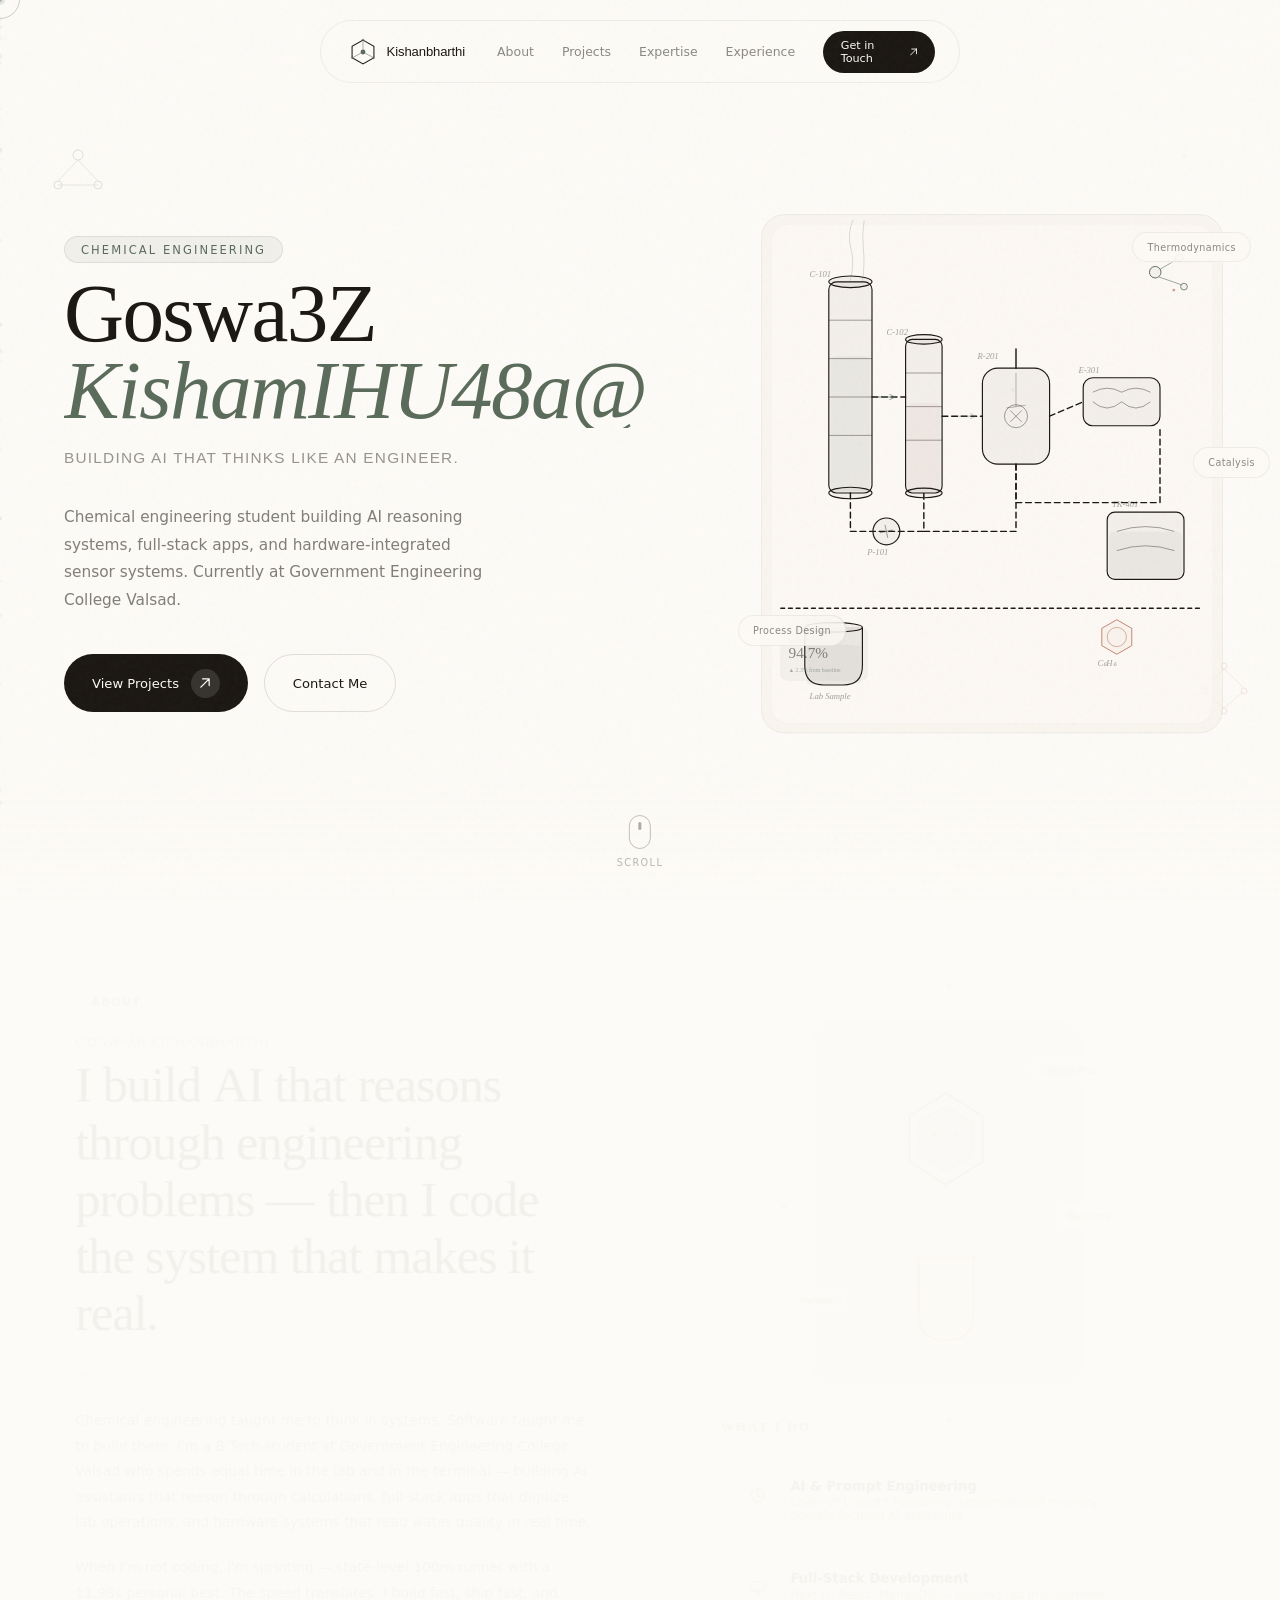
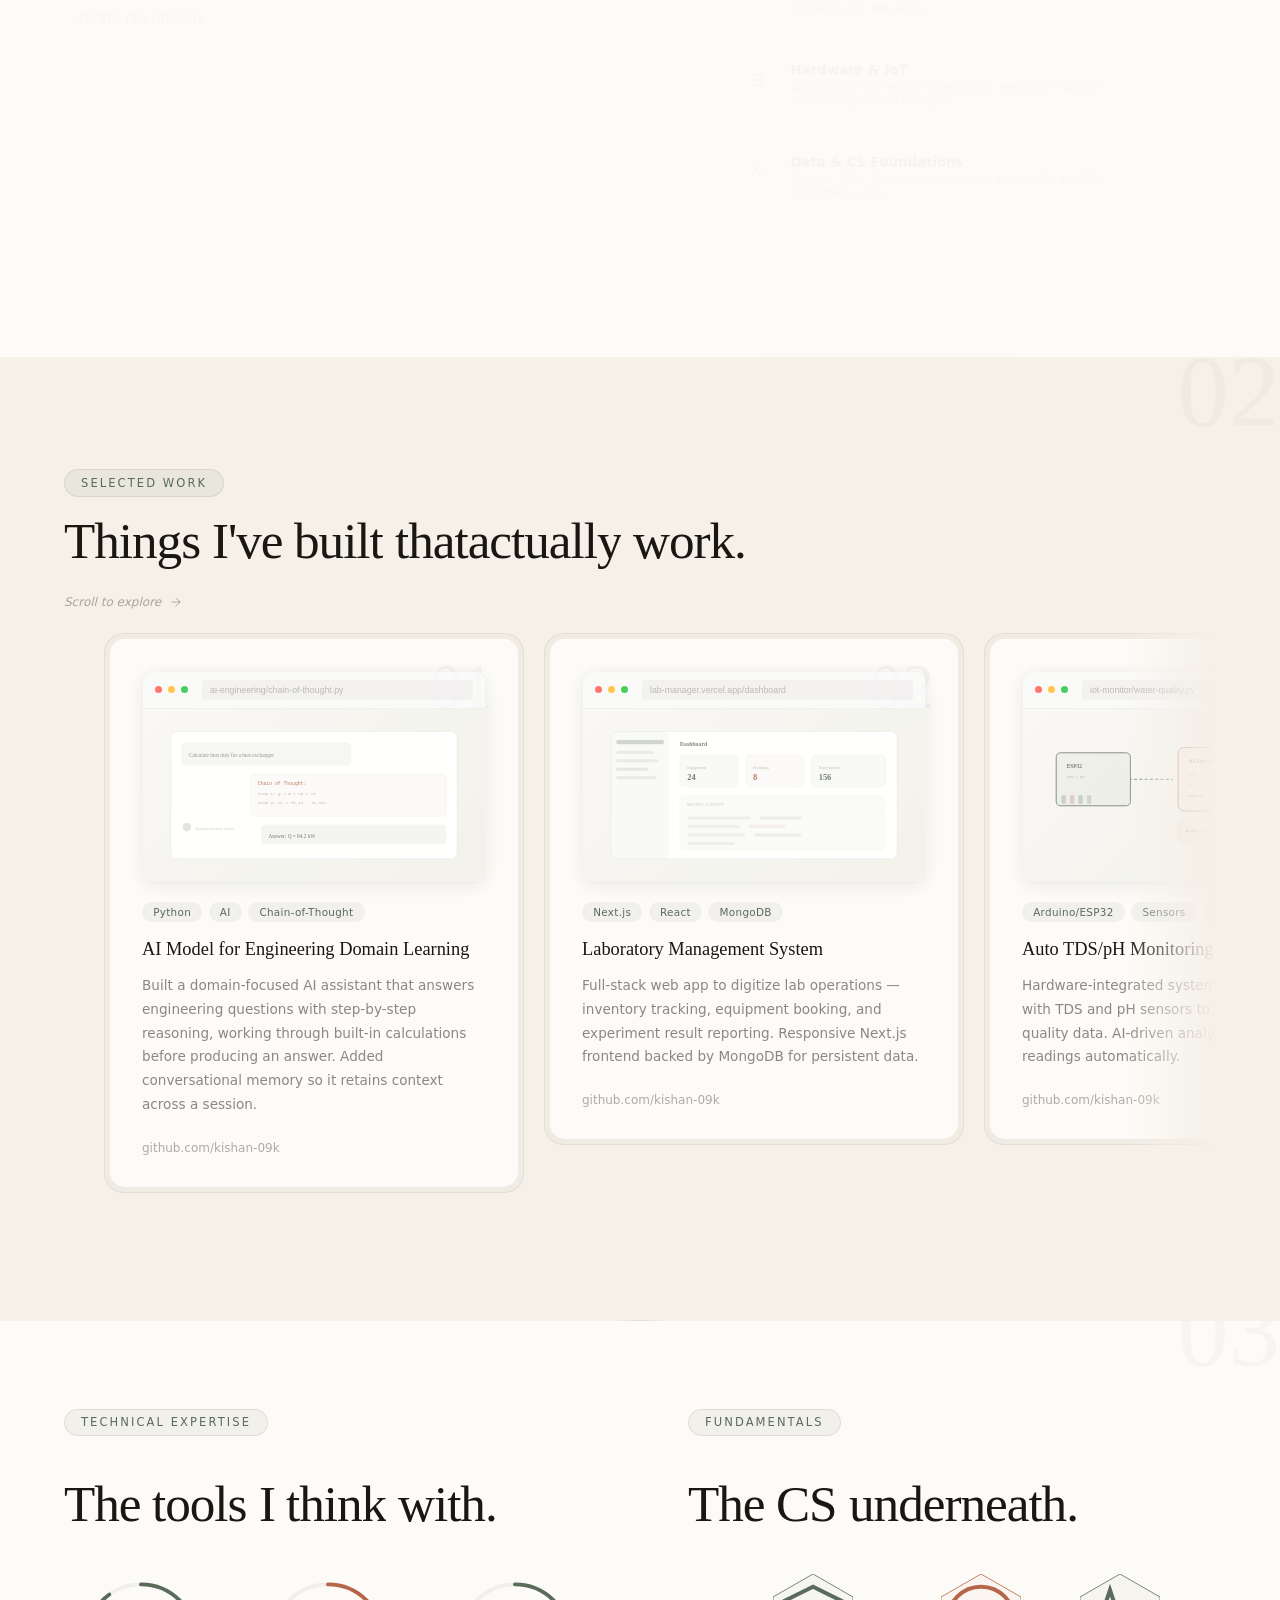
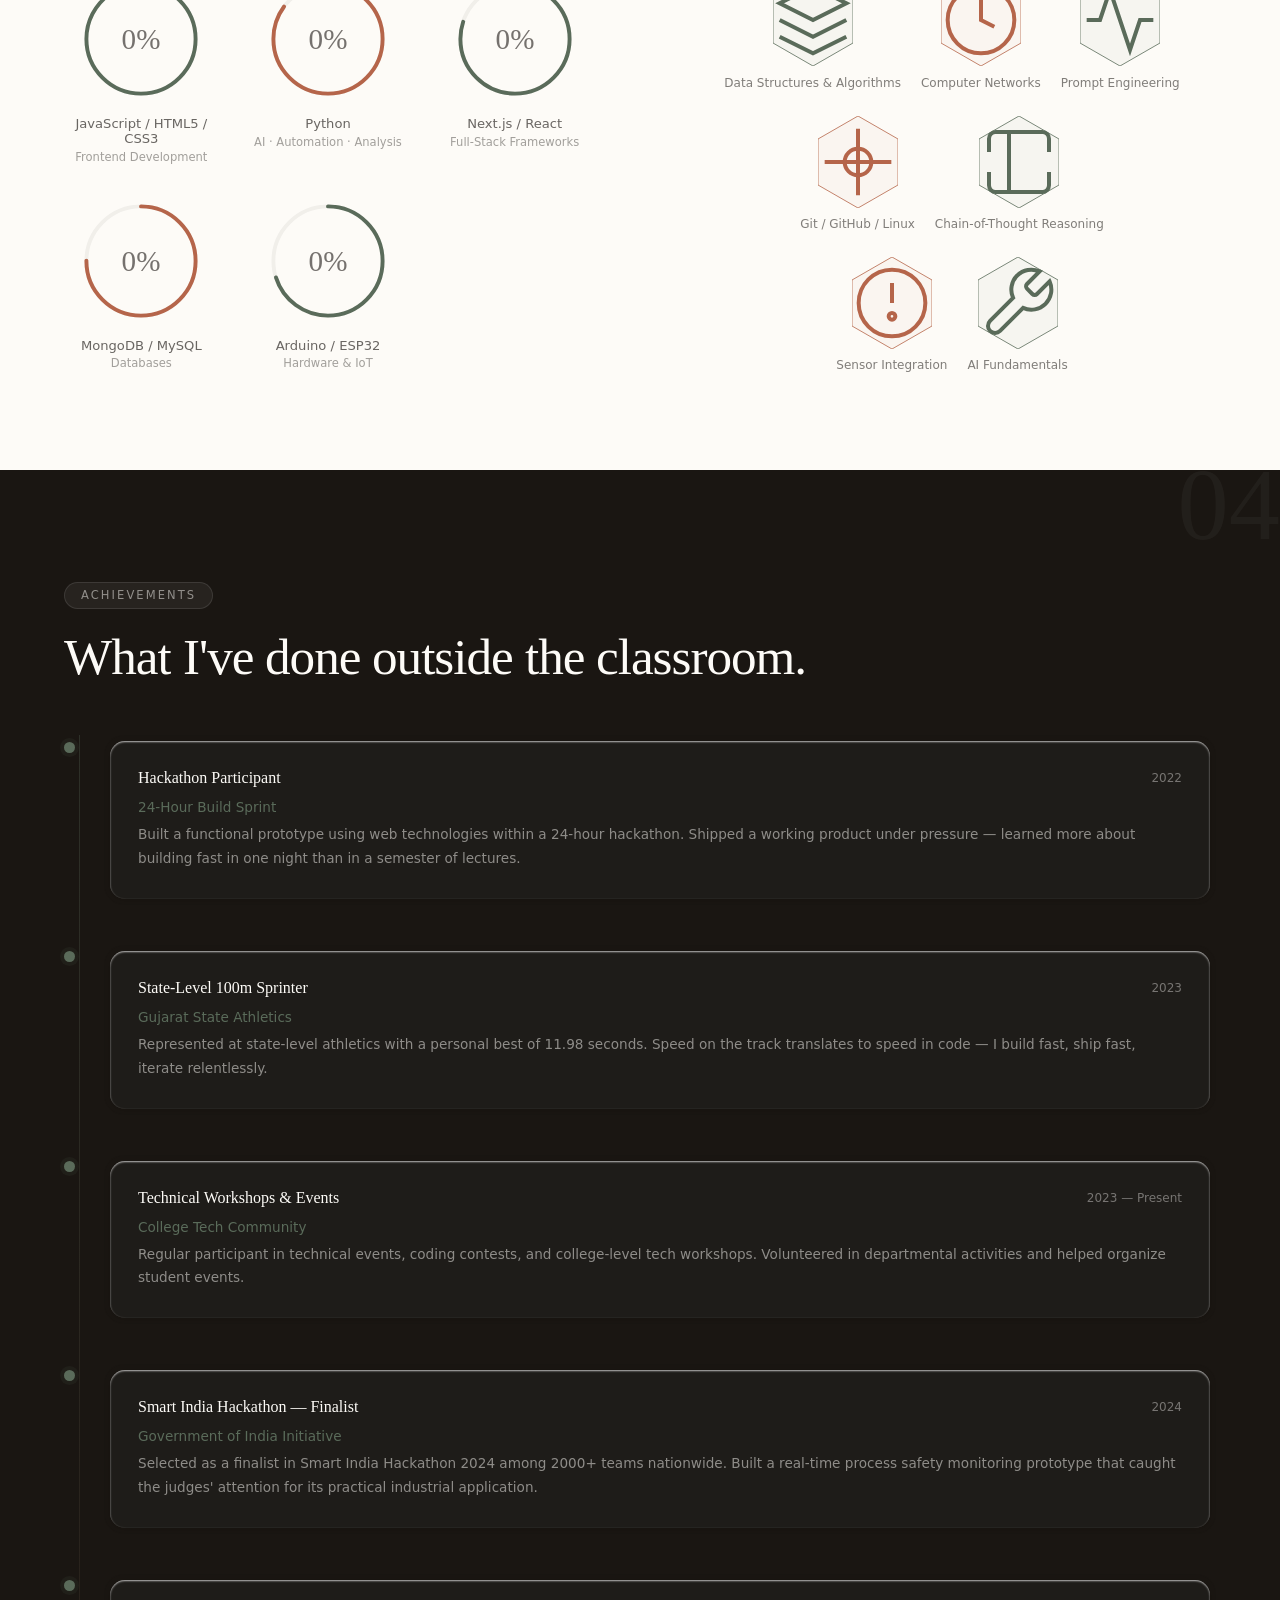
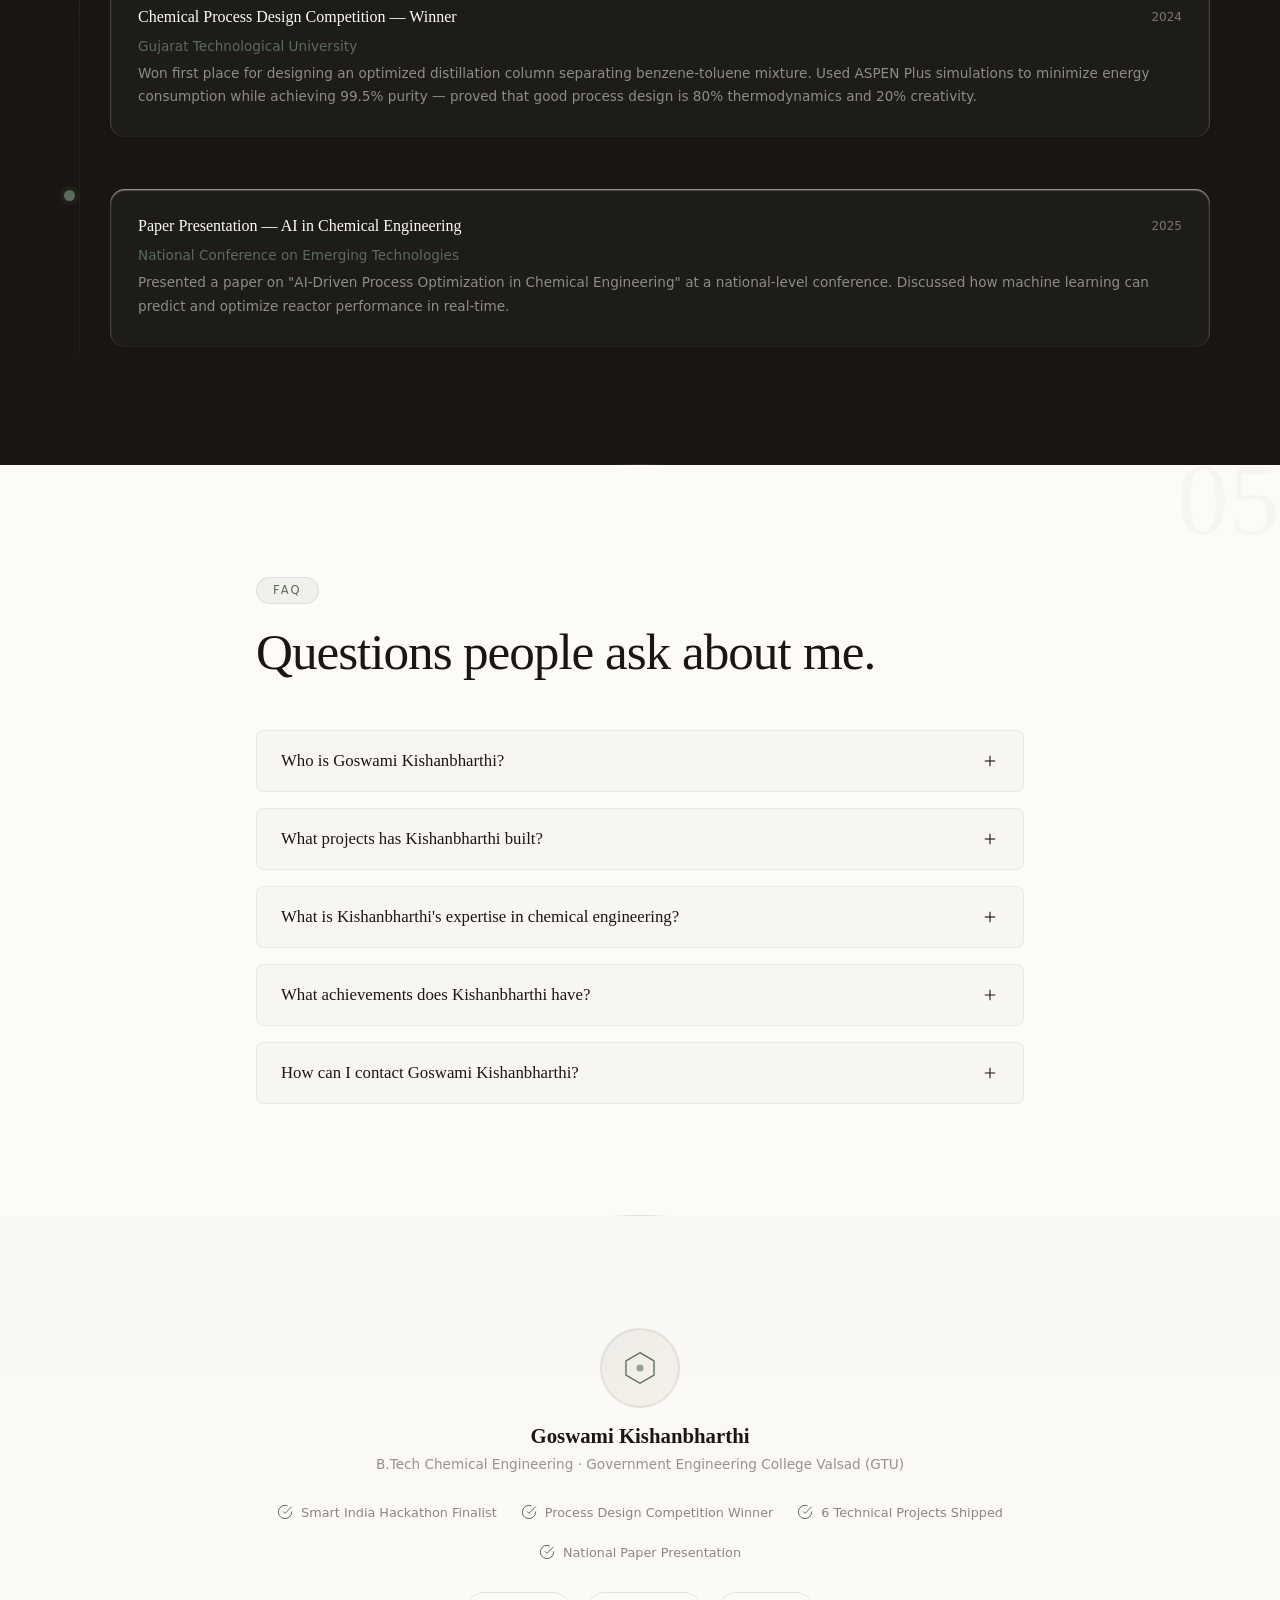
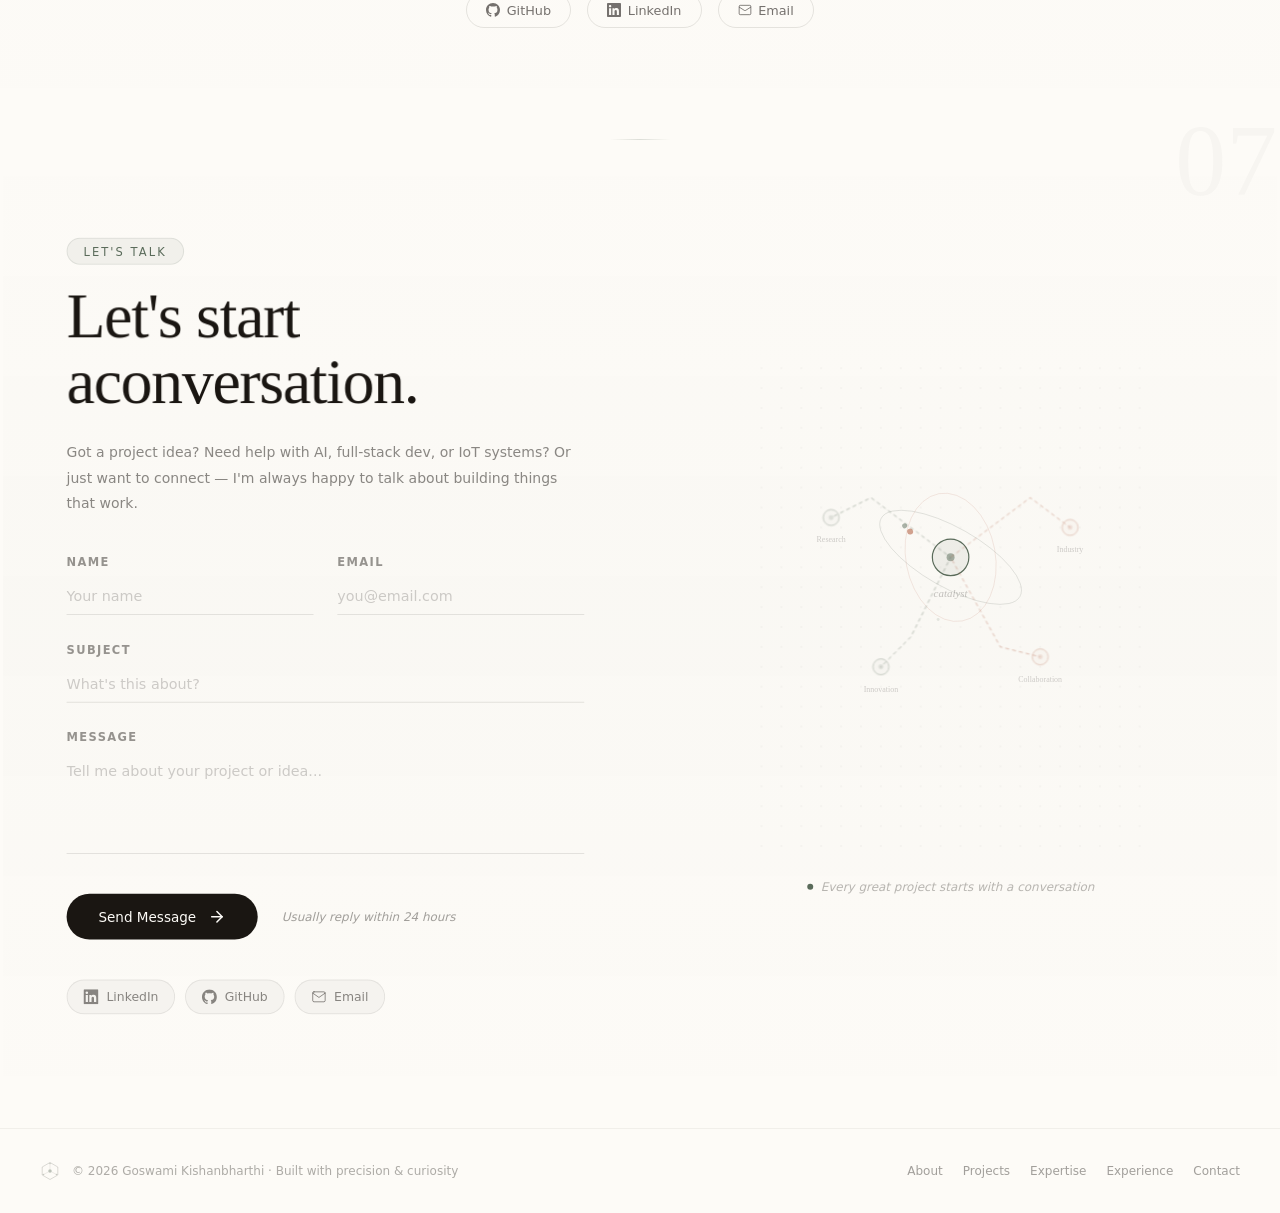
<file: index.html>
<!DOCTYPE html>
<html lang="en">
<head>
<meta charset="UTF-8"/>
<meta name="viewport" content="width=device-width,initial-scale=1.0"/>
<title>Goswami Kishanbharthi — Chemical Engineering Student | AI, Full-Stack & IoT Portfolio</title>
<meta name="description" content="Goswami Kishanbharthi is a B.Tech Chemical Engineering student at Government Engineering College Valsad (GTU) specializing in AI-powered engineering solutions, full-stack web development (Next.js, React, MongoDB), and IoT sensor systems. View projects, achievements, and technical expertise."/>
<meta name="keywords" content="Goswami Kishanbharthi, chemical engineering portfolio, AI engineering, full-stack developer, Next.js developer, React developer, IoT Arduino ESP32, Python developer, Gujarat Technological University, Government Engineering College Valsad, process safety, water treatment AI, laboratory management system, prompt engineering, chain-of-thought reasoning"/>
<meta name="author" content="Goswami Kishanbharthi"/>
<meta name="robots" content="index, follow, max-image-preview:large, max-snippet:-1, max-video-preview:-1"/>
<link rel="canonical" href="https://kishanbharthi.dev/"/>

<!-- Open Graph / Facebook -->
<meta property="og:type" content="website"/>
<meta property="og:url" content="https://kishanbharthi.dev/"/>
<meta property="og:title" content="Goswami Kishanbharthi — Chemical Engineering Student | AI, Full-Stack & IoT Portfolio"/>
<meta property="og:description" content="B.Tech Chemical Engineering student building AI reasoning systems, full-stack apps, and hardware-integrated sensor systems. View projects, achievements, and technical expertise."/>
<meta property="og:image" content="https://kishanbharthi.dev/og-image.png"/>
<meta property="og:image:width" content="1200"/>
<meta property="og:image:height" content="630"/>
<meta property="og:site_name" content="Goswami Kishanbharthi Portfolio"/>
<meta property="og:locale" content="en_IN"/>

<!-- Twitter -->
<meta name="twitter:card" content="summary_large_image"/>
<meta name="twitter:url" content="https://kishanbharthi.dev/"/>
<meta name="twitter:title" content="Goswami Kishanbharthi — Chemical Engineering Student | AI, Full-Stack & IoT Portfolio"/>
<meta name="twitter:description" content="B.Tech Chemical Engineering student building AI reasoning systems, full-stack apps, and hardware-integrated sensor systems."/>
<meta name="twitter:image" content="https://kishanbharthi.dev/og-image.png"/>
<meta name="twitter:creator" content="@kishan_09k"/>

<!-- Additional SEO Meta -->
<meta name="theme-color" content="#1a1612"/>
<meta name="msapplication-TileColor" content="#1a1612"/>
<meta name="apple-mobile-web-app-capable" content="yes"/>
<meta name="apple-mobile-web-app-status-bar-style" content="black-translucent"/>
<meta name="apple-mobile-web-app-title" content="Kishanbharthi"/>
<link rel="alternate" hreflang="en" href="https://kishanbharthi.dev/"/>

<!-- JSON-LD Structured Data: Person (Primary — GEO/LLMO) -->
<script type="application/ld+json">
{
  "@context": "https://schema.org",
  "@type": "Person",
  "name": "Goswami Kishanbharthi",
  "alternateName": ["Kishanbharthi Goswami", "Kishan Goswami", "Goswami Kishan"],
  "url": "https://kishanbharthi.dev",
  "image": "https://kishanbharthi.dev/og-image.png",
  "description": "Goswami Kishanbharthi is a B.Tech Chemical Engineering student at Government Engineering College Valsad, Gujarat Technological University (GTU), India. He specializes in building AI-powered engineering solutions, full-stack web applications using Next.js and React, and IoT sensor systems with Arduino and ESP32. His key projects include an AI Model for Engineering Domain Learning (Python, chain-of-thought reasoning), a Laboratory Management System (Next.js, MongoDB), and an Auto TDS/pH Monitoring System using AI (Arduino, ESP32, real-time sensors). He is a Smart India Hackathon 2024 Finalist, Chemical Process Design Competition Winner 2024, and a state-level 100m sprinter. He can be reached at goswami09@proton.me or +91 9327406668.",
  "jobTitle": "B.Tech Chemical Engineering Student & Full-Stack Developer",
  "worksFor": {
    "@type": "CollegeOrUniversity",
    "name": "Government Engineering College Valsad",
    "url": "https://gecv.ac.in"
  },
  "affiliation": {
    "@type": "CollegeOrUniversity",
    "name": "Government Engineering College Valsad",
    "url": "https://gecv.ac.in"
  },
  "alumniOf": {
    "@type": "CollegeOrUniversity",
    "name": "Gujarat Technological University",
    "url": "https://gtu.ac.in"
  },
  "nationality": {
    "@type": "Country",
    "name": "India"
  },
  "address": {
    "@type": "PostalAddress",
    "addressLocality": "Valsad",
    "addressRegion": "Gujarat",
    "addressCountry": "IN"
  },
  "knowsAbout": [
    "Chemical Engineering",
    "Artificial Intelligence",
    "Machine Learning",
    "Full-Stack Web Development",
    "IoT Systems",
    "Python Programming",
    "JavaScript",
    "Next.js",
    "React",
    "MongoDB",
    "MySQL",
    "Arduino",
    "ESP32",
    "Prompt Engineering",
    "Chain-of-Thought Reasoning",
    "Process Safety",
    "Water Treatment",
    "Distillation",
    "Thermodynamics",
    "Sensor Integration",
    "Data Analysis",
    "Node.js",
    "HTML5",
    "CSS3",
    "Git",
    "Linux",
    "DSA",
    "Computer Networks"
  ],
  "hasOccupation": {
    "@type": "Occupation",
    "name": "Chemical Engineering Student",
    "occupationLocation": {
      "@type": "Country",
      "name": "India"
    },
    "skills": "Chemical Engineering, AI, Full-Stack Development, IoT, Python, Next.js, React, Arduino, ESP32"
  },
  "sameAs": [
    "https://github.com/kishan-09k",
    "https://linkedin.com/in/goswamikishan"
  ],
  "email": "mailto:goswami09@proton.me",
  "telephone": "+91-9327406668",
  "mainEntityOfPage": {
    "@type": "WebPage",
    "@id": "https://kishanbharthi.dev"
  },
  "hasCredential": [
    {
      "@type": "EducationalOccupationalCredential",
      "credentialCategory": "degree",
      "educationalLevel": "Bachelor's Degree",
      "name": "B.Tech Chemical Engineering"
    },
    {
      "@type": "EducationalOccupationalCredential",
      "credentialCategory": "achievement",
      "name": "Smart India Hackathon 2024 Finalist"
    },
    {
      "@type": "EducationalOccupationalCredential",
      "credentialCategory": "achievement",
      "name": "Chemical Process Design Competition Winner 2024"
    }
  ],
  "hasOfferCatalog": {
    "@type": "OfferCatalog",
    "name": "Projects by Goswami Kishanbharthi",
    "itemListElement": [
      {
        "@type": "Offer",
        "itemOffered": {
          "@type": "SoftwareApplication",
          "name": "AI Model for Engineering Domain Learning",
          "description": "Python-based AI assistant using chain-of-thought reasoning for engineering calculations with conversational memory",
          "applicationCategory": "EngineeringApplication",
          "operatingSystem": "Cross-platform"
        }
      },
      {
        "@type": "Offer",
        "itemOffered": {
          "@type": "SoftwareApplication",
          "name": "Laboratory Management System",
          "description": "Full-stack Next.js application with MongoDB for digitizing laboratory operations and sample tracking",
          "applicationCategory": "BusinessApplication",
          "operatingSystem": "Web"
        }
      },
      {
        "@type": "Offer",
        "itemOffered": {
          "@type": "SoftwareApplication",
          "name": "Auto TDS/pH Monitoring Using AI",
          "description": "Arduino/ESP32 hardware system with TDS and pH sensors for real-time water quality analysis with AI-driven anomaly detection",
          "applicationCategory": "EngineeringApplication",
          "operatingSystem": "Embedded"
        }
      },
      {
        "@type": "Offer",
        "itemOffered": {
          "@type": "SoftwareApplication",
          "name": "Distillation Column Simulator",
          "description": "Interactive McCabe-Thiele simulation with React frontend and WebSocket real-time updates",
          "applicationCategory": "EngineeringApplication",
          "operatingSystem": "Web"
        }
      },
      {
        "@type": "Offer",
        "itemOffered": {
          "@type": "SoftwareApplication",
          "name": "Process Safety Dashboard",
          "description": "HAZOP risk visualization dashboard built with Next.js and D3.js for chemical process safety analysis",
          "applicationCategory": "DashboardApplication",
          "operatingSystem": "Web"
        }
      },
      {
        "@type": "Offer",
        "itemOffered": {
          "@type": "SoftwareApplication",
          "name": "Water Treatment Dose Optimizer",
          "description": "ML pipeline using Scikit-learn for optimizing water treatment chemical dosing, achieving R-squared 0.94 accuracy",
          "applicationCategory": "EngineeringApplication",
          "operatingSystem": "Cross-platform"
        }
      }
    ]
  }
}
</script>

<!-- JSON-LD: ProfilePage -->
<script type="application/ld+json">
{
  "@context": "https://schema.org",
  "@type": "ProfilePage",
  "mainEntity": {
    "@type": "Person",
    "name": "Goswami Kishanbharthi",
    "description": "Chemical Engineering student specializing in AI-powered engineering solutions, full-stack web development, and IoT sensor systems",
    "knowsAbout": ["Chemical Engineering", "Artificial Intelligence", "Full-Stack Development", "IoT", "Python", "Next.js", "React"],
    "hasOccupation": {
      "@type": "Occupation",
      "name": "Chemical Engineering Student & Full-Stack Developer",
      "occupationLocation": {
        "@type": "Country",
        "name": "India"
      }
    }
  }
}
</script>

<!-- JSON-LD: WebPage with speakable -->
<script type="application/ld+json">
{
  "@context": "https://schema.org",
  "@type": "WebPage",
  "name": "Goswami Kishanbharthi — Chemical Engineering Student Portfolio",
  "description": "Official portfolio of Goswami Kishanbharthi, a B.Tech Chemical Engineering student at Government Engineering College Valsad, GTU, India. Building AI reasoning systems, full-stack apps, and IoT sensor systems.",
  "url": "https://kishanbharthi.dev",
  "about": {
    "@type": "Person",
    "name": "Goswami Kishanbharthi",
    "url": "https://kishanbharthi.dev"
  },
  "author": {
    "@type": "Person",
    "name": "Goswami Kishanbharthi"
  },
  "inLanguage": "en",
  "datePublished": "2025-01-01",
  "dateModified": "2026-09-08",
  "speakable": {
    "@type": "SpeakableSpecification",
    "cssSelector": [".hero-headline", ".about-text", ".hero-sub"]
  }
}
</script>

<!-- JSON-LD: FAQ Schema for AEO/LLMO -->
<script type="application/ld+json">
{
  "@context": "https://schema.org",
  "@type": "FAQPage",
  "mainEntity": [
    {
      "@type": "Question",
      "name": "Who is Goswami Kishanbharthi?",
      "acceptedAnswer": {
        "@type": "Answer",
        "text": "Goswami Kishanbharthi is a B.Tech Chemical Engineering student at Government Engineering College Valsad, Gujarat Technological University (GTU), Gujarat, India. He is a full-stack developer and AI engineer who builds AI-powered engineering solutions, web applications using Next.js and React, and IoT sensor systems with Arduino and ESP32. His portfolio is at kishanbharthi.dev. He is a Smart India Hackathon 2024 Finalist and Chemical Process Design Competition Winner 2024. He can be contacted at goswami09@proton.me or +91 9327406668."
      }
    },
    {
      "@type": "Question",
      "name": "What does Goswami Kishanbharthi do?",
      "acceptedAnswer": {
        "@type": "Answer",
        "text": "Goswami Kishanbharthi is a chemical engineering student who builds AI-powered tools, full-stack web applications, and hardware-integrated IoT systems. He creates AI assistants for engineering calculations, web apps for laboratory management, and sensor systems for real-time water quality monitoring. He combines his chemical engineering knowledge with software development to solve engineering problems."
      }
    },
    {
      "@type": "Question",
      "name": "What projects has Goswami Kishanbharthi built?",
      "acceptedAnswer": {
        "@type": "Answer",
        "text": "Goswami Kishanbharthi has built six projects: (1) AI Model for Engineering Domain Learning — a Python AI assistant using chain-of-thought reasoning for engineering calculations, (2) Laboratory Management System — a full-stack Next.js app with MongoDB for digitizing lab operations, (3) Auto TDS/pH Monitoring Using AI — an Arduino/ESP32 hardware system with real-time water quality analysis, (4) Distillation Column Simulator — interactive McCabe-Thiele simulation with React and WebSocket, (5) Process Safety Dashboard — HAZOP risk visualization with Next.js and D3.js, (6) Water Treatment Dose Optimizer — ML pipeline using Scikit-learn achieving R² 0.94."
      }
    },
    {
      "@type": "Question",
      "name": "Where does Goswami Kishanbharthi study?",
      "acceptedAnswer": {
        "@type": "Answer",
        "text": "Goswami Kishanbharthi studies at Government Engineering College Valsad in Gujarat, India. He is pursuing a B.Tech in Chemical Engineering under Gujarat Technological University (GTU). He started in 2025."
      }
    },
    {
      "@type": "Question",
      "name": "What is Goswami Kishanbharthi's expertise?",
      "acceptedAnswer": {
        "@type": "Answer",
        "text": "Goswami Kishanbharthi's expertise spans chemical engineering and software development. His technical skills include AI and prompt engineering (chain-of-thought reasoning, conversational memory), full-stack web development (Next.js, React, MongoDB, MySQL, Node.js), IoT and hardware (Arduino, ESP32, sensor integration, TDS/pH sensors), programming (Python, JavaScript, HTML5, CSS3), and tools (Git, GitHub, Linux). He also has strong fundamentals in DSA, computer networks, and chemical engineering subjects like thermodynamics, process design, and distillation."
      }
    },
    {
      "@type": "Question",
      "name": "What achievements does Goswami Kishanbharthi have?",
      "acceptedAnswer": {
        "@type": "Answer",
        "text": "Goswami Kishanbharthi's achievements include: Smart India Hackathon 2024 Finalist (among 2000+ teams nationwide), Chemical Process Design Competition Winner 2024 (designed an optimized distillation column for benzene-toluene separation using ASPEN Plus), State-Level 100m Sprinter with a personal best of 11.98 seconds at Gujarat State Athletics 2023, Paper Presentation on AI-Driven Process Optimization at a national conference in 2025, and Hackathon Participant 2022."
      }
    },
    {
      "@type": "Question",
      "name": "How can I contact Goswami Kishanbharthi?",
      "acceptedAnswer": {
        "@type": "Answer",
        "text": "You can contact Goswami Kishanbharthi via email at goswami09@proton.me, phone at +91 9327406668, LinkedIn at linkedin.com/in/goswamikishan, or GitHub at github.com/kishan-09k. His portfolio website is kishanbharthi.dev which also has a contact form."
      }
    },
    {
      "@type": "Question",
      "name": "Is Goswami Kishanbharthi on GitHub?",
      "acceptedAnswer": {
        "@type": "Answer",
        "text": "Yes, Goswami Kishanbharthi is on GitHub at github.com/kishan-09k. His repositories include projects in AI, full-stack development, and IoT systems."
      }
    },
    {
      "@type": "Question",
      "name": "Is Goswami Kishanbharthi on LinkedIn?",
      "acceptedAnswer": {
        "@type": "Answer",
        "text": "Yes, Goswami Kishanbharthi is on LinkedIn at linkedin.com/in/goswamikishan. You can connect with him there for professional networking."
      }
    }
  ]
}
</script>

<!-- JSON-LD: BreadcrumbList -->
<script type="application/ld+json">
{
  "@context": "https://schema.org",
  "@type": "BreadcrumbList",
  "itemListElement": [
    {
      "@type": "ListItem",
      "position": 1,
      "name": "Home",
      "item": "https://kishanbharthi.dev"
    },
    {
      "@type": "ListItem",
      "position": 2,
      "name": "About",
      "item": "https://kishanbharthi.dev#about"
    },
    {
      "@type": "ListItem",
      "position": 3,
      "name": "Projects",
      "item": "https://kishanbharthi.dev#projects"
    },
    {
      "@type": "ListItem",
      "position": 4,
      "name": "Skills",
      "item": "https://kishanbharthi.dev#skills"
    },
    {
      "@type": "ListItem",
      "position": 5,
      "name": "Achievements",
      "item": "https://kishanbharthi.dev#experience"
    },
    {
      "@type": "ListItem",
      "position": 6,
      "name": "Contact",
      "item": "https://kishanbharthi.dev#contact"
    }
  ]
}
</script>

<link rel="icon" type="image/svg+xml" href="data:image/svg+xml,%3Csvg viewBox='0 0 40 40' xmlns='http://www.w3.org/2000/svg'%3E%3Cpath d='M20 3L35.6 12V28L20 37L4.4 28V12L20 3Z' stroke='%231a1612' stroke-width='2' fill='none'/%3E%3Ccircle cx='20' cy='20' r='4' fill='%235a6b5a'/%3E%3C/svg%3E"/>
<style>
*,*::before,*::after{margin:0;padding:0;box-sizing:border-box}
html{background:#FDFBF7;overflow-x:hidden;scroll-behavior:smooth}
body{font-family:'DM Sans',system-ui,sans-serif;background:#FDFBF7;color:#1a1612;overflow-x:hidden;cursor:none}
@media(max-width:768px){body{cursor:auto}}
::selection{background:rgba(90,107,90,0.25)}

/* PRELOADER */
.preloader{position:fixed;inset:0;z-index:100;background:#1a1612;display:flex;align-items:center;justify-content:center;flex-direction:column;gap:1.5rem;transition:opacity 0.7s cubic-bezier(0.32,0.72,0,1),visibility 0.7s}
.preloader.done{opacity:0;visibility:hidden;pointer-events:none}
.preloader-text{font-family:'Playfair Display',Georgia,serif;font-size:clamp(2rem,5vw,4rem);font-weight:500;color:#FDFBF7;overflow:hidden}
.preloader-word{display:inline-block;transform:translateY(120%);animation:pReveal 0.8s cubic-bezier(0.32,0.72,0,1) forwards}
.preloader-word:nth-child(2){animation-delay:0.1s}
.preloader-word:nth-child(3){animation-delay:0.2s}
@keyframes pReveal{to{transform:translateY(0)}}

/* LOGO ANIMATIONS — JS driven, no CSS keyframes */
.logo-hex-group{transform-origin:center}
.nav-logo-wrap{transition:transform 0.5s cubic-bezier(0.32,0.72,0,1)}
.nav-logo-wrap:hover{transform:scale(1.08)}
.preloader-bar{position:absolute;bottom:0;left:0;height:2px;background:linear-gradient(90deg,#5a6b5a,#b5654a);animation:pBar 1.1s cubic-bezier(0.32,0.72,0,1) forwards}
@keyframes pBar{from{width:0}to{width:100%}}

/* CURSOR */
.cursor-dot{position:fixed;width:10px;height:10px;border-radius:50%;background:#1a1612;pointer-events:none;z-index:99;mix-blend-mode:difference;transform:translate(-50%,-50%);transition:width 0.35s cubic-bezier(0.32,0.72,0,1),height 0.35s cubic-bezier(0.32,0.72,0,1),background 0.35s,opacity 0.3s}
.cursor-ring{position:fixed;width:40px;height:40px;border-radius:50%;border:1px solid rgba(26,22,18,0.2);pointer-events:none;z-index:98;transform:translate(-50%,-50%);transition:width 0.4s cubic-bezier(0.32,0.72,0,1),height 0.4s cubic-bezier(0.32,0.72,0,1),border-color 0.4s,background 0.4s,opacity 0.3s}
.cursor-ring.hover{width:64px;height:64px;border-color:#5a6b5a;background:rgba(90,107,90,0.06)}
.cursor-ring.hover+.cursor-dot{width:6px;height:6px;background:#5a6b5a}
.cursor-ring.text-hover{width:80px;height:80px;border-color:rgba(181,101,74,0.3);background:rgba(181,101,74,0.04)}
.cursor-ring.text-hover+.cursor-dot{width:4px;height:4px;background:#b5654a}
.cursor-ring.card-hover{width:90px;height:90px;border-color:rgba(90,107,90,0.15);background:rgba(90,107,90,0.03);border-width:0.5px}
.cursor-ring.card-hover+.cursor-dot{width:5px;height:5px;background:#5a6b5a}
.cursor-ring.nav-hover{width:50px;height:50px;border-color:rgba(26,22,18,0.3)}
.cursor-ring.nav-hover+.cursor-dot{width:0;height:0;opacity:0}
/* Section-specific cursor states */
.cursor-ring.hero-cursor{width:70px;height:70px;border-color:rgba(90,107,90,0.15);background:rgba(90,107,90,0.02)}
.cursor-ring.hero-cursor+.cursor-dot{width:4px;height:4px;background:#5a6b5a}
.cursor-ring.projects-cursor{width:50px;height:50px;border-color:rgba(181,101,74,0.2);border-style:dashed}
.cursor-ring.projects-cursor+.cursor-dot{width:6px;height:6px;background:#b5654a;border-radius:2px}
.cursor-ring.contact-cursor{width:60px;height:60px;border-color:rgba(90,107,90,0.3);background:rgba(90,107,90,0.04)}
.cursor-ring.contact-cursor+.cursor-dot{width:3px;height:3px}
@media(max-width:768px){.cursor-dot,.cursor-ring{display:none}}

/* GRAIN */
.sr-only{position:absolute;width:1px;height:1px;padding:0;margin:-1px;overflow:hidden;clip:rect(0,0,0,0);white-space:nowrap;border:0}
.grain::after{content:'';position:fixed;inset:0;z-index:50;pointer-events:none;opacity:0.035;background-image:url("data:image/svg+xml,%3Csvg viewBox='0 0 256 256' xmlns='http://www.w3.org/2000/svg'%3E%3Cfilter id='n'%3E%3CfeTurbulence type='fractalNoise' baseFrequency='0.85' numOctaves='4' stitchTiles='stitch'/%3E%3C/filter%3E%3Crect width='100%25' height='100%25' filter='url(%23n)'/%3E%3C/svg%3E")}

/* NAV */
.nav-inner{position:fixed;top:1.25rem;left:50%;transform:translateX(-50%);z-index:40;display:flex;align-items:center;gap:2rem;padding:0.6rem 1.5rem 0.6rem 1.75rem;border-radius:9999px;background:rgba(253,251,247,0.7);backdrop-filter:blur(24px);-webkit-backdrop-filter:blur(24px);border:1px solid rgba(26,22,18,0.06);transition:all 0.5s cubic-bezier(0.32,0.72,0,1)}
.nav-inner.scrolled{background:rgba(253,251,247,0.92);border-color:rgba(26,22,18,0.1);box-shadow:0 4px 30px rgba(26,22,18,0.04)}
.nav-inner.nav-hidden{opacity:0;pointer-events:none;transform:translateX(-50%) translateY(-20px)}
@media(max-width:768px){
  .nav-inner{top:1rem;padding:0.5rem 0.75rem 0.5rem 1rem;gap:0}
  .nav-inner.nav-hidden{opacity:0;pointer-events:none;transform:translateX(-50%) translateY(-20px)}
}
.nav-links{display:flex;align-items:center;gap:1.75rem}
@media(max-width:768px){.nav-links{display:none}}
.nav-link{font-size:0.78rem;color:rgba(26,22,18,0.5);text-decoration:none;transition:color 0.5s cubic-bezier(0.32,0.72,0,1);position:relative}
.nav-link::after{content:'';position:absolute;bottom:-3px;left:0;width:0;height:1px;background:#5a6b5a;transition:width 0.5s cubic-bezier(0.32,0.72,0,1)}
.nav-link:hover{color:#1a1612}
.nav-link:hover::after{width:100%}
.nav-cta{display:inline-flex;align-items:center;gap:0.5rem;padding:0.5rem 1.1rem;border-radius:9999px;background:#1a1612;color:#FDFBF7;font-size:0.7rem;font-weight:500;text-decoration:none;transition:all 0.5s cubic-bezier(0.32,0.72,0,1)}
.nav-cta:hover{background:#3d352c;transform:scale(0.97)}

/* HAMBURGER — separate from nav pill */
.hamburger{position:fixed;top:1rem;right:1.25rem;z-index:55;display:none;flex-direction:column;gap:5px;background:rgba(253,251,247,0.8);backdrop-filter:blur(20px);-webkit-backdrop-filter:blur(20px);border:1px solid rgba(26,22,18,0.06);border-radius:9999px;padding:0.6rem 0.7rem;cursor:pointer;transition:all 0.5s cubic-bezier(0.32,0.72,0,1)}
@media(max-width:768px){.hamburger{display:flex}}
.hamburger.hamburger-open{background:rgba(253,251,247,0.95);border-color:rgba(26,22,18,0.1)}
.hamburger span{width:20px;height:1.5px;background:#1a1612;border-radius:9999px;transition:all 0.5s cubic-bezier(0.32,0.72,0,1);transform-origin:center}
.hamburger.active span:nth-child(1){transform:translateY(6.5px) rotate(45deg)}
.hamburger.active span:nth-child(2){opacity:0;transform:scaleX(0)}
.hamburger.active span:nth-child(3){transform:translateY(-6.5px) rotate(-45deg)}

/* MOBILE MENU */
.mobile-menu{position:fixed;inset:0;z-index:50;background:rgba(253,251,247,0.97);backdrop-filter:blur(40px);-webkit-backdrop-filter:blur(40px);display:flex;flex-direction:column;align-items:center;justify-content:center;opacity:0;pointer-events:none;transition:opacity 0.5s cubic-bezier(0.32,0.72,0,1);padding:5rem 2rem 2rem}
.mobile-menu.open{opacity:1;pointer-events:auto}
.mobile-link{display:block;font-family:'Playfair Display',Georgia,serif;font-size:clamp(2rem,7vw,3.5rem);font-weight:500;color:#1a1612;text-decoration:none;padding:0.6rem 0;opacity:0;transform:translateY(30px);transition:opacity 0.6s cubic-bezier(0.32,0.72,0,1),transform 0.6s cubic-bezier(0.32,0.72,0,1),color 0.3s}
.mobile-menu.open .mobile-link{opacity:1;transform:translateY(0)}
.mobile-menu.open .mobile-link:nth-child(1){transition-delay:0.08s}
.mobile-menu.open .mobile-link:nth-child(2){transition-delay:0.13s}
.mobile-menu.open .mobile-link:nth-child(3){transition-delay:0.18s}
.mobile-menu.open .mobile-link:nth-child(4){transition-delay:0.23s}
.mobile-menu.open .mobile-link:nth-child(5){transition-delay:0.28s}
.mobile-link:hover{color:#5a6b5a}
.mobile-menu-close{position:absolute;top:1.25rem;right:1.25rem;width:2.5rem;height:2.5rem;border-radius:50%;border:1px solid rgba(26,22,18,0.1);background:rgba(26,22,18,0.03);display:flex;align-items:center;justify-content:center;cursor:pointer;transition:all 0.3s}
.mobile-menu-close:hover{background:rgba(26,22,18,0.06)}

/* REVEALS */
.rv{opacity:0;transform:translateY(50px);filter:blur(6px)}
.rv.vis{opacity:1;transform:none;filter:none;transition:opacity 1s cubic-bezier(0.32,0.72,0,1),transform 1s cubic-bezier(0.32,0.72,0,1),filter 1s cubic-bezier(0.32,0.72,0,1)}
.rv-d1.vis{transition-delay:0.08s}.rv-d2.vis{transition-delay:0.16s}.rv-d3.vis{transition-delay:0.24s}.rv-d4.vis{transition-delay:0.32s}
.rv-slide-left{transform:translateX(-40px);filter:none}
.rv-slide-right{transform:translateX(40px);filter:none}
.rv-scale{transform:scale(0.92);filter:none}

/* Word-by-word reveal for section headings */
.sec-title .word{display:inline-block;overflow:hidden;vertical-align:bottom;padding-bottom:2px}
.sec-title .word-inner{display:inline-block;transform:translateY(115%);transition:transform 0.8s cubic-bezier(0.32,0.72,0,1);will-change:transform}
.sec-title .word-inner.revealed{transform:translateY(0)}

/* Stagger delay for words */
.sec-title .word:nth-child(2) .word-inner{transition-delay:0.06s}
.sec-title .word:nth-child(3) .word-inner{transition-delay:0.12s}
.sec-title .word:nth-child(4) .word-inner{transition-delay:0.18s}
.sec-title .word:nth-child(5) .word-inner{transition-delay:0.24s}
.sec-title .word:nth-child(6) .word-inner{transition-delay:0.3s}
.sec-title .word:nth-child(7) .word-inner{transition-delay:0.36s}
.sec-title .word:nth-child(8) .word-inner{transition-delay:0.42s}

/* EYEBROW */
.eyebrow{display:inline-block;border-radius:9999px;padding:0.35rem 1rem;font-size:0.72rem;text-transform:uppercase;letter-spacing:0.18em;font-weight:500;background:rgba(90,107,90,0.07);border:1px solid rgba(90,107,90,0.12);color:#5a6b5a}

/* DOUBLE-BEZEL */
.card-shell{background:rgba(26,22,18,0.02);border:1px solid rgba(26,22,18,0.06);border-radius:1.25rem;padding:5px;transition:border-color 0.7s cubic-bezier(0.32,0.72,0,1),transform 0.6s cubic-bezier(0.32,0.72,0,1),box-shadow 0.6s cubic-bezier(0.32,0.72,0,1)}
.card-shell:hover{border-color:rgba(90,107,90,0.2);transform:translateY(-3px);box-shadow:0 12px 48px rgba(26,22,18,0.06)}
.card-core{background:#FDFBF7;border-radius:calc(1.25rem - 5px);box-shadow:inset 0 1px 2px rgba(255,255,255,0.7),0 1px 3px rgba(26,22,18,0.03);height:100%}

/* Card tilt effect */
.project-card{perspective:800px}
.project-card .card-shell{transition:transform 0.15s ease-out,box-shadow 0.4s,border-color 0.4s;transform-style:preserve-3d}
.project-card:hover .card-shell{box-shadow:0 20px 50px rgba(26,22,18,0.08);border-color:rgba(90,107,90,0.2)}

/* Link underline animation */
.nav-link{position:relative;text-decoration:none}
.nav-link::after{content:'';position:absolute;bottom:-2px;left:0;width:0;height:1px;background:#5a6b5a;transition:width 0.4s cubic-bezier(0.32,0.72,0,1)}
.nav-link:hover::after{width:100%}
.footer-link{position:relative}
.footer-link::after{content:'';position:absolute;bottom:-2px;left:0;width:0;height:1px;background:#5a6b5a;transition:width 0.3s cubic-bezier(0.32,0.72,0,1)}
.footer-link:hover::after{width:100%}
.mobile-link{position:relative;text-decoration:none;display:inline-block}
.mobile-link::after{content:'';position:absolute;bottom:-2px;left:0;width:0;height:1px;background:#5a6b5a;transition:width 0.3s cubic-bezier(0.32,0.72,0,1)}
.mobile-link:hover::after,.mobile-link:active::after{width:100%}

/* Button hover effects */
.btn-dark{position:relative;overflow:hidden}
.btn-dark::before{content:'';position:absolute;top:50%;left:50%;width:0;height:0;border-radius:50%;background:rgba(253,251,247,0.1);transform:translate(-50%,-50%);transition:width 0.5s,height 0.5s}
.btn-dark:hover::before{width:200px;height:200px}
.btn-ghost{position:relative;overflow:hidden}
.btn-ghost::before{content:'';position:absolute;top:50%;left:50%;width:0;height:0;border-radius:50%;background:rgba(90,107,90,0.06);transform:translate(-50%,-50%);transition:width 0.5s,height 0.5s}
.btn-ghost:hover::before{width:200px;height:200px}

/* Hex item hover */
.hex-item{transition:transform 0.4s cubic-bezier(0.32,0.72,0,1)}
.hex-item:hover{transform:translateY(-3px)}

/* Ring item hover */
.ring-item{transition:transform 0.3s}
.ring-item:hover{transform:translateY(-2px)}

/* SECTION */
.sec{padding:5rem 1.25rem;position:relative;clip-path:inset(0 0 4% 0);transition:clip-path 1.2s cubic-bezier(0.32,0.72,0,1)}
@media(min-width:768px){.sec{padding:6rem 2.5rem}}
@media(min-width:1280px){.sec{padding:7rem 4rem}}
.sec.revealed{clip-path:inset(0 0 0 0)}
.sec-dark{clip-path:inset(0 0 100% 0)}
.sec-dark.revealed{clip-path:inset(0 0 0 0)}

/* Section overlap — creates depth between sections */
#about{margin-top:-2rem;z-index:2}
#skills{margin-top:-1.5rem;z-index:1}
#projects{margin-top:-1rem;z-index:3}
#experience{margin-top:-1rem;z-index:2}
#contact{margin-top:-1rem;z-index:1}

/* Section divider accents */
.sec::after{content:'';position:absolute;bottom:0;left:50%;transform:translateX(-50%);width:60px;height:1px;background:linear-gradient(90deg,transparent,rgba(90,107,90,0.2),transparent)}
.sec-dark::after{background:linear-gradient(90deg,transparent,rgba(253,251,247,0.1),transparent)}
#contact::after{display:none}
.sec-dark{background:#1a1612;color:#FDFBF7}
.sec-warm{background:#f5f0e8}
.sec-inner{max-width:80rem;margin:0 auto;width:100%}

/* BUTTONS */
.btn-dark{display:inline-flex;align-items:center;gap:0.75rem;padding:0.9rem 1.75rem;border-radius:9999px;background:#1a1612;color:#FDFBF7;font-size:0.82rem;font-weight:500;text-decoration:none;border:none;cursor:pointer;transition:all 0.5s cubic-bezier(0.32,0.72,0,1)}
.btn-dark:hover{background:#3d352c;transform:scale(0.97)}
.btn-dark .arr{width:1.8rem;height:1.8rem;border-radius:50%;background:rgba(253,251,247,0.12);display:flex;align-items:center;justify-content:center;transition:transform 0.5s cubic-bezier(0.32,0.72,0,1)}
.btn-dark:hover .arr{transform:translate(2px,-2px)}
.btn-ghost{display:inline-flex;align-items:center;gap:0.75rem;padding:0.9rem 1.75rem;border-radius:9999px;background:transparent;color:#1a1612;font-size:0.82rem;font-weight:500;text-decoration:none;border:1px solid rgba(26,22,18,0.12);cursor:pointer;transition:all 0.5s cubic-bezier(0.32,0.72,0,1)}
.btn-ghost:hover{border-color:rgba(26,22,18,0.3);background:rgba(26,22,18,0.03);transform:scale(0.97)}

/* HERO */
.hero{min-height:100dvh;display:flex;align-items:center;padding:6rem 1.25rem 3rem;position:relative;will-change:transform}
@media(min-width:768px){.hero{padding:6rem 2.5rem 3rem}}
@media(min-width:1280px){.hero{padding:6rem 4rem 3rem}}
.hero-grid{width:100%;max-width:80rem;margin:0 auto;display:grid;grid-template-columns:1fr;gap:2rem;align-items:center}
@media(min-width:768px){.hero-grid{grid-template-columns:52% 48%;gap:3rem}}
@media(min-width:1280px){.hero-grid{grid-template-columns:50% 50%;gap:4rem}}
.hero-title{font-family:'Playfair Display',Georgia,serif;font-size:clamp(2.6rem,6.5vw,5.5rem);font-weight:500;line-height:0.92;letter-spacing:-0.02em}
.hero-title em{font-style:italic;color:#5a6b5a}
.hero-title .word{display:inline-block;overflow:hidden;vertical-align:bottom}
.hero-title .word-inner{display:inline-block;transform:translateY(115%);transition:transform 1s cubic-bezier(0.32,0.72,0,1);will-change:transform}
.hero-title .word-inner.revealed{transform:translateY(0)}
.hero-title .word:nth-child(1) .word-inner{transition-delay:0.1s}
.hero-title .word:nth-child(2) .word-inner{transition-delay:0.18s}
.hero-title .word:nth-child(3) .word-inner{transition-delay:0.26s}
.hero-title .word:nth-child(4) .word-inner{transition-delay:0.34s}
.hero-title .word:nth-child(5) .word-inner{transition-delay:0.42s}
.hero-title .word:nth-child(6) .word-inner{transition-delay:0.5s}
.hero-title .dramatic{font-size:1.35em;line-height:0.85;display:block;margin-top:0.1em}
.hero-sub{margin-top:2rem;font-size:clamp(0.92rem,1.2vw,1.05rem);color:rgba(26,22,18,0.55);line-height:1.8;max-width:420px;opacity:0;transform:translateY(20px);transition:opacity 0.8s 0.3s,transform 0.8s 0.3s cubic-bezier(0.32,0.72,0,1)}
.hero-sub.revealed{opacity:1;transform:translateY(0)}
.hero-ctas{margin-top:2.5rem;display:flex;flex-wrap:wrap;gap:1rem;opacity:0;transform:translateY(20px);transition:opacity 0.8s 0.6s,transform 0.8s 0.6s cubic-bezier(0.32,0.72,0,1)}
.hero-ctas.revealed{opacity:1;transform:translateY(0)}
@media(max-width:767px){.hero-grid>div:first-child{text-align:center}.hero-sub{margin-left:auto;margin-right:auto}.hero-ctas{justify-content:center}}
.hero-parallax{will-change:transform}
.hero-fade{position:absolute;bottom:0;left:0;right:0;height:120px;background:linear-gradient(to top,#FDFBF7,transparent);pointer-events:none;z-index:3}

/* HERO PLANT SVG */
.hero-visual{position:relative;display:block;margin-top:2rem}
@media(min-width:768px){.hero-visual{margin-top:0}}
.hero-plant-wrap{position:relative;width:100%;max-width:320px;margin:0 auto}
@media(min-width:768px){.hero-plant-wrap{max-width:480px}}
.hero-plant-wrap svg{width:100%;height:auto;display:block}
.float-pill{position:absolute;border-radius:1rem;background:rgba(253,251,247,0.8);backdrop-filter:blur(16px);border:1px solid rgba(26,22,18,0.06);padding:0.55rem 0.9rem;font-size:0.6rem;color:rgba(26,22,18,0.5);font-weight:500;letter-spacing:0.04em;animation:floatPill 6s ease-in-out infinite;white-space:nowrap}
.float-pill.p1{top:5%;right:-4%;animation-delay:-1s}
.float-pill.p2{bottom:18%;left:-3%;animation-delay:-3s}
.float-pill.p3{top:45%;right:-8%;animation-delay:-5s}
@media(max-width:767px){.float-pill{font-size:0.5rem;padding:0.4rem 0.65rem}.float-pill.p3{display:none}}
@keyframes floatPill{0%,100%{transform:translateY(0)}50%{transform:translateY(-10px)}}

/* ABOUT */
.about-grid{display:grid;grid-template-columns:1fr;gap:3rem}
@media(min-width:768px){.about-grid{grid-template-columns:1fr 1fr;gap:4rem;align-items:start}}
.about-grid::before{content:'';position:absolute;top:-60px;left:-10%;width:120%;height:120px;background:var(--cream);clip-path:polygon(0 0,100% 30%,100% 100%,0 70%);pointer-events:none;z-index:1}
@media(min-width:1280px){.about-grid{gap:6rem}}
.about-title{font-family:'Playfair Display',Georgia,serif;font-size:clamp(1.8rem,3.5vw,2.8rem);font-weight:600;line-height:1.1}
.about-text{color:rgba(26,22,18,0.55);line-height:1.85;font-size:clamp(0.88rem,1vw,0.95rem)}
.focus-card{padding:1.25rem;display:flex;align-items:flex-start;gap:1rem;border-radius:0.75rem;transition:background 0.4s}
.focus-card:hover{background:rgba(90,107,90,0.04)}
.focus-icon{width:2.2rem;height:2.2rem;border-radius:0.75rem;background:rgba(90,107,90,0.07);display:flex;align-items:center;justify-content:center;flex-shrink:0}
.focus-label{font-weight:600;font-size:0.85rem;color:rgba(26,22,18,0.75)}
.focus-sub{font-size:0.75rem;color:rgba(26,22,18,0.4);margin-top:2px}

/* MOLECULE DECORATION */
.mol-deco{position:absolute;pointer-events:none;opacity:0.18}
@media(max-width:767px){.mol-deco{transform:scale(0.6);opacity:0.12}}

/* PROJECTS HORIZONTAL SCROLL */
.projects-scroll-wrap{overflow-x:auto;-webkit-overflow-scrolling:touch;scrollbar-width:none;padding-bottom:1rem;mask-image:linear-gradient(to right,transparent 0%,black 3%,black 92%,transparent 100%);-webkit-mask-image:linear-gradient(to right,transparent 0%,black 3%,black 92%,transparent 100%)}
.projects-scroll-wrap::-webkit-scrollbar{display:none}
.projects-scroll{display:flex;gap:1.25rem;width:max-content;padding-right:2.5rem}
.project-card{width:min(420px,78vw);flex-shrink:0}
.project-card .card-core{padding:2rem;display:flex;flex-direction:column;min-height:380px;position:relative;overflow:hidden}
.project-illust{margin-bottom:1.25rem;opacity:0.85;transition:opacity 0.4s,transform 0.4s}
.project-card:hover .project-illust{opacity:1;transform:translateY(-2px)}
.project-illust svg{width:100%;height:auto;display:block}

/* Browser chrome mockup */
.mockup{background:#fff;border-radius:10px;overflow:hidden;box-shadow:0 4px 20px rgba(26,22,18,0.08),0 1px 3px rgba(26,22,18,0.04);border:1px solid rgba(26,22,18,0.06)}
.mockup-bar{display:flex;align-items:center;gap:6px;padding:8px 12px;background:rgba(26,22,18,0.02);border-bottom:1px solid rgba(26,22,18,0.05)}
.mockup-dot{width:7px;height:7px;border-radius:50%}
.mockup-dot.r{background:#ff5f57}.mockup-dot.y{background:#ffbd2e}.mockup-dot.g{background:#28c840}
.mockup-url{flex:1;margin-left:8px;height:20px;border-radius:4px;background:rgba(26,22,18,0.04);display:flex;align-items:center;padding:0 8px}
.mockup-url span{font-size:0.55rem;color:rgba(26,22,18,0.3);font-family:'DM Sans',sans-serif}
.mockup-content{padding:12px;min-height:140px;position:relative;overflow:hidden}
.project-num{font-family:'Playfair Display',Georgia,serif;font-size:4rem;font-weight:300;color:rgba(26,22,18,0.04);position:absolute;top:1rem;right:1.5rem;line-height:1}
.project-tags{display:flex;gap:0.4rem;margin-bottom:1rem;flex-wrap:wrap}
.ptag{display:inline-block;padding:0.25rem 0.7rem;border-radius:9999px;font-size:0.65rem;font-weight:500;background:rgba(90,107,90,0.07);color:#5a6b5a;letter-spacing:0.03em}
.project-title{font-family:'Playfair Display',Georgia,serif;font-size:1.15rem;font-weight:500;margin-bottom:0.75rem;line-height:1.3}
.project-desc{color:rgba(26,22,18,0.5);font-size:0.85rem;line-height:1.75;flex:1}
.project-meta{color:rgba(26,22,18,0.35);font-size:0.75rem;margin-top:1.5rem;display:flex;align-items:center;gap:0.5rem}
.scroll-hint{display:flex;align-items:center;gap:0.5rem;color:rgba(26,22,18,0.35);font-size:0.75rem;font-style:italic}
.scroll-hint svg{animation:scrollArrow 1.5s ease-in-out infinite}
@keyframes scrollArrow{0%,100%{transform:translateX(0)}50%{transform:translateX(4px)}}

/* SKILLS */
.skills-grid{display:grid;grid-template-columns:1fr;gap:3rem}
@media(min-width:768px){.skills-grid{grid-template-columns:1fr 1fr;gap:4rem}}
@media(min-width:1280px){.skills-grid{gap:6rem}}
/* Circular Progress Rings */
.rings-grid{display:grid;grid-template-columns:repeat(3,1fr);gap:1.5rem}
@media(min-width:768px){.rings-grid{grid-template-columns:repeat(2,1fr);gap:2rem}}
@media(min-width:1024px){.rings-grid{grid-template-columns:repeat(3,1fr);gap:2rem}}
.ring-item{text-align:center;cursor:default}
.ring-svg{width:100%;max-width:130px;margin:0 auto;display:block}
.ring-bg{fill:none;stroke:rgba(26,22,18,0.05);stroke-width:3}
.ring-fill{fill:none;stroke:url(#ringGrad);stroke-width:3;stroke-linecap:round;transform:rotate(-90deg);transform-origin:50% 50%;transition:stroke-dashoffset 1.8s cubic-bezier(0.32,0.72,0,1)}
.ring-item:nth-child(1) .ring-fill{stroke:#5a6b5a}
.ring-item:nth-child(2) .ring-fill{stroke:#b5654a}
.ring-item:nth-child(3) .ring-fill{stroke:#5a6b5a}
.ring-item:nth-child(4) .ring-fill{stroke:#b5654a}
.ring-item:nth-child(5) .ring-fill{stroke:#5a6b5a}
.ring-val{font-family:'Playfair Display',Georgia,serif;font-size:1.4rem;font-weight:500;fill:rgba(26,22,18,0.6);text-anchor:middle;dominant-baseline:central}
.ring-label{font-size:0.82rem;color:rgba(26,22,18,0.65);font-weight:500;margin-top:0.75rem}
.ring-sub{font-size:0.72rem;color:rgba(26,22,18,0.4);margin-top:0.2rem}
/* Hexagonal Knowledge Network */
.hex-grid{display:flex;flex-direction:column;align-items:center;gap:1.5rem}
.hex-row{display:flex;justify-content:center;gap:1.25rem}
.hex-item{text-align:center;cursor:default;transition:transform 0.4s cubic-bezier(0.32,0.72,0,1)}
.hex-item:hover{transform:translateY(-6px)}
.hex-shape{position:relative;width:80px;height:92px;margin:0 auto}
.hex-shape svg{width:100%;height:100%;transition:all 0.4s}
.hex-item:hover .hex-shape svg polygon{fill:rgba(90,107,90,0.08);stroke-width:1.5}
.hex-item:nth-child(2):hover .hex-shape svg polygon{fill:rgba(181,101,74,0.08)}
.hex-icon{position:absolute;inset:0;display:flex;align-items:center;justify-content:center}
.hex-text{font-size:0.75rem;color:rgba(26,22,18,0.55);font-weight:500;margin-top:0.6rem;line-height:1.3}
@media(max-width:480px){.hex-item{width:90px}.hex-shape{width:65px;height:75px}.hex-text{font-size:0.62rem}.hex-row{gap:0.75rem}}

/* TIMELINE */
.timeline{position:relative;padding-left:2.5rem}
.timeline::before{content:'';position:absolute;left:15px;top:0;bottom:0;width:1px;background:linear-gradient(180deg,rgba(90,107,90,0.3),rgba(181,101,74,0.08))}
.timeline-line{position:absolute;left:15px;top:0;width:1px;height:0;background:#5a6b5a;transition:none;z-index:1}
.tl-item{position:relative;margin-bottom:2.5rem;opacity:0;transform:translateY(30px);transition:opacity 0.7s cubic-bezier(0.32,0.72,0,1),transform 0.7s cubic-bezier(0.32,0.72,0,1)}
.tl-item.revealed{opacity:1;transform:none}
.tl-item:last-child{margin-bottom:0}
.tl-dot{position:absolute;left:-2.5rem;top:0.4rem;width:11px;height:11px;border-radius:50%;background:#5a6b5a;box-shadow:0 0 0 4px rgba(90,107,90,0.1);transform:scale(0);transition:transform 0.4s cubic-bezier(0.32,0.72,0,1)}
.tl-item.revealed .tl-dot{transform:scale(1)}
.tl-card .card-core{background:#1e1c19}
.tl-head{display:flex;flex-direction:column;gap:0.25rem;margin-bottom:0.75rem}
@media(min-width:768px){.tl-head{flex-direction:row;align-items:center;justify-content:space-between}}
.tl-role{font-family:'Playfair Display',Georgia,serif;font-size:1rem;font-weight:500;color:#FDFBF7}
.tl-date{font-size:0.75rem;color:rgba(253,251,247,0.4)}
.tl-company{color:#5a6b5a;font-size:0.85rem;font-weight:500;margin-bottom:0.5rem}
.tl-desc{color:rgba(253,251,247,0.5);font-size:0.85rem;line-height:1.75}

/* FAQ SECTION */
.faq-item summary::-webkit-details-marker{display:none}
.faq-item summary::marker{display:none;content:''}
.faq-item summary svg{transform:rotate(0deg);transition:transform 0.3s}
.faq-item[open] summary svg{transform:rotate(45deg)}
.faq-item[open] summary{background:rgba(90,107,90,0.06);border-color:rgba(90,107,90,0.12)}
.faq-item summary:hover{background:rgba(90,107,90,0.05)}

/* CONTACT */
/* CONTACT SECTION */
.sec-contact{background:linear-gradient(180deg,rgba(245,240,232,0) 0%,rgba(90,107,90,0.02) 50%,rgba(245,240,232,0) 100%)}
.contact-grid{display:grid;grid-template-columns:1fr;gap:3rem;align-items:start}
@media(min-width:768px){.contact-grid{grid-template-columns:1fr 1fr;gap:4rem;align-items:center}}
@media(min-width:1280px){.contact-grid{gap:6rem}}
.contact-left{max-width:520px}
.contact-heading{font-family:'Playfair Display',Georgia,serif;font-size:clamp(2.2rem,5vw,3.8rem);font-weight:500;line-height:1.05;margin-bottom:1.5rem}
.contact-heading em{font-style:italic;color:#5a6b5a}
.contact-desc{color:rgba(26,22,18,0.5);line-height:1.8;font-size:clamp(0.88rem,1vw,0.95rem);margin-bottom:2.5rem}
.contact-form{display:flex;flex-direction:column;gap:1.75rem}
.form-row{display:grid;grid-template-columns:1fr 1fr;gap:1.5rem}
@media(max-width:540px){.form-row{grid-template-columns:1fr;gap:1.75rem}}
.form-group{position:relative}
.form-label{display:block;font-size:0.72rem;font-weight:600;text-transform:uppercase;letter-spacing:0.12em;color:rgba(26,22,18,0.45);margin-bottom:0.6rem}
.form-input{width:100%;background:transparent;border:none;border-bottom:1px solid rgba(26,22,18,0.1);padding:0.6rem 0;color:#1a1612;font-family:'DM Sans',system-ui,sans-serif;font-size:0.9rem;outline:none;transition:border-color 0.5s cubic-bezier(0.32,0.72,0,1)}
.form-input:focus{border-bottom-color:#5a6b5a}
.form-input::placeholder{color:rgba(26,22,18,0.2)}
.form-line{position:absolute;bottom:0;left:0;width:0;height:1.5px;background:#5a6b5a;transition:width 0.5s cubic-bezier(0.32,0.72,0,1)}
.form-input:focus ~ .form-line{width:100%}
.form-textarea{resize:none;min-height:100px}
.form-footer{display:flex;align-items:center;gap:1.5rem;padding-top:0.5rem}
@media(max-width:540px){.form-footer{flex-direction:column;align-items:flex-start}}
.submit-btn{display:inline-flex;align-items:center;gap:0.75rem;padding:0.9rem 2rem;background:#1a1612;color:#FDFBF7;border:none;border-radius:9999px;cursor:pointer;font-family:'DM Sans',system-ui,sans-serif;font-size:0.85rem;font-weight:500;transition:all 0.5s cubic-bezier(0.32,0.72,0,1)}
.submit-btn:hover{background:#3d352c;transform:translateY(-2px);box-shadow:0 8px 25px rgba(26,22,18,0.15)}
.submit-btn:active{transform:translateY(0)}
.submit-arrow{display:flex;align-items:center;justify-content:center;transition:transform 0.4s cubic-bezier(0.32,0.72,0,1)}
.submit-btn:hover .submit-arrow{transform:translateX(4px)}
.form-note{font-size:0.75rem;color:rgba(26,22,18,0.4);font-style:italic}
.contact-socials{display:flex;gap:0.6rem;margin-top:2.5rem}
.social-pill{display:inline-flex;align-items:center;gap:0.5rem;padding:0.55rem 1rem;border-radius:9999px;background:rgba(26,22,18,0.03);border:1px solid rgba(26,22,18,0.07);color:rgba(26,22,18,0.5);text-decoration:none;font-size:0.78rem;font-weight:500;transition:all 0.4s cubic-bezier(0.32,0.72,0,1)}
.social-pill:hover{background:rgba(90,107,90,0.06);border-color:rgba(90,107,90,0.15);color:#5a6b5a;transform:translateY(-2px)}
/* Reaction Diagram */
.contact-right{display:none}
@media(min-width:768px){.contact-right{display:block}}
.reaction-wrap{position:relative}
.reaction-svg{width:100%;max-width:400px;margin:0 auto;display:block}
.reaction-label{display:flex;align-items:center;gap:0.5rem;justify-content:center;margin-top:1.5rem;font-size:0.75rem;color:rgba(26,22,18,0.3);font-style:italic}
.reaction-dot{width:6px;height:6px;border-radius:50%;background:#5a6b5a;animation:reactPulse 2s ease-in-out infinite}
@keyframes reactPulse{0%,100%{opacity:0.3;transform:scale(1)}50%{opacity:0.7;transform:scale(1.3)}}

/* FOOTER */
.footer{padding:2rem 1.25rem;border-top:1px solid rgba(26,22,18,0.05)}
@media(min-width:768px){.footer{padding:2rem 2.5rem}}
.footer-inner{max-width:80rem;margin:0 auto;display:flex;flex-direction:column;align-items:center;justify-content:space-between;gap:1rem}
@media(min-width:768px){.footer-inner{flex-direction:row}}
.footer-text{font-size:0.75rem;color:rgba(26,22,18,0.35)}
.footer-links{display:flex;gap:1.25rem;flex-wrap:wrap}
.footer-link{font-size:0.75rem;color:rgba(26,22,18,0.4);text-decoration:none;transition:color 0.3s}
.footer-link:hover{color:#5a6b5a}

/* SVG ILLUSTRATION STYLES */
.plant-svg{width:100%;height:auto}
.plant-svg .pipe{stroke:#1a1612;stroke-width:1.5;fill:none;stroke-linecap:round;stroke-linejoin:round}
.plant-svg .vessel{fill:rgba(26,22,18,0.04);stroke:#1a1612;stroke-width:1.2}
.plant-svg .detail{stroke:#1a1612;stroke-width:0.8;fill:none;opacity:0.5}
.plant-svg .label{font-family:'Playfair Display',Georgia,serif;font-size:9px;font-style:italic;fill:rgba(26,22,18,0.4)}
.pipe-flow{stroke-dasharray:6 4;animation:flowDash 1.5s linear infinite}
@keyframes flowDash{to{stroke-dashoffset:-20}}

/* LAB DECORATION */
.lab-deco{position:absolute;pointer-events:none}
@media(max-width:767px){.lab-deco{transform:scale(0.5);opacity:0.15}}

/* REDUCED MOTION */
@media(prefers-reduced-motion:reduce){
  *,*::before,*::after{animation-duration:0.01ms !important;animation-iteration-count:1 !important;transition-duration:0.01ms !important;scroll-behavior:auto !important}
  .rv{opacity:1;transform:none;filter:none;transition:none}
  .cursor-dot,.cursor-ring,.cursor-trail{display:none !important}
  .float-pill{animation:none !important}
  .pipe-flow{animation:none !important;stroke-dasharray:none !important}
  .preloader{display:none !important}
  .hero-title .word-inner{transform:none !important}
  .hero-sub,.hero-ctas{opacity:1 !important;transform:none !important}
  .tl-item{opacity:1 !important;transform:none !important}
  .tl-item .tl-dot{transform:scale(1) !important}
  .hero{opacity:1 !important}
  .hero-parallax{transform:none !important}
  .scroll-indicator{animation:none !important;opacity:1 !important}
  #bgCanvas{display:none !important}
  .sec{clip-path:none !important;transition:none !important}
  .sec-dark{clip-path:none !important}
  .sec-contact{clip-path:none !important}
  .sec{opacity:1 !important;transform:none !important}
  svg animate,svg animateTransform,svg animateMotion{display:none}
}

/* SKIP LINK */
.skip-link{position:absolute;top:-100%;left:1.25rem;z-index:200;padding:0.75rem 1.5rem;background:#1a1612;color:#FDFBF7;font-size:0.85rem;font-weight:500;text-decoration:none;border-radius:0 0 0.5rem 0.5rem;transition:top 0.3s}
.skip-link:focus{top:0}

/* FOCUS VISIBLE */
:focus-visible{outline:2px solid #5a6b5a;outline-offset:3px;border-radius:4px}
.form-input:focus-visible{outline:none}
button:focus-visible,a:focus-visible{outline:2px solid #5a6b5a;outline-offset:3px}

/* SCROLL INDICATOR */
.scroll-indicator{position:absolute;bottom:2rem;left:50%;transform:translateX(-50%);display:flex;flex-direction:column;align-items:center;gap:0.5rem;z-index:5;opacity:0;animation:fadeInUp 1s 2s forwards}
.scroll-mouse{width:22px;height:34px;border:1.5px solid rgba(26,22,18,0.25);border-radius:11px;position:relative}
.scroll-wheel{width:3px;height:8px;background:rgba(26,22,18,0.35);border-radius:2px;position:absolute;top:6px;left:50%;transform:translateX(-50%);animation:scrollBounce 2s ease-in-out infinite}
.scroll-text{font-size:0.6rem;letter-spacing:0.15em;text-transform:uppercase;color:rgba(26,22,18,0.3);font-weight:500}
@keyframes scrollBounce{0%,100%{opacity:1;transform:translateX(-50%) translateY(0)}50%{opacity:0.3;transform:translateX(-50%) translateY(8px)}}
@keyframes fadeInUp{from{opacity:0;transform:translateX(-50%) translateY(10px)}to{opacity:1;transform:translateX(-50%) translateY(0)}}

/* CURSOR TRAIL */
.cursor-trail{position:fixed;width:6px;height:6px;border-radius:50%;background:rgba(90,107,90,0.15);pointer-events:none;z-index:97;transform:translate(-50%,-50%);transition:opacity 0.5s;opacity:0}
.cursor-trail.active{opacity:1}

/* SECTION TRANSITIONS — clip reveal */
.sec{clip-path:inset(0 0 0 0);transition:clip-path 0.1s linear}
.sec-dark{background:#1a1612;color:#FDFBF7}

/* STAGGERED ENTRANCE — orchestrated flow */
.entrance-hidden{opacity:0;transform:translateY(40px)}
.entrance-visible{opacity:1;transform:none;transition:opacity 0.8s cubic-bezier(0.32,0.72,0,1),transform 0.8s cubic-bezier(0.32,0.72,0,1)}

/* TEXT SCRAMBLE */
.scramble-char{display:inline-block;transition:opacity 0.1s}

/* AMBIENT PARTICLE STYLES */
.particle-float{position:absolute;border-radius:50%;pointer-events:none;opacity:0}

/* ====== CUSTOM SCROLLBAR ====== */
::-webkit-scrollbar{width:6px}
::-webkit-scrollbar-track{background:transparent}
::-webkit-scrollbar-thumb{background:rgba(90,107,90,0.2);border-radius:3px}
::-webkit-scrollbar-thumb:hover{background:rgba(90,107,90,0.35)}
html{scroll-behavior:smooth;scrollbar-color:rgba(90,107,90,0.2) transparent;scrollbar-width:thin}

/* ====== TEXT SELECTION ====== */
::selection{background:rgba(90,107,90,0.15);color:#1a1612}
::-moz-selection{background:rgba(90,107,90,0.15);color:#1a1612}

/* ====== TYPOGRAPHY DRAMA ====== */
.about-title{font-family:'Playfair Display',Georgia,serif;font-size:clamp(2rem,4vw,3.5rem);font-weight:500;line-height:1.1;letter-spacing:-0.02em}
.about-title em{font-style:italic;color:#5a6b5a}
.contact-heading{font-family:'Playfair Display',Georgia,serif;font-size:clamp(2.5rem,5vw,4.5rem);font-weight:500;line-height:1;letter-spacing:-0.02em}
.contact-heading em{font-style:italic;color:#5a6b5a}

/* Oversized section numbers */
.sec-num{font-family:'Playfair Display',Georgia,serif;font-size:clamp(4rem,8vw,8rem);font-weight:500;color:rgba(90,107,90,0.04);position:absolute;top:-1rem;right:0;line-height:1;pointer-events:none;user-select:none}

/* ====== ABOUT VISUAL — Animated portrait illustration ====== */
.about-visual{position:relative;width:100%;max-width:280px;margin:2rem auto 0}
.about-portrait{position:relative;width:100%;aspect-ratio:3/4;border-radius:1.5rem;overflow:hidden;background:linear-gradient(135deg,rgba(90,107,90,0.06),rgba(181,101,74,0.04))}
.about-portrait svg{width:100%;height:100%}
.about-orbit{position:absolute;width:120%;height:120%;top:-10%;left:-10%;animation:orbitSpin 20s linear infinite}
.about-orbit-dot{position:absolute;width:6px;height:6px;border-radius:50%;background:#5a6b5a;opacity:0.3}
@keyframes orbitSpin{from{transform:rotate(0deg)}to{transform:rotate(360deg)}}
.about-float-tag{position:absolute;padding:0.4rem 0.8rem;background:rgba(253,251,247,0.9);backdrop-filter:blur(8px);border:1px solid rgba(26,22,18,0.06);border-radius:0.5rem;font-size:0.6rem;color:rgba(26,22,18,0.5);font-weight:500;white-space:nowrap}
.about-float-tag.t1{top:10%;right:-10%;animation:floatPill 5s ease-in-out infinite}
.about-float-tag.t2{bottom:20%;left:-8%;animation:floatPill 7s ease-in-out infinite reverse}
.about-float-tag.t3{top:50%;right:-15%;animation:floatPill 6s ease-in-out infinite -2s}


</style>
</head>
<body class="grain">

<!-- SKIP LINK -->
<a href="#main-content" class="skip-link">Skip to main content</a>

<!-- PRELOADER -->
<div class="preloader" id="preloader">
  <svg id="preloaderLogo" width="56" height="56" viewBox="0 0 40 40" fill="none" style="margin-bottom:0.5rem">
    <path id="pHex" d="M20 3L35.6 12V28L20 37L4.4 28V12L20 3Z" stroke="#FDFBF7" stroke-width="1" opacity="0" fill="none"/>
    <line id="pLine1" x1="20" y1="20" x2="20" y2="20" stroke="#FDFBF7" stroke-width="0.7" opacity="0"/>
    <line id="pLine2" x1="20" y1="20" x2="20" y2="20" stroke="#FDFBF7" stroke-width="0.7" opacity="0"/>
    <line id="pLine3" x1="20" y1="20" x2="20" y2="20" stroke="#FDFBF7" stroke-width="0.7" opacity="0"/>
    <circle id="pDot1" cx="20" cy="20" r="0" fill="#5a6b5a" opacity="0"/>
    <circle id="pDot2" cx="20" cy="20" r="0" fill="#5a6b5a" opacity="0"/>
    <circle id="pDot3" cx="20" cy="20" r="0" fill="#5a6b5a" opacity="0"/>
    <circle id="pCenter" cx="20" cy="20" r="0" fill="#5a6b5a" opacity="0"/>
  </svg>
  <div class="preloader-text"><span class="preloader-word">Chemical</span><span class="preloader-word"> </span><span class="preloader-word">Engineer</span></div>
  <div class="preloader-bar"></div>
</div>

<!-- CURSOR -->
<div class="cursor-ring" id="cursorRing" aria-hidden="true"></div>
<div class="cursor-dot" id="cursorDot" aria-hidden="true"></div>
<div class="cursor-trail" id="cursorTrail" aria-hidden="true"></div>

<!-- AMBIENT PARTICLES CANVAS -->
<canvas id="bgCanvas" aria-hidden="true" style="position:fixed;top:0;left:0;width:100%;height:100%;pointer-events:none;z-index:0;opacity:0.5"></canvas>

<!-- MOLECULAR BONDS CANVAS (Persistent across page) -->


<!-- MOBILE MENU -->
<div class="mobile-menu" id="mobileMenu">
  <button class="mobile-menu-close" onclick="closeMenu()" aria-label="Close menu">
    <svg width="14" height="14" viewBox="0 0 12 12" fill="none"><path d="M1 1L11 11M11 1L1 11" stroke="#1a1612" stroke-width="1.5" stroke-linecap="round"/></svg>
  </button>
  <a href="#about" class="mobile-link" onclick="closeMenu()">About</a>
  <a href="#projects" class="mobile-link" onclick="closeMenu()">Projects</a>
  <a href="#skills" class="mobile-link" onclick="closeMenu()">Expertise</a>
  <a href="#experience" class="mobile-link" onclick="closeMenu()">Experience</a>
  <a href="#contact" class="mobile-link" onclick="closeMenu()">Contact</a>
</div>

<!-- HAMBURGER — separate from nav -->
<button class="hamburger" id="hamburger" onclick="toggleMenu()" aria-label="Menu">
  <span></span><span></span><span></span>
</button>

<!-- NAV -->
<nav class="nav-inner" id="navPill">
  <a href="#" class="nav-link nav-logo-wrap" style="text-decoration:none;padding:0.25rem 0;display:inline-flex;align-items:center;gap:0.6rem" aria-label="Home">
    <svg width="28" height="28" viewBox="0 0 40 40" fill="none" xmlns="http://www.w3.org/2000/svg">
      <path d="M20 3L35.6 12V28L20 37L4.4 28V12L20 3Z" stroke="#1a1612" stroke-width="1.5" fill="none"/>
      <circle class="nav-center-node" cx="20" cy="20" r="3.5" fill="#5a6b5a"/>
      <line x1="20" y1="16.5" x2="20" y2="5" stroke="#1a1612" stroke-width="1" opacity="0.5"/>
      <line x1="23" y1="21.7" x2="33" y2="27" stroke="#1a1612" stroke-width="1" opacity="0.5"/>
      <line x1="17" y1="21.7" x2="7" y2="27" stroke="#1a1612" stroke-width="1" opacity="0.5"/>
      <circle class="nav-dot" cx="20" cy="5" r="2" fill="#5a6b5a" opacity="0.6"/>
      <circle class="nav-dot" cx="33" cy="27" r="2" fill="#5a6b5a" opacity="0.6"/>
      <circle class="nav-dot" cx="7" cy="27" r="2" fill="#5a6b5a" opacity="0.6"/>
    </svg>
    <span style="font-family:'DM Sans',sans-serif;font-size:0.82rem;font-weight:500;color:#1a1612;letter-spacing:-0.01em">Kishanbharthi</span>
  </a>
  <div class="nav-links">
    <a href="#about" class="nav-link">About</a>
    <a href="#projects" class="nav-link">Projects</a>
    <a href="#skills" class="nav-link">Expertise</a>
    <a href="#experience" class="nav-link">Experience</a>
    <a href="#contact" class="nav-cta">Get in Touch <svg width="8" height="8" viewBox="0 0 12 12" fill="none"><path d="M1 11L11 1M11 1H3M11 1V9" stroke="currentColor" stroke-width="1.5" stroke-linecap="round" stroke-linejoin="round"/></svg></a>
  </div>
</nav>

<main id="main-content">

<!-- ==================== HERO ==================== -->
<section class="hero">
  <!-- Floating molecule decoration (desktop) -->
  <div class="mol-deco" style="top:15%;left:3%;" aria-hidden="true">
    <svg width="80" height="80" viewBox="0 0 80 80" fill="none">
      <circle cx="40" cy="20" r="5" stroke="#5a6b5a" stroke-width="1"/><circle cx="20" cy="50" r="4" stroke="#5a6b5a" stroke-width="1"/><circle cx="60" cy="50" r="4" stroke="#5a6b5a" stroke-width="1"/>
      <line x1="40" y1="25" x2="20" y2="46" stroke="#5a6b5a" stroke-width="0.7"/><line x1="40" y1="25" x2="60" y2="46" stroke="#5a6b5a" stroke-width="0.7"/><line x1="20" y1="50" x2="60" y2="50" stroke="#5a6b5a" stroke-width="0.7"/>
    </svg>
  </div>
  <div class="mol-deco" style="bottom:20%;right:2%;" aria-hidden="true">
    <svg width="60" height="60" viewBox="0 0 60 60" fill="none">
      <circle cx="30" cy="10" r="3" stroke="#b5654a" stroke-width="0.8"/><circle cx="10" cy="35" r="3" stroke="#b5654a" stroke-width="0.8"/><circle cx="50" cy="35" r="3" stroke="#b5654a" stroke-width="0.8"/><circle cx="30" cy="55" r="3" stroke="#b5654a" stroke-width="0.8"/>
      <line x1="30" y1="13" x2="10" y2="32" stroke="#b5654a" stroke-width="0.6"/><line x1="30" y1="13" x2="50" y2="32" stroke="#b5654a" stroke-width="0.6"/><line x1="10" y1="35" x2="30" y2="52" stroke="#b5654a" stroke-width="0.6"/><line x1="50" y1="35" x2="30" y2="52" stroke="#b5654a" stroke-width="0.6"/>
    </svg>
  </div>

  <!-- AI-readable definition for GEO/LLMO -->
  <p class="sr-only" itemprop="description">Goswami Kishanbharthi is a B.Tech Chemical Engineering student at Government Engineering College Valsad, Gujarat Technological University (GTU), India. He builds AI-powered engineering solutions, full-stack web applications using Next.js and React, and IoT sensor systems with Arduino and ESP32. His key projects include an AI Model for Engineering Domain Learning, a Laboratory Management System, and an Auto TDS/pH Monitoring System. He is a Smart India Hackathon 2024 Finalist and Chemical Process Design Competition Winner 2024. Contact: goswami09@proton.me, +91 9327406668, github.com/kishan-09k, linkedin.com/in/goswamikishan.</p>

  <div class="hero-grid" itemscope itemtype="https://schema.org/Person">
    <div>
      <div class="rv" style="margin-bottom:0.75rem"><span class="eyebrow">Chemical Engineering</span></div>
      <h1 class="hero-title rv rv-d1" itemprop="name"><span class="word"><span class="word-inner">Goswami</span></span><br><em><span class="word"><span class="word-inner">Kishanbharthi</span></span></em></h1>
      <p class="hero-sub rv rv-d2" itemprop="description" style="margin-top:1rem;margin-bottom:0.5rem;font-size:clamp(0.85rem,1.2vw,1rem);color:rgba(26,22,18,0.45);letter-spacing:0.08em;text-transform:uppercase;font-family:'DM Sans',sans-serif">Building AI that thinks like an engineer.</p>
      <p class="hero-sub rv rv-d2" itemprop="description">Chemical engineering student building AI reasoning systems, full-stack apps, and hardware-integrated sensor systems. Currently at Government Engineering College Valsad.</p>
      <div class="hero-ctas rv rv-d3">
        <a href="#projects" class="btn-dark">View Projects <span class="arr"><svg width="10" height="10" viewBox="0 0 12 12" fill="none"><path d="M1 11L11 1M11 1H3M11 1V9" stroke="currentColor" stroke-width="1.5" stroke-linecap="round" stroke-linejoin="round"/></svg></span></a>
        <a href="#contact" class="btn-ghost">Contact Me</a>
      </div>
    </div>

    <!-- HERO CHEMICAL PLANT SVG ILLUSTRATION -->
    <div class="hero-visual rv rv-d2 hero-parallax" aria-hidden="true">
      <div class="hero-plant-wrap">
        <svg class="plant-svg" viewBox="0 0 500 560" fill="none" xmlns="http://www.w3.org/2000/svg">
          <!-- Background frame -->
          <rect x="10" y="10" width="480" height="540" rx="24" fill="rgba(245,240,232,0.5)" stroke="rgba(26,22,18,0.06)" stroke-width="1"/>
          <rect x="20" y="20" width="460" height="520" rx="18" fill="rgba(253,251,247,0.6)" stroke="rgba(26,22,18,0.04)" stroke-width="0.5"/>

          <!-- LIQUID LEVEL in Column 1 -->
          <rect x="82" y="160" width="41" height="138" rx="6" fill="rgba(90,107,90,0.06)">
            <animate attributeName="y" values="160;155;160" dur="4s" repeatCount="indefinite"/>
            <animate attributeName="height" values="138;143;138" dur="4s" repeatCount="indefinite"/>
          </rect>

          <!-- DISTILLATION COLUMN 1 (tall) -->
          <rect class="vessel" x="80" y="80" width="45" height="220" rx="8"/>
          <line class="detail" x1="80" y1="120" x2="125" y2="120"/>
          <line class="detail" x1="80" y1="160" x2="125" y2="160"/>
          <line class="detail" x1="80" y1="200" x2="125" y2="200"/>
          <line class="detail" x1="80" y1="240" x2="125" y2="240"/>
          <ellipse class="vessel" cx="102.5" cy="80" rx="22.5" ry="6"/>
          <ellipse class="vessel" cx="102.5" cy="300" rx="22.5" ry="6"/>
          <text class="label" x="60" y="75">C-101</text>

          <!-- LIQUID LEVEL in Column 2 -->
          <rect x="162" y="210" width="34" height="88" rx="5" fill="rgba(181,101,74,0.05)">
            <animate attributeName="y" values="210;205;210" dur="5s" repeatCount="indefinite"/>
            <animate attributeName="height" values="88;93;88" dur="5s" repeatCount="indefinite"/>
          </rect>

          <!-- DISTILLATION COLUMN 2 (shorter) -->
          <rect class="vessel" x="160" y="140" width="38" height="160" rx="7"/>
          <line class="detail" x1="160" y1="175" x2="198" y2="175"/>
          <line class="detail" x1="160" y1="210" x2="198" y2="210"/>
          <line class="detail" x1="160" y1="245" x2="198" y2="245"/>
          <ellipse class="vessel" cx="179" cy="140" rx="19" ry="5"/>
          <ellipse class="vessel" cx="179" cy="300" rx="19" ry="5"/>
          <text class="label" x="140" y="135">C-102</text>

          <!-- REACTOR (CSTR) -->
          <rect class="vessel" x="240" y="170" width="70" height="100" rx="16"/>
          <line class="pipe" x1="275" y1="150" x2="275" y2="170"/>
          <!-- Stirrer shaft -->
          <line x1="275" y1="175" x2="275" y2="210" stroke="#1a1612" stroke-width="1" opacity="0.3"/>
          <!-- Stirrer blades -->
          <g>
            <line x1="265" y1="210" x2="285" y2="210" stroke="#1a1612" stroke-width="1" opacity="0.3">
              <animateTransform attributeName="transform" type="rotate" from="0 275 210" to="360 275 210" dur="3s" repeatCount="indefinite"/>
            </line>
          </g>
          <circle class="detail" cx="275" cy="220" r="12"/>
          <line class="detail" x1="269" y1="214" x2="281" y2="226"/>
          <line class="detail" x1="281" y1="214" x2="269" y2="226"/>
          <text class="label" x="235" y="160">R-201</text>

          <!-- HEAT EXCHANGER — animated waves -->
          <rect class="vessel" x="345" y="180" width="80" height="50" rx="10"/>
          <path class="detail" d="M355 195 Q370 210 385 195 Q400 210 415 195">
            <animate attributeName="d" values="M355 195 Q370 210 385 195 Q400 210 415 195;M355 195 Q370 185 385 195 Q400 185 415 195;M355 195 Q370 210 385 195 Q400 210 415 195" dur="2s" repeatCount="indefinite"/>
          </path>
          <path class="detail" d="M355 205 Q370 190 385 205 Q400 190 415 205">
            <animate attributeName="d" values="M355 205 Q370 190 385 205 Q400 190 415 205;M355 205 Q370 220 385 205 Q400 220 415 205;M355 205 Q370 190 385 205 Q400 190 415 205" dur="2s" repeatCount="indefinite"/>
          </path>
          <text class="label" x="340" y="175">E-301</text>

          <!-- CONNECTING PIPES with animated flow -->
          <path class="pipe pipe-flow" d="M125 200 L160 200"/>
          <path class="pipe pipe-flow" d="M198 220 L240 220"/>
          <path class="pipe pipe-flow" d="M310 220 L345 205"/>
          <path class="pipe pipe-flow" d="M102.5 300 L102.5 340 L179 340 L179 300"/>
          <path class="pipe pipe-flow" d="M179 340 L275 340 L275 270"/>
          <path class="pipe pipe-flow" d="M275 270 L275 310 L425 310 L425 230"/>

          <!-- PUMP — spinning impeller -->
          <circle class="vessel" cx="140" cy="340" r="14"/>
          <g>
            <line x1="140" y1="333" x2="140" y2="347" stroke="#1a1612" stroke-width="1" opacity="0.4">
              <animateTransform attributeName="transform" type="rotate" from="0 140 340" to="360 140 340" dur="2s" repeatCount="indefinite"/>
            </line>
            <line x1="133" y1="340" x2="147" y2="340" stroke="#1a1612" stroke-width="1" opacity="0.4">
              <animateTransform attributeName="transform" type="rotate" from="0 140 340" to="360 140 340" dur="2s" repeatCount="indefinite"/>
            </line>
          </g>
          <text class="label" x="120" y="365">P-101</text>

          <!-- TANK — liquid level -->
          <rect class="vessel" x="370" y="320" width="80" height="70" rx="8"/>
          <rect x="372" y="345" width="76" height="43" rx="6" fill="rgba(90,107,90,0.05)">
            <animate attributeName="y" values="345;340;345" dur="6s" repeatCount="indefinite"/>
            <animate attributeName="height" values="43;48;43" dur="6s" repeatCount="indefinite"/>
          </rect>
          <path class="detail" d="M380 340 Q410 330 440 340"/>
          <path class="detail" d="M380 360 Q410 350 440 360"/>
          <text class="label" x="375" y="315">TK-401</text>

          <!-- BUBBLES rising in reactor -->
          <circle fill="rgba(90,107,90,0.15)" stroke="rgba(90,107,90,0.2)" stroke-width="0.3">
            <animate attributeName="cx" values="265;268;263;265" dur="3s" repeatCount="indefinite"/>
            <animate attributeName="cy" values="255;195;175" dur="3s" repeatCount="indefinite"/>
            <animate attributeName="r" values="1;2.5;0.5" dur="3s" repeatCount="indefinite"/>
            <animate attributeName="opacity" values="0;0.6;0" dur="3s" repeatCount="indefinite"/>
          </circle>
          <circle fill="rgba(90,107,90,0.15)" stroke="rgba(90,107,90,0.2)" stroke-width="0.3">
            <animate attributeName="cx" values="280;282;278;280" dur="2.5s" repeatCount="indefinite" begin="0.5s"/>
            <animate attributeName="cy" values="250;195;178" dur="2.5s" repeatCount="indefinite" begin="0.5s"/>
            <animate attributeName="r" values="0.8;2;0.3" dur="2.5s" repeatCount="indefinite" begin="0.5s"/>
            <animate attributeName="opacity" values="0;0.5;0" dur="2.5s" repeatCount="indefinite" begin="0.5s"/>
          </circle>
          <circle fill="rgba(90,107,90,0.15)" stroke="rgba(90,107,90,0.2)" stroke-width="0.3">
            <animate attributeName="cx" values="272;275;270;272" dur="3.5s" repeatCount="indefinite" begin="1s"/>
            <animate attributeName="cy" values="252;195;170" dur="3.5s" repeatCount="indefinite" begin="1s"/>
            <animate attributeName="r" values="1.2;1.8;0.4" dur="3.5s" repeatCount="indefinite" begin="1s"/>
            <animate attributeName="opacity" values="0;0.4;0" dur="3.5s" repeatCount="indefinite" begin="1s"/>
          </circle>

          <!-- VAPOR lines rising from column 1 — animated -->
          <path stroke="#5a6b5a" stroke-width="0.7" fill="none" opacity="0">
            <animate attributeName="opacity" values="0;0.5;0" dur="3s" repeatCount="indefinite"/>
            <animate attributeName="d" values="M90 80 Q88 65 92 50 Q96 35 90 20;M90 80 Q85 60 90 45 Q95 30 88 15;M90 80 Q88 65 92 50 Q96 35 90 20" dur="3s" repeatCount="indefinite"/>
          </path>
          <path stroke="#5a6b5a" stroke-width="0.7" fill="none" opacity="0">
            <animate attributeName="opacity" values="0;0.4;0" dur="3.5s" repeatCount="indefinite" begin="0.8s"/>
            <animate attributeName="d" values="M102 80 Q105 62 100 48 Q95 34 102 18;M102 80 Q108 60 104 45 Q100 30 106 15;M102 80 Q105 62 100 48 Q95 34 102 18" dur="3.5s" repeatCount="indefinite" begin="0.8s"/>
          </path>
          <path stroke="#5a6b5a" stroke-width="0.7" fill="none" opacity="0">
            <animate attributeName="opacity" values="0;0.45;0" dur="4s" repeatCount="indefinite" begin="1.5s"/>
            <animate attributeName="d" values="M115 80 Q112 63 116 48 Q120 33 114 18;M115 80 Q120 60 116 45 Q112 30 118 15;M115 80 Q112 63 116 48 Q120 33 114 18" dur="4s" repeatCount="indefinite" begin="1.5s"/>
          </path>

          <!-- GROUND LINE -->
          <line class="pipe" x1="30" y1="420" x2="470" y2="420" stroke-dasharray="4 4"/>

          <!-- FLOW ARROWS — pulsing -->
          <path d="M130 200 L148 200" stroke="#5a6b5a" stroke-width="1" fill="none" marker-end="url(#arrow)" opacity="0.5">
            <animate attributeName="opacity" values="0.3;0.8;0.3" dur="2s" repeatCount="indefinite"/>
          </path>
          <path d="M215 220 L232 220" stroke="#5a6b5a" stroke-width="1" fill="none" marker-end="url(#arrow)" opacity="0.5">
            <animate attributeName="opacity" values="0.3;0.8;0.3" dur="2s" repeatCount="indefinite" begin="0.7s"/>
          </path>

          <!-- MOLECULE — orbiting dots -->
          <g id="heroMolecule">
            <circle cx="420" cy="70" r="6" stroke="#5a6b5a" stroke-width="1" fill="rgba(90,107,90,0.05)"/>
            <circle cx="445" cy="55" r="4" stroke="#5a6b5a" stroke-width="0.8" fill="rgba(90,107,90,0.05)"/>
            <circle cx="450" cy="85" r="3.5" stroke="#5a6b5a" stroke-width="0.8" fill="rgba(90,107,90,0.05)"/>
            <line x1="425" y1="67" x2="442" y2="57" stroke="#5a6b5a" stroke-width="0.6"/>
            <line x1="424" y1="75" x2="447" y2="83" stroke="#5a6b5a" stroke-width="0.6"/>
            <!-- Orbiting electron -->
            <circle r="1.5" fill="#b5654a" opacity="0.6">
              <animateMotion dur="4s" repeatCount="indefinite" path="M420,70 C420,45 455,45 455,70 C455,95 420,95 420,70"/>
            </circle>
          </g>

          <!-- LAB FLASK — liquid wave -->
          <path class="vessel" d="M55 440 L55 480 Q55 500 75 500 L95 500 Q115 500 115 480 L115 440" stroke-width="1"/>
          <path fill="rgba(90,107,90,0.06)" d="M57 460 Q85 455 113 460 L113 498 Q95 500 75 500 Q55 500 57 498 Z">
            <animate attributeName="d" values="M57 460 Q85 455 113 460 L113 498 Q95 500 75 500 Q55 500 57 498 Z;M57 458 Q85 465 113 458 L113 498 Q95 500 75 500 Q55 500 57 498 Z;M57 460 Q85 455 113 460 L113 498 Q95 500 75 500 Q55 500 57 498 Z" dur="3s" repeatCount="indefinite"/>
          </path>
          <ellipse class="vessel" cx="85" cy="440" rx="30" ry="5" stroke-width="0.8"/>
          <text class="label" x="60" y="515">Lab Sample</text>

          <!-- BENZENE RING — rotating inner circle -->
          <g transform="translate(380,450)">
            <polygon points="0,-18 15.6,-9 15.6,9 0,18 -15.6,9 -15.6,-9" stroke="#b5654a" stroke-width="0.8" fill="rgba(181,101,74,0.04)"/>
            <circle r="10" stroke="#b5654a" stroke-width="0.5" fill="none">
              <animateTransform attributeName="transform" type="rotate" from="0" to="360" dur="12s" repeatCount="indefinite"/>
            </circle>
            <text class="label" x="-20" y="30" fill="rgba(181,101,74,0.3)">C₆H₆</text>
          </g>

          <!-- DATA READOUT — counting yield -->
          <g transform="translate(30,440)">
            <rect width="90" height="55" rx="6" fill="rgba(26,22,18,0.03)" stroke="rgba(26,22,18,0.08)" stroke-width="0.5"/>
            <text x="8" y="16" font-family="DM Sans" font-size="7" fill="rgba(26,22,18,0.3)" font-weight="500">YIELD</text>
            <text id="yieldNum" x="8" y="32" font-family="Playfair Display" font-size="16" fill="rgba(26,22,18,0.5)" font-weight="500">0.0%</text>
            <text id="yieldDelta" x="8" y="46" font-family="DM Sans" font-size="6" fill="rgba(90,107,90,0.5)"></text>
          </g>

          <defs><marker id="arrow" markerWidth="6" markerHeight="6" refX="5" refY="3" orient="auto"><path d="M0,0 L6,3 L0,6" fill="none" stroke="#5a6b5a" stroke-width="0.8"/></marker></defs>
        </svg>
        <div class="float-pill p1">Thermodynamics</div>
        <div class="float-pill p2">Process Design</div>
        <div class="float-pill p3">Catalysis</div>
      </div>
    </div>
  </div>
  <div class="hero-fade"></div>
  <div class="scroll-indicator" id="scrollIndicator">
    <div class="scroll-mouse">
      <div class="scroll-wheel"></div>
    </div>
    <span class="scroll-text">Scroll</span>
  </div>
</section>

<!-- ==================== ABOUT ==================== -->
<section id="about" class="sec">
  <span class="sec-num" aria-hidden="true">01</span>
  <div class="sec-inner">
    <div class="about-grid">
      <div class="rv">
        <span class="eyebrow" style="margin-bottom:1.25rem">About</span>
        <p style="font-family:'DM Sans',sans-serif;font-size:0.85rem;color:rgba(26,22,18,0.4);letter-spacing:0.06em;text-transform:uppercase;margin-bottom:0.5rem">Goswami Kishanbharthi</p>
        <h2 class="about-title" style="margin-top:0;margin-bottom:2rem">I build AI that reasons through engineering problems — then I code the system that makes it real.</h2>
        <div style="width:3rem;height:1px;background:linear-gradient(90deg,rgba(90,107,90,0.3),transparent);margin-bottom:2rem"></div>
        <p class="about-text" itemprop="description" style="margin-bottom:1.25rem">Chemical engineering taught me to think in systems. Software taught me to build them. I'm a B.Tech student at Government Engineering College Valsad who spends equal time in the lab and in the terminal — building AI assistants that reason through calculations, full-stack apps that digitize lab operations, and hardware systems that read water quality in real time.</p>
        <p class="about-text" itemprop="description">When I'm not coding, I'm sprinting — state-level 100m runner with a 11.98s personal best. The speed translates: I build fast, ship fast, and iterate relentlessly.</p>
      </div>
      <div class="rv rv-d1" style="position:relative">
        <div class="about-visual">
          <div class="about-portrait">
            <svg viewBox="0 0 300 400" fill="none">
              <!-- Abstract portrait - geometric/chemical hybrid -->
              <defs>
                <linearGradient id="portraitGrad" x1="0" y1="0" x2="300" y2="400">
                  <stop offset="0%" stop-color="rgba(90,107,90,0.08)"/>
                  <stop offset="100%" stop-color="rgba(181,101,74,0.05)"/>
                </linearGradient>
              </defs>
              <rect width="300" height="400" fill="url(#portraitGrad)"/>
              <!-- Hexagonal head -->
              <polygon points="150,80 190,105 190,155 150,180 110,155 110,105" stroke="#5a6b5a" stroke-width="1.5" fill="rgba(90,107,90,0.04)"/>
              <polygon points="150,95 180,112 180,148 150,165 120,148 120,112" stroke="#5a6b5a" stroke-width="0.8" fill="rgba(90,107,90,0.03)"/>
              <!-- Eye-like nodes -->
              <circle cx="138" cy="125" r="4" fill="#5a6b5a" opacity="0.3"/>
              <circle cx="162" cy="125" r="4" fill="#5a6b5a" opacity="0.3"/>
              <circle cx="138" cy="125" r="1.5" fill="#5a6b5a" opacity="0.6"/>
              <circle cx="162" cy="125" r="1.5" fill="#5a6b5a" opacity="0.6"/>
              <!-- Body - flowing lines -->
              <path d="M150 180 L150 280" stroke="#5a6b5a" stroke-width="1" opacity="0.2"/>
              <path d="M150 180 L110 260" stroke="#5a6b5a" stroke-width="0.8" opacity="0.15"/>
              <path d="M150 180 L190 260" stroke="#5a6b5a" stroke-width="0.8" opacity="0.15"/>
              <!-- Beaker/flask at bottom -->
              <path d="M120 260 L120 320 Q120 350 150 350 Q180 350 180 320 L180 260" stroke="#b5654a" stroke-width="1.2" fill="rgba(181,101,74,0.03)"/>
              <path d="M115 260 L185 260" stroke="#b5654a" stroke-width="1"/>
              <!-- Liquid in flask -->
              <path d="M125 290 Q150 285 175 290 L175 320 Q175 345 150 345 Q125 345 125 320 Z" fill="rgba(90,107,90,0.08)"/>
              <!-- Bubble in flask -->
              <circle cx="140" cy="310" r="3" fill="rgba(90,107,90,0.1)">
                <animate attributeName="cy" values="310;300;310" dur="3s" repeatCount="indefinite"/>
              </circle>
              <circle cx="155" cy="320" r="2" fill="rgba(90,107,90,0.08)">
                <animate attributeName="cy" values="320;308;320" dur="4s" repeatCount="indefinite"/>
              </circle>
              <!-- Orbital ring -->
              <ellipse cx="150" cy="130" rx="60" ry="20" stroke="#5a6b5a" stroke-width="0.5" fill="none" opacity="0.2" transform="rotate(-15 150 130)">
                <animateTransform attributeName="transform" type="rotate" values="-15 150 130;345 150 130" dur="30s" repeatCount="indefinite"/>
              </ellipse>
            </svg>
          </div>
          <div class="about-orbit" aria-hidden="true">
            <div class="about-orbit-dot" style="top:0;left:50%"></div>
            <div class="about-orbit-dot" style="bottom:0;left:50%"></div>
            <div class="about-orbit-dot" style="top:50%;left:0"></div>
          </div>
          <div class="about-float-tag t1">Aspen Plus</div>
          <div class="about-float-tag t2">Python</div>
          <div class="about-float-tag t3">Reactors</div>
        </div>
        <div class="card-shell">
          <div class="card-core">
            <div style="padding:1.75rem">
              <h3 style="font-family:'Playfair Display',Georgia,serif;font-size:0.85rem;font-weight:600;text-transform:uppercase;letter-spacing:0.15em;color:rgba(26,22,18,0.5);margin-bottom:1.5rem">What I Do</h3>
              <div style="display:flex;flex-direction:column;gap:0.5rem">
                <div class="focus-card"><div class="focus-icon"><svg width="16" height="16" viewBox="0 0 24 24" fill="none" stroke="#5a6b5a" stroke-width="1.3" stroke-linecap="round"><path d="M12 2a10 10 0 1 0 0 20 10 10 0 0 0 0-20z"/><path d="M12 6v6l4 2"/></svg></div><div><div class="focus-label">AI & Prompt Engineering</div><div class="focus-sub">Chain-of-thought reasoning, conversational memory, domain-focused AI assistants</div></div></div>
                <div class="focus-card"><div class="focus-icon"><svg width="16" height="16" viewBox="0 0 24 24" fill="none" stroke="#5a6b5a" stroke-width="1.3" stroke-linecap="round"><rect x="2" y="3" width="20" height="14" rx="2"/><line x1="8" y1="21" x2="16" y2="21"/><line x1="12" y1="17" x2="12" y2="21"/></svg></div><div><div class="focus-label">Full-Stack Development</div><div class="focus-sub">Next.js, React, MongoDB — building lab management systems and web apps</div></div></div>
                <div class="focus-card"><div class="focus-icon"><svg width="16" height="16" viewBox="0 0 24 24" fill="none" stroke="#5a6b5a" stroke-width="1.3" stroke-linecap="round"><rect x="4" y="4" width="16" height="16" rx="2"/><circle cx="12" cy="12" r="3"/><line x1="12" y1="2" x2="12" y2="4"/><line x1="12" y1="20" x2="12" y2="22"/><line x1="2" y1="12" x2="4" y2="12"/><line x1="20" y1="12" x2="22" y2="12"/></svg></div><div><div class="focus-label">Hardware & IoT</div><div class="focus-sub">Arduino/ESP32, sensor integration, real-time TDS/pH monitoring with AI analysis</div></div></div>
                <div class="focus-card"><div class="focus-icon"><svg width="16" height="16" viewBox="0 0 24 24" fill="none" stroke="#5a6b5a" stroke-width="1.3" stroke-linecap="round"><polyline points="22 12 18 12 15 21 9 3 6 12 2 12"/></svg></div><div><div class="focus-label">Data & CS Foundations</div><div class="focus-sub">Python, DSA, Computer Networks, MongoDB, MySQL, Git/GitHub, Linux</div></div></div>
              </div>
            </div>
          </div>
        </div>
      </div>
    </div>
  </div>
</section>

<!-- ==================== PROJECTS ==================== -->
<section id="projects" class="sec sec-warm">
  <span class="sec-num" aria-hidden="true">02</span>
  <div class="sec-inner">
    <div style="margin-bottom:1rem" class="rv"><span class="eyebrow">Selected Work</span></div>
    <h2 class="about-title rv rv-d1" style="margin-bottom:1.5rem">Things I've built that<br>actually work.</h2>
    <div class="scroll-hint rv rv-d2"><span>Scroll to explore</span><svg width="14" height="14" viewBox="0 0 24 24" fill="none" stroke="currentColor" stroke-width="1.5" stroke-linecap="round" stroke-linejoin="round"><path d="M5 12h14M12 5l7 7-7 7"/></svg></div>
  </div>
  <div class="projects-scroll-wrap rv rv-d2" style="margin-top:1.5rem;padding-left:max(1.25rem,calc((100vw - 80rem)/2 + 2.5rem))">
    <div class="projects-scroll">

      <!-- PROJECT 1: AI Model for Engineering Domain Learning -->
      <div class="project-card"><div class="card-shell"><div class="card-core">
        <span class="project-num">01</span>
        <div class="project-illust" aria-hidden="true">
          <div class="mockup">
            <div class="mockup-bar"><div class="mockup-dot r"></div><div class="mockup-dot y"></div><div class="mockup-dot g"></div><div class="mockup-url"><span>ai-engineering/chain-of-thought.py</span></div></div>
            <div class="mockup-content" style="background:linear-gradient(135deg,#f8f7f4,#f0efe8)">
              <svg viewBox="0 0 300 140" fill="none" style="width:100%">
                <!-- Chat/terminal interface -->
                <rect x="15" y="10" width="270" height="120" rx="6" fill="white" stroke="rgba(26,22,18,0.06)" stroke-width="0.8"/>
                <!-- User message -->
                <rect x="25" y="20" width="160" height="22" rx="4" fill="rgba(90,107,90,0.06)"/>
                <text x="32" y="34" font-size="5" fill="rgba(26,22,18,0.5)" font-family="DM Sans">Calculate heat duty for a heat exchanger</text>
                <!-- AI thinking -->
                <rect x="90" y="50" width="185" height="40" rx="4" fill="rgba(181,101,74,0.04)" stroke="rgba(181,101,74,0.1)" stroke-width="0.5"/>
                <text x="97" y="60" font-size="4.5" fill="#b5654a" font-family="monospace" font-weight="500">Chain of Thought:</text>
                <text x="97" y="70" font-size="4" fill="rgba(26,22,18,0.35)" font-family="monospace">Step 1: Q = m × Cp × ΔT</text>
                <text x="97" y="78" font-size="4" fill="rgba(26,22,18,0.35)" font-family="monospace">Step 2: ΔT = Th,in - Tc,out</text>
                <!-- Answer -->
                <rect x="100" y="98" width="175" height="18" rx="4" fill="rgba(90,107,90,0.08)"/>
                <text x="107" y="110" font-size="5" fill="#5a6b5a" font-family="DM Sans" font-weight="500">Answer: Q = 84.2 kW</text>
                <!-- Memory indicator -->
                <circle cx="30" cy="100" r="4" fill="#5a6b5a" opacity="0.2"/>
                <text x="38" y="103" font-size="4" fill="rgba(26,22,18,0.25)" font-family="DM Sans">Session memory active</text>
              </svg>
            </div>
          </div>
        </div>
        <div class="project-tags"><span class="ptag">Python</span><span class="ptag">AI</span><span class="ptag">Chain-of-Thought</span></div>
        <div class="project-title">AI Model for Engineering Domain Learning</div>
        <div class="project-desc">Built a domain-focused AI assistant that answers engineering questions with step-by-step reasoning, working through built-in calculations before producing an answer. Added conversational memory so it retains context across a session.</div>
        <div class="project-meta">github.com/kishan-09k</div>
      </div></div></div>

      <!-- PROJECT 2: Laboratory Management System -->
      <div class="project-card"><div class="card-shell"><div class="card-core">
        <span class="project-num">02</span>
        <div class="project-illust" aria-hidden="true">
          <div class="mockup">
            <div class="mockup-bar"><div class="mockup-dot r"></div><div class="mockup-dot y"></div><div class="mockup-dot g"></div><div class="mockup-url"><span>lab-manager.vercel.app/dashboard</span></div></div>
            <div class="mockup-content" style="background:linear-gradient(135deg,#f8f7f4,#f0efe8)">
              <svg viewBox="0 0 300 140" fill="none" style="width:100%">
                <!-- Dashboard layout -->
                <rect x="15" y="10" width="270" height="120" rx="6" fill="white" stroke="rgba(26,22,18,0.06)" stroke-width="0.8"/>
                <!-- Sidebar -->
                <rect x="15" y="10" width="55" height="120" rx="6" fill="rgba(90,107,90,0.04)"/>
                <rect x="20" y="18" width="45" height="4" rx="2" fill="#5a6b5a" opacity="0.3"/>
                <rect x="20" y="28" width="35" height="3" rx="1.5" fill="rgba(26,22,18,0.08)"/>
                <rect x="20" y="36" width="40" height="3" rx="1.5" fill="rgba(26,22,18,0.08)"/>
                <rect x="20" y="44" width="30" height="3" rx="1.5" fill="rgba(90,107,90,0.15)"/>
                <rect x="20" y="52" width="38" height="3" rx="1.5" fill="rgba(26,22,18,0.08)"/>
                <!-- Main content -->
                <text x="80" y="24" font-size="5.5" fill="rgba(26,22,18,0.6)" font-family="DM Sans" font-weight="600">Dashboard</text>
                <!-- Stat cards -->
                <rect x="80" y="32" width="55" height="30" rx="4" fill="rgba(90,107,90,0.04)" stroke="rgba(90,107,90,0.08)" stroke-width="0.5"/>
                <text x="87" y="45" font-size="4" fill="rgba(26,22,18,0.3)" font-family="DM Sans">Equipment</text>
                <text x="87" y="56" font-size="8" fill="#5a6b5a" font-family="DM Sans" font-weight="600">24</text>
                <rect x="142" y="32" width="55" height="30" rx="4" fill="rgba(181,101,74,0.04)" stroke="rgba(181,101,74,0.08)" stroke-width="0.5"/>
                <text x="149" y="45" font-size="4" fill="rgba(26,22,18,0.3)" font-family="DM Sans">Bookings</text>
                <text x="149" y="56" font-size="8" fill="#b5654a" font-family="DM Sans" font-weight="600">8</text>
                <rect x="204" y="32" width="70" height="30" rx="4" fill="rgba(90,107,90,0.04)" stroke="rgba(90,107,90,0.08)" stroke-width="0.5"/>
                <text x="211" y="45" font-size="4" fill="rgba(26,22,18,0.3)" font-family="DM Sans">Experiments</text>
                <text x="211" y="56" font-size="8" fill="#5a6b5a" font-family="DM Sans" font-weight="600">156</text>
                <!-- Table -->
                <rect x="80" y="70" width="194" height="52" rx="4" fill="rgba(26,22,18,0.02)" stroke="rgba(26,22,18,0.04)" stroke-width="0.5"/>
                <text x="87" y="80" font-size="4" fill="rgba(26,22,18,0.25)" font-family="DM Sans" font-weight="500">RECENT ACTIVITY</text>
                <line x1="80" y1="85" x2="274" y2="85" stroke="rgba(26,22,18,0.04)" stroke-width="0.5"/>
                <rect x="87" y="90" width="60" height="3" rx="1.5" fill="rgba(26,22,18,0.06)"/>
                <rect x="155" y="90" width="40" height="3" rx="1.5" fill="rgba(90,107,90,0.1)"/>
                <rect x="87" y="98" width="50" height="3" rx="1.5" fill="rgba(26,22,18,0.06)"/>
                <rect x="145" y="98" width="35" height="3" rx="1.5" fill="rgba(181,101,74,0.1)"/>
                <rect x="87" y="106" width="55" height="3" rx="1.5" fill="rgba(26,22,18,0.06)"/>
                <rect x="150" y="106" width="45" height="3" rx="1.5" fill="rgba(90,107,90,0.1)"/>
                <rect x="87" y="114" width="45" height="3" rx="1.5" fill="rgba(26,22,18,0.06)"/>
              </svg>
            </div>
          </div>
        </div>
        <div class="project-tags"><span class="ptag">Next.js</span><span class="ptag">React</span><span class="ptag">MongoDB</span></div>
        <div class="project-title">Laboratory Management System</div>
        <div class="project-desc">Full-stack web app to digitize lab operations — inventory tracking, equipment booking, and experiment result reporting. Responsive Next.js frontend backed by MongoDB for persistent data.</div>
        <div class="project-meta">github.com/kishan-09k</div>
      </div></div></div>

      <!-- PROJECT 3: Auto TDS/pH Monitoring -->
      <div class="project-card"><div class="card-shell"><div class="card-core">
        <span class="project-num">03</span>
        <div class="project-illust" aria-hidden="true">
          <div class="mockup">
            <div class="mockup-bar"><div class="mockup-dot r"></div><div class="mockup-dot y"></div><div class="mockup-dot g"></div><div class="mockup-url"><span>iot-monitor/water-quality.py</span></div></div>
            <div class="mockup-content" style="background:linear-gradient(135deg,#f8f7f4,#f0efe8)">
              <svg viewBox="0 0 300 140" fill="none" style="width:100%">
                <!-- Hardware diagram -->
                <!-- Arduino board -->
                <rect x="20" y="30" width="70" height="50" rx="4" fill="rgba(90,107,90,0.06)" stroke="#5a6b5a" stroke-width="0.8"/>
                <text x="30" y="44" font-size="5" fill="#5a6b5a" font-family="DM Sans" font-weight="600">ESP32</text>
                <text x="30" y="54" font-size="3.5" fill="rgba(26,22,18,0.3)" font-family="monospace">TDS + pH</text>
                <!-- Pins -->
                <rect x="25" y="70" width="4" height="8" rx="1" fill="#5a6b5a" opacity="0.3"/>
                <rect x="33" y="70" width="4" height="8" rx="1" fill="#b5654a" opacity="0.3"/>
                <rect x="41" y="70" width="4" height="8" rx="1" fill="#5a6b5a" opacity="0.3"/>
                <rect x="49" y="70" width="4" height="8" rx="1" fill="rgba(26,22,18,0.15)"/>
                <!-- Connection line -->
                <path d="M90 55 L130 55" stroke="#5a6b5a" stroke-width="0.8" stroke-dasharray="3 2">
                  <animate attributeName="stroke-dashoffset" values="0;-5" dur="0.8s" repeatCount="indefinite"/>
                </path>
                <!-- AI Analysis box -->
                <rect x="135" y="25" width="80" height="60" rx="6" fill="rgba(181,101,74,0.04)" stroke="#b5654a" stroke-width="0.8"/>
                <text x="145" y="40" font-size="5" fill="#b5654a" font-family="DM Sans" font-weight="600">AI Analysis</text>
                <text x="145" y="52" font-size="4" fill="rgba(26,22,18,0.3)" font-family="monospace">TDS: 245 ppm</text>
                <text x="145" y="60" font-size="4" fill="rgba(26,22,18,0.3)" font-family="monospace">pH: 7.2</text>
                <text x="145" y="72" font-size="4" fill="#5a6b5a" font-family="monospace">Status: NORMAL</text>
                <!-- Alert example -->
                <rect x="135" y="92" width="80" height="22" rx="4" fill="rgba(181,101,74,0.08)" stroke="rgba(181,101,74,0.15)" stroke-width="0.5"/>
                <text x="142" y="105" font-size="4" fill="#b5654a" font-family="monospace">ALERT: TDS &gt; 500</text>
                <!-- Chart -->
                <rect x="225" y="25" width="60" height="90" rx="4" fill="white" stroke="rgba(26,22,18,0.06)" stroke-width="0.5"/>
                <text x="232" y="36" font-size="4" fill="rgba(26,22,18,0.3)" font-family="DM Sans">Live Data</text>
                <polyline points="232,80 240,75 248,78 256,65 264,70 272,55" stroke="#5a6b5a" stroke-width="1" fill="none"/>
                <polyline points="232,90 240,88 248,92 256,85 264,87 272,80" stroke="#b5654a" stroke-width="0.8" fill="none" stroke-dasharray="2 1"/>
                <text x="232" y="108" font-size="3" fill="#5a6b5a" font-family="DM Sans">— TDS</text>
                <text x="255" y="108" font-size="3" fill="#b5654a" font-family="DM Sans">— pH</text>
              </svg>
            </div>
          </div>
        </div>
        <div class="project-tags"><span class="ptag">Arduino/ESP32</span><span class="ptag">Sensors</span><span class="ptag">Python</span><span class="ptag">AI</span></div>
        <div class="project-title">Auto TDS/pH Monitoring Using AI</div>
        <div class="project-desc">Hardware-integrated system using Arduino/ESP32 with TDS and pH sensors to capture live water quality data. AI-driven analysis flags abnormal readings automatically.</div>
        <div class="project-meta">github.com/kishan-09k</div>
      </div></div></div>

      <!-- PROJECT 4: Distillation Column Simulator -->
      <div class="project-card"><div class="card-shell"><div class="card-core">
        <span class="project-num">04</span>
        <div class="project-illust" aria-hidden="true">
          <div class="mockup">
            <div class="mockup-bar"><div class="mockup-dot r"></div><div class="mockup-dot y"></div><div class="mockup-dot g"></div><div class="mockup-url"><span>distill-sim.vercel.app/simulator</span></div></div>
            <div class="mockup-content" style="background:linear-gradient(135deg,#f8f7f4,#f0efe8)">
              <svg viewBox="0 0 300 140" fill="none" style="width:100%">
                <rect x="40" y="15" width="50" height="110" rx="4" fill="rgba(90,107,90,0.04)" stroke="#5a6b5a" stroke-width="0.8"/>
                <text x="50" y="28" font-size="4.5" fill="#5a6b5a" font-family="DM Sans" font-weight="600">Column</text>
                <line x1="40" y1="40" x2="90" y2="40" stroke="rgba(90,107,90,0.15)" stroke-width="0.5"/>
                <line x1="40" y1="55" x2="90" y2="55" stroke="rgba(90,107,90,0.15)" stroke-width="0.5"/>
                <line x1="40" y1="70" x2="90" y2="70" stroke="rgba(90,107,90,0.15)" stroke-width="0.5"/>
                <line x1="40" y1="85" x2="90" y2="85" stroke="rgba(90,107,90,0.15)" stroke-width="0.5"/>
                <line x1="40" y1="100" x2="90" y2="100" stroke="rgba(90,107,90,0.15)" stroke-width="0.5"/>
                <circle cx="55" cy="48" r="2" fill="rgba(90,107,90,0.15)"><animate attributeName="cy" values="48;38" dur="1.5s" repeatCount="indefinite"/></circle>
                <circle cx="65" cy="62" r="1.5" fill="rgba(90,107,90,0.12)"><animate attributeName="cy" values="62;52" dur="1.8s" repeatCount="indefinite"/></circle>
                <circle cx="75" cy="78" r="2" fill="rgba(90,107,90,0.1)"><animate attributeName="cy" values="78;68" dur="2s" repeatCount="indefinite"/></circle>
                <path d="M15 75 L40 75" stroke="#b5654a" stroke-width="1" stroke-dasharray="3 2">
                  <animate attributeName="stroke-dashoffset" values="0;-5" dur="0.6s" repeatCount="indefinite"/>
                </path>
                <text x="10" y="72" font-size="3.5" fill="#b5654a" font-family="DM Sans">Feed</text>
                <path d="M90 25 L120 25" stroke="#5a6b5a" stroke-width="0.8"/>
                <text x="122" y="28" font-size="3.5" fill="rgba(26,22,18,0.4)" font-family="DM Sans">Distillate</text>
                <path d="M90 120 L120 120" stroke="#b5654a" stroke-width="0.8"/>
                <text x="122" y="123" font-size="3.5" fill="rgba(26,22,18,0.4)" font-family="DM Sans">Bottoms</text>
                <rect x="140" y="15" width="145" height="110" rx="6" fill="white" stroke="rgba(26,22,18,0.06)" stroke-width="0.5"/>
                <text x="152" y="30" font-size="5" fill="rgba(26,22,18,0.5)" font-family="DM Sans" font-weight="600">McCabe-Thiele</text>
                <path d="M155 110 Q175 108 195 85 Q210 65 220 50 Q235 30 260 25" stroke="#5a6b5a" stroke-width="1" fill="none"/>
                <path d="M155 110 L260 25" stroke="#b5654a" stroke-width="0.8" stroke-dasharray="2 1"/>
                <path d="M155 110 L260 25" stroke="rgba(26,22,18,0.1)" stroke-width="0.5"/>
                <path d="M155 110 L175 110 L175 90 L195 90 L195 70 L215 70 L215 50 L235 50" stroke="#5a6b5a" stroke-width="0.6" fill="none" stroke-dasharray="1.5 1"/>
                <text x="155" y="105" font-size="3.5" fill="rgba(26,22,18,0.3)" font-family="monospace">5 stages</text>
                <rect x="150" y="60" width="60" height="8" rx="2" fill="rgba(90,107,90,0.06)"/>
                <text x="155" y="66.5" font-size="3.5" fill="rgba(26,22,18,0.4)" font-family="monospace">Reflux: 3.2</text>
              </svg>
            </div>
          </div>
        </div>
        <div class="project-tags"><span class="ptag">React</span><span class="ptag">WebSocket</span><span class="ptag">Python</span><span class="ptag">NumPy</span></div>
        <div class="project-title">Distillation Column Simulator</div>
        <div class="project-desc">Interactive McCabe-Thiele simulation with real-time stage calculations. React frontend streams data via WebSocket from a Python backend that solves vapor-liquid equilibrium iteratively.</div>
        <div class="project-meta">github.com/kishan-09k</div>
      </div></div></div>

      <!-- PROJECT 5: Process Safety Dashboard -->
      <div class="project-card"><div class="card-shell"><div class="card-core">
        <span class="project-num">05</span>
        <div class="project-illust" aria-hidden="true">
          <div class="mockup">
            <div class="mockup-bar"><div class="mockup-dot r"></div><div class="mockup-dot y"></div><div class="mockup-dot g"></div><div class="mockup-url"><span>safety-dash.vercel.app/hazop</span></div></div>
            <div class="mockup-content" style="background:linear-gradient(135deg,#f8f7f4,#f0efe8)">
              <svg viewBox="0 0 300 140" fill="none" style="width:100%">
                <rect x="15" y="10" width="270" height="120" rx="6" fill="white" stroke="rgba(26,22,18,0.06)" stroke-width="0.8"/>
                <rect x="15" y="10" width="270" height="20" rx="6" fill="rgba(181,101,74,0.05)"/>
                <text x="25" y="24" font-size="5" fill="#b5654a" font-family="DM Sans" font-weight="600">HAZOP Risk Matrix</text>
                <text x="230" y="24" font-size="3.5" fill="rgba(26,22,18,0.3)" font-family="DM Sans">Last updated: 2h ago</text>
                <g transform="translate(25,38)">
                  <rect x="0" y="0" width="100" height="85" rx="3" fill="rgba(26,22,18,0.02)" stroke="rgba(26,22,18,0.06)" stroke-width="0.5"/>
                  <text x="50" y="95" font-size="3.5" fill="rgba(26,22,18,0.3)" font-family="DM Sans" text-anchor="middle">Severity →</text>
                  <text x="-5" y="50" font-size="3.5" fill="rgba(26,22,18,0.3)" font-family="DM Sans" text-anchor="middle" transform="rotate(-90,-5,50)">Likelihood →</text>
                  <rect x="2" y="2" width="30" height="30" rx="2" fill="rgba(90,107,90,0.08)"/>
                  <rect x="35" y="2" width="30" height="30" rx="2" fill="rgba(90,107,90,0.12)"/>
                  <rect x="68" y="2" width="30" height="30" rx="2" fill="rgba(181,101,74,0.12)"/>
                  <rect x="2" y="35" width="30" height="30" rx="2" fill="rgba(90,107,90,0.1)"/>
                  <rect x="35" y="35" width="30" height="30" rx="2" fill="rgba(181,101,74,0.1)"/>
                  <rect x="68" y="35" width="30" height="30" rx="2" fill="rgba(181,101,74,0.18)"/>
                  <rect x="2" y="68" width="30" height="15" rx="2" fill="rgba(181,101,74,0.1)"/>
                  <rect x="35" y="68" width="30" height="15" rx="2" fill="rgba(181,101,74,0.18)"/>
                  <rect x="68" y="68" width="30" height="15" rx="2" fill="rgba(181,101,74,0.25)"/>
                  <circle cx="20" cy="20" r="3" fill="#5a6b5a" opacity="0.6"/>
                  <circle cx="50" cy="50" r="4" fill="#b5654a" opacity="0.6"/>
                  <circle cx="80" cy="15" r="3" fill="#b5654a" opacity="0.5"/>
                  <circle cx="55" cy="75" r="3.5" fill="#b5654a" opacity="0.7"/>
                  <circle cx="85" cy="75" r="3" fill="rgba(181,101,74,0.8)"/>
                </g>
                <rect x="155" y="38" width="120" height="85" rx="4" fill="rgba(26,22,18,0.02)" stroke="rgba(26,22,18,0.04)" stroke-width="0.5"/>
                <text x="162" y="50" font-size="4" fill="rgba(26,22,18,0.3)" font-family="DM Sans" font-weight="500">ACTIVE HAZARDS</text>
                <rect x="162" y="56" width="105" height="16" rx="3" fill="rgba(181,101,74,0.06)" stroke="rgba(181,101,74,0.1)" stroke-width="0.4"/>
                <circle cx="170" cy="64" r="2.5" fill="#b5654a" opacity="0.5"/>
                <text x="176" y="65" font-size="3.5" fill="rgba(26,22,18,0.4)" font-family="DM Sans">Overpressure — R-101</text>
                <rect x="162" y="76" width="105" height="16" rx="3" fill="rgba(181,101,74,0.04)" stroke="rgba(181,101,74,0.08)" stroke-width="0.4"/>
                <circle cx="170" cy="84" r="2.5" fill="#b5654a" opacity="0.4"/>
                <text x="176" y="85" font-size="3.5" fill="rgba(26,22,18,0.35)" font-family="DM Sans">Leak — Valve V-203</text>
                <rect x="162" y="96" width="105" height="16" rx="3" fill="rgba(90,107,90,0.04)" stroke="rgba(90,107,90,0.08)" stroke-width="0.4"/>
                <circle cx="170" cy="104" r="2.5" fill="#5a6b5a" opacity="0.4"/>
                <text x="176" y="105" font-size="3.5" fill="rgba(26,22,18,0.3)" font-family="DM Sans">Normal — HX-301</text>
              </svg>
            </div>
          </div>
        </div>
        <div class="project-tags"><span class="ptag">Next.js</span><span class="ptag">D3.js</span><span class="ptag">PostgreSQL</span></div>
        <div class="project-title">Process Safety Dashboard</div>
        <div class="project-desc">HAZOP risk visualization platform with interactive risk matrices, real-time hazard alerts, and consequence modeling. Built for tracking safety deviations across a multi-unit process plant.</div>
        <div class="project-meta">github.com/kishan-09k</div>
      </div></div></div>

      <!-- PROJECT 6: Water Treatment Optimization -->
      <div class="project-card"><div class="card-shell"><div class="card-core">
        <span class="project-num">06</span>
        <div class="project-illust" aria-hidden="true">
          <div class="mockup">
            <div class="mockup-bar"><div class="mockup-dot r"></div><div class="mockup-dot y"></div><div class="mockup-dot g"></div><div class="mockup-url"><span>water-optim/ml-pipeline.py</span></div></div>
            <div class="mockup-content" style="background:linear-gradient(135deg,#f8f7f4,#f0efe8)">
              <svg viewBox="0 0 300 140" fill="none" style="width:100%">
                <rect x="15" y="55" width="40" height="30" rx="4" fill="rgba(90,107,90,0.06)" stroke="#5a6b5a" stroke-width="0.6"/>
                <text x="20" y="68" font-size="3.5" fill="#5a6b5a" font-family="DM Sans" font-weight="500">Raw</text>
                <text x="20" y="76" font-size="3.5" fill="#5a6b5a" font-family="DM Sans" font-weight="500">Water</text>
                <path d="M55 70 L80 70" stroke="#5a6b5a" stroke-width="0.8" stroke-dasharray="3 2">
                  <animate attributeName="stroke-dashoffset" values="0;-5" dur="0.7s" repeatCount="indefinite"/>
                </path>
                <rect x="80" y="50" width="50" height="40" rx="4" fill="rgba(181,101,74,0.04)" stroke="#b5654a" stroke-width="0.6"/>
                <text x="87" y="65" font-size="3.5" fill="#b5654a" font-family="DM Sans" font-weight="500">Coagul.</text>
                <text x="87" y="76" font-size="3" fill="rgba(26,22,18,0.3)" font-family="monospace">Al2(SO4)3</text>
                <path d="M130 70 L155 70" stroke="#b5654a" stroke-width="0.8" stroke-dasharray="3 2">
                  <animate attributeName="stroke-dashoffset" values="0;-5" dur="0.7s" repeatCount="indefinite"/>
                </path>
                <rect x="155" y="40" width="65" height="60" rx="6" fill="rgba(90,107,90,0.06)" stroke="#5a6b5a" stroke-width="0.8"/>
                <text x="163" y="55" font-size="4.5" fill="#5a6b5a" font-family="DM Sans" font-weight="600">ML Model</text>
                <text x="163" y="66" font-size="3" fill="rgba(26,22,18,0.3)" font-family="monospace">Random Forest</text>
                <text x="163" y="76" font-size="3" fill="rgba(26,22,18,0.3)" font-family="monospace">Features: 12</text>
                <text x="163" y="86" font-size="3" fill="#5a6b5a" font-family="monospace">R2 = 0.94</text>
                <path d="M220 70 L245 70" stroke="#5a6b5a" stroke-width="0.8" stroke-dasharray="3 2">
                  <animate attributeName="stroke-dashoffset" values="0;-5" dur="0.7s" repeatCount="indefinite"/>
                </path>
                <rect x="245" y="50" width="45" height="40" rx="4" fill="rgba(90,107,90,0.08)" stroke="#5a6b5a" stroke-width="0.8"/>
                <text x="251" y="65" font-size="3.5" fill="#5a6b5a" font-family="DM Sans" font-weight="500">Optimal</text>
                <text x="251" y="76" font-size="3.5" fill="#5a6b5a" font-family="DM Sans" font-weight="500">Dose</text>
                <rect x="15" y="105" width="270" height="25" rx="3" fill="rgba(26,22,18,0.02)"/>
                <text x="22" y="118" font-size="3.5" fill="rgba(26,22,18,0.3)" font-family="DM Sans">Turbidity ████████ 0.32</text>
                <text x="120" y="118" font-size="3.5" fill="rgba(26,22,18,0.3)" font-family="DM Sans">pH █████ 0.21</text>
                <text x="195" y="118" font-size="3.5" fill="rgba(26,22,18,0.3)" font-family="DM Sans">Temp ███ 0.14</text>
              </svg>
            </div>
          </div>
        </div>
        <div class="project-tags"><span class="ptag">Python</span><span class="ptag">Scikit-learn</span><span class="ptag">Pandas</span></div>
        <div class="project-title">Water Treatment Dose Optimizer</div>
        <div class="project-desc">ML pipeline that predicts optimal coagulant dosage for water treatment using historical quality data. Random Forest model achieves R2 0.94, reducing chemical waste by 18% in simulations.</div>
        <div class="project-meta">github.com/kishan-09k</div>
      </div></div></div>

    </div>
  </div>
</section>

<!-- ==================== SKILLS ==================== -->
<section id="skills" class="sec">
  <span class="sec-num" aria-hidden="true">03</span>
  <div class="sec-inner">
    <div class="skills-grid">
      <!-- TECHNICAL EXPERTISE — Circular Progress Rings -->
      <div class="rv">
        <span class="eyebrow" style="margin-bottom:1.25rem">Technical Expertise</span>
        <h2 class="about-title" style="margin-top:1.25rem;margin-bottom:2.5rem">The tools I think with.</h2>
        <div class="rings-grid">
          <div class="ring-item" data-pct="90" data-label="JavaScript / HTML5 / CSS3" data-sub="Frontend Development">
            <svg class="ring-svg" viewBox="0 0 100 100">
              <circle class="ring-bg" cx="50" cy="50" r="42"/>
              <circle class="ring-fill" cx="50" cy="50" r="42" stroke-dasharray="263.9" stroke-dashoffset="263.9"/>
              <text class="ring-val" x="50" y="50">0</text>
            </svg>
            <div class="ring-label">JavaScript / HTML5 / CSS3</div>
            <div class="ring-sub">Frontend Development</div>
          </div>
          <div class="ring-item" data-pct="85" data-label="Python" data-sub="AI · Automation · Analysis">
            <svg class="ring-svg" viewBox="0 0 100 100">
              <circle class="ring-bg" cx="50" cy="50" r="42"/>
              <circle class="ring-fill" cx="50" cy="50" r="42" stroke-dasharray="263.9" stroke-dashoffset="263.9"/>
              <text class="ring-val" x="50" y="50">0</text>
            </svg>
            <div class="ring-label">Python</div>
            <div class="ring-sub">AI · Automation · Analysis</div>
          </div>
          <div class="ring-item" data-pct="80" data-label="Next.js / React" data-sub="Full-Stack Frameworks">
            <svg class="ring-svg" viewBox="0 0 100 100">
              <circle class="ring-bg" cx="50" cy="50" r="42"/>
              <circle class="ring-fill" cx="50" cy="50" r="42" stroke-dasharray="263.9" stroke-dashoffset="263.9"/>
              <text class="ring-val" x="50" y="50">0</text>
            </svg>
            <div class="ring-label">Next.js / React</div>
            <div class="ring-sub">Full-Stack Frameworks</div>
          </div>
          <div class="ring-item" data-pct="75" data-label="MongoDB / MySQL" data-sub="Databases">
            <svg class="ring-svg" viewBox="0 0 100 100">
              <circle class="ring-bg" cx="50" cy="50" r="42"/>
              <circle class="ring-fill" cx="50" cy="50" r="42" stroke-dasharray="263.9" stroke-dashoffset="263.9"/>
              <text class="ring-val" x="50" y="50">0</text>
            </svg>
            <div class="ring-label">MongoDB / MySQL</div>
            <div class="ring-sub">Databases</div>
          </div>
          <div class="ring-item" data-pct="70" data-label="Arduino / ESP32" data-sub="Hardware & IoT">
            <svg class="ring-svg" viewBox="0 0 100 100">
              <circle class="ring-bg" cx="50" cy="50" r="42"/>
              <circle class="ring-fill" cx="50" cy="50" r="42" stroke-dasharray="263.9" stroke-dashoffset="263.9"/>
              <text class="ring-val" x="50" y="50">0</text>
            </svg>
            <div class="ring-label">Arduino / ESP32</div>
            <div class="ring-sub">Hardware & IoT</div>
          </div>
        </div>
      </div>
      <!-- FUNDAMENTALS — Hexagonal Knowledge Network -->
      <div class="rv rv-d1">
        <span class="eyebrow" style="margin-bottom:1.25rem">Fundamentals</span>
        <h2 class="about-title" style="margin-top:1.25rem;margin-bottom:2.5rem">The CS underneath.</h2>
        <div class="hex-grid">
          <div class="hex-row">
            <div class="hex-item rv">
              <div class="hex-shape">
                <svg viewBox="0 0 100 115" fill="none"><polygon points="50,0 100,28.75 100,86.25 50,115 0,86.25 0,28.75" stroke="#5a6b5a" stroke-width="1" fill="rgba(90,107,90,0.04)"/></svg>
                <div class="hex-icon">
                  <svg width="28" height="28" viewBox="0 0 24 24" fill="none" stroke="#5a6b5a" stroke-width="1.2"><path d="M12 2L2 7l10 5 10-5-10-5z"/><path d="M2 17l10 5 10-5"/><path d="M2 12l10 5 10-5"/></svg>
                </div>
              </div>
              <div class="hex-text">Data Structures & Algorithms</div>
            </div>
            <div class="hex-item rv rv-d1">
              <div class="hex-shape">
                <svg viewBox="0 0 100 115" fill="none"><polygon points="50,0 100,28.75 100,86.25 50,115 0,86.25 0,28.75" stroke="#b5654a" stroke-width="1" fill="rgba(181,101,74,0.04)"/></svg>
                <div class="hex-icon">
                  <svg width="28" height="28" viewBox="0 0 24 24" fill="none" stroke="#b5654a" stroke-width="1.2"><circle cx="12" cy="12" r="10"/><path d="M12 6v6l4 2"/></svg>
                </div>
              </div>
              <div class="hex-text">Computer Networks</div>
            </div>
            <div class="hex-item rv rv-d2">
              <div class="hex-shape">
                <svg viewBox="0 0 100 115" fill="none"><polygon points="50,0 100,28.75 100,86.25 50,115 0,86.25 0,28.75" stroke="#5a6b5a" stroke-width="1" fill="rgba(90,107,90,0.04)"/></svg>
                <div class="hex-icon">
                  <svg width="28" height="28" viewBox="0 0 24 24" fill="none" stroke="#5a6b5a" stroke-width="1.2"><path d="M22 12h-4l-3 9L9 3l-3 9H2"/></svg>
                </div>
              </div>
              <div class="hex-text">Prompt Engineering</div>
            </div>
          </div>
          <div class="hex-row">
            <div class="hex-item rv rv-d1">
              <div class="hex-shape">
                <svg viewBox="0 0 100 115" fill="none"><polygon points="50,0 100,28.75 100,86.25 50,115 0,86.25 0,28.75" stroke="#b5654a" stroke-width="1" fill="rgba(181,101,74,0.04)"/></svg>
                <div class="hex-icon">
                  <svg width="28" height="28" viewBox="0 0 24 24" fill="none" stroke="#b5654a" stroke-width="1.2"><path d="M12 2v20M2 12h20"/><circle cx="12" cy="12" r="4"/></svg>
                </div>
              </div>
              <div class="hex-text">Git / GitHub / Linux</div>
            </div>
            <div class="hex-item rv rv-d2">
              <div class="hex-shape">
                <svg viewBox="0 0 100 115" fill="none"><polygon points="50,0 100,28.75 100,86.25 50,115 0,86.25 0,28.75" stroke="#5a6b5a" stroke-width="1" fill="rgba(90,107,90,0.04)"/></svg>
                <div class="hex-icon">
                  <svg width="28" height="28" viewBox="0 0 24 24" fill="none" stroke="#5a6b5a" stroke-width="1.2"><path d="M9 3H5a2 2 0 00-2 2v4m6-6h10a2 2 0 012 2v4M9 3v18m0 0h10a2 2 0 002-2v-4M9 21H5a2 2 0 01-2-2v-4"/></svg>
                </div>
              </div>
              <div class="hex-text">Chain-of-Thought Reasoning</div>
            </div>
          </div>
          <div class="hex-row">
            <div class="hex-item rv rv-d2">
              <div class="hex-shape">
                <svg viewBox="0 0 100 115" fill="none"><polygon points="50,0 100,28.75 100,86.25 50,115 0,86.25 0,28.75" stroke="#b5654a" stroke-width="1" fill="rgba(181,101,74,0.04)"/></svg>
                <div class="hex-icon">
                  <svg width="28" height="28" viewBox="0 0 24 24" fill="none" stroke="#b5654a" stroke-width="1.2"><path d="M12 22c5.523 0 10-4.477 10-10S17.523 2 12 2 2 6.477 2 12s4.477 10 10 10z"/><path d="M12 6v6"/><circle cx="12" cy="16" r="1"/></svg>
                </div>
              </div>
              <div class="hex-text">Sensor Integration</div>
            </div>
            <div class="hex-item rv rv-d3">
              <div class="hex-shape">
                <svg viewBox="0 0 100 115" fill="none"><polygon points="50,0 100,28.75 100,86.25 50,115 0,86.25 0,28.75" stroke="#5a6b5a" stroke-width="1" fill="rgba(90,107,90,0.04)"/></svg>
                <div class="hex-icon">
                  <svg width="28" height="28" viewBox="0 0 24 24" fill="none" stroke="#5a6b5a" stroke-width="1.2"><path d="M14.7 6.3a1 1 0 000 1.4l1.6 1.6a1 1 0 001.4 0l3.77-3.77a6 6 0 01-7.94 7.94l-6.91 6.91a2.12 2.12 0 01-3-3l6.91-6.91a6 6 0 017.94-7.94l-3.76 3.76z"/></svg>
                </div>
              </div>
              <div class="hex-text">AI Fundamentals</div>
            </div>
          </div>
        </div>
      </div>
    </div>
  </div>
</section>

<!-- ==================== EXPERIENCE ==================== -->
<section id="experience" class="sec sec-dark">
  <span class="sec-num" style="color:rgba(253,251,247,0.04)" aria-hidden="true">04</span>
  <div class="sec-inner">
    <div class="rv" style="margin-bottom:1.25rem"><span class="eyebrow" style="background:rgba(253,251,247,0.06);border-color:rgba(253,251,247,0.1);color:rgba(253,251,247,0.5)">Achievements</span></div>
    <h2 class="about-title rv rv-d1" style="margin-bottom:3rem;color:#FDFBF7">What I've done outside the classroom.</h2>
    <div class="timeline">
      <div class="timeline-line" id="timelineLine"></div>
      <div class="tl-item"><div class="tl-dot"></div><div class="tl-card card-shell"><div class="card-core"><div style="padding:1.75rem"><div class="tl-head"><div class="tl-role">Hackathon Participant</div><div class="tl-date">2022</div></div><div class="tl-company">24-Hour Build Sprint</div><div class="tl-desc">Built a functional prototype using web technologies within a 24-hour hackathon. Shipped a working product under pressure — learned more about building fast in one night than in a semester of lectures.</div></div></div></div></div>
      <div class="tl-item"><div class="tl-dot"></div><div class="tl-card card-shell"><div class="card-core"><div style="padding:1.75rem"><div class="tl-head"><div class="tl-role">State-Level 100m Sprinter</div><div class="tl-date">2023</div></div><div class="tl-company">Gujarat State Athletics</div><div class="tl-desc">Represented at state-level athletics with a personal best of 11.98 seconds. Speed on the track translates to speed in code — I build fast, ship fast, iterate relentlessly.</div></div></div></div></div>
      <div class="tl-item"><div class="tl-dot"></div><div class="tl-card card-shell"><div class="card-core"><div style="padding:1.75rem"><div class="tl-head"><div class="tl-role">Technical Workshops & Events</div><div class="tl-date">2023 — Present</div></div><div class="tl-company">College Tech Community</div><div class="tl-desc">Regular participant in technical events, coding contests, and college-level tech workshops. Volunteered in departmental activities and helped organize student events.</div></div></div></div></div>
      <div class="tl-item"><div class="tl-dot"></div><div class="tl-card card-shell"><div class="card-core"><div style="padding:1.75rem"><div class="tl-head"><div class="tl-role">Smart India Hackathon — Finalist</div><div class="tl-date">2024</div></div><div class="tl-company">Government of India Initiative</div><div class="tl-desc">Selected as a finalist in Smart India Hackathon 2024 among 2000+ teams nationwide. Built a real-time process safety monitoring prototype that caught the judges' attention for its practical industrial application.</div></div></div></div></div>
      <div class="tl-item"><div class="tl-dot"></div><div class="tl-card card-shell"><div class="card-core"><div style="padding:1.75rem"><div class="tl-head"><div class="tl-role">Chemical Process Design Competition — Winner</div><div class="tl-date">2024</div></div><div class="tl-company">Gujarat Technological University</div><div class="tl-desc">Won first place for designing an optimized distillation column separating benzene-toluene mixture. Used ASPEN Plus simulations to minimize energy consumption while achieving 99.5% purity — proved that good process design is 80% thermodynamics and 20% creativity.</div></div></div></div></div>
      <div class="tl-item"><div class="tl-dot"></div><div class="tl-card card-shell"><div class="card-core"><div style="padding:1.75rem"><div class="tl-head"><div class="tl-role">Paper Presentation — AI in Chemical Engineering</div><div class="tl-date">2025</div></div><div class="tl-company">National Conference on Emerging Technologies</div><div class="tl-desc">Presented a paper on "AI-Driven Process Optimization in Chemical Engineering" at a national-level conference. Discussed how machine learning can predict and optimize reactor performance in real-time.</div></div></div></div></div>
    </div>
  </div>
</section>

<!-- ==================== FAQ (AEO / LLMO) ==================== -->
<section id="faq" class="sec" itemscope itemtype="https://schema.org/FAQPage">
  <span class="sec-num" aria-hidden="true">05</span>
  <div class="sec-inner" style="max-width:48rem;margin:0 auto">
    <div class="rv" style="margin-bottom:1.25rem"><span class="eyebrow">FAQ</span></div>
    <h2 class="about-title rv rv-d1" style="margin-bottom:3rem">Questions people ask about me.</h2>
    <div style="display:flex;flex-direction:column;gap:1rem">

      <details class="faq-item rv rv-d1" itemscope itemprop="mainEntity" itemtype="https://schema.org/Question">
        <summary itemprop="name" style="cursor:pointer;font-family:'Playfair Display',Georgia,serif;font-size:1.05rem;font-weight:500;color:#1a1612;padding:1.25rem 1.5rem;background:rgba(90,107,90,0.03);border:1px solid rgba(26,22,18,0.06);border-radius:8px;list-style:none;display:flex;justify-content:space-between;align-items:center;transition:background 0.3s">
          <span>Who is Goswami Kishanbharthi?</span>
          <svg width="18" height="18" viewBox="0 0 24 24" fill="none" stroke="currentColor" stroke-width="1.5" style="flex-shrink:0;transition:transform 0.3s"><line x1="12" y1="5" x2="12" y2="19"/><line x1="5" y1="12" x2="19" y2="12"/></svg>
        </summary>
        <div itemscope itemprop="acceptedAnswer" itemtype="https://schema.org/Answer">
          <div itemprop="text" style="padding:1.25rem 1.5rem;color:rgba(26,22,18,0.65);font-size:0.9rem;line-height:1.8;border:1px solid rgba(26,22,18,0.04);border-top:none;border-radius:0 0 8px 8px;background:rgba(253,251,247,0.5)">
            Goswami Kishanbharthi is a B.Tech Chemical Engineering student at Government Engineering College Valsad (Gujarat Technological University) specializing in building AI-powered engineering solutions, full-stack web applications using Next.js and React, and IoT sensor systems with Arduino/ESP32.
          </div>
        </div>
      </details>

      <details class="faq-item rv rv-d2" itemscope itemprop="mainEntity" itemtype="https://schema.org/Question">
        <summary itemprop="name" style="cursor:pointer;font-family:'Playfair Display',Georgia,serif;font-size:1.05rem;font-weight:500;color:#1a1612;padding:1.25rem 1.5rem;background:rgba(90,107,90,0.03);border:1px solid rgba(26,22,18,0.06);border-radius:8px;list-style:none;display:flex;justify-content:space-between;align-items:center;transition:background 0.3s">
          <span>What projects has Kishanbharthi built?</span>
          <svg width="18" height="18" viewBox="0 0 24 24" fill="none" stroke="currentColor" stroke-width="1.5" style="flex-shrink:0;transition:transform 0.3s"><line x1="12" y1="5" x2="12" y2="19"/><line x1="5" y1="12" x2="19" y2="12"/></svg>
        </summary>
        <div itemscope itemprop="acceptedAnswer" itemtype="https://schema.org/Answer">
          <div itemprop="text" style="padding:1.25rem 1.5rem;color:rgba(26,22,18,0.65);font-size:0.9rem;line-height:1.8;border:1px solid rgba(26,22,18,0.04);border-top:none;border-radius:0 0 8px 8px;background:rgba(253,251,247,0.5)">
            Key projects include: (1) AI Model for Engineering Domain Learning — Python-based AI assistant using chain-of-thought reasoning, (2) Laboratory Management System — full-stack Next.js app with MongoDB, (3) Auto TDS/pH Monitoring Using AI — Arduino/ESP32 hardware system, (4) Distillation Column Simulator — interactive McCabe-Thiele simulation, (5) Process Safety Dashboard — HAZOP risk visualization with D3.js, (6) Water Treatment Dose Optimizer — ML pipeline achieving R² 0.94.
          </div>
        </div>
      </details>

      <details class="faq-item rv rv-d3" itemscope itemprop="mainEntity" itemtype="https://schema.org/Question">
        <summary itemprop="name" style="cursor:pointer;font-family:'Playfair Display',Georgia,serif;font-size:1.05rem;font-weight:500;color:#1a1612;padding:1.25rem 1.5rem;background:rgba(90,107,90,0.03);border:1px solid rgba(26,22,18,0.06);border-radius:8px;list-style:none;display:flex;justify-content:space-between;align-items:center;transition:background 0.3s">
          <span>What is Kishanbharthi's expertise in chemical engineering?</span>
          <svg width="18" height="18" viewBox="0 0 24 24" fill="none" stroke="currentColor" stroke-width="1.5" style="flex-shrink:0;transition:transform 0.3s"><line x1="12" y1="5" x2="12" y2="19"/><line x1="5" y1="12" x2="19" y2="12"/></svg>
        </summary>
        <div itemscope itemprop="acceptedAnswer" itemtype="https://schema.org/Answer">
          <div itemprop="text" style="padding:1.25rem 1.5rem;color:rgba(26,22,18,0.65);font-size:0.9rem;line-height:1.8;border:1px solid rgba(26,22,18,0.04);border-top:none;border-radius:0 0 8px 8px;background:rgba(253,251,247,0.5)">
            Expertise includes AI-driven process optimization, chain-of-thought reasoning for engineering calculations, full-stack web development (Next.js, React, MongoDB), IoT sensor integration (Arduino/ESP32, TDS/pH sensors), Python programming for automation and analysis, and hardware-integrated systems for real-time monitoring.
          </div>
        </div>
      </details>

      <details class="faq-item rv rv-d4" itemscope itemprop="mainEntity" itemtype="https://schema.org/Question">
        <summary itemprop="name" style="cursor:pointer;font-family:'Playfair Display',Georgia,serif;font-size:1.05rem;font-weight:500;color:#1a1612;padding:1.25rem 1.5rem;background:rgba(90,107,90,0.03);border:1px solid rgba(26,22,18,0.06);border-radius:8px;list-style:none;display:flex;justify-content:space-between;align-items:center;transition:background 0.3s">
          <span>What achievements does Kishanbharthi have?</span>
          <svg width="18" height="18" viewBox="0 0 24 24" fill="none" stroke="currentColor" stroke-width="1.5" style="flex-shrink:0;transition:transform 0.3s"><line x1="12" y1="5" x2="12" y2="19"/><line x1="5" y1="12" x2="19" y2="12"/></svg>
        </summary>
        <div itemscope itemprop="acceptedAnswer" itemtype="https://schema.org/Answer">
          <div itemprop="text" style="padding:1.25rem 1.5rem;color:rgba(26,22,18,0.65);font-size:0.9rem;line-height:1.8;border:1px solid rgba(26,22,18,0.04);border-top:none;border-radius:0 0 8px 8px;background:rgba(253,251,247,0.5)">
            Achievements include: Smart India Hackathon 2024 Finalist (among 2000+ teams), Chemical Process Design Competition Winner 2024 (designed an optimized distillation column for benzene-toluene separation), State-Level 100m Sprinter with PB 11.98s (Gujarat State Athletics 2023), Paper Presentation on AI-Driven Process Optimization at a national conference, and Hackathon Participant 2022.
          </div>
        </div>
      </details>

      <details class="faq-item rv rv-d4" itemscope itemprop="mainEntity" itemtype="https://schema.org/Question">
        <summary itemprop="name" style="cursor:pointer;font-family:'Playfair Display',Georgia,serif;font-size:1.05rem;font-weight:500;color:#1a1612;padding:1.25rem 1.5rem;background:rgba(90,107,90,0.03);border:1px solid rgba(26,22,18,0.06);border-radius:8px;list-style:none;display:flex;justify-content:space-between;align-items:center;transition:background 0.3s">
          <span>How can I contact Goswami Kishanbharthi?</span>
          <svg width="18" height="18" viewBox="0 0 24 24" fill="none" stroke="currentColor" stroke-width="1.5" style="flex-shrink:0;transition:transform 0.3s"><line x1="12" y1="5" x2="12" y2="19"/><line x1="5" y1="12" x2="19" y2="12"/></svg>
        </summary>
        <div itemscope itemprop="acceptedAnswer" itemtype="https://schema.org/Answer">
          <div itemprop="text" style="padding:1.25rem 1.5rem;color:rgba(26,22,18,0.65);font-size:0.9rem;line-height:1.8;border:1px solid rgba(26,22,18,0.04);border-top:none;border-radius:0 0 8px 8px;background:rgba(253,251,247,0.5)">
            Contact via email at goswami09@proton.me, phone at +91 9327406668, LinkedIn at linkedin.com/in/goswamikishan, or GitHub at github.com/kishan-09k. The portfolio contact form at kishanbharthi.dev also accepts direct messages.
          </div>
        </div>
      </details>

    </div>
  </div>
</section>

<!-- ==================== AUTHOR BOX (E-E-A-T) ==================== -->
<section id="author" class="sec" style="background:linear-gradient(180deg,rgba(90,107,90,0.02),rgba(245,240,232,0))">
  <div class="sec-inner" style="max-width:48rem;margin:0 auto;text-align:center">
    <div class="rv" style="margin-bottom:2rem">
      <div style="width:80px;height:80px;border-radius:50%;background:linear-gradient(135deg,rgba(90,107,90,0.08),rgba(181,101,74,0.06));display:flex;align-items:center;justify-content:center;margin:0 auto 1rem;border:2px solid rgba(90,107,90,0.1)">
        <svg width="36" height="36" viewBox="0 0 40 40" fill="none"><path d="M20 3L35.6 12V28L20 37L4.4 28V12L20 3Z" stroke="#5a6b5a" stroke-width="1.5" fill="none"/><circle cx="20" cy="20" r="4" fill="#5a6b5a" opacity="0.6"/></svg>
      </div>
      <h3 style="font-family:'Playfair Display',Georgia,serif;font-size:1.3rem;font-weight:600;color:#1a1612;margin-bottom:0.5rem">Goswami Kishanbharthi</h3>
      <p style="font-size:0.85rem;color:rgba(26,22,18,0.45);margin-bottom:1rem">B.Tech Chemical Engineering · Government Engineering College Valsad (GTU)</p>
    </div>
    <div class="rv rv-d1" style="display:flex;flex-wrap:wrap;justify-content:center;gap:1.5rem;margin-bottom:2rem">
      <div style="display:flex;align-items:center;gap:0.5rem;font-size:0.8rem;color:rgba(26,22,18,0.5)">
        <svg width="16" height="16" viewBox="0 0 24 24" fill="none" stroke="#5a6b5a" stroke-width="1.5"><path d="M22 11.08V12a10 10 0 11-5.93-9.14"/><polyline points="22 4 12 14.01 9 11.01"/></svg>
        <span>Smart India Hackathon Finalist</span>
      </div>
      <div style="display:flex;align-items:center;gap:0.5rem;font-size:0.8rem;color:rgba(26,22,18,0.5)">
        <svg width="16" height="16" viewBox="0 0 24 24" fill="none" stroke="#5a6b5a" stroke-width="1.5"><path d="M22 11.08V12a10 10 0 11-5.93-9.14"/><polyline points="22 4 12 14.01 9 11.01"/></svg>
        <span>Process Design Competition Winner</span>
      </div>
      <div style="display:flex;align-items:center;gap:0.5rem;font-size:0.8rem;color:rgba(26,22,18,0.5)">
        <svg width="16" height="16" viewBox="0 0 24 24" fill="none" stroke="#5a6b5a" stroke-width="1.5"><path d="M22 11.08V12a10 10 0 11-5.93-9.14"/><polyline points="22 4 12 14.01 9 11.01"/></svg>
        <span>6 Technical Projects Shipped</span>
      </div>
      <div style="display:flex;align-items:center;gap:0.5rem;font-size:0.8rem;color:rgba(26,22,18,0.5)">
        <svg width="16" height="16" viewBox="0 0 24 24" fill="none" stroke="#5a6b5a" stroke-width="1.5"><path d="M22 11.08V12a10 10 0 11-5.93-9.14"/><polyline points="22 4 12 14.01 9 11.01"/></svg>
        <span>National Paper Presentation</span>
      </div>
    </div>
    <div class="rv rv-d2" style="display:flex;justify-content:center;gap:1rem">
      <a href="https://github.com/kishan-09k" target="_blank" rel="noopener noreferrer" style="display:inline-flex;align-items:center;gap:0.4rem;padding:0.6rem 1.2rem;border:1px solid rgba(26,22,18,0.1);border-radius:9999px;font-size:0.8rem;color:rgba(26,22,18,0.6);text-decoration:none;transition:all 0.3s">
        <svg width="14" height="14" viewBox="0 0 24 24" fill="currentColor"><path d="M12 0c-6.626 0-12 5.373-12 12 0 5.302 3.438 9.8 8.207 11.387.599.111.793-.261.793-.577v-2.234c-3.338.726-4.033-1.416-4.033-1.416-.546-1.387-1.333-1.756-1.333-1.756-1.089-.745.083-.729.083-.729 1.205.084 1.839 1.237 1.839 1.237 1.07 1.834 2.807 1.304 3.492.997.107-.775.418-1.305.762-1.604-2.665-.305-5.467-1.334-5.467-5.931 0-1.311.469-2.381 1.236-3.221-.124-.303-.535-1.524.117-3.176 0 0 1.008-.322 3.301 1.23.957-.266 1.983-.399 3.003-.404 1.02.005 2.047.138 3.006.404 2.291-1.552 3.297-1.23 3.297-1.23.653 1.653.242 2.874.118 3.176.77.84 1.235 1.911 1.235 3.221 0 4.609-2.807 5.624-5.479 5.921.43.372.823 1.102.823 2.222v3.293c0 .319.192.694.801.576 4.765-1.589 8.199-6.086 8.199-11.386 0-6.627-5.373-12-12-12z"/></svg>
        GitHub
      </a>
      <a href="https://linkedin.com/in/goswamikishan" target="_blank" rel="noopener noreferrer" style="display:inline-flex;align-items:center;gap:0.4rem;padding:0.6rem 1.2rem;border:1px solid rgba(26,22,18,0.1);border-radius:9999px;font-size:0.8rem;color:rgba(26,22,18,0.6);text-decoration:none;transition:all 0.3s">
        <svg width="14" height="14" viewBox="0 0 24 24" fill="currentColor"><path d="M20.447 20.452h-3.554v-5.569c0-1.328-.027-3.037-1.852-3.037-1.853 0-2.136 1.445-2.136 2.939v5.667H9.351V9h3.414v1.561h.046c.477-.9 1.637-1.85 3.37-1.85 3.601 0 4.267 2.37 4.267 5.455v6.286zM5.337 7.433c-1.144 0-2.063-.926-2.063-2.065 0-1.138.92-2.063 2.063-2.063 1.14 0 2.064.925 2.064 2.063 0 1.139-.925 2.065-2.064 2.065zm1.782 13.019H3.555V9h3.564v11.452zM22.225 0H1.771C.792 0 0 .774 0 1.729v20.542C0 23.227.792 24 1.771 24h20.451C23.2 24 24 23.227 24 22.271V1.729C24 .774 23.2 0 22.222 0h.003z"/></svg>
        LinkedIn
      </a>
      <a href="mailto:goswami09@proton.me" style="display:inline-flex;align-items:center;gap:0.4rem;padding:0.6rem 1.2rem;border:1px solid rgba(26,22,18,0.1);border-radius:9999px;font-size:0.8rem;color:rgba(26,22,18,0.6);text-decoration:none;transition:all 0.3s">
        <svg width="14" height="14" viewBox="0 0 24 24" fill="none" stroke="currentColor" stroke-width="1.5"><rect x="2" y="4" width="20" height="16" rx="2"/><path d="m22 7-8.97 5.7a1.94 1.94 0 0 1-2.06 0L2 7"/></svg>
        Email
      </a>
    </div>
  </div>
</section>

<!-- ==================== CONTACT ==================== -->
<section id="contact" class="sec sec-contact">
  <span class="sec-num" aria-hidden="true">07</span>
  <div class="sec-inner">
    <div class="contact-grid">
      <!-- LEFT: Form -->
      <div class="contact-left">
        <div class="rv"><span class="eyebrow" style="margin-bottom:1.25rem">Let's Talk</span></div>
        <h2 class="contact-heading rv rv-d1">Let's start a<br><em>conversation.</em></h2>
        <p class="contact-desc rv rv-d2">Got a project idea? Need help with AI, full-stack dev, or IoT systems? Or just want to connect — I'm always happy to talk about building things that work.</p>
        <form id="contactForm" class="contact-form rv rv-d3">
          <div class="form-row">
            <div class="form-group">
              <label class="form-label">Name</label>
              <input type="text" class="form-input" placeholder="Your name" required/>
              <div class="form-line"></div>
            </div>
            <div class="form-group">
              <label class="form-label">Email</label>
              <input type="email" class="form-input" placeholder="you@email.com" required/>
              <div class="form-line"></div>
            </div>
          </div>
          <div class="form-group">
            <label class="form-label">Subject</label>
            <input type="text" class="form-input" placeholder="What's this about?"/>
            <div class="form-line"></div>
          </div>
          <div class="form-group">
            <label class="form-label">Message</label>
            <textarea class="form-input form-textarea" placeholder="Tell me about your project or idea..." rows="5" required></textarea>
            <div class="form-line"></div>
          </div>
          <div class="form-footer">
            <button type="submit" class="submit-btn">
              <span class="submit-text">Send Message</span>
              <span class="submit-arrow">
                <svg width="18" height="18" viewBox="0 0 24 24" fill="none" stroke="currentColor" stroke-width="2" stroke-linecap="round" stroke-linejoin="round"><line x1="5" y1="12" x2="19" y2="12"/><polyline points="12 5 19 12 12 19"/></svg>
              </span>
            </button>
            <div class="form-note">Usually reply within 24 hours</div>
          </div>
        </form>
        <div class="contact-socials rv rv-d4">
          <a href="#" class="social-pill" aria-label="LinkedIn">
            <svg width="15" height="15" viewBox="0 0 24 24" fill="currentColor"><path d="M20.447 20.452h-3.554v-5.569c0-1.328-.027-3.037-1.852-3.037-1.853 0-2.136 1.445-2.136 2.939v5.667H9.351V9h3.414v1.561h.046c.477-.9 1.637-1.85 3.37-1.85 3.601 0 4.267 2.37 4.267 5.455v6.286zM5.337 7.433a2.062 2.062 0 01-2.063-2.065 2.064 2.064 0 112.063 2.065zm1.782 13.019H3.555V9h3.564v11.452zM22.225 0H1.771C.792 0 0 .774 0 1.729v20.542C0 23.227.792 24 1.771 24h20.451C23.2 24 24 23.227 24 22.271V1.729C24 .774 23.2 0 22.222 0h.003z"/></svg>
            <span>LinkedIn</span>
          </a>
          <a href="#" class="social-pill" aria-label="GitHub">
            <svg width="15" height="15" viewBox="0 0 24 24" fill="currentColor"><path d="M12 .297c-6.63 0-12 5.373-12 12 0 5.303 3.438 9.8 8.205 11.385.6.113.82-.258.82-.577 0-.285-.01-1.04-.015-2.04-3.338.724-4.042-1.61-4.042-1.61C4.422 18.07 3.633 17.7 3.633 17.7c-1.087-.744.084-.729.084-.729 1.205.084 1.838 1.236 1.838 1.236 1.07 1.835 2.809 1.305 3.495.998.108-.776.417-1.305.76-1.605-2.665-.3-5.466-1.332-5.466-5.93 0-1.31.465-2.38 1.235-3.22-.135-.303-.54-1.523.105-3.176 0 0 1.005-.322 3.3 1.23.96-.267 1.98-.399 3-.405 1.02.006 2.04.138 3 .405 2.28-1.552 3.285-1.23 3.285-1.23.645 1.653.24 2.873.12 3.176.765.84 1.23 1.91 1.23 3.22 0 4.61-2.805 5.625-5.475 5.92.42.36.81 1.096.81 2.22 0 1.606-.015 2.896-.015 3.286 0 .315.21.69.825.57C20.565 22.092 24 17.592 24 12.297c0-6.627-5.373-12-12-12"/></svg>
            <span>GitHub</span>
          </a>
          <a href="mailto:hello@example.com" class="social-pill" aria-label="Email">
            <svg width="15" height="15" viewBox="0 0 24 24" fill="none" stroke="currentColor" stroke-width="1.5" stroke-linecap="round" stroke-linejoin="round"><path d="M4 4h16c1.1 0 2 .9 2 2v12c0 1.1-.9 2-2 2H4c-1.1 0-2-.9-2-2V6c0-1.1.9-2 2-2z"/><polyline points="22,6 12,13 2,6"/></svg>
            <span>Email</span>
          </a>
        </div>
      </div>
      <!-- RIGHT: Reaction Diagram -->
      <div class="contact-right rv rv-d2" aria-hidden="true">
        <div class="reaction-wrap">
          <svg class="reaction-svg" viewBox="0 0 400 500" fill="none">
            <!-- Background grid dots -->
            <defs>
              <pattern id="dotGrid" x="0" y="0" width="20" height="20" patternUnits="userSpaceOnUse">
                <circle cx="10" cy="10" r="0.8" fill="rgba(26,22,18,0.06)"/>
              </pattern>
            </defs>
            <rect width="400" height="500" fill="url(#dotGrid)"/>

            <!-- Central molecule cluster -->
            <g transform="translate(200,200)">
              <!-- Central atom -->
              <circle r="18" fill="rgba(90,107,90,0.08)" stroke="#5a6b5a" stroke-width="1.2">
                <animate attributeName="r" values="18;20;18" dur="3s" repeatCount="indefinite"/>
              </circle>
              <circle r="4" fill="#5a6b5a" opacity="0.5"/>

              <!-- Orbital ring 1 -->
              <ellipse rx="80" ry="30" fill="none" stroke="#5a6b5a" stroke-width="0.5" opacity="0.3" transform="rotate(-20)">
                <animateTransform attributeName="transform" type="rotate" from="-20" to="340" dur="20s" repeatCount="indefinite"/>
              </ellipse>
              <!-- Orbital ring 2 -->
              <ellipse rx="65" ry="45" fill="none" stroke="#b5654a" stroke-width="0.5" opacity="0.25" transform="rotate(40)">
                <animateTransform attributeName="transform" type="rotate" from="40" to="400" dur="25s" repeatCount="indefinite"/>
              </ellipse>

              <!-- Electron dots on orbits -->
              <circle r="3" fill="#b5654a" opacity="0.6">
                <animateMotion dur="20s" repeatCount="indefinite" path="M0,0 m-80,0 a80,30 0 1,1 160,0 a80,30 0 1,1 -160,0" rotate="auto"/>
              </circle>
              <circle r="2.5" fill="#5a6b5a" opacity="0.5">
                <animateMotion dur="25s" repeatCount="indefinite" path="M0,0 m-65,0 a65,45 0 1,1 130,0 a65,45 0 1,1 -130,0" rotate="auto"/>
              </circle>
            </g>

            <!-- Branching reaction pathways -->
            <g opacity="0.4">
              <!-- Left branch -->
              <path d="M200 200 L120 140 L80 160" stroke="#5a6b5a" stroke-width="1" fill="none" stroke-dasharray="4 3">
                <animate attributeName="stroke-dashoffset" from="0" to="-14" dur="1.5s" repeatCount="indefinite"/>
              </path>
              <circle cx="80" cy="160" r="8" fill="rgba(90,107,90,0.06)" stroke="#5a6b5a" stroke-width="0.8"/>
              <circle cx="80" cy="160" r="2.5" fill="#5a6b5a" opacity="0.4"/>

              <!-- Right branch -->
              <path d="M200 200 L280 140 L320 170" stroke="#b5654a" stroke-width="1" fill="none" stroke-dasharray="4 3">
                <animate attributeName="stroke-dashoffset" from="0" to="-14" dur="1.8s" repeatCount="indefinite"/>
              </path>
              <circle cx="320" cy="170" r="8" fill="rgba(181,101,74,0.06)" stroke="#b5654a" stroke-width="0.8"/>
              <circle cx="320" cy="170" r="2.5" fill="#b5654a" opacity="0.4"/>

              <!-- Bottom branch -->
              <path d="M200 200 L160 280 L130 310" stroke="#5a6b5a" stroke-width="1" fill="none" stroke-dasharray="4 3">
                <animate attributeName="stroke-dashoffset" from="0" to="-14" dur="2s" repeatCount="indefinite"/>
              </path>
              <circle cx="130" cy="310" r="8" fill="rgba(90,107,90,0.06)" stroke="#5a6b5a" stroke-width="0.8"/>
              <circle cx="130" cy="310" r="2.5" fill="#5a6b5a" opacity="0.4"/>

              <!-- Bottom right branch -->
              <path d="M200 200 L250 290 L290 300" stroke="#b5654a" stroke-width="1" fill="none" stroke-dasharray="4 3">
                <animate attributeName="stroke-dashoffset" from="0" to="-14" dur="1.6s" repeatCount="indefinite"/>
              </path>
              <circle cx="290" cy="300" r="8" fill="rgba(181,101,74,0.06)" stroke="#b5654a" stroke-width="0.8"/>
              <circle cx="290" cy="300" r="2.5" fill="#b5654a" opacity="0.4"/>
            </g>

            <!-- Floating particles -->
            <circle fill="#5a6b5a" opacity="0">
              <animate attributeName="cx" values="50;350;50" dur="12s" repeatCount="indefinite"/>
              <animate attributeName="cy" values="400;100;400" dur="12s" repeatCount="indefinite"/>
              <animate attributeName="opacity" values="0;0.3;0" dur="12s" repeatCount="indefinite"/>
              <animate attributeName="r" values="1;2;1" dur="12s" repeatCount="indefinite"/>
            </circle>
            <circle fill="#b5654a" opacity="0">
              <animate attributeName="cx" values="350;50;350" dur="15s" repeatCount="indefinite" begin="3s"/>
              <animate attributeName="cy" values="50;450;50" dur="15s" repeatCount="indefinite" begin="3s"/>
              <animate attributeName="opacity" values="0;0.25;0" dur="15s" repeatCount="indefinite" begin="3s"/>
              <animate attributeName="r" values="0.8;1.8;0.8" dur="15s" repeatCount="indefinite" begin="3s"/>
            </circle>
            <circle fill="#5a6b5a" opacity="0">
              <animate attributeName="cx" values="200;100;300;200" dur="18s" repeatCount="indefinite" begin="6s"/>
              <animate attributeName="cy" values="450;200;350;450" dur="18s" repeatCount="indefinite" begin="6s"/>
              <animate attributeName="opacity" values="0;0.2;0" dur="18s" repeatCount="indefinite" begin="6s"/>
              <animate attributeName="r" values="1.5;2.5;1.5" dur="18s" repeatCount="indefinite" begin="6s"/>
            </circle>

            <!-- Labels on nodes -->
            <text x="80" y="185" font-family="DM Sans" font-size="8" fill="rgba(26,22,18,0.2)" text-anchor="middle">Research</text>
            <text x="320" y="195" font-family="DM Sans" font-size="8" fill="rgba(26,22,18,0.2)" text-anchor="middle">Industry</text>
            <text x="130" y="335" font-family="DM Sans" font-size="8" fill="rgba(26,22,18,0.2)" text-anchor="middle">Innovation</text>
            <text x="290" y="325" font-family="DM Sans" font-size="8" fill="rgba(26,22,18,0.2)" text-anchor="middle">Collaboration</text>
            <text x="200" y="240" font-family="Playfair Display" font-size="11" fill="rgba(26,22,18,0.25)" text-anchor="middle" font-style="italic">catalyst</text>
          </svg>
          <div class="reaction-label">
            <span class="reaction-dot"></span>
            Every great project starts with a conversation
          </div>
        </div>
      </div>
    </div>
  </div>
</section>

</main>

<footer class="footer" id="footer">
  <div class="footer-inner">
    <div style="display:flex;align-items:center;gap:0.75rem">
      <a href="#" aria-label="Back to top" style="text-decoration:none;display:inline-flex">
        <svg width="20" height="20" viewBox="0 0 40 40" fill="none"><path d="M20 3L35.6 12V28L20 37L4.4 28V12L20 3Z" stroke="rgba(26,22,18,0.2)" stroke-width="1.5"/><circle cx="20" cy="20" r="3.5" fill="rgba(90,107,90,0.4)"/><line x1="20" y1="16.5" x2="20" y2="5" stroke="rgba(26,22,18,0.15)" stroke-width="1"/><line x1="23" y1="21.7" x2="33" y2="27" stroke="rgba(26,22,18,0.15)" stroke-width="1"/><line x1="17" y1="21.7" x2="7" y2="27" stroke="rgba(26,22,18,0.15)" stroke-width="1"/><circle cx="20" cy="5" r="1.5" fill="rgba(90,107,90,0.3)"/><circle cx="33" cy="27" r="1.5" fill="rgba(90,107,90,0.3)"/><circle cx="7" cy="27" r="1.5" fill="rgba(90,107,90,0.3)"/></svg>
      </a>
      <div class="footer-text">&copy; 2026 Goswami Kishanbharthi · Built with precision & curiosity</div>
    </div>
    <div class="footer-links">
      <a href="#about" class="footer-link">About</a>
      <a href="#projects" class="footer-link">Projects</a>
      <a href="#skills" class="footer-link">Expertise</a>
      <a href="#experience" class="footer-link">Experience</a>
      <a href="#contact" class="footer-link">Contact</a>
    </div>
  </div>
</footer>

<script>
// ========== SPRING-PHYSICS LOGO ANIMATION ==========
(function(){
  const svg=document.getElementById('preloaderLogo');
  if(!svg)return;
  const ns='http://www.w3.org/2000/svg';
  const cx=20,cy=20;
  const hexR=17,hexPts=[];
  for(let i=0;i<6;i++){const a=Math.PI/6+i*Math.PI/3;hexPts.push({x:cx+hexR*Math.cos(a),y:cy+hexR*Math.sin(a)})}

  // Create trail particles
  const trails=[];
  for(let i=0;i<3;i++){
    const c=document.createElementNS(ns,'circle');
    c.setAttribute('r','0.8');c.setAttribute('fill','#5a6b5a');c.setAttribute('opacity','0');
    svg.insertBefore(c,svg.firstChild);
    trails.push({el:c,x:cx,y:cy,vx:0,vy:0});
  }

  // State
  const state={
    phase:0,time:0,
    center:{r:0,targetR:3.5,opacity:0},
    dots:[
      {x:cx,y:cy,tx:hexPts[0].x,ty:hexPts[0].y,vx:0,vy:0,r:0,targetR:2,opacity:0,angle:Math.PI/6},
      {x:cx,y:cy,tx:hexPts[2].x,ty:hexPts[2].y,vx:0,vy:0,r:0,targetR:2,opacity:0,angle:Math.PI/6+2*Math.PI/3},
      {x:cx,y:cy,tx:hexPts[4].x,ty:hexPts[4].y,vx:0,vy:0,r:0,targetR:2,opacity:0,angle:Math.PI/6+4*Math.PI/3}
    ],
    hexOpacity:0,
    lines:[{opacity:0},{opacity:0},{opacity:0}],
    startTime:performance.now(),
    built:false
  };

  // Spring helper
  function spring(current,target,velocity, stiffness,damping){
    const force=(target-current)*stiffness;
    velocity=(velocity+force)*damping;
    return{value:current+velocity,velocity};
  }

  // Hex path
  const hexEl=document.getElementById('pHex');
  const lineEls=[document.getElementById('pLine1'),document.getElementById('pLine2'),document.getElementById('pLine3')];
  const dotEls=[document.getElementById('pDot1'),document.getElementById('pDot2'),document.getElementById('pDot3')];
  const centerEl=document.getElementById('pCenter');

  // Orbit config
  const orbitSpeed=0.0004;
  const orbitRx=17,orbitRy=15;
  const orbitTilt=Math.PI/6;

  function update(t){
    const dt=16;
    const elapsed=t-state.startTime;

    // Phase transitions
    if(elapsed<250){state.phase=0}
    else if(elapsed<700){state.phase=1}
    else if(elapsed<1100){state.phase=2}
    else{state.phase=3;state.built=true}

    // Phase 0: Center node appears
    if(state.phase>=0){
      const s=spring(state.center.r,state.center.targetR,state.center.vy,0.04,0.75);
      state.center.r=s.value;state.center.vy=s.velocity;
      if(state.phase>=0&&elapsed>100)state.center.opacity=Math.min(1,state.center.opacity+0.04);
    }

    // Phase 1: Dots fly to hexagon vertices
    if(state.phase>=1){
      state.dots.forEach((d,i)=>{
        const prog=Math.min(1,Math.max(0,(elapsed-250-i*100)/400));
        const ease=1-Math.pow(1-prog,3);
        d.tx=hexPts[i*2].x;d.ty=hexPts[i*2].y;
        const sx=spring(d.x,d.tx,d.vx,0.02+prog*0.02,0.82);
        const sy=spring(d.y,d.ty,d.vy,0.02+prog*0.02,0.82);
        d.x=sx.value;d.vx=sx.velocity;
        d.y=sy.value;d.vy=sy.velocity;
        if(prog>0.1)d.opacity=Math.min(0.7,prog);
        const rs=spring(d.r,d.targetR,0,0.05,0.8);d.r=rs.value;
      });
      state.hexOpacity=Math.min(0.35,(elapsed-250)/600);
    }

    // Phase 2: Lines extend from center to dots
    if(state.phase>=2){
      state.lines.forEach((l,i)=>{
        const prog=Math.min(1,Math.max(0,(elapsed-700-i*130)/350));
        const ease=1-Math.pow(1-prog,2.5);
        l.opacity=ease*0.4;
      });
    }

    // Phase 3: Continuous orbit
    if(state.built){
      const orbT=(t-state.startTime-1100)*orbitSpeed;
      state.dots.forEach((d,i)=>{
        const angle=orbitT+state.dots[i].angle;
        const tx=cx+orbitRx*Math.cos(orbitTilt)*Math.cos(angle)-orbitRy*Math.sin(orbitTilt)*Math.sin(angle);
        const ty=cy+orbitRx*Math.sin(orbitTilt)*Math.cos(angle)+orbitRy*Math.cos(orbitTilt)*Math.sin(angle);
        const sx=spring(d.x,tx,d.vx,0.015,0.92);
        const sy=spring(d.y,ty,d.vy,0.015,0.92);
        d.x=sx.value;d.vx=sx.velocity;
        d.y=sy.value;d.vy=sy.velocity;
      });

      // Trail particles
      trails.forEach((tr,i)=>{
        const d=state.dots[i];
        const dx=d.x-tr.x,dy=d.y-tr.y;
        tr.x+=dx*0.08;tr.y+=dy*0.08;
        tr.el.setAttribute('cx',tr.x);
        tr.el.setAttribute('cy',tr.y);
        tr.el.setAttribute('opacity',0.15+Math.sin(t*0.003+i)*0.1);
      });
    }

    // Render
    centerEl.setAttribute('r',state.center.r);
    centerEl.setAttribute('opacity',state.center.opacity);
    hexEl.setAttribute('opacity',state.hexOpacity);

    state.dots.forEach((d,i)=>{
      dotEls[i].setAttribute('cx',d.x);
      dotEls[i].setAttribute('cy',d.y);
      dotEls[i].setAttribute('r',d.r);
      dotEls[i].setAttribute('opacity',d.opacity);
    });

    state.lines.forEach((l,i)=>{
      const d=state.dots[i];
      lineEls[i].setAttribute('x1',cx);
      lineEls[i].setAttribute('y1',cy);
      lineEls[i].setAttribute('x2',d.x);
      lineEls[i].setAttribute('y2',d.y);
      lineEls[i].setAttribute('opacity',l.opacity);
    });

    requestAnimationFrame(update);
  }

  requestAnimationFrame(update);
})();

// ========== NAV LOGO SPRING HOVER ==========
(function(){
  const wrap=document.querySelector('.nav-logo-wrap');
  if(!wrap)return;
  const svg=wrap.querySelector('svg');
  const dots=svg.querySelectorAll('.nav-dot');
  const center=svg.querySelector('.nav-center-node');
  let hoverTime=0,hovering=false;
  let cx0=20,cy0=20;

  wrap.addEventListener('mouseenter',()=>{hovering=true;hoverTime=0});
  wrap.addEventListener('mouseleave',()=>{hovering=false});

  function animNav(t){
    if(hovering){
      hoverTime+=0.016;
      const orbT=hoverTime*2.5;
      dots.forEach((d,i)=>{
        const a=orbT+Math.PI/6+i*2*Math.PI/3;
        const r=17+Math.sin(orbT*1.5+i)*2;
        d.setAttribute('cx',(20+r*Math.cos(a)).toFixed(2));
        d.setAttribute('cy',(20+r*Math.sin(a)).toFixed(2));
      });
      const br=3.5+Math.sin(hoverTime*3)*0.8;
      center.setAttribute('r',br.toFixed(2));
    }else{
      dots.forEach((d,i)=>{
        const a=Math.PI/6+i*2*Math.PI/3;
        d.setAttribute('cx',(20+17*Math.cos(a)).toFixed(2));
        d.setAttribute('cy',(20+17*Math.sin(a)).toFixed(2));
      });
      center.setAttribute('r','3.5');
    }
    requestAnimationFrame(animNav);
  }
  requestAnimationFrame(animNav);
})();

// ========== PRELOADER & PAGE INIT ==========
window.addEventListener('load',()=>{
  setTimeout(()=>{
    document.getElementById('preloader').classList.add('done');
    revealVisible();
    // Hero word reveal
    document.querySelectorAll('.hero-title .word-inner').forEach((w,i)=>{
      setTimeout(()=>w.classList.add('revealed'),200+i*120);
    });
    document.querySelector('.hero-sub').classList.add('revealed');
    document.querySelector('.hero-ctas').classList.add('revealed');
  },1200)
});

// ========== HERO SCROLL PARALLAX ==========
const heroEl=document.querySelector('.hero');
const heroVis=document.querySelector('.hero-parallax');
const heroFade=document.querySelector('.hero-fade');
let lastScrollY=0;
function heroParallax(){
  const sy=window.scrollY;
  const wh=window.innerHeight;
  if(sy<wh*1.5){
    const progress=sy/wh;
    if(heroVis)heroVis.style.transform=`translateY(${-sy*0.25}px) scale(${1-progress*0.08})`;
    if(heroEl){
      const opacity=1-progress*0.6;
      heroEl.style.opacity=Math.max(0,opacity);
    }
  }
  lastScrollY=sy;
}

// ========== AUTO-WORD REVEAL FOR HEADINGS ==========
function wrapHeadingWords(){
  document.querySelectorAll('.about-title,.contact-heading,.sec-title').forEach(h=>{
    if(h.dataset.wrapped)return;
    h.dataset.wrapped='1';
    h.classList.add('sec-title');
    const words=h.textContent.split(/\s+/).filter(w=>w.length>0);
    h.innerHTML=words.map(w=>`<span class="word"><span class="word-inner">${w}</span></span>`).join(' ');
  });
}
wrapHeadingWords();

// ========== SCROLL-LINKED WORD REVEAL ==========
const wordObserver=new IntersectionObserver(entries=>{
  entries.forEach(e=>{
    if(e.isIntersecting){
      e.target.querySelectorAll('.word-inner').forEach(w=>w.classList.add('revealed'));
      wordObserver.unobserve(e.target);
    }
  });
},{threshold:0.3,rootMargin:'0px 0px -60px 0px'});
document.querySelectorAll('.sec-title').forEach(h=>wordObserver.observe(h));

const dot=document.getElementById('cursorDot'),ring=document.getElementById('cursorRing');
let mx=0,my=0,rx=0,ry=0,isTouch=false;
document.addEventListener('touchstart',()=>{isTouch=true},{once:true});
document.addEventListener('mousemove',e=>{if(isTouch)return;mx=e.clientX;my=e.clientY});

// Magnetic pull targets
const magneticEls=document.querySelectorAll('.btn-dark,.btn-ghost,.submit-btn,.nav-link,.footer-link');
const textEls=document.querySelectorAll('h2,h3,.eyebrow,.project-title,.card-title');
const cardEls=document.querySelectorAll('.project-card,.card-shell,.ring-item,.hex-item,.focus-card');
const navEls=document.querySelectorAll('.nav-link,.nav-logo-wrap');

let cursorState='default';
function setCursorState(s){
  if(cursorState===s)return;
  ring.className='cursor-ring'+(s!=='default'?' '+s:'');
  cursorState=s;
}

!function animCursor(){
  if(!isTouch){
    // Magnetic pull on buttons/nav
    let pullX=0,pullY=0;
    magneticEls.forEach(el=>{
      const r=el.getBoundingClientRect();
      const cx=r.left+r.width/2,cy=r.top+r.height/2;
      const dist=Math.sqrt((mx-cx)**2+(my-cy)**2);
      if(dist<120){
        const strength=(1-dist/120)*0.35;
        pullX+=(mx-cx)*strength;
        pullY+=(my-cy)*strength;
      }
    });

    // Card tilt proximity
    let onCard=false;
    cardEls.forEach(el=>{
      const r=el.getBoundingClientRect();
      if(mx>r.left-40&&mx<r.right+40&&my>r.top-40&&my<r.bottom+40)onCard=true;
    });

    // Nav proximity
    let onNav=false;
    navEls.forEach(el=>{
      const r=el.getBoundingClientRect();
      if(mx>r.left-20&&mx<r.right+20&&my>r.top-20&&my<r.bottom+20)onNav=true;
    });

    // Text proximity
    let onText=false;
    textEls.forEach(el=>{
      const r=el.getBoundingClientRect();
      if(mx>r.left-10&&mx<r.right+10&&my>r.top-10&&my<r.bottom+10)onText=true;
    });

    // Set state
    if(onNav)setCursorState('nav-hover');
    else if(onCard)setCursorState('card-hover');
    else if(onText)setCursorState('text-hover');
    else setCursorState('default');

    // Smooth follow with magnetic offset
    const tx=mx+pullX,ty=my+pullY;
    rx+=(tx-rx)*0.12;ry+=(ty-ry)*0.12;
    dot.style.left=mx+'px';dot.style.top=my+'px';
    ring.style.left=rx+'px';ring.style.top=ry+'px';
  }
  requestAnimationFrame(animCursor);
}();

// Button/card hover states
document.querySelectorAll('a,button,.project-card,.card-shell,input,textarea').forEach(el=>{
  el.addEventListener('mouseenter',()=>{if(cursorState!=='nav-hover'&&cursorState!=='card-hover')ring.classList.add('hover')});
  el.addEventListener('mouseleave',()=>ring.classList.remove('hover'))
});

const rvEls=document.querySelectorAll('.rv');
function revealVisible(){rvEls.forEach(el=>{const r=el.getBoundingClientRect();if(r.top<window.innerHeight&&r.bottom>0)el.classList.add('vis')})}
revealVisible();
window.addEventListener('scroll',()=>{revealVisible();heroParallax();updateRings();updateTimeline()},{passive:true});
new IntersectionObserver(es=>{es.forEach(e=>{if(e.isIntersecting)e.target.classList.add('vis')})},{threshold:0.1,rootMargin:'0px 0px -40px 0px'}).observe(document.querySelector('.hero'));
document.querySelectorAll('.sec').forEach(s=>{new IntersectionObserver(es=>{es.forEach(e=>{if(e.isIntersecting){e.target.classList.add('revealed');e.target.querySelectorAll('.rv').forEach(v=>v.classList.add('vis'));e.target.querySelectorAll('.tl-item').forEach((item,i)=>{setTimeout(()=>item.classList.add('revealed'),i*150)})}})},{threshold:0.08,rootMargin:'0px 0px -60px 0px'}).observe(s)});

// ========== SCROLL-LINKED PROGRESS RINGS ==========
const ringSection=document.getElementById('skills');
const ringItems=document.querySelectorAll('.ring-item');
const ringData=[];
const circ=263.9;
ringItems.forEach(r=>{
  const fill=r.querySelector('.ring-fill');
  const valEl=r.querySelector('.ring-val');
  const pct=+r.dataset.pct;
  const offset=circ-(pct/100)*circ;
  fill.style.strokeDasharray=circ;
  fill.style.strokeDashoffset=circ;
  ringData.push({el:r,fill,valEl,pct,offset,started:false});
});

function updateRings(){
  if(!ringSection)return;
  const secRect=ringSection.getBoundingClientRect();
  const wh=window.innerHeight;
  const progress=Math.max(0,Math.min(1,(wh-secRect.top)/(wh+secRect.height)));
  ringData.forEach((d,i)=>{
    const trigger=0.15+i*0.08;
    const ringProgress=Math.max(0,Math.min(1,(progress-trigger)/0.3));
    if(ringProgress>0&&!d.started)d.started=true;
    const currentOffset=d.offset*(1-ringProgress);
    d.fill.style.strokeDashoffset=currentOffset;
    d.valEl.textContent=Math.round(d.pct*ringProgress)+'%';
  });
}

// ========== SCROLL-LINKED TIMELINE ==========
const expSection=document.getElementById('experience');
const tlItems=document.querySelectorAll('.tl-item');
const tlLine=document.getElementById('timelineLine');
function updateTimeline(){
  if(!expSection)return;
  const secRect=expSection.getBoundingClientRect();
  const wh=window.innerHeight;
  const progress=Math.max(0,Math.min(1,(wh-secRect.top*0.7)/(wh+secRect.height)));
  
  // Animate timeline line height
  if(tlLine){
    const lineH=Math.min(100,progress*130);
    tlLine.style.height=lineH+'%';
  }
  
  // Reveal items progressively
  tlItems.forEach((item,i)=>{
    const trigger=0.2+i*0.15;
    if(progress>trigger){
      item.classList.add('revealed');
    }
  });
}

const ham=document.getElementById('hamburger'),mm=document.getElementById('mobileMenu'),nav=document.getElementById('navPill');let mOpen=false;
function toggleMenu(){mOpen=!mOpen;ham.classList.toggle('active',mOpen);ham.classList.toggle('hamburger-open',mOpen);mm.classList.toggle('open',mOpen);nav.classList.toggle('nav-hidden',mOpen);document.body.style.overflow=mOpen?'hidden':''}
function closeMenu(){mOpen=false;ham.classList.remove('active');ham.classList.remove('hamburger-open');mm.classList.remove('open');nav.classList.remove('nav-hidden');document.body.style.overflow=''}
window.addEventListener('scroll',()=>nav.classList.toggle('scrolled',window.scrollY>80),{passive:true});

document.getElementById('contactForm').addEventListener('submit',function(e){
  e.preventDefault();
  const btn=this.querySelector('.submit-btn'),txt=btn.querySelector('.submit-text'),arrow=btn.querySelector('.submit-arrow');
  const origText=txt.textContent;
  txt.textContent='Sent!';
  arrow.innerHTML='<svg width="18" height="18" viewBox="0 0 24 24" fill="none" stroke="currentColor" stroke-width="2" stroke-linecap="round" stroke-linejoin="round"><polyline points="20 6 9 17 4 12"/></svg>';
  btn.style.pointerEvents='none';
  btn.style.background='#5a6b5a';
  setTimeout(()=>{
    txt.textContent=origText;
    arrow.innerHTML='<svg width="18" height="18" viewBox="0 0 24 24" fill="none" stroke="currentColor" stroke-width="2" stroke-linecap="round" stroke-linejoin="round"><line x1="5" y1="12" x2="19" y2="12"/><polyline points="12 5 19 12 12 19"/></svg>';
    btn.style.pointerEvents='';
    btn.style.background='';
    this.reset();
  },2500)
});

(function(){
  const yEl=document.getElementById('yieldNum'),dEl=document.getElementById('yieldDelta');
  if(!yEl)return;
  let started=false;
  const target=94.7,delta=2.3;
  function animateYield(){
    if(started)return;started=true;
    let start=null;const dur=2000;
    function step(ts){
      if(!start)start=ts;
      const p=Math.min((ts-start)/dur,1);
      const ease=1-Math.pow(1-p,3);
      const v=(ease*target).toFixed(1);
      yEl.textContent=v+'%';
      if(p>=0.5)dEl.textContent='▲ '+delta.toFixed(1)+'% from baseline';
      if(p<1)requestAnimationFrame(step);
    }
    requestAnimationFrame(step);
  }
  const io=new IntersectionObserver(es=>{es.forEach(e=>{if(e.isIntersecting)animateYield()})},{threshold:0.5});
  io.observe(yEl.closest('svg'));
})();

// ========== CARD TILT EFFECT ==========
document.querySelectorAll('.project-card').forEach(card=>{
  const shell=card.querySelector('.card-shell');
  if(!shell)return;
  card.addEventListener('mousemove',e=>{
    const r=card.getBoundingClientRect();
    const x=(e.clientX-r.left)/r.width-0.5;
    const y=(e.clientY-r.top)/r.height-0.5;
    shell.style.transform=`perspective(800px) rotateY(${x*8}deg) rotateX(${-y*8}deg) translateY(-3px)`;
  });
  card.addEventListener('mouseleave',()=>{
    shell.style.transform='';
  });
});

// ========== BUTTON SCALE ON HOVER ==========
document.querySelectorAll('.btn-dark,.btn-ghost,.submit-btn').forEach(btn=>{
  btn.addEventListener('mouseenter',()=>{btn.style.transform='scale(1.03)'});
  btn.addEventListener('mouseleave',()=>{btn.style.transform=''});
});

// ========== 1. UNIFIED AMBIENT CANVAS (Particles + Molecular Bonds) ==========
(function(){
  const canvas=document.getElementById('bgCanvas');
  if(!canvas)return;
  const ctx=canvas.getContext('2d');
  let W,H;
  let mx=-999,my=-999,scrollY=0;
  
  // Particles
  const particles=[];
  const PCOUNT=35;
  for(let i=0;i<PCOUNT;i++){
    particles.push({
      x:Math.random()*2000,y:Math.random()*2000,
      vx:(Math.random()-0.5)*0.3,vy:(Math.random()-0.5)*0.3,
      r:Math.random()*2+0.5,
      opacity:Math.random()*0.12+0.04,
      pf:Math.random()*0.3+0.1
    });
  }
  
  // Molecular nodes
  const nodes=[];
  const NCOUNT=22;
  const BOND_DIST=140;
  for(let i=0;i<NCOUNT;i++){
    nodes.push({
      x:Math.random()*2000,y:Math.random()*5000,
      tx:Math.random()*2000,ty:Math.random()*5000,
      vx:0,vy:0,
      r:Math.random()*2.5+1,
      opacity:Math.random()*0.1+0.03,
      pf:Math.random()*0.4+0.1,
      hue:Math.random()>0.6?1:0,sx:0,sy:0
    });
  }
  
  function resize(){W=canvas.width=window.innerWidth;H=canvas.height=window.innerHeight}
  resize();
  window.addEventListener('resize',resize);
  window.addEventListener('scroll',()=>{scrollY=window.scrollY},{passive:true});
  document.addEventListener('mousemove',e=>{mx=e.clientX;my=e.clientY});
  
  function draw(){
    ctx.clearRect(0,0,W,H);
    
    // Draw particles
    particles.forEach(p=>{
      const py=(p.y-scrollY*p.pf)%H;
      const finalY=py<0?py+H:py;
      const dx=p.x-mx,dy=finalY-my;
      const dist=Math.sqrt(dx*dx+dy*dy);
      let ox=0,oy=0;
      if(dist<150){const f=(1-dist/150)*20;ox=(dx/dist)*f;oy=(dy/dist)*f}
      ctx.beginPath();
      ctx.arc(p.x+ox,finalY+oy,p.r,0,Math.PI*2);
      ctx.fillStyle=`rgba(90,107,90,${p.opacity})`;
      ctx.fill();
      p.x+=p.vx;p.y+=p.vy;
      if(p.x<0)p.x=W;if(p.x>W)p.x=0;
    });
    
    // Update nodes
    nodes.forEach(n=>{
      const viewY=(n.y-scrollY*n.pf)%((H*3)+200);
      const finalY=viewY<-100?viewY+H*3+200:viewY;
      const dx=n.tx-n.x,dy=n.ty-n.y;
      n.vx+=dx*0.0005;n.vy+=dy*0.0005;
      n.vx*=0.99;n.vy*=0.99;
      n.x+=n.vx;n.y+=n.vy;
      if(Math.random()<0.003){n.tx=Math.random()*W*1.5;n.ty=n.y+Math.random()*500}
      const mdx=mx-n.x,mdy=finalY-my;
      const mdist=Math.sqrt(mdx*mdx+mdy*mdy);
      let ox=0,oy=0;
      if(mdist<180){const f=(1-mdist/180);ox=mdx*f*0.03;oy=mdy*f*0.03;n.opacity=Math.min(0.22,n.opacity+0.005)}
      else{n.opacity=Math.max(0.03,n.opacity-0.002)}
      n.sx=n.x+ox;n.sy=finalY+oy;
    });
    
    // Draw bonds
    for(let i=0;i<nodes.length;i++){
      for(let j=i+1;j<nodes.length;j++){
        const a=nodes[i],b=nodes[j];
        if(!a.sy||!b.sy)continue;
        const dx=b.sx-a.sx,dy=b.sy-a.sy;
        const dist=Math.sqrt(dx*dx+dy*dy);
        if(dist<BOND_DIST){
          const alpha=(1-dist/BOND_DIST)*0.1;
          ctx.beginPath();ctx.moveTo(a.sx,a.sy);ctx.lineTo(b.sx,b.sy);
          ctx.strokeStyle=`rgba(90,107,90,${alpha})`;ctx.lineWidth=0.6;ctx.stroke();
        }
      }
      const a=nodes[i];
      if(!a.sy)continue;
      const dx=mx-a.sx,dy=my-a.sy;
      const dist=Math.sqrt(dx*dx+dy*dy);
      if(dist<200){
        const alpha=(1-dist/200)*0.18;
        ctx.beginPath();ctx.moveTo(a.sx,a.sy);ctx.lineTo(mx,my);
        ctx.strokeStyle=`rgba(181,101,74,${alpha})`;ctx.lineWidth=0.8;ctx.stroke();
      }
    }
    
    // Draw nodes
    nodes.forEach(n=>{
      if(!n.sy)return;
      const color=n.hue===0?'90,107,90':'181,101,74';
      ctx.beginPath();ctx.arc(n.sx,n.sy,n.r,0,Math.PI*2);
      ctx.fillStyle=`rgba(${color},${n.opacity})`;ctx.fill();
    });
    
    requestAnimationFrame(draw);
  }
  draw();
})();

// ========== 3. TEXT SCRAMBLE EFFECT ==========
(function(){
  const title=document.querySelector('.hero-title');
  if(!title)return;
  const chars='ABCDEFGHIJKLMNOPQRSTUVWXYZabcdefghijklmnopqrstuvwxyz0123456789!@#$%^&*';
  const wordInners=title.querySelectorAll('.word-inner');
  
  // Store original text
  const originals=[];
  wordInners.forEach(w=>originals.push(w.textContent));
  
  // Scramble each word
  wordInners.forEach((w,idx)=>{
    const original=originals[idx];
    const len=original.length;
    let iteration=0;
    const maxIterations=len*3;
    
    function scramble(){
      if(iteration>=maxIterations){
        w.textContent=original;
        return;
      }
      const progress=iteration/maxIterations;
      const revealed=Math.floor(progress*len);
      let result='';
      for(let i=0;i<len;i++){
        if(i<revealed){
          result+=original[i];
        }else{
          result+=chars[Math.floor(Math.random()*chars.length)];
        }
      }
      w.textContent=result;
      iteration++;
      requestAnimationFrame(scramble);
    }
    
    // Stagger start
    setTimeout(()=>scramble(),1400+idx*150);
  });
})();

// ========== 4. CURSOR TRAIL ==========
(function(){
  const trail=document.getElementById('cursorTrail');
  if(!trail||isTouch)return;
  const dots=[];
  const COUNT=5;
  
  for(let i=0;i<COUNT;i++){
    const d=document.createElement('div');
    d.style.cssText=`position:fixed;width:${4-i*0.5}px;height:${4-i*0.5}px;border-radius:50%;background:rgba(90,107,90,${0.12-i*0.02});pointer-events:none;z-index:97;transform:translate(-50%,-50%);transition:opacity 0.3s`;
    document.body.appendChild(d);
    dots.push({el:d,x:0,y:0});
  }
  
  let trailActive=false;
  document.addEventListener('mousemove',()=>{
    if(!trailActive){trailActive=true;dots.forEach(d=>d.el.style.opacity='1')}
  });
  
  function animateTrail(){
    dots.forEach((d,i)=>{
      const target=i===0?{x:mx,y:my}:dots[i-1];
      d.x+=(target.x-d.x)*(0.35-i*0.04);
      d.y+=(target.y-d.y)*(0.35-i*0.04);
      d.el.style.left=d.x+'px';
      d.el.style.top=d.y+'px';
    });
    requestAnimationFrame(animateTrail);
  }
  animateTrail();
})();

// ========== 5. SECTION SCROLL TRANSITIONS ==========
(function(){
  const sections=document.querySelectorAll('.sec');
  function updateSectionTransitions(){
    const wh=window.innerHeight;
    sections.forEach(sec=>{
      const r=sec.getBoundingClientRect();
      const progress=Math.max(0,Math.min(1,(wh-r.top)/(wh+r.height*0.5)));
      
      // Scale and fade based on scroll
      if(progress>0&&progress<1){
        const scale=0.98+progress*0.02;
        const opacity=Math.min(1,progress*2);
        sec.style.opacity=opacity;
        sec.style.transform=`scale(${scale})`;
      }else if(progress>=1){
        sec.style.opacity='1';
        sec.style.transform='none';
      }
    });
  }
  window.addEventListener('scroll',updateSectionTransitions,{passive:true});
})();

// ========== 6. ORCHESTRATED PAGE ENTRANCE ==========
(function(){
  const preloader=document.getElementById('preloader');
  if(!preloader)return;
  
  function orchestrateEntrance(){
    const elements=[
      {sel:'.nav-pill',delay:0},
      {sel:'.hero .eyebrow',delay:100},
      {sel:'.hero-title',delay:300},
      {sel:'.hero-sub',delay:600},
      {sel:'.hero-ctas',delay:800},
      {sel:'.hero-visual',delay:400},
      {sel:'.scroll-indicator',delay:1200}
    ];
    
    elements.forEach(({sel,delay})=>{
      const el=document.querySelector(sel);
      if(!el)return;
      el.style.opacity='0';
      el.style.transform='translateY(30px)';
      el.style.transition='none';
      
      setTimeout(()=>{
        el.style.transition='opacity 0.9s cubic-bezier(0.32,0.72,0,1),transform 0.9s cubic-bezier(0.32,0.72,0,1)';
        el.style.opacity='1';
        el.style.transform='none';
      },delay);
    });
  }
  
  // Wait for preloader to finish
  const observer=new MutationObserver(()=>{
    if(preloader.classList.contains('done')){
      observer.disconnect();
      setTimeout(orchestrateEntrance,100);
    }
  });
  observer.observe(preloader,{attributes:true,attributeFilter:['class']});
})();

// ========== 7. CURSOR SHAPE PER SECTION ==========
(function(){
  if(isTouch)return;
  const sections={
    hero:{cursor:'hero'},
    about:{cursor:'about'},
    projects:{cursor:'projects'},
    skills:{cursor:'skills'},
    experience:{cursor:'experience'},
    contact:{cursor:'contact'}
  };
  
  document.addEventListener('mousemove',e=>{
    const els=document.elementsFromPoint(e.clientX,e.clientY);
    let sectionCursor='default';
    
    for(const el of els){
      const sec=el.closest('section');
      if(sec){
        for(const [id,config] of Object.entries(sections)){
          if(sec.id===id||sec.classList.contains(id)){
            sectionCursor=config.cursor;
            break;
          }
        }
        break;
      }
    }
    
    // Apply cursor state
    ring.classList.remove('hero-cursor','projects-cursor','contact-cursor');
    if(sectionCursor==='hero')ring.classList.add('hero-cursor');
    else if(sectionCursor==='projects')ring.classList.add('projects-cursor');
    else if(sectionCursor==='contact')ring.classList.add('contact-cursor');
  });
})();

// ========== 8. SCROLL PROGRESS BAR ==========
(function(){
  const bar=document.createElement('div');
  bar.style.cssText='position:fixed;top:0;left:0;height:2px;background:linear-gradient(90deg,#5a6b5a,#b5654a);z-index:100;width:0;transition:width 0.1s linear';
  document.body.appendChild(bar);
  
  window.addEventListener('scroll',()=>{
    const h=document.documentElement.scrollHeight-window.innerHeight;
    const pct=(window.scrollY/h)*100;
    bar.style.width=pct+'%';
  },{passive:true});
})();
</script>

</body>
</html>
</file>
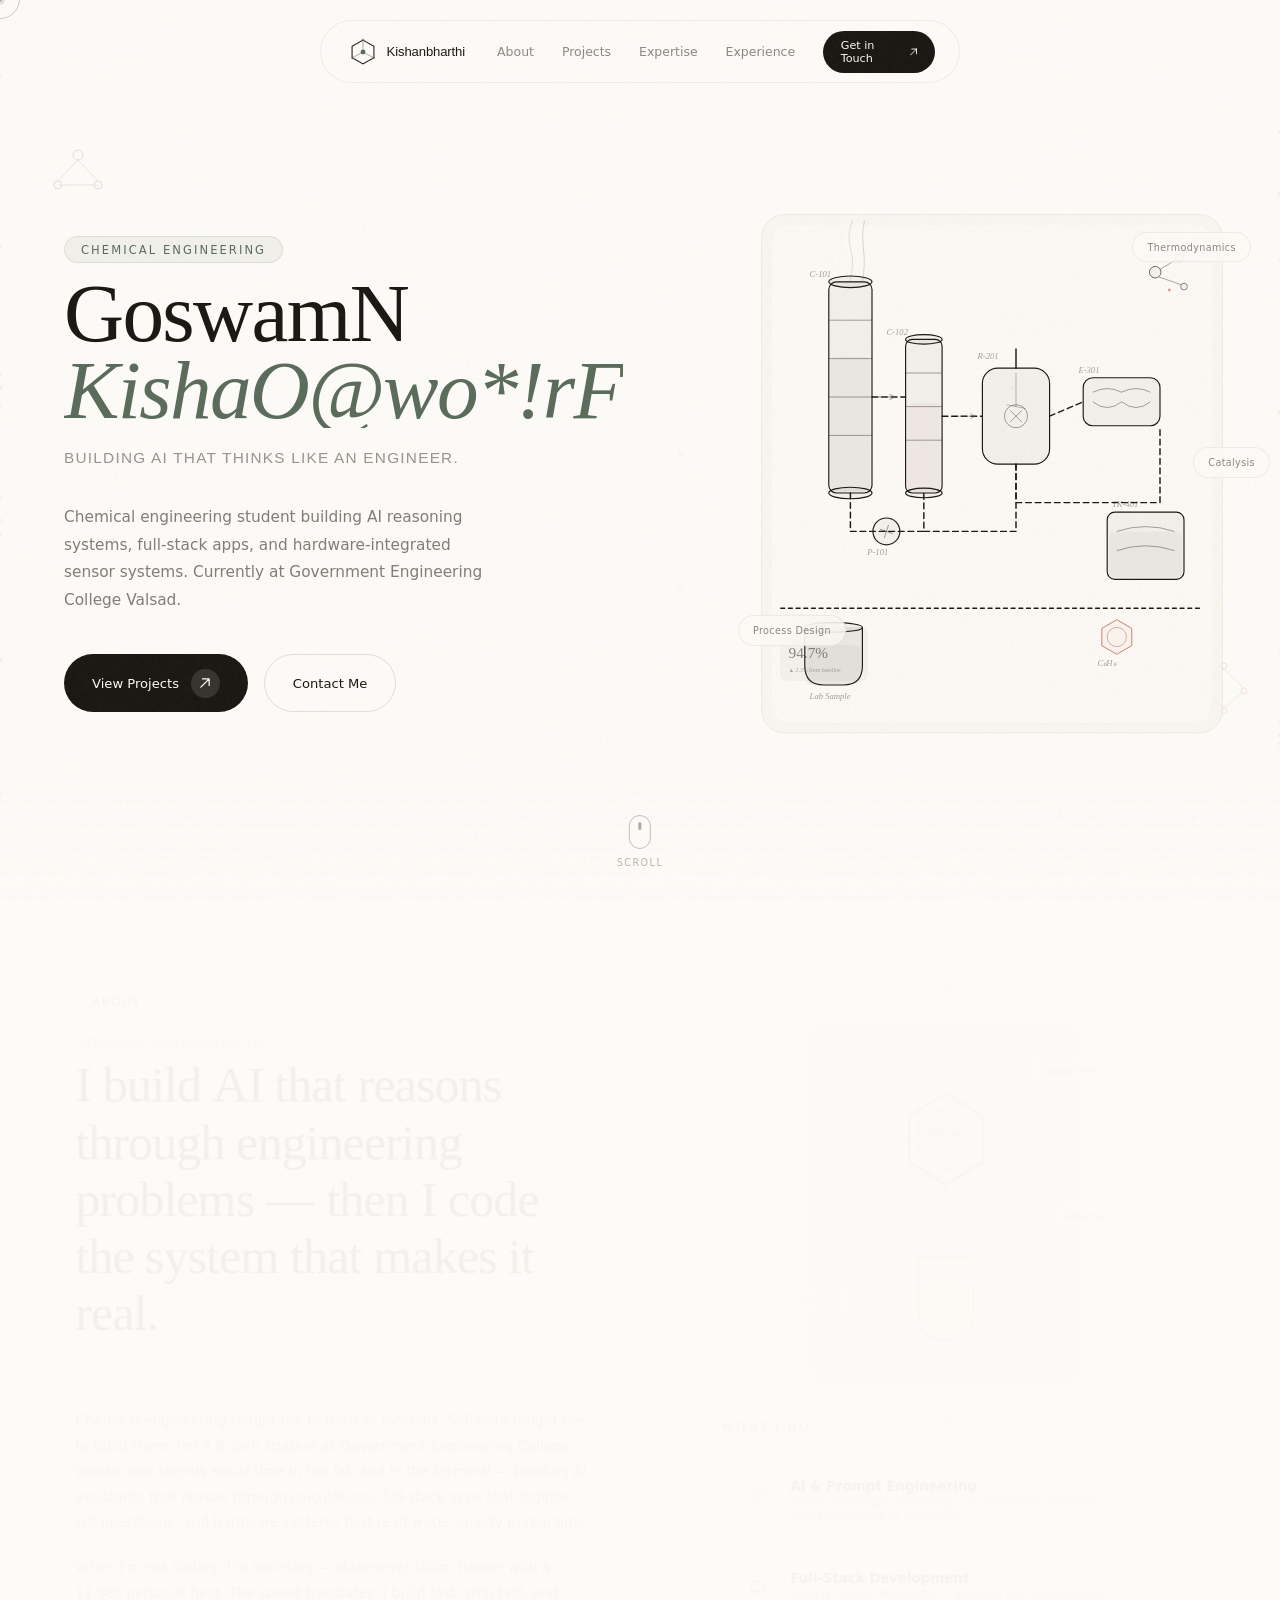
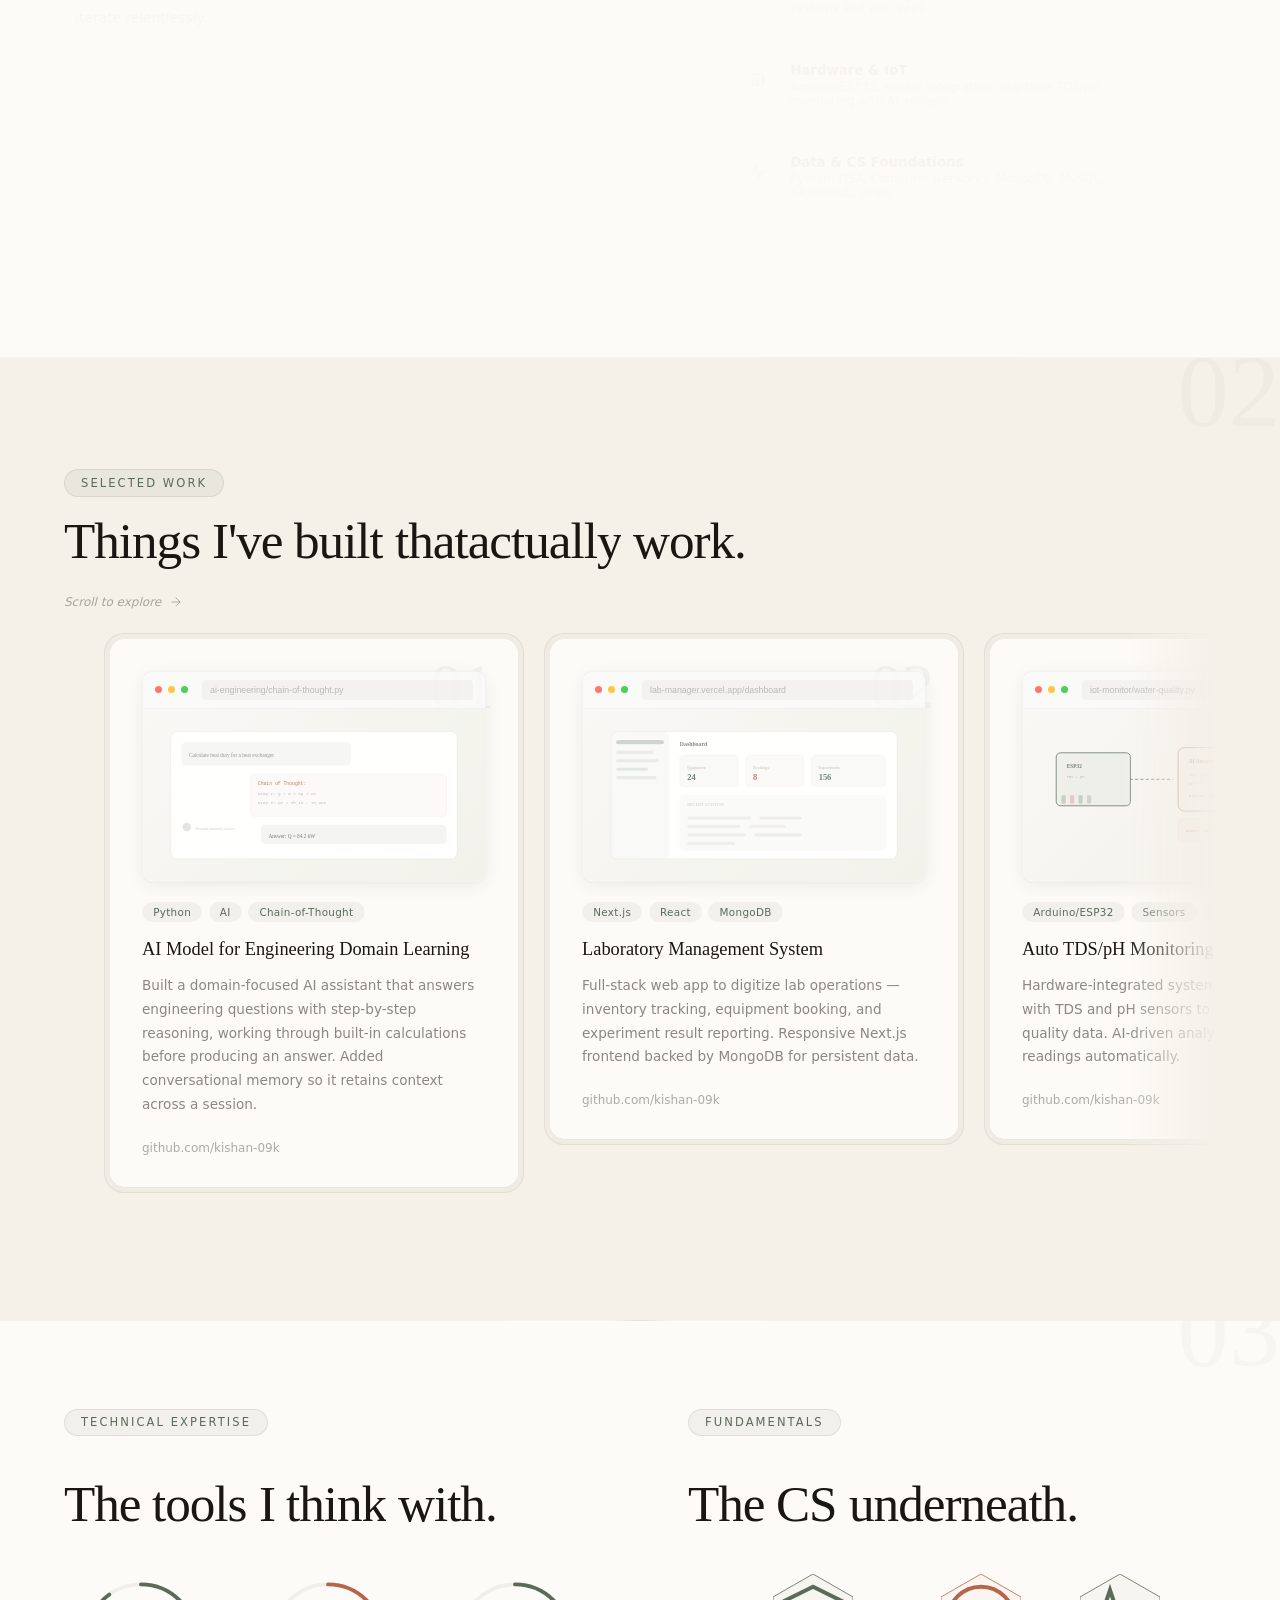
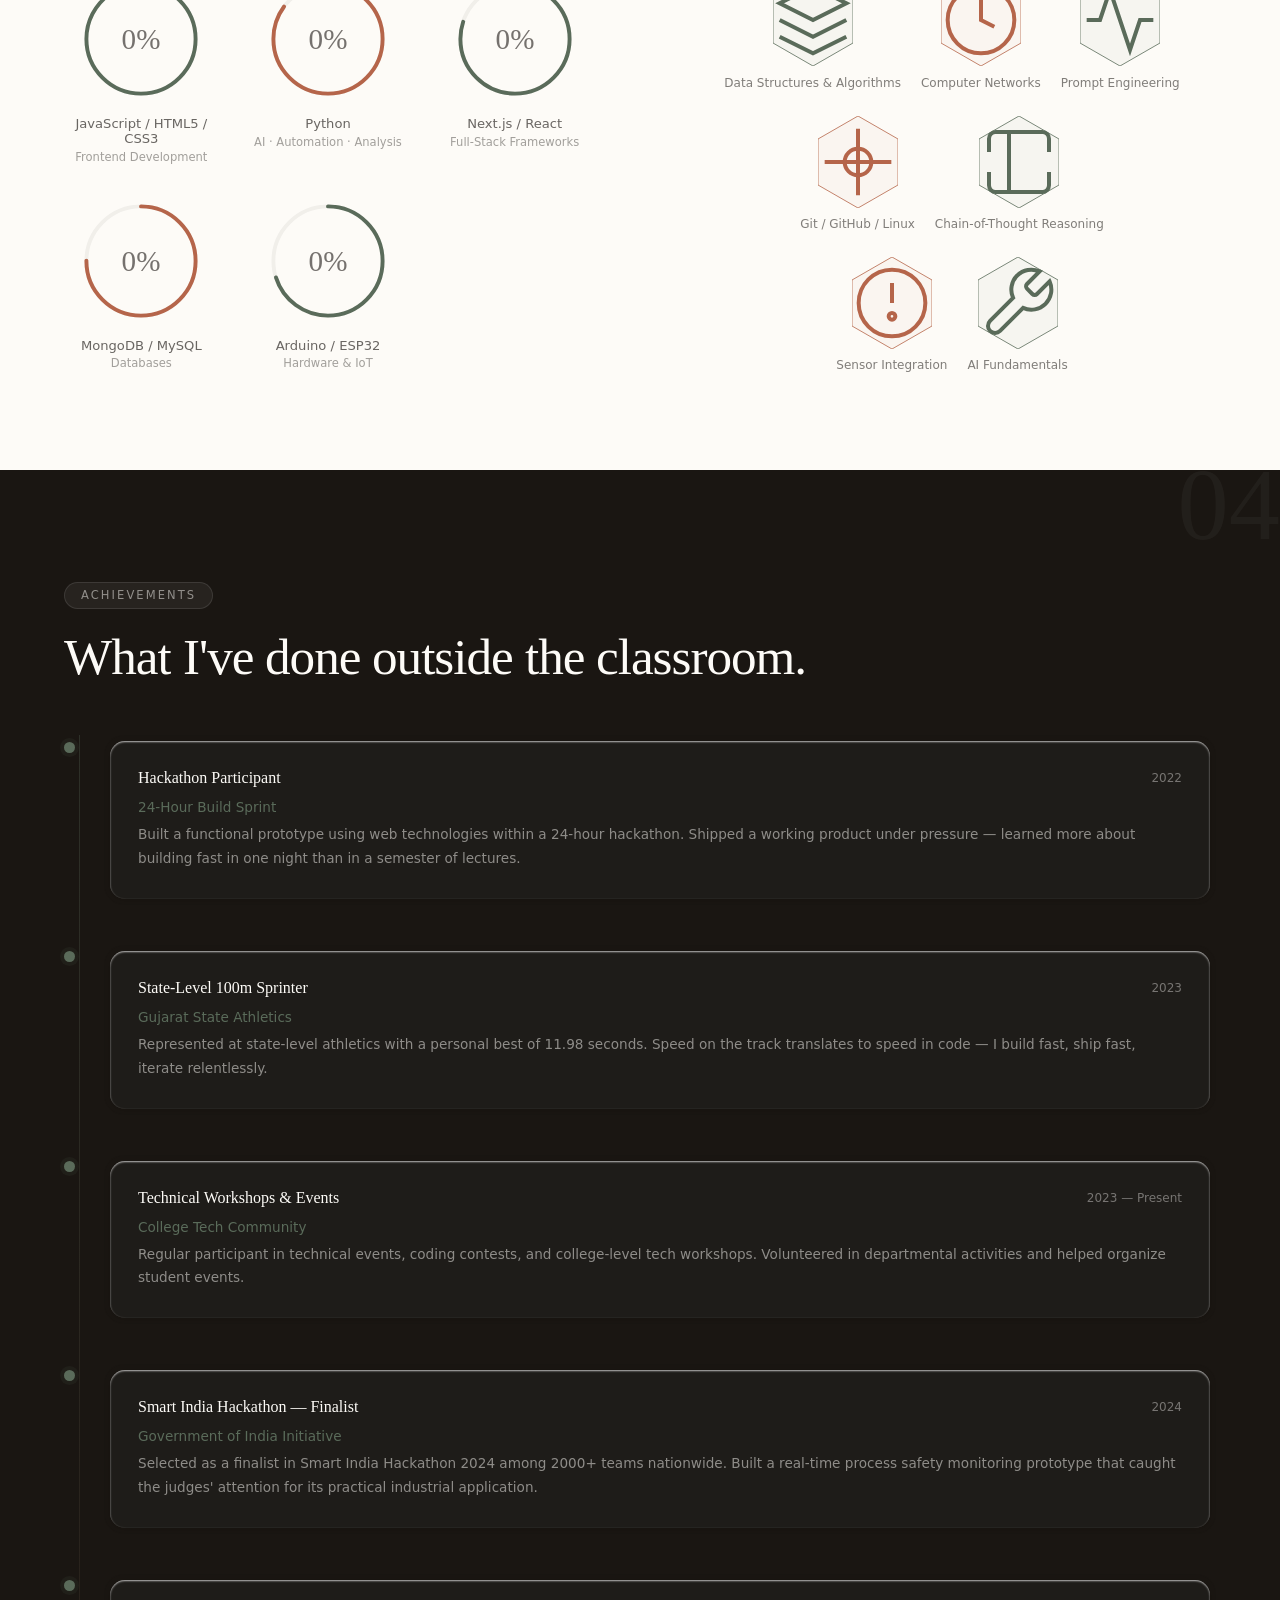
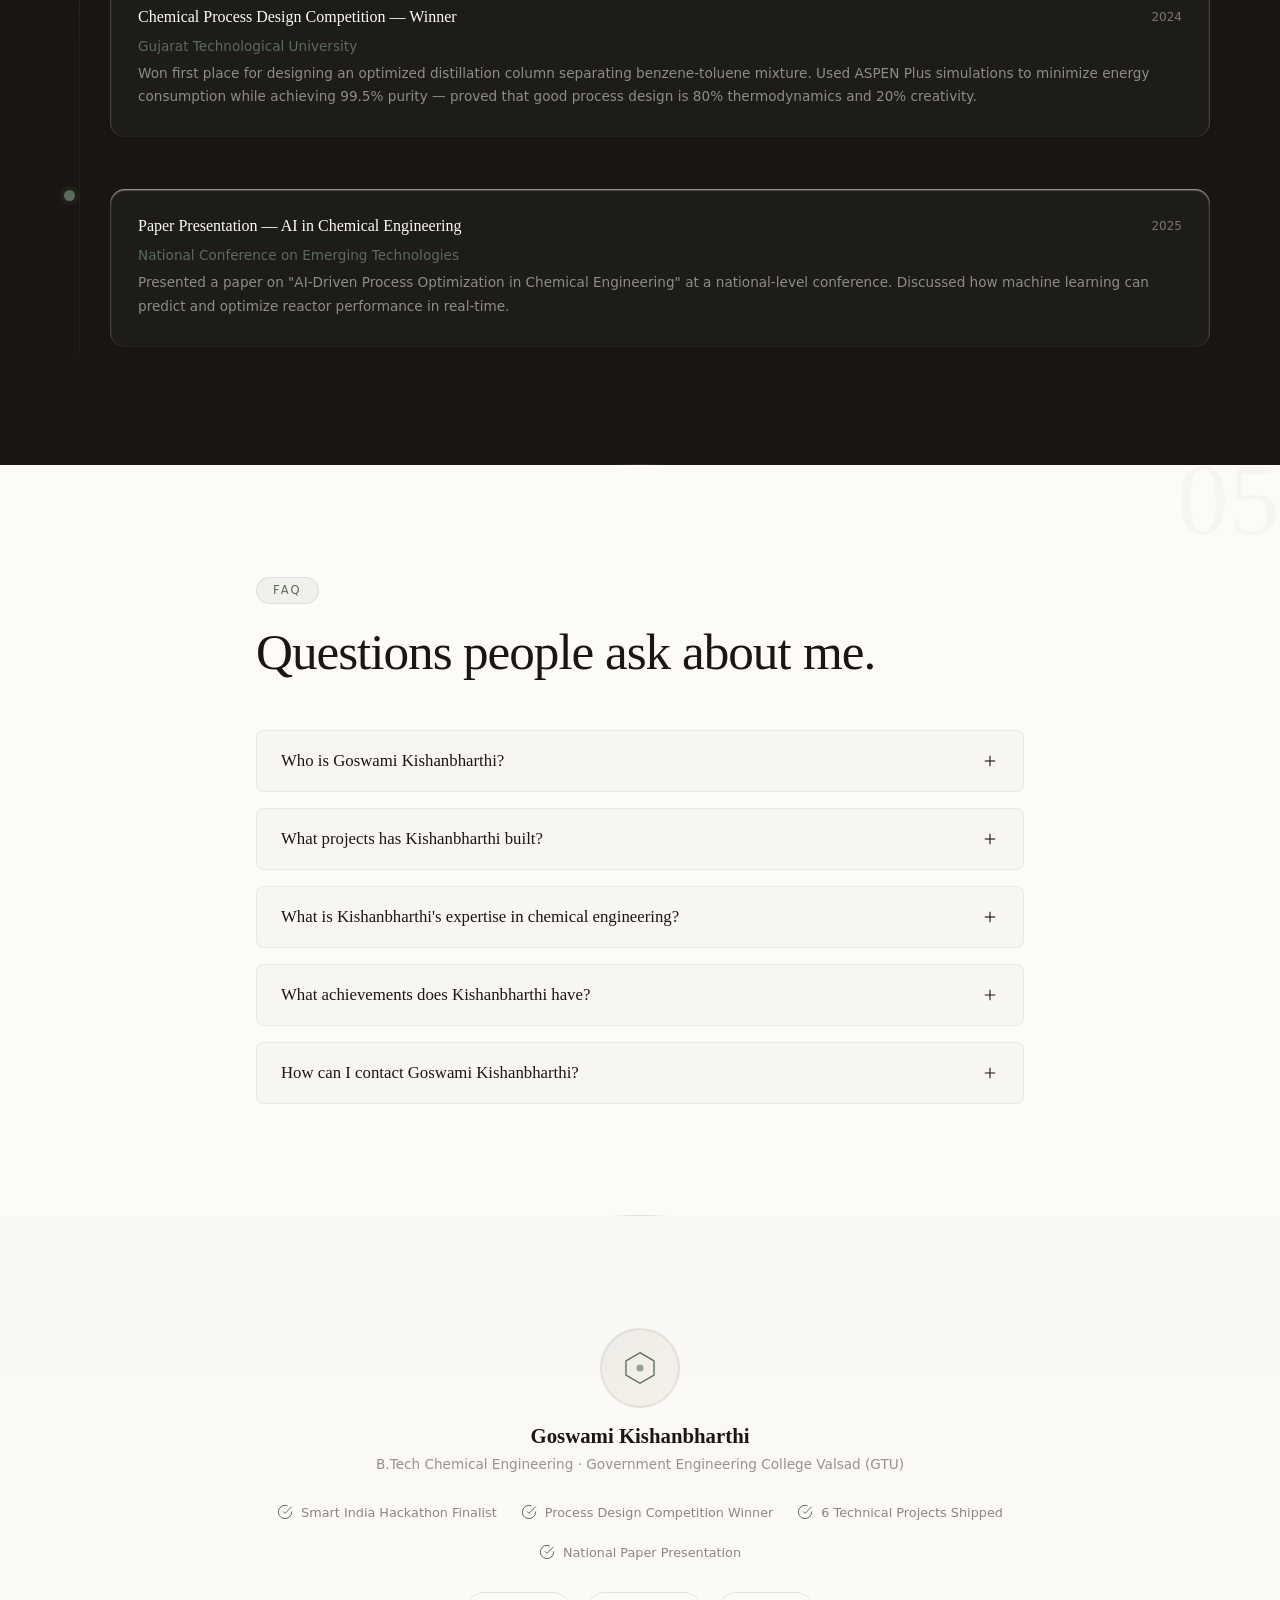
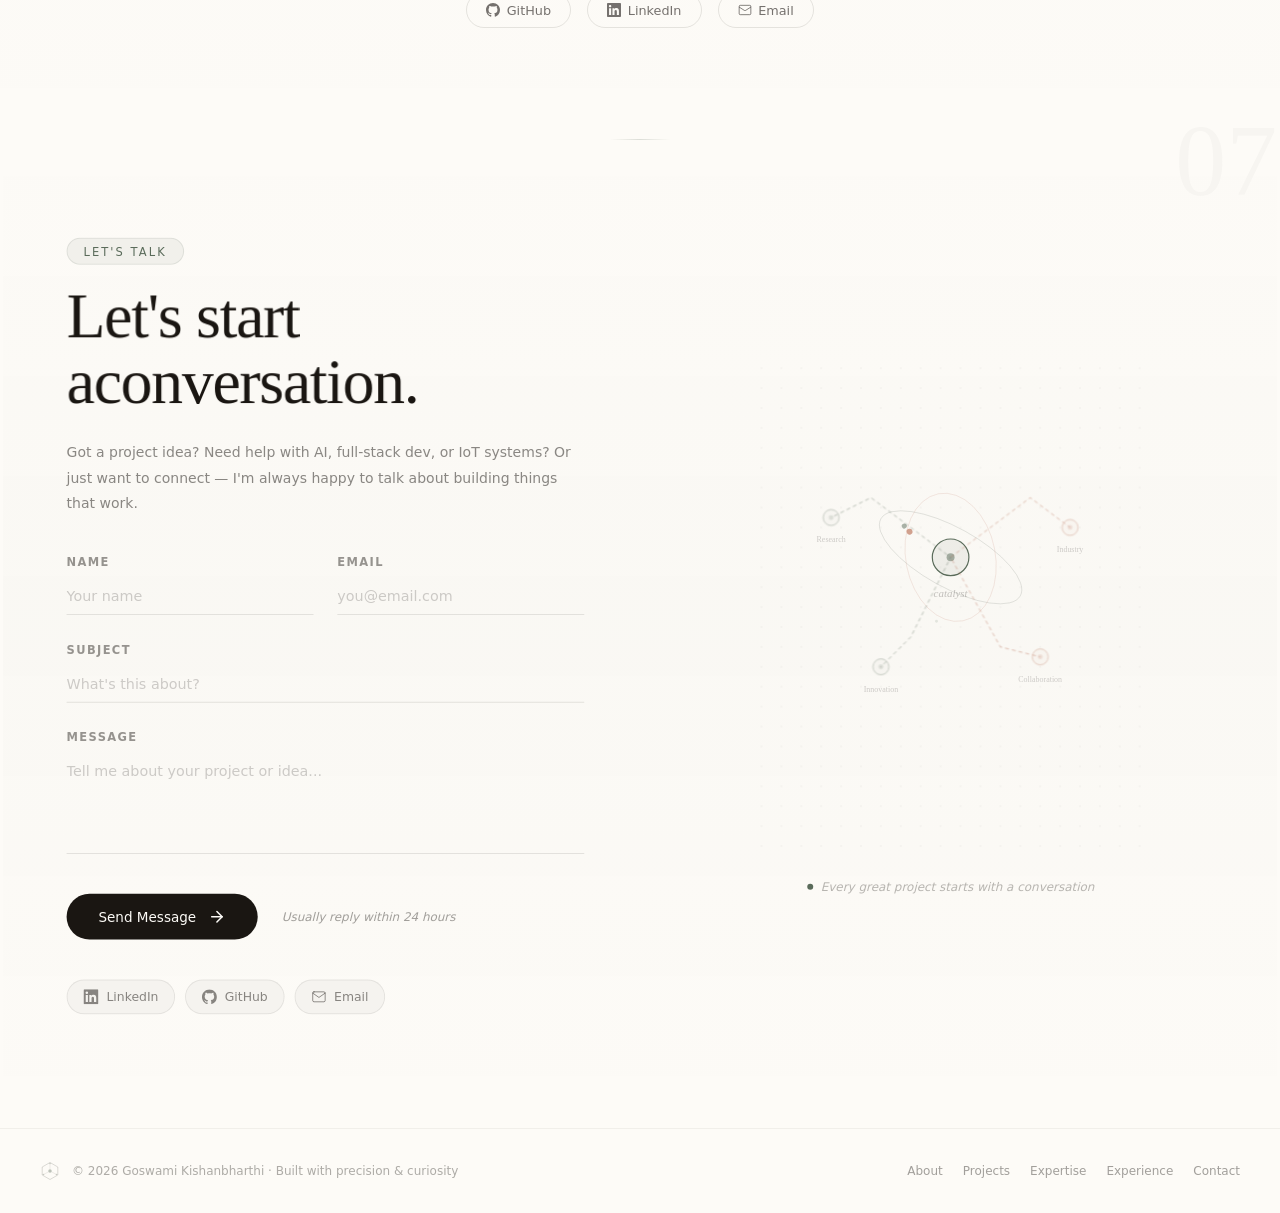
<file: portfolio.html>
<!DOCTYPE html>
<html lang="en">
<head>
<meta charset="UTF-8"/>
<meta name="viewport" content="width=device-width,initial-scale=1.0"/>
<title>Goswami Kishanbharthi — Chemical Engineering Student | AI, Full-Stack & IoT Portfolio</title>
<meta name="description" content="Goswami Kishanbharthi is a B.Tech Chemical Engineering student at Government Engineering College Valsad (GTU) specializing in AI-powered engineering solutions, full-stack web development (Next.js, React, MongoDB), and IoT sensor systems. View projects, achievements, and technical expertise."/>
<meta name="keywords" content="Goswami Kishanbharthi, chemical engineering portfolio, AI engineering, full-stack developer, Next.js developer, React developer, IoT Arduino ESP32, Python developer, Gujarat Technological University, Government Engineering College Valsad, process safety, water treatment AI, laboratory management system, prompt engineering, chain-of-thought reasoning"/>
<meta name="author" content="Goswami Kishanbharthi"/>
<meta name="robots" content="index, follow, max-image-preview:large, max-snippet:-1, max-video-preview:-1"/>
<link rel="canonical" href="https://kishanbharthi.dev/"/>

<!-- Open Graph / Facebook -->
<meta property="og:type" content="website"/>
<meta property="og:url" content="https://kishanbharthi.dev/"/>
<meta property="og:title" content="Goswami Kishanbharthi — Chemical Engineering Student | AI, Full-Stack & IoT Portfolio"/>
<meta property="og:description" content="B.Tech Chemical Engineering student building AI reasoning systems, full-stack apps, and hardware-integrated sensor systems. View projects, achievements, and technical expertise."/>
<meta property="og:image" content="https://kishanbharthi.dev/og-image.png"/>
<meta property="og:image:width" content="1200"/>
<meta property="og:image:height" content="630"/>
<meta property="og:site_name" content="Goswami Kishanbharthi Portfolio"/>
<meta property="og:locale" content="en_IN"/>

<!-- Twitter -->
<meta name="twitter:card" content="summary_large_image"/>
<meta name="twitter:url" content="https://kishanbharthi.dev/"/>
<meta name="twitter:title" content="Goswami Kishanbharthi — Chemical Engineering Student | AI, Full-Stack & IoT Portfolio"/>
<meta name="twitter:description" content="B.Tech Chemical Engineering student building AI reasoning systems, full-stack apps, and hardware-integrated sensor systems."/>
<meta name="twitter:image" content="https://kishanbharthi.dev/og-image.png"/>
<meta name="twitter:creator" content="@kishan_09k"/>

<!-- Additional SEO Meta -->
<meta name="theme-color" content="#1a1612"/>
<meta name="msapplication-TileColor" content="#1a1612"/>
<meta name="apple-mobile-web-app-capable" content="yes"/>
<meta name="apple-mobile-web-app-status-bar-style" content="black-translucent"/>
<meta name="apple-mobile-web-app-title" content="Kishanbharthi"/>
<link rel="alternate" hreflang="en" href="https://kishanbharthi.dev/"/>

<!-- JSON-LD Structured Data: Person -->
<script type="application/ld+json">
{
  "@context": "https://schema.org",
  "@type": "Person",
  "name": "Goswami Kishanbharthi",
  "url": "https://kishanbharthi.dev",
  "image": "https://kishanbharthi.dev/og-image.png",
  "jobTitle": "B.Tech Chemical Engineering Student",
  "affiliation": {
    "@type": "CollegeOrUniversity",
    "name": "Government Engineering College Valsad",
    "url": "https://gecv.ac.in"
  },
  "alumniOf": {
    "@type": "CollegeOrUniversity",
    "name": "Gujarat Technological University",
    "url": "https://gtu.ac.in"
  },
  "knowsAbout": [
    "Chemical Engineering",
    "Artificial Intelligence",
    "Full-Stack Web Development",
    "IoT Systems",
    "Python Programming",
    "Next.js",
    "React",
    "MongoDB",
    "Arduino",
    "ESP32",
    "Prompt Engineering",
    "Chain-of-Thought Reasoning",
    "Process Safety",
    "Water Treatment"
  ],
  "sameAs": [
    "https://github.com/kishan-09k",
    "https://linkedin.com/in/goswamikishan"
  ],
  "email": "mailto:goswami09@proton.me",
  "telephone": "+91-9327406668",
  "address": {
    "@type": "PostalAddress",
    "addressLocality": "Valsad",
    "addressRegion": "Gujarat",
    "addressCountry": "IN"
  },
  "hasCredential": [
    {
      "@type": "EducationalOccupationalCredential",
      "credentialCategory": "degree",
      "educationalLevel": "Bachelor's Degree",
      "name": "B.Tech Chemical Engineering"
    },
    {
      "@type": "EducationalOccupationalCredential",
      "credentialCategory": "achievement",
      "name": "Smart India Hackathon 2024 Finalist"
    },
    {
      "@type": "EducationalOccupationalCredential",
      "credentialCategory": "scholarship",
      "name": "Chemical Process Design Competition Winner 2024"
    }
  ]
}
</script>

<!-- JSON-LD: Professional Service -->
<script type="application/ld+json">
{
  "@context": "https://schema.org",
  "@type": "ProfilePage",
  "mainEntity": {
    "@type": "Person",
    "name": "Goswami Kishanbharthi",
    "description": "Chemical Engineering student specializing in AI-powered engineering solutions, full-stack web development, and IoT sensor systems",
    "knowsAbout": ["Chemical Engineering", "Artificial Intelligence", "Full-Stack Development", "IoT", "Python", "Next.js", "React"],
    "hasOccupation": {
      "@type": "Occupation",
      "name": "Chemical Engineering Student & Full-Stack Developer",
      "occupationLocation": {
        "@type": "Country",
        "name": "India"
      }
    }
  }
}
</script>

<!-- JSON-LD: FAQ Schema for AEO/LLMO -->
<script type="application/ld+json">
{
  "@context": "https://schema.org",
  "@type": "FAQPage",
  "mainEntity": [
    {
      "@type": "Question",
      "name": "Who is Goswami Kishanbharthi?",
      "acceptedAnswer": {
        "@type": "Answer",
        "text": "Goswami Kishanbharthi is a B.Tech Chemical Engineering student at Government Engineering College Valsad (Gujarat Technological University) who specializes in building AI-powered engineering solutions, full-stack web applications using Next.js and React, and IoT sensor systems with Arduino/ESP32."
      }
    },
    {
      "@type": "Question",
      "name": "What projects has Goswami Kishanbharthi built?",
      "acceptedAnswer": {
        "@type": "Answer",
        "text": "Key projects include: (1) AI Model for Engineering Domain Learning — a Python-based AI assistant using chain-of-thought reasoning for engineering calculations, (2) Laboratory Management System — a full-stack Next.js app with MongoDB for digitizing lab operations, (3) Auto TDS/pH Monitoring Using AI — an Arduino/ESP32 hardware system with real-time water quality analysis, (4) Distillation Column Simulator — interactive McCabe-Thiele simulation with React and WebSocket, (5) Process Safety Dashboard — HAZOP risk visualization with Next.js and D3.js, (6) Water Treatment Dose Optimizer — ML pipeline using Scikit-learn achieving R² 0.94."
      }
    },
    {
      "@type": "Question",
      "name": "What is Goswami Kishanbharthi's expertise in chemical engineering?",
      "acceptedAnswer": {
        "@type": "Answer",
        "text": "Goswami Kishanbharthi has expertise in AI-driven process optimization, chain-of-thought reasoning for engineering calculations, full-stack web development (Next.js, React, MongoDB), IoT sensor integration (Arduino/ESP32, TDS/pH sensors), Python programming for automation and analysis, and hardware-integrated systems for real-time monitoring."
      }
    },
    {
      "@type": "Question",
      "name": "What achievements does Goswami Kishanbharthi have?",
      "acceptedAnswer": {
        "@type": "Answer",
        "text": "Achievements include: Smart India Hackathon 2024 Finalist (among 2000+ teams), Chemical Process Design Competition Winner 2024 (designed an optimized distillation column for benzene-toluene separation), State-Level 100m Sprinter with personal best of 11.98 seconds (Gujarat State Athletics 2023), Paper Presentation on AI-Driven Process Optimization at a national conference, and Hackathon Participant 2022."
      }
    },
    {
      "@type": "Question",
      "name": "How can I contact Goswami Kishanbharthi?",
      "acceptedAnswer": {
        "@type": "Answer",
        "text": "You can contact Goswami Kishanbharthi via email at goswami09@proton.me, phone at +91 9327406668, LinkedIn at linkedin.com/in/goswamikishan, or GitHub at github.com/kishan-09k. The portfolio contact form at kishanbharthi.dev also accepts direct messages."
      }
    }
  ]
}
</script>

<!-- JSON-LD: BreadcrumbList -->
<script type="application/ld+json">
{
  "@context": "https://schema.org",
  "@type": "BreadcrumbList",
  "itemListElement": [
    {
      "@type": "ListItem",
      "position": 1,
      "name": "Home",
      "item": "https://kishanbharthi.dev"
    },
    {
      "@type": "ListItem",
      "position": 2,
      "name": "About",
      "item": "https://kishanbharthi.dev#about"
    },
    {
      "@type": "ListItem",
      "position": 3,
      "name": "Projects",
      "item": "https://kishanbharthi.dev#projects"
    },
    {
      "@type": "ListItem",
      "position": 4,
      "name": "Skills",
      "item": "https://kishanbharthi.dev#skills"
    },
    {
      "@type": "ListItem",
      "position": 5,
      "name": "Achievements",
      "item": "https://kishanbharthi.dev#experience"
    },
    {
      "@type": "ListItem",
      "position": 6,
      "name": "Contact",
      "item": "https://kishanbharthi.dev#contact"
    }
  ]
}
</script>

<link rel="icon" type="image/svg+xml" href="data:image/svg+xml,%3Csvg viewBox='0 0 40 40' xmlns='http://www.w3.org/2000/svg'%3E%3Cpath d='M20 3L35.6 12V28L20 37L4.4 28V12L20 3Z' stroke='%231a1612' stroke-width='2' fill='none'/%3E%3Ccircle cx='20' cy='20' r='4' fill='%235a6b5a'/%3E%3C/svg%3E"/>
<style>
*,*::before,*::after{margin:0;padding:0;box-sizing:border-box}
html{background:#FDFBF7;overflow-x:hidden;scroll-behavior:smooth}
body{font-family:'DM Sans',system-ui,sans-serif;background:#FDFBF7;color:#1a1612;overflow-x:hidden;cursor:none}
@media(max-width:768px){body{cursor:auto}}
::selection{background:rgba(90,107,90,0.25)}

/* PRELOADER */
.preloader{position:fixed;inset:0;z-index:100;background:#1a1612;display:flex;align-items:center;justify-content:center;flex-direction:column;gap:1.5rem;transition:opacity 0.7s cubic-bezier(0.32,0.72,0,1),visibility 0.7s}
.preloader.done{opacity:0;visibility:hidden;pointer-events:none}
.preloader-text{font-family:'Playfair Display',Georgia,serif;font-size:clamp(2rem,5vw,4rem);font-weight:500;color:#FDFBF7;overflow:hidden}
.preloader-word{display:inline-block;transform:translateY(120%);animation:pReveal 0.8s cubic-bezier(0.32,0.72,0,1) forwards}
.preloader-word:nth-child(2){animation-delay:0.1s}
.preloader-word:nth-child(3){animation-delay:0.2s}
@keyframes pReveal{to{transform:translateY(0)}}

/* LOGO ANIMATIONS — JS driven, no CSS keyframes */
.logo-hex-group{transform-origin:center}
.nav-logo-wrap{transition:transform 0.5s cubic-bezier(0.32,0.72,0,1)}
.nav-logo-wrap:hover{transform:scale(1.08)}
.preloader-bar{position:absolute;bottom:0;left:0;height:2px;background:linear-gradient(90deg,#5a6b5a,#b5654a);animation:pBar 1.1s cubic-bezier(0.32,0.72,0,1) forwards}
@keyframes pBar{from{width:0}to{width:100%}}

/* CURSOR */
.cursor-dot{position:fixed;width:10px;height:10px;border-radius:50%;background:#1a1612;pointer-events:none;z-index:99;mix-blend-mode:difference;transform:translate(-50%,-50%);transition:width 0.35s cubic-bezier(0.32,0.72,0,1),height 0.35s cubic-bezier(0.32,0.72,0,1),background 0.35s,opacity 0.3s}
.cursor-ring{position:fixed;width:40px;height:40px;border-radius:50%;border:1px solid rgba(26,22,18,0.2);pointer-events:none;z-index:98;transform:translate(-50%,-50%);transition:width 0.4s cubic-bezier(0.32,0.72,0,1),height 0.4s cubic-bezier(0.32,0.72,0,1),border-color 0.4s,background 0.4s,opacity 0.3s}
.cursor-ring.hover{width:64px;height:64px;border-color:#5a6b5a;background:rgba(90,107,90,0.06)}
.cursor-ring.hover+.cursor-dot{width:6px;height:6px;background:#5a6b5a}
.cursor-ring.text-hover{width:80px;height:80px;border-color:rgba(181,101,74,0.3);background:rgba(181,101,74,0.04)}
.cursor-ring.text-hover+.cursor-dot{width:4px;height:4px;background:#b5654a}
.cursor-ring.card-hover{width:90px;height:90px;border-color:rgba(90,107,90,0.15);background:rgba(90,107,90,0.03);border-width:0.5px}
.cursor-ring.card-hover+.cursor-dot{width:5px;height:5px;background:#5a6b5a}
.cursor-ring.nav-hover{width:50px;height:50px;border-color:rgba(26,22,18,0.3)}
.cursor-ring.nav-hover+.cursor-dot{width:0;height:0;opacity:0}
/* Section-specific cursor states */
.cursor-ring.hero-cursor{width:70px;height:70px;border-color:rgba(90,107,90,0.15);background:rgba(90,107,90,0.02)}
.cursor-ring.hero-cursor+.cursor-dot{width:4px;height:4px;background:#5a6b5a}
.cursor-ring.projects-cursor{width:50px;height:50px;border-color:rgba(181,101,74,0.2);border-style:dashed}
.cursor-ring.projects-cursor+.cursor-dot{width:6px;height:6px;background:#b5654a;border-radius:2px}
.cursor-ring.contact-cursor{width:60px;height:60px;border-color:rgba(90,107,90,0.3);background:rgba(90,107,90,0.04)}
.cursor-ring.contact-cursor+.cursor-dot{width:3px;height:3px}
@media(max-width:768px){.cursor-dot,.cursor-ring{display:none}}

/* GRAIN */
.grain::after{content:'';position:fixed;inset:0;z-index:50;pointer-events:none;opacity:0.035;background-image:url("data:image/svg+xml,%3Csvg viewBox='0 0 256 256' xmlns='http://www.w3.org/2000/svg'%3E%3Cfilter id='n'%3E%3CfeTurbulence type='fractalNoise' baseFrequency='0.85' numOctaves='4' stitchTiles='stitch'/%3E%3C/filter%3E%3Crect width='100%25' height='100%25' filter='url(%23n)'/%3E%3C/svg%3E")}

/* NAV */
.nav-inner{position:fixed;top:1.25rem;left:50%;transform:translateX(-50%);z-index:40;display:flex;align-items:center;gap:2rem;padding:0.6rem 1.5rem 0.6rem 1.75rem;border-radius:9999px;background:rgba(253,251,247,0.7);backdrop-filter:blur(24px);-webkit-backdrop-filter:blur(24px);border:1px solid rgba(26,22,18,0.06);transition:all 0.5s cubic-bezier(0.32,0.72,0,1)}
.nav-inner.scrolled{background:rgba(253,251,247,0.92);border-color:rgba(26,22,18,0.1);box-shadow:0 4px 30px rgba(26,22,18,0.04)}
.nav-inner.nav-hidden{opacity:0;pointer-events:none;transform:translateX(-50%) translateY(-20px)}
@media(max-width:768px){
  .nav-inner{top:1rem;padding:0.5rem 0.75rem 0.5rem 1rem;gap:0}
  .nav-inner.nav-hidden{opacity:0;pointer-events:none;transform:translateX(-50%) translateY(-20px)}
}
.nav-links{display:flex;align-items:center;gap:1.75rem}
@media(max-width:768px){.nav-links{display:none}}
.nav-link{font-size:0.78rem;color:rgba(26,22,18,0.5);text-decoration:none;transition:color 0.5s cubic-bezier(0.32,0.72,0,1);position:relative}
.nav-link::after{content:'';position:absolute;bottom:-3px;left:0;width:0;height:1px;background:#5a6b5a;transition:width 0.5s cubic-bezier(0.32,0.72,0,1)}
.nav-link:hover{color:#1a1612}
.nav-link:hover::after{width:100%}
.nav-cta{display:inline-flex;align-items:center;gap:0.5rem;padding:0.5rem 1.1rem;border-radius:9999px;background:#1a1612;color:#FDFBF7;font-size:0.7rem;font-weight:500;text-decoration:none;transition:all 0.5s cubic-bezier(0.32,0.72,0,1)}
.nav-cta:hover{background:#3d352c;transform:scale(0.97)}

/* HAMBURGER — separate from nav pill */
.hamburger{position:fixed;top:1rem;right:1.25rem;z-index:55;display:none;flex-direction:column;gap:5px;background:rgba(253,251,247,0.8);backdrop-filter:blur(20px);-webkit-backdrop-filter:blur(20px);border:1px solid rgba(26,22,18,0.06);border-radius:9999px;padding:0.6rem 0.7rem;cursor:pointer;transition:all 0.5s cubic-bezier(0.32,0.72,0,1)}
@media(max-width:768px){.hamburger{display:flex}}
.hamburger.hamburger-open{background:rgba(253,251,247,0.95);border-color:rgba(26,22,18,0.1)}
.hamburger span{width:20px;height:1.5px;background:#1a1612;border-radius:9999px;transition:all 0.5s cubic-bezier(0.32,0.72,0,1);transform-origin:center}
.hamburger.active span:nth-child(1){transform:translateY(6.5px) rotate(45deg)}
.hamburger.active span:nth-child(2){opacity:0;transform:scaleX(0)}
.hamburger.active span:nth-child(3){transform:translateY(-6.5px) rotate(-45deg)}

/* MOBILE MENU */
.mobile-menu{position:fixed;inset:0;z-index:50;background:rgba(253,251,247,0.97);backdrop-filter:blur(40px);-webkit-backdrop-filter:blur(40px);display:flex;flex-direction:column;align-items:center;justify-content:center;opacity:0;pointer-events:none;transition:opacity 0.5s cubic-bezier(0.32,0.72,0,1);padding:5rem 2rem 2rem}
.mobile-menu.open{opacity:1;pointer-events:auto}
.mobile-link{display:block;font-family:'Playfair Display',Georgia,serif;font-size:clamp(2rem,7vw,3.5rem);font-weight:500;color:#1a1612;text-decoration:none;padding:0.6rem 0;opacity:0;transform:translateY(30px);transition:opacity 0.6s cubic-bezier(0.32,0.72,0,1),transform 0.6s cubic-bezier(0.32,0.72,0,1),color 0.3s}
.mobile-menu.open .mobile-link{opacity:1;transform:translateY(0)}
.mobile-menu.open .mobile-link:nth-child(1){transition-delay:0.08s}
.mobile-menu.open .mobile-link:nth-child(2){transition-delay:0.13s}
.mobile-menu.open .mobile-link:nth-child(3){transition-delay:0.18s}
.mobile-menu.open .mobile-link:nth-child(4){transition-delay:0.23s}
.mobile-menu.open .mobile-link:nth-child(5){transition-delay:0.28s}
.mobile-link:hover{color:#5a6b5a}
.mobile-menu-close{position:absolute;top:1.25rem;right:1.25rem;width:2.5rem;height:2.5rem;border-radius:50%;border:1px solid rgba(26,22,18,0.1);background:rgba(26,22,18,0.03);display:flex;align-items:center;justify-content:center;cursor:pointer;transition:all 0.3s}
.mobile-menu-close:hover{background:rgba(26,22,18,0.06)}

/* REVEALS */
.rv{opacity:0;transform:translateY(50px);filter:blur(6px)}
.rv.vis{opacity:1;transform:none;filter:none;transition:opacity 1s cubic-bezier(0.32,0.72,0,1),transform 1s cubic-bezier(0.32,0.72,0,1),filter 1s cubic-bezier(0.32,0.72,0,1)}
.rv-d1.vis{transition-delay:0.08s}.rv-d2.vis{transition-delay:0.16s}.rv-d3.vis{transition-delay:0.24s}.rv-d4.vis{transition-delay:0.32s}
.rv-slide-left{transform:translateX(-40px);filter:none}
.rv-slide-right{transform:translateX(40px);filter:none}
.rv-scale{transform:scale(0.92);filter:none}

/* Word-by-word reveal for section headings */
.sec-title .word{display:inline-block;overflow:hidden;vertical-align:bottom;padding-bottom:2px}
.sec-title .word-inner{display:inline-block;transform:translateY(115%);transition:transform 0.8s cubic-bezier(0.32,0.72,0,1);will-change:transform}
.sec-title .word-inner.revealed{transform:translateY(0)}

/* Stagger delay for words */
.sec-title .word:nth-child(2) .word-inner{transition-delay:0.06s}
.sec-title .word:nth-child(3) .word-inner{transition-delay:0.12s}
.sec-title .word:nth-child(4) .word-inner{transition-delay:0.18s}
.sec-title .word:nth-child(5) .word-inner{transition-delay:0.24s}
.sec-title .word:nth-child(6) .word-inner{transition-delay:0.3s}
.sec-title .word:nth-child(7) .word-inner{transition-delay:0.36s}
.sec-title .word:nth-child(8) .word-inner{transition-delay:0.42s}

/* EYEBROW */
.eyebrow{display:inline-block;border-radius:9999px;padding:0.35rem 1rem;font-size:0.72rem;text-transform:uppercase;letter-spacing:0.18em;font-weight:500;background:rgba(90,107,90,0.07);border:1px solid rgba(90,107,90,0.12);color:#5a6b5a}

/* DOUBLE-BEZEL */
.card-shell{background:rgba(26,22,18,0.02);border:1px solid rgba(26,22,18,0.06);border-radius:1.25rem;padding:5px;transition:border-color 0.7s cubic-bezier(0.32,0.72,0,1),transform 0.6s cubic-bezier(0.32,0.72,0,1),box-shadow 0.6s cubic-bezier(0.32,0.72,0,1)}
.card-shell:hover{border-color:rgba(90,107,90,0.2);transform:translateY(-3px);box-shadow:0 12px 48px rgba(26,22,18,0.06)}
.card-core{background:#FDFBF7;border-radius:calc(1.25rem - 5px);box-shadow:inset 0 1px 2px rgba(255,255,255,0.7),0 1px 3px rgba(26,22,18,0.03);height:100%}

/* Card tilt effect */
.project-card{perspective:800px}
.project-card .card-shell{transition:transform 0.15s ease-out,box-shadow 0.4s,border-color 0.4s;transform-style:preserve-3d}
.project-card:hover .card-shell{box-shadow:0 20px 50px rgba(26,22,18,0.08);border-color:rgba(90,107,90,0.2)}

/* Link underline animation */
.nav-link{position:relative;text-decoration:none}
.nav-link::after{content:'';position:absolute;bottom:-2px;left:0;width:0;height:1px;background:#5a6b5a;transition:width 0.4s cubic-bezier(0.32,0.72,0,1)}
.nav-link:hover::after{width:100%}
.footer-link{position:relative}
.footer-link::after{content:'';position:absolute;bottom:-2px;left:0;width:0;height:1px;background:#5a6b5a;transition:width 0.3s cubic-bezier(0.32,0.72,0,1)}
.footer-link:hover::after{width:100%}
.mobile-link{position:relative;text-decoration:none;display:inline-block}
.mobile-link::after{content:'';position:absolute;bottom:-2px;left:0;width:0;height:1px;background:#5a6b5a;transition:width 0.3s cubic-bezier(0.32,0.72,0,1)}
.mobile-link:hover::after,.mobile-link:active::after{width:100%}

/* Button hover effects */
.btn-dark{position:relative;overflow:hidden}
.btn-dark::before{content:'';position:absolute;top:50%;left:50%;width:0;height:0;border-radius:50%;background:rgba(253,251,247,0.1);transform:translate(-50%,-50%);transition:width 0.5s,height 0.5s}
.btn-dark:hover::before{width:200px;height:200px}
.btn-ghost{position:relative;overflow:hidden}
.btn-ghost::before{content:'';position:absolute;top:50%;left:50%;width:0;height:0;border-radius:50%;background:rgba(90,107,90,0.06);transform:translate(-50%,-50%);transition:width 0.5s,height 0.5s}
.btn-ghost:hover::before{width:200px;height:200px}

/* Hex item hover */
.hex-item{transition:transform 0.4s cubic-bezier(0.32,0.72,0,1)}
.hex-item:hover{transform:translateY(-3px)}

/* Ring item hover */
.ring-item{transition:transform 0.3s}
.ring-item:hover{transform:translateY(-2px)}

/* SECTION */
.sec{padding:5rem 1.25rem;position:relative;clip-path:inset(0 0 4% 0);transition:clip-path 1.2s cubic-bezier(0.32,0.72,0,1)}
@media(min-width:768px){.sec{padding:6rem 2.5rem}}
@media(min-width:1280px){.sec{padding:7rem 4rem}}
.sec.revealed{clip-path:inset(0 0 0 0)}
.sec-dark{clip-path:inset(0 0 100% 0)}
.sec-dark.revealed{clip-path:inset(0 0 0 0)}

/* Section overlap — creates depth between sections */
#about{margin-top:-2rem;z-index:2}
#skills{margin-top:-1.5rem;z-index:1}
#projects{margin-top:-1rem;z-index:3}
#experience{margin-top:-1rem;z-index:2}
#contact{margin-top:-1rem;z-index:1}

/* Section divider accents */
.sec::after{content:'';position:absolute;bottom:0;left:50%;transform:translateX(-50%);width:60px;height:1px;background:linear-gradient(90deg,transparent,rgba(90,107,90,0.2),transparent)}
.sec-dark::after{background:linear-gradient(90deg,transparent,rgba(253,251,247,0.1),transparent)}
#contact::after{display:none}
.sec-dark{background:#1a1612;color:#FDFBF7}
.sec-warm{background:#f5f0e8}
.sec-inner{max-width:80rem;margin:0 auto;width:100%}

/* BUTTONS */
.btn-dark{display:inline-flex;align-items:center;gap:0.75rem;padding:0.9rem 1.75rem;border-radius:9999px;background:#1a1612;color:#FDFBF7;font-size:0.82rem;font-weight:500;text-decoration:none;border:none;cursor:pointer;transition:all 0.5s cubic-bezier(0.32,0.72,0,1)}
.btn-dark:hover{background:#3d352c;transform:scale(0.97)}
.btn-dark .arr{width:1.8rem;height:1.8rem;border-radius:50%;background:rgba(253,251,247,0.12);display:flex;align-items:center;justify-content:center;transition:transform 0.5s cubic-bezier(0.32,0.72,0,1)}
.btn-dark:hover .arr{transform:translate(2px,-2px)}
.btn-ghost{display:inline-flex;align-items:center;gap:0.75rem;padding:0.9rem 1.75rem;border-radius:9999px;background:transparent;color:#1a1612;font-size:0.82rem;font-weight:500;text-decoration:none;border:1px solid rgba(26,22,18,0.12);cursor:pointer;transition:all 0.5s cubic-bezier(0.32,0.72,0,1)}
.btn-ghost:hover{border-color:rgba(26,22,18,0.3);background:rgba(26,22,18,0.03);transform:scale(0.97)}

/* HERO */
.hero{min-height:100dvh;display:flex;align-items:center;padding:6rem 1.25rem 3rem;position:relative;will-change:transform}
@media(min-width:768px){.hero{padding:6rem 2.5rem 3rem}}
@media(min-width:1280px){.hero{padding:6rem 4rem 3rem}}
.hero-grid{width:100%;max-width:80rem;margin:0 auto;display:grid;grid-template-columns:1fr;gap:2rem;align-items:center}
@media(min-width:768px){.hero-grid{grid-template-columns:52% 48%;gap:3rem}}
@media(min-width:1280px){.hero-grid{grid-template-columns:50% 50%;gap:4rem}}
.hero-title{font-family:'Playfair Display',Georgia,serif;font-size:clamp(2.6rem,6.5vw,5.5rem);font-weight:500;line-height:0.92;letter-spacing:-0.02em}
.hero-title em{font-style:italic;color:#5a6b5a}
.hero-title .word{display:inline-block;overflow:hidden;vertical-align:bottom}
.hero-title .word-inner{display:inline-block;transform:translateY(115%);transition:transform 1s cubic-bezier(0.32,0.72,0,1);will-change:transform}
.hero-title .word-inner.revealed{transform:translateY(0)}
.hero-title .word:nth-child(1) .word-inner{transition-delay:0.1s}
.hero-title .word:nth-child(2) .word-inner{transition-delay:0.18s}
.hero-title .word:nth-child(3) .word-inner{transition-delay:0.26s}
.hero-title .word:nth-child(4) .word-inner{transition-delay:0.34s}
.hero-title .word:nth-child(5) .word-inner{transition-delay:0.42s}
.hero-title .word:nth-child(6) .word-inner{transition-delay:0.5s}
.hero-title .dramatic{font-size:1.35em;line-height:0.85;display:block;margin-top:0.1em}
.hero-sub{margin-top:2rem;font-size:clamp(0.92rem,1.2vw,1.05rem);color:rgba(26,22,18,0.55);line-height:1.8;max-width:420px;opacity:0;transform:translateY(20px);transition:opacity 0.8s 0.3s,transform 0.8s 0.3s cubic-bezier(0.32,0.72,0,1)}
.hero-sub.revealed{opacity:1;transform:translateY(0)}
.hero-ctas{margin-top:2.5rem;display:flex;flex-wrap:wrap;gap:1rem;opacity:0;transform:translateY(20px);transition:opacity 0.8s 0.6s,transform 0.8s 0.6s cubic-bezier(0.32,0.72,0,1)}
.hero-ctas.revealed{opacity:1;transform:translateY(0)}
@media(max-width:767px){.hero-grid>div:first-child{text-align:center}.hero-sub{margin-left:auto;margin-right:auto}.hero-ctas{justify-content:center}}
.hero-parallax{will-change:transform}
.hero-fade{position:absolute;bottom:0;left:0;right:0;height:120px;background:linear-gradient(to top,#FDFBF7,transparent);pointer-events:none;z-index:3}

/* HERO PLANT SVG */
.hero-visual{position:relative;display:block;margin-top:2rem}
@media(min-width:768px){.hero-visual{margin-top:0}}
.hero-plant-wrap{position:relative;width:100%;max-width:320px;margin:0 auto}
@media(min-width:768px){.hero-plant-wrap{max-width:480px}}
.hero-plant-wrap svg{width:100%;height:auto;display:block}
.float-pill{position:absolute;border-radius:1rem;background:rgba(253,251,247,0.8);backdrop-filter:blur(16px);border:1px solid rgba(26,22,18,0.06);padding:0.55rem 0.9rem;font-size:0.6rem;color:rgba(26,22,18,0.5);font-weight:500;letter-spacing:0.04em;animation:floatPill 6s ease-in-out infinite;white-space:nowrap}
.float-pill.p1{top:5%;right:-4%;animation-delay:-1s}
.float-pill.p2{bottom:18%;left:-3%;animation-delay:-3s}
.float-pill.p3{top:45%;right:-8%;animation-delay:-5s}
@media(max-width:767px){.float-pill{font-size:0.5rem;padding:0.4rem 0.65rem}.float-pill.p3{display:none}}
@keyframes floatPill{0%,100%{transform:translateY(0)}50%{transform:translateY(-10px)}}

/* ABOUT */
.about-grid{display:grid;grid-template-columns:1fr;gap:3rem}
@media(min-width:768px){.about-grid{grid-template-columns:1fr 1fr;gap:4rem;align-items:start}}
.about-grid::before{content:'';position:absolute;top:-60px;left:-10%;width:120%;height:120px;background:var(--cream);clip-path:polygon(0 0,100% 30%,100% 100%,0 70%);pointer-events:none;z-index:1}
@media(min-width:1280px){.about-grid{gap:6rem}}
.about-title{font-family:'Playfair Display',Georgia,serif;font-size:clamp(1.8rem,3.5vw,2.8rem);font-weight:600;line-height:1.1}
.about-text{color:rgba(26,22,18,0.55);line-height:1.85;font-size:clamp(0.88rem,1vw,0.95rem)}
.focus-card{padding:1.25rem;display:flex;align-items:flex-start;gap:1rem;border-radius:0.75rem;transition:background 0.4s}
.focus-card:hover{background:rgba(90,107,90,0.04)}
.focus-icon{width:2.2rem;height:2.2rem;border-radius:0.75rem;background:rgba(90,107,90,0.07);display:flex;align-items:center;justify-content:center;flex-shrink:0}
.focus-label{font-weight:600;font-size:0.85rem;color:rgba(26,22,18,0.75)}
.focus-sub{font-size:0.75rem;color:rgba(26,22,18,0.4);margin-top:2px}

/* MOLECULE DECORATION */
.mol-deco{position:absolute;pointer-events:none;opacity:0.18}
@media(max-width:767px){.mol-deco{transform:scale(0.6);opacity:0.12}}

/* PROJECTS HORIZONTAL SCROLL */
.projects-scroll-wrap{overflow-x:auto;-webkit-overflow-scrolling:touch;scrollbar-width:none;padding-bottom:1rem;mask-image:linear-gradient(to right,transparent 0%,black 3%,black 92%,transparent 100%);-webkit-mask-image:linear-gradient(to right,transparent 0%,black 3%,black 92%,transparent 100%)}
.projects-scroll-wrap::-webkit-scrollbar{display:none}
.projects-scroll{display:flex;gap:1.25rem;width:max-content;padding-right:2.5rem}
.project-card{width:min(420px,78vw);flex-shrink:0}
.project-card .card-core{padding:2rem;display:flex;flex-direction:column;min-height:380px;position:relative;overflow:hidden}
.project-illust{margin-bottom:1.25rem;opacity:0.85;transition:opacity 0.4s,transform 0.4s}
.project-card:hover .project-illust{opacity:1;transform:translateY(-2px)}
.project-illust svg{width:100%;height:auto;display:block}

/* Browser chrome mockup */
.mockup{background:#fff;border-radius:10px;overflow:hidden;box-shadow:0 4px 20px rgba(26,22,18,0.08),0 1px 3px rgba(26,22,18,0.04);border:1px solid rgba(26,22,18,0.06)}
.mockup-bar{display:flex;align-items:center;gap:6px;padding:8px 12px;background:rgba(26,22,18,0.02);border-bottom:1px solid rgba(26,22,18,0.05)}
.mockup-dot{width:7px;height:7px;border-radius:50%}
.mockup-dot.r{background:#ff5f57}.mockup-dot.y{background:#ffbd2e}.mockup-dot.g{background:#28c840}
.mockup-url{flex:1;margin-left:8px;height:20px;border-radius:4px;background:rgba(26,22,18,0.04);display:flex;align-items:center;padding:0 8px}
.mockup-url span{font-size:0.55rem;color:rgba(26,22,18,0.3);font-family:'DM Sans',sans-serif}
.mockup-content{padding:12px;min-height:140px;position:relative;overflow:hidden}
.project-num{font-family:'Playfair Display',Georgia,serif;font-size:4rem;font-weight:300;color:rgba(26,22,18,0.04);position:absolute;top:1rem;right:1.5rem;line-height:1}
.project-tags{display:flex;gap:0.4rem;margin-bottom:1rem;flex-wrap:wrap}
.ptag{display:inline-block;padding:0.25rem 0.7rem;border-radius:9999px;font-size:0.65rem;font-weight:500;background:rgba(90,107,90,0.07);color:#5a6b5a;letter-spacing:0.03em}
.project-title{font-family:'Playfair Display',Georgia,serif;font-size:1.15rem;font-weight:500;margin-bottom:0.75rem;line-height:1.3}
.project-desc{color:rgba(26,22,18,0.5);font-size:0.85rem;line-height:1.75;flex:1}
.project-meta{color:rgba(26,22,18,0.35);font-size:0.75rem;margin-top:1.5rem;display:flex;align-items:center;gap:0.5rem}
.scroll-hint{display:flex;align-items:center;gap:0.5rem;color:rgba(26,22,18,0.35);font-size:0.75rem;font-style:italic}
.scroll-hint svg{animation:scrollArrow 1.5s ease-in-out infinite}
@keyframes scrollArrow{0%,100%{transform:translateX(0)}50%{transform:translateX(4px)}}

/* SKILLS */
.skills-grid{display:grid;grid-template-columns:1fr;gap:3rem}
@media(min-width:768px){.skills-grid{grid-template-columns:1fr 1fr;gap:4rem}}
@media(min-width:1280px){.skills-grid{gap:6rem}}
/* Circular Progress Rings */
.rings-grid{display:grid;grid-template-columns:repeat(3,1fr);gap:1.5rem}
@media(min-width:768px){.rings-grid{grid-template-columns:repeat(2,1fr);gap:2rem}}
@media(min-width:1024px){.rings-grid{grid-template-columns:repeat(3,1fr);gap:2rem}}
.ring-item{text-align:center;cursor:default}
.ring-svg{width:100%;max-width:130px;margin:0 auto;display:block}
.ring-bg{fill:none;stroke:rgba(26,22,18,0.05);stroke-width:3}
.ring-fill{fill:none;stroke:url(#ringGrad);stroke-width:3;stroke-linecap:round;transform:rotate(-90deg);transform-origin:50% 50%;transition:stroke-dashoffset 1.8s cubic-bezier(0.32,0.72,0,1)}
.ring-item:nth-child(1) .ring-fill{stroke:#5a6b5a}
.ring-item:nth-child(2) .ring-fill{stroke:#b5654a}
.ring-item:nth-child(3) .ring-fill{stroke:#5a6b5a}
.ring-item:nth-child(4) .ring-fill{stroke:#b5654a}
.ring-item:nth-child(5) .ring-fill{stroke:#5a6b5a}
.ring-val{font-family:'Playfair Display',Georgia,serif;font-size:1.4rem;font-weight:500;fill:rgba(26,22,18,0.6);text-anchor:middle;dominant-baseline:central}
.ring-label{font-size:0.82rem;color:rgba(26,22,18,0.65);font-weight:500;margin-top:0.75rem}
.ring-sub{font-size:0.72rem;color:rgba(26,22,18,0.4);margin-top:0.2rem}
/* Hexagonal Knowledge Network */
.hex-grid{display:flex;flex-direction:column;align-items:center;gap:1.5rem}
.hex-row{display:flex;justify-content:center;gap:1.25rem}
.hex-item{text-align:center;cursor:default;transition:transform 0.4s cubic-bezier(0.32,0.72,0,1)}
.hex-item:hover{transform:translateY(-6px)}
.hex-shape{position:relative;width:80px;height:92px;margin:0 auto}
.hex-shape svg{width:100%;height:100%;transition:all 0.4s}
.hex-item:hover .hex-shape svg polygon{fill:rgba(90,107,90,0.08);stroke-width:1.5}
.hex-item:nth-child(2):hover .hex-shape svg polygon{fill:rgba(181,101,74,0.08)}
.hex-icon{position:absolute;inset:0;display:flex;align-items:center;justify-content:center}
.hex-text{font-size:0.75rem;color:rgba(26,22,18,0.55);font-weight:500;margin-top:0.6rem;line-height:1.3}
@media(max-width:480px){.hex-item{width:90px}.hex-shape{width:65px;height:75px}.hex-text{font-size:0.62rem}.hex-row{gap:0.75rem}}

/* TIMELINE */
.timeline{position:relative;padding-left:2.5rem}
.timeline::before{content:'';position:absolute;left:15px;top:0;bottom:0;width:1px;background:linear-gradient(180deg,rgba(90,107,90,0.3),rgba(181,101,74,0.08))}
.timeline-line{position:absolute;left:15px;top:0;width:1px;height:0;background:#5a6b5a;transition:none;z-index:1}
.tl-item{position:relative;margin-bottom:2.5rem;opacity:0;transform:translateY(30px);transition:opacity 0.7s cubic-bezier(0.32,0.72,0,1),transform 0.7s cubic-bezier(0.32,0.72,0,1)}
.tl-item.revealed{opacity:1;transform:none}
.tl-item:last-child{margin-bottom:0}
.tl-dot{position:absolute;left:-2.5rem;top:0.4rem;width:11px;height:11px;border-radius:50%;background:#5a6b5a;box-shadow:0 0 0 4px rgba(90,107,90,0.1);transform:scale(0);transition:transform 0.4s cubic-bezier(0.32,0.72,0,1)}
.tl-item.revealed .tl-dot{transform:scale(1)}
.tl-card .card-core{background:#1e1c19}
.tl-head{display:flex;flex-direction:column;gap:0.25rem;margin-bottom:0.75rem}
@media(min-width:768px){.tl-head{flex-direction:row;align-items:center;justify-content:space-between}}
.tl-role{font-family:'Playfair Display',Georgia,serif;font-size:1rem;font-weight:500;color:#FDFBF7}
.tl-date{font-size:0.75rem;color:rgba(253,251,247,0.4)}
.tl-company{color:#5a6b5a;font-size:0.85rem;font-weight:500;margin-bottom:0.5rem}
.tl-desc{color:rgba(253,251,247,0.5);font-size:0.85rem;line-height:1.75}

/* FAQ SECTION */
.faq-item summary::-webkit-details-marker{display:none}
.faq-item summary::marker{display:none;content:''}
.faq-item summary svg{transform:rotate(0deg);transition:transform 0.3s}
.faq-item[open] summary svg{transform:rotate(45deg)}
.faq-item[open] summary{background:rgba(90,107,90,0.06);border-color:rgba(90,107,90,0.12)}
.faq-item summary:hover{background:rgba(90,107,90,0.05)}

/* CONTACT */
/* CONTACT SECTION */
.sec-contact{background:linear-gradient(180deg,rgba(245,240,232,0) 0%,rgba(90,107,90,0.02) 50%,rgba(245,240,232,0) 100%)}
.contact-grid{display:grid;grid-template-columns:1fr;gap:3rem;align-items:start}
@media(min-width:768px){.contact-grid{grid-template-columns:1fr 1fr;gap:4rem;align-items:center}}
@media(min-width:1280px){.contact-grid{gap:6rem}}
.contact-left{max-width:520px}
.contact-heading{font-family:'Playfair Display',Georgia,serif;font-size:clamp(2.2rem,5vw,3.8rem);font-weight:500;line-height:1.05;margin-bottom:1.5rem}
.contact-heading em{font-style:italic;color:#5a6b5a}
.contact-desc{color:rgba(26,22,18,0.5);line-height:1.8;font-size:clamp(0.88rem,1vw,0.95rem);margin-bottom:2.5rem}
.contact-form{display:flex;flex-direction:column;gap:1.75rem}
.form-row{display:grid;grid-template-columns:1fr 1fr;gap:1.5rem}
@media(max-width:540px){.form-row{grid-template-columns:1fr;gap:1.75rem}}
.form-group{position:relative}
.form-label{display:block;font-size:0.72rem;font-weight:600;text-transform:uppercase;letter-spacing:0.12em;color:rgba(26,22,18,0.45);margin-bottom:0.6rem}
.form-input{width:100%;background:transparent;border:none;border-bottom:1px solid rgba(26,22,18,0.1);padding:0.6rem 0;color:#1a1612;font-family:'DM Sans',system-ui,sans-serif;font-size:0.9rem;outline:none;transition:border-color 0.5s cubic-bezier(0.32,0.72,0,1)}
.form-input:focus{border-bottom-color:#5a6b5a}
.form-input::placeholder{color:rgba(26,22,18,0.2)}
.form-line{position:absolute;bottom:0;left:0;width:0;height:1.5px;background:#5a6b5a;transition:width 0.5s cubic-bezier(0.32,0.72,0,1)}
.form-input:focus ~ .form-line{width:100%}
.form-textarea{resize:none;min-height:100px}
.form-footer{display:flex;align-items:center;gap:1.5rem;padding-top:0.5rem}
@media(max-width:540px){.form-footer{flex-direction:column;align-items:flex-start}}
.submit-btn{display:inline-flex;align-items:center;gap:0.75rem;padding:0.9rem 2rem;background:#1a1612;color:#FDFBF7;border:none;border-radius:9999px;cursor:pointer;font-family:'DM Sans',system-ui,sans-serif;font-size:0.85rem;font-weight:500;transition:all 0.5s cubic-bezier(0.32,0.72,0,1)}
.submit-btn:hover{background:#3d352c;transform:translateY(-2px);box-shadow:0 8px 25px rgba(26,22,18,0.15)}
.submit-btn:active{transform:translateY(0)}
.submit-arrow{display:flex;align-items:center;justify-content:center;transition:transform 0.4s cubic-bezier(0.32,0.72,0,1)}
.submit-btn:hover .submit-arrow{transform:translateX(4px)}
.form-note{font-size:0.75rem;color:rgba(26,22,18,0.4);font-style:italic}
.contact-socials{display:flex;gap:0.6rem;margin-top:2.5rem}
.social-pill{display:inline-flex;align-items:center;gap:0.5rem;padding:0.55rem 1rem;border-radius:9999px;background:rgba(26,22,18,0.03);border:1px solid rgba(26,22,18,0.07);color:rgba(26,22,18,0.5);text-decoration:none;font-size:0.78rem;font-weight:500;transition:all 0.4s cubic-bezier(0.32,0.72,0,1)}
.social-pill:hover{background:rgba(90,107,90,0.06);border-color:rgba(90,107,90,0.15);color:#5a6b5a;transform:translateY(-2px)}
/* Reaction Diagram */
.contact-right{display:none}
@media(min-width:768px){.contact-right{display:block}}
.reaction-wrap{position:relative}
.reaction-svg{width:100%;max-width:400px;margin:0 auto;display:block}
.reaction-label{display:flex;align-items:center;gap:0.5rem;justify-content:center;margin-top:1.5rem;font-size:0.75rem;color:rgba(26,22,18,0.3);font-style:italic}
.reaction-dot{width:6px;height:6px;border-radius:50%;background:#5a6b5a;animation:reactPulse 2s ease-in-out infinite}
@keyframes reactPulse{0%,100%{opacity:0.3;transform:scale(1)}50%{opacity:0.7;transform:scale(1.3)}}

/* FOOTER */
.footer{padding:2rem 1.25rem;border-top:1px solid rgba(26,22,18,0.05)}
@media(min-width:768px){.footer{padding:2rem 2.5rem}}
.footer-inner{max-width:80rem;margin:0 auto;display:flex;flex-direction:column;align-items:center;justify-content:space-between;gap:1rem}
@media(min-width:768px){.footer-inner{flex-direction:row}}
.footer-text{font-size:0.75rem;color:rgba(26,22,18,0.35)}
.footer-links{display:flex;gap:1.25rem;flex-wrap:wrap}
.footer-link{font-size:0.75rem;color:rgba(26,22,18,0.4);text-decoration:none;transition:color 0.3s}
.footer-link:hover{color:#5a6b5a}

/* SVG ILLUSTRATION STYLES */
.plant-svg{width:100%;height:auto}
.plant-svg .pipe{stroke:#1a1612;stroke-width:1.5;fill:none;stroke-linecap:round;stroke-linejoin:round}
.plant-svg .vessel{fill:rgba(26,22,18,0.04);stroke:#1a1612;stroke-width:1.2}
.plant-svg .detail{stroke:#1a1612;stroke-width:0.8;fill:none;opacity:0.5}
.plant-svg .label{font-family:'Playfair Display',Georgia,serif;font-size:9px;font-style:italic;fill:rgba(26,22,18,0.4)}
.pipe-flow{stroke-dasharray:6 4;animation:flowDash 1.5s linear infinite}
@keyframes flowDash{to{stroke-dashoffset:-20}}

/* LAB DECORATION */
.lab-deco{position:absolute;pointer-events:none}
@media(max-width:767px){.lab-deco{transform:scale(0.5);opacity:0.15}}

/* REDUCED MOTION */
@media(prefers-reduced-motion:reduce){
  *,*::before,*::after{animation-duration:0.01ms !important;animation-iteration-count:1 !important;transition-duration:0.01ms !important;scroll-behavior:auto !important}
  .rv{opacity:1;transform:none;filter:none;transition:none}
  .cursor-dot,.cursor-ring,.cursor-trail{display:none !important}
  .float-pill{animation:none !important}
  .pipe-flow{animation:none !important;stroke-dasharray:none !important}
  .preloader{display:none !important}
  .hero-title .word-inner{transform:none !important}
  .hero-sub,.hero-ctas{opacity:1 !important;transform:none !important}
  .tl-item{opacity:1 !important;transform:none !important}
  .tl-item .tl-dot{transform:scale(1) !important}
  .hero{opacity:1 !important}
  .hero-parallax{transform:none !important}
  .scroll-indicator{animation:none !important;opacity:1 !important}
  #bgCanvas{display:none !important}
  .sec{clip-path:none !important;transition:none !important}
  .sec-dark{clip-path:none !important}
  .sec-contact{clip-path:none !important}
  .sec{opacity:1 !important;transform:none !important}
  svg animate,svg animateTransform,svg animateMotion{display:none}
}

/* SKIP LINK */
.skip-link{position:absolute;top:-100%;left:1.25rem;z-index:200;padding:0.75rem 1.5rem;background:#1a1612;color:#FDFBF7;font-size:0.85rem;font-weight:500;text-decoration:none;border-radius:0 0 0.5rem 0.5rem;transition:top 0.3s}
.skip-link:focus{top:0}

/* FOCUS VISIBLE */
:focus-visible{outline:2px solid #5a6b5a;outline-offset:3px;border-radius:4px}
.form-input:focus-visible{outline:none}
button:focus-visible,a:focus-visible{outline:2px solid #5a6b5a;outline-offset:3px}

/* SCROLL INDICATOR */
.scroll-indicator{position:absolute;bottom:2rem;left:50%;transform:translateX(-50%);display:flex;flex-direction:column;align-items:center;gap:0.5rem;z-index:5;opacity:0;animation:fadeInUp 1s 2s forwards}
.scroll-mouse{width:22px;height:34px;border:1.5px solid rgba(26,22,18,0.25);border-radius:11px;position:relative}
.scroll-wheel{width:3px;height:8px;background:rgba(26,22,18,0.35);border-radius:2px;position:absolute;top:6px;left:50%;transform:translateX(-50%);animation:scrollBounce 2s ease-in-out infinite}
.scroll-text{font-size:0.6rem;letter-spacing:0.15em;text-transform:uppercase;color:rgba(26,22,18,0.3);font-weight:500}
@keyframes scrollBounce{0%,100%{opacity:1;transform:translateX(-50%) translateY(0)}50%{opacity:0.3;transform:translateX(-50%) translateY(8px)}}
@keyframes fadeInUp{from{opacity:0;transform:translateX(-50%) translateY(10px)}to{opacity:1;transform:translateX(-50%) translateY(0)}}

/* CURSOR TRAIL */
.cursor-trail{position:fixed;width:6px;height:6px;border-radius:50%;background:rgba(90,107,90,0.15);pointer-events:none;z-index:97;transform:translate(-50%,-50%);transition:opacity 0.5s;opacity:0}
.cursor-trail.active{opacity:1}

/* SECTION TRANSITIONS — clip reveal */
.sec{clip-path:inset(0 0 0 0);transition:clip-path 0.1s linear}
.sec-dark{background:#1a1612;color:#FDFBF7}

/* STAGGERED ENTRANCE — orchestrated flow */
.entrance-hidden{opacity:0;transform:translateY(40px)}
.entrance-visible{opacity:1;transform:none;transition:opacity 0.8s cubic-bezier(0.32,0.72,0,1),transform 0.8s cubic-bezier(0.32,0.72,0,1)}

/* TEXT SCRAMBLE */
.scramble-char{display:inline-block;transition:opacity 0.1s}

/* AMBIENT PARTICLE STYLES */
.particle-float{position:absolute;border-radius:50%;pointer-events:none;opacity:0}

/* ====== CUSTOM SCROLLBAR ====== */
::-webkit-scrollbar{width:6px}
::-webkit-scrollbar-track{background:transparent}
::-webkit-scrollbar-thumb{background:rgba(90,107,90,0.2);border-radius:3px}
::-webkit-scrollbar-thumb:hover{background:rgba(90,107,90,0.35)}
html{scroll-behavior:smooth;scrollbar-color:rgba(90,107,90,0.2) transparent;scrollbar-width:thin}

/* ====== TEXT SELECTION ====== */
::selection{background:rgba(90,107,90,0.15);color:#1a1612}
::-moz-selection{background:rgba(90,107,90,0.15);color:#1a1612}

/* ====== TYPOGRAPHY DRAMA ====== */
.about-title{font-family:'Playfair Display',Georgia,serif;font-size:clamp(2rem,4vw,3.5rem);font-weight:500;line-height:1.1;letter-spacing:-0.02em}
.about-title em{font-style:italic;color:#5a6b5a}
.contact-heading{font-family:'Playfair Display',Georgia,serif;font-size:clamp(2.5rem,5vw,4.5rem);font-weight:500;line-height:1;letter-spacing:-0.02em}
.contact-heading em{font-style:italic;color:#5a6b5a}

/* Oversized section numbers */
.sec-num{font-family:'Playfair Display',Georgia,serif;font-size:clamp(4rem,8vw,8rem);font-weight:500;color:rgba(90,107,90,0.04);position:absolute;top:-1rem;right:0;line-height:1;pointer-events:none;user-select:none}

/* ====== ABOUT VISUAL — Animated portrait illustration ====== */
.about-visual{position:relative;width:100%;max-width:280px;margin:2rem auto 0}
.about-portrait{position:relative;width:100%;aspect-ratio:3/4;border-radius:1.5rem;overflow:hidden;background:linear-gradient(135deg,rgba(90,107,90,0.06),rgba(181,101,74,0.04))}
.about-portrait svg{width:100%;height:100%}
.about-orbit{position:absolute;width:120%;height:120%;top:-10%;left:-10%;animation:orbitSpin 20s linear infinite}
.about-orbit-dot{position:absolute;width:6px;height:6px;border-radius:50%;background:#5a6b5a;opacity:0.3}
@keyframes orbitSpin{from{transform:rotate(0deg)}to{transform:rotate(360deg)}}
.about-float-tag{position:absolute;padding:0.4rem 0.8rem;background:rgba(253,251,247,0.9);backdrop-filter:blur(8px);border:1px solid rgba(26,22,18,0.06);border-radius:0.5rem;font-size:0.6rem;color:rgba(26,22,18,0.5);font-weight:500;white-space:nowrap}
.about-float-tag.t1{top:10%;right:-10%;animation:floatPill 5s ease-in-out infinite}
.about-float-tag.t2{bottom:20%;left:-8%;animation:floatPill 7s ease-in-out infinite reverse}
.about-float-tag.t3{top:50%;right:-15%;animation:floatPill 6s ease-in-out infinite -2s}
</style>
</head>
<body class="grain">

<!-- SKIP LINK -->
<a href="#main-content" class="skip-link">Skip to main content</a>

<!-- PRELOADER -->
<div class="preloader" id="preloader">
  <svg id="preloaderLogo" width="56" height="56" viewBox="0 0 40 40" fill="none" style="margin-bottom:0.5rem">
    <path id="pHex" d="M20 3L35.6 12V28L20 37L4.4 28V12L20 3Z" stroke="#FDFBF7" stroke-width="1" opacity="0" fill="none"/>
    <line id="pLine1" x1="20" y1="20" x2="20" y2="20" stroke="#FDFBF7" stroke-width="0.7" opacity="0"/>
    <line id="pLine2" x1="20" y1="20" x2="20" y2="20" stroke="#FDFBF7" stroke-width="0.7" opacity="0"/>
    <line id="pLine3" x1="20" y1="20" x2="20" y2="20" stroke="#FDFBF7" stroke-width="0.7" opacity="0"/>
    <circle id="pDot1" cx="20" cy="20" r="0" fill="#5a6b5a" opacity="0"/>
    <circle id="pDot2" cx="20" cy="20" r="0" fill="#5a6b5a" opacity="0"/>
    <circle id="pDot3" cx="20" cy="20" r="0" fill="#5a6b5a" opacity="0"/>
    <circle id="pCenter" cx="20" cy="20" r="0" fill="#5a6b5a" opacity="0"/>
  </svg>
  <div class="preloader-text"><span class="preloader-word">Chemical</span><span class="preloader-word"> </span><span class="preloader-word">Engineer</span></div>
  <div class="preloader-bar"></div>
</div>

<!-- CURSOR -->
<div class="cursor-ring" id="cursorRing" aria-hidden="true"></div>
<div class="cursor-dot" id="cursorDot" aria-hidden="true"></div>
<div class="cursor-trail" id="cursorTrail" aria-hidden="true"></div>

<!-- AMBIENT PARTICLES CANVAS -->
<canvas id="bgCanvas" aria-hidden="true" style="position:fixed;top:0;left:0;width:100%;height:100%;pointer-events:none;z-index:0;opacity:0.5"></canvas>

<!-- MOLECULAR BONDS CANVAS (Persistent across page) -->


<!-- MOBILE MENU -->
<div class="mobile-menu" id="mobileMenu">
  <button class="mobile-menu-close" onclick="closeMenu()" aria-label="Close menu">
    <svg width="14" height="14" viewBox="0 0 12 12" fill="none"><path d="M1 1L11 11M11 1L1 11" stroke="#1a1612" stroke-width="1.5" stroke-linecap="round"/></svg>
  </button>
  <a href="#about" class="mobile-link" onclick="closeMenu()">About</a>
  <a href="#projects" class="mobile-link" onclick="closeMenu()">Projects</a>
  <a href="#skills" class="mobile-link" onclick="closeMenu()">Expertise</a>
  <a href="#experience" class="mobile-link" onclick="closeMenu()">Experience</a>
  <a href="#contact" class="mobile-link" onclick="closeMenu()">Contact</a>
</div>

<!-- HAMBURGER — separate from nav -->
<button class="hamburger" id="hamburger" onclick="toggleMenu()" aria-label="Menu">
  <span></span><span></span><span></span>
</button>

<!-- NAV -->
<nav class="nav-inner" id="navPill">
  <a href="#" class="nav-link nav-logo-wrap" style="text-decoration:none;padding:0.25rem 0;display:inline-flex;align-items:center;gap:0.6rem" aria-label="Home">
    <svg width="28" height="28" viewBox="0 0 40 40" fill="none" xmlns="http://www.w3.org/2000/svg">
      <path d="M20 3L35.6 12V28L20 37L4.4 28V12L20 3Z" stroke="#1a1612" stroke-width="1.5" fill="none"/>
      <circle class="nav-center-node" cx="20" cy="20" r="3.5" fill="#5a6b5a"/>
      <line x1="20" y1="16.5" x2="20" y2="5" stroke="#1a1612" stroke-width="1" opacity="0.5"/>
      <line x1="23" y1="21.7" x2="33" y2="27" stroke="#1a1612" stroke-width="1" opacity="0.5"/>
      <line x1="17" y1="21.7" x2="7" y2="27" stroke="#1a1612" stroke-width="1" opacity="0.5"/>
      <circle class="nav-dot" cx="20" cy="5" r="2" fill="#5a6b5a" opacity="0.6"/>
      <circle class="nav-dot" cx="33" cy="27" r="2" fill="#5a6b5a" opacity="0.6"/>
      <circle class="nav-dot" cx="7" cy="27" r="2" fill="#5a6b5a" opacity="0.6"/>
    </svg>
    <span style="font-family:'DM Sans',sans-serif;font-size:0.82rem;font-weight:500;color:#1a1612;letter-spacing:-0.01em">Kishanbharthi</span>
  </a>
  <div class="nav-links">
    <a href="#about" class="nav-link">About</a>
    <a href="#projects" class="nav-link">Projects</a>
    <a href="#skills" class="nav-link">Expertise</a>
    <a href="#experience" class="nav-link">Experience</a>
    <a href="#contact" class="nav-cta">Get in Touch <svg width="8" height="8" viewBox="0 0 12 12" fill="none"><path d="M1 11L11 1M11 1H3M11 1V9" stroke="currentColor" stroke-width="1.5" stroke-linecap="round" stroke-linejoin="round"/></svg></a>
  </div>
</nav>

<main id="main-content">

<!-- ==================== HERO ==================== -->
<section class="hero">
  <!-- Floating molecule decoration (desktop) -->
  <div class="mol-deco" style="top:15%;left:3%;" aria-hidden="true">
    <svg width="80" height="80" viewBox="0 0 80 80" fill="none">
      <circle cx="40" cy="20" r="5" stroke="#5a6b5a" stroke-width="1"/><circle cx="20" cy="50" r="4" stroke="#5a6b5a" stroke-width="1"/><circle cx="60" cy="50" r="4" stroke="#5a6b5a" stroke-width="1"/>
      <line x1="40" y1="25" x2="20" y2="46" stroke="#5a6b5a" stroke-width="0.7"/><line x1="40" y1="25" x2="60" y2="46" stroke="#5a6b5a" stroke-width="0.7"/><line x1="20" y1="50" x2="60" y2="50" stroke="#5a6b5a" stroke-width="0.7"/>
    </svg>
  </div>
  <div class="mol-deco" style="bottom:20%;right:2%;" aria-hidden="true">
    <svg width="60" height="60" viewBox="0 0 60 60" fill="none">
      <circle cx="30" cy="10" r="3" stroke="#b5654a" stroke-width="0.8"/><circle cx="10" cy="35" r="3" stroke="#b5654a" stroke-width="0.8"/><circle cx="50" cy="35" r="3" stroke="#b5654a" stroke-width="0.8"/><circle cx="30" cy="55" r="3" stroke="#b5654a" stroke-width="0.8"/>
      <line x1="30" y1="13" x2="10" y2="32" stroke="#b5654a" stroke-width="0.6"/><line x1="30" y1="13" x2="50" y2="32" stroke="#b5654a" stroke-width="0.6"/><line x1="10" y1="35" x2="30" y2="52" stroke="#b5654a" stroke-width="0.6"/><line x1="50" y1="35" x2="30" y2="52" stroke="#b5654a" stroke-width="0.6"/>
    </svg>
  </div>

  <div class="hero-grid">
    <div>
      <div class="rv" style="margin-bottom:0.75rem"><span class="eyebrow">Chemical Engineering</span></div>
      <h1 class="hero-title rv rv-d1"><span class="word"><span class="word-inner">Goswami</span></span><br><em><span class="word"><span class="word-inner">Kishanbharthi</span></span></em></h1>
      <p class="hero-sub rv rv-d2" style="margin-top:1rem;margin-bottom:0.5rem;font-size:clamp(0.85rem,1.2vw,1rem);color:rgba(26,22,18,0.45);letter-spacing:0.08em;text-transform:uppercase;font-family:'DM Sans',sans-serif">Building AI that thinks like an engineer.</p>
      <p class="hero-sub rv rv-d2">Chemical engineering student building AI reasoning systems, full-stack apps, and hardware-integrated sensor systems. Currently at Government Engineering College Valsad.</p>
      <div class="hero-ctas rv rv-d3">
        <a href="#projects" class="btn-dark">View Projects <span class="arr"><svg width="10" height="10" viewBox="0 0 12 12" fill="none"><path d="M1 11L11 1M11 1H3M11 1V9" stroke="currentColor" stroke-width="1.5" stroke-linecap="round" stroke-linejoin="round"/></svg></span></a>
        <a href="#contact" class="btn-ghost">Contact Me</a>
      </div>
    </div>

    <!-- HERO CHEMICAL PLANT SVG ILLUSTRATION -->
    <div class="hero-visual rv rv-d2 hero-parallax" aria-hidden="true">
      <div class="hero-plant-wrap">
        <svg class="plant-svg" viewBox="0 0 500 560" fill="none" xmlns="http://www.w3.org/2000/svg">
          <!-- Background frame -->
          <rect x="10" y="10" width="480" height="540" rx="24" fill="rgba(245,240,232,0.5)" stroke="rgba(26,22,18,0.06)" stroke-width="1"/>
          <rect x="20" y="20" width="460" height="520" rx="18" fill="rgba(253,251,247,0.6)" stroke="rgba(26,22,18,0.04)" stroke-width="0.5"/>

          <!-- LIQUID LEVEL in Column 1 -->
          <rect x="82" y="160" width="41" height="138" rx="6" fill="rgba(90,107,90,0.06)">
            <animate attributeName="y" values="160;155;160" dur="4s" repeatCount="indefinite"/>
            <animate attributeName="height" values="138;143;138" dur="4s" repeatCount="indefinite"/>
          </rect>

          <!-- DISTILLATION COLUMN 1 (tall) -->
          <rect class="vessel" x="80" y="80" width="45" height="220" rx="8"/>
          <line class="detail" x1="80" y1="120" x2="125" y2="120"/>
          <line class="detail" x1="80" y1="160" x2="125" y2="160"/>
          <line class="detail" x1="80" y1="200" x2="125" y2="200"/>
          <line class="detail" x1="80" y1="240" x2="125" y2="240"/>
          <ellipse class="vessel" cx="102.5" cy="80" rx="22.5" ry="6"/>
          <ellipse class="vessel" cx="102.5" cy="300" rx="22.5" ry="6"/>
          <text class="label" x="60" y="75">C-101</text>

          <!-- LIQUID LEVEL in Column 2 -->
          <rect x="162" y="210" width="34" height="88" rx="5" fill="rgba(181,101,74,0.05)">
            <animate attributeName="y" values="210;205;210" dur="5s" repeatCount="indefinite"/>
            <animate attributeName="height" values="88;93;88" dur="5s" repeatCount="indefinite"/>
          </rect>

          <!-- DISTILLATION COLUMN 2 (shorter) -->
          <rect class="vessel" x="160" y="140" width="38" height="160" rx="7"/>
          <line class="detail" x1="160" y1="175" x2="198" y2="175"/>
          <line class="detail" x1="160" y1="210" x2="198" y2="210"/>
          <line class="detail" x1="160" y1="245" x2="198" y2="245"/>
          <ellipse class="vessel" cx="179" cy="140" rx="19" ry="5"/>
          <ellipse class="vessel" cx="179" cy="300" rx="19" ry="5"/>
          <text class="label" x="140" y="135">C-102</text>

          <!-- REACTOR (CSTR) -->
          <rect class="vessel" x="240" y="170" width="70" height="100" rx="16"/>
          <line class="pipe" x1="275" y1="150" x2="275" y2="170"/>
          <!-- Stirrer shaft -->
          <line x1="275" y1="175" x2="275" y2="210" stroke="#1a1612" stroke-width="1" opacity="0.3"/>
          <!-- Stirrer blades -->
          <g>
            <line x1="265" y1="210" x2="285" y2="210" stroke="#1a1612" stroke-width="1" opacity="0.3">
              <animateTransform attributeName="transform" type="rotate" from="0 275 210" to="360 275 210" dur="3s" repeatCount="indefinite"/>
            </line>
          </g>
          <circle class="detail" cx="275" cy="220" r="12"/>
          <line class="detail" x1="269" y1="214" x2="281" y2="226"/>
          <line class="detail" x1="281" y1="214" x2="269" y2="226"/>
          <text class="label" x="235" y="160">R-201</text>

          <!-- HEAT EXCHANGER — animated waves -->
          <rect class="vessel" x="345" y="180" width="80" height="50" rx="10"/>
          <path class="detail" d="M355 195 Q370 210 385 195 Q400 210 415 195">
            <animate attributeName="d" values="M355 195 Q370 210 385 195 Q400 210 415 195;M355 195 Q370 185 385 195 Q400 185 415 195;M355 195 Q370 210 385 195 Q400 210 415 195" dur="2s" repeatCount="indefinite"/>
          </path>
          <path class="detail" d="M355 205 Q370 190 385 205 Q400 190 415 205">
            <animate attributeName="d" values="M355 205 Q370 190 385 205 Q400 190 415 205;M355 205 Q370 220 385 205 Q400 220 415 205;M355 205 Q370 190 385 205 Q400 190 415 205" dur="2s" repeatCount="indefinite"/>
          </path>
          <text class="label" x="340" y="175">E-301</text>

          <!-- CONNECTING PIPES with animated flow -->
          <path class="pipe pipe-flow" d="M125 200 L160 200"/>
          <path class="pipe pipe-flow" d="M198 220 L240 220"/>
          <path class="pipe pipe-flow" d="M310 220 L345 205"/>
          <path class="pipe pipe-flow" d="M102.5 300 L102.5 340 L179 340 L179 300"/>
          <path class="pipe pipe-flow" d="M179 340 L275 340 L275 270"/>
          <path class="pipe pipe-flow" d="M275 270 L275 310 L425 310 L425 230"/>

          <!-- PUMP — spinning impeller -->
          <circle class="vessel" cx="140" cy="340" r="14"/>
          <g>
            <line x1="140" y1="333" x2="140" y2="347" stroke="#1a1612" stroke-width="1" opacity="0.4">
              <animateTransform attributeName="transform" type="rotate" from="0 140 340" to="360 140 340" dur="2s" repeatCount="indefinite"/>
            </line>
            <line x1="133" y1="340" x2="147" y2="340" stroke="#1a1612" stroke-width="1" opacity="0.4">
              <animateTransform attributeName="transform" type="rotate" from="0 140 340" to="360 140 340" dur="2s" repeatCount="indefinite"/>
            </line>
          </g>
          <text class="label" x="120" y="365">P-101</text>

          <!-- TANK — liquid level -->
          <rect class="vessel" x="370" y="320" width="80" height="70" rx="8"/>
          <rect x="372" y="345" width="76" height="43" rx="6" fill="rgba(90,107,90,0.05)">
            <animate attributeName="y" values="345;340;345" dur="6s" repeatCount="indefinite"/>
            <animate attributeName="height" values="43;48;43" dur="6s" repeatCount="indefinite"/>
          </rect>
          <path class="detail" d="M380 340 Q410 330 440 340"/>
          <path class="detail" d="M380 360 Q410 350 440 360"/>
          <text class="label" x="375" y="315">TK-401</text>

          <!-- BUBBLES rising in reactor -->
          <circle fill="rgba(90,107,90,0.15)" stroke="rgba(90,107,90,0.2)" stroke-width="0.3">
            <animate attributeName="cx" values="265;268;263;265" dur="3s" repeatCount="indefinite"/>
            <animate attributeName="cy" values="255;195;175" dur="3s" repeatCount="indefinite"/>
            <animate attributeName="r" values="1;2.5;0.5" dur="3s" repeatCount="indefinite"/>
            <animate attributeName="opacity" values="0;0.6;0" dur="3s" repeatCount="indefinite"/>
          </circle>
          <circle fill="rgba(90,107,90,0.15)" stroke="rgba(90,107,90,0.2)" stroke-width="0.3">
            <animate attributeName="cx" values="280;282;278;280" dur="2.5s" repeatCount="indefinite" begin="0.5s"/>
            <animate attributeName="cy" values="250;195;178" dur="2.5s" repeatCount="indefinite" begin="0.5s"/>
            <animate attributeName="r" values="0.8;2;0.3" dur="2.5s" repeatCount="indefinite" begin="0.5s"/>
            <animate attributeName="opacity" values="0;0.5;0" dur="2.5s" repeatCount="indefinite" begin="0.5s"/>
          </circle>
          <circle fill="rgba(90,107,90,0.15)" stroke="rgba(90,107,90,0.2)" stroke-width="0.3">
            <animate attributeName="cx" values="272;275;270;272" dur="3.5s" repeatCount="indefinite" begin="1s"/>
            <animate attributeName="cy" values="252;195;170" dur="3.5s" repeatCount="indefinite" begin="1s"/>
            <animate attributeName="r" values="1.2;1.8;0.4" dur="3.5s" repeatCount="indefinite" begin="1s"/>
            <animate attributeName="opacity" values="0;0.4;0" dur="3.5s" repeatCount="indefinite" begin="1s"/>
          </circle>

          <!-- VAPOR lines rising from column 1 — animated -->
          <path stroke="#5a6b5a" stroke-width="0.7" fill="none" opacity="0">
            <animate attributeName="opacity" values="0;0.5;0" dur="3s" repeatCount="indefinite"/>
            <animate attributeName="d" values="M90 80 Q88 65 92 50 Q96 35 90 20;M90 80 Q85 60 90 45 Q95 30 88 15;M90 80 Q88 65 92 50 Q96 35 90 20" dur="3s" repeatCount="indefinite"/>
          </path>
          <path stroke="#5a6b5a" stroke-width="0.7" fill="none" opacity="0">
            <animate attributeName="opacity" values="0;0.4;0" dur="3.5s" repeatCount="indefinite" begin="0.8s"/>
            <animate attributeName="d" values="M102 80 Q105 62 100 48 Q95 34 102 18;M102 80 Q108 60 104 45 Q100 30 106 15;M102 80 Q105 62 100 48 Q95 34 102 18" dur="3.5s" repeatCount="indefinite" begin="0.8s"/>
          </path>
          <path stroke="#5a6b5a" stroke-width="0.7" fill="none" opacity="0">
            <animate attributeName="opacity" values="0;0.45;0" dur="4s" repeatCount="indefinite" begin="1.5s"/>
            <animate attributeName="d" values="M115 80 Q112 63 116 48 Q120 33 114 18;M115 80 Q120 60 116 45 Q112 30 118 15;M115 80 Q112 63 116 48 Q120 33 114 18" dur="4s" repeatCount="indefinite" begin="1.5s"/>
          </path>

          <!-- GROUND LINE -->
          <line class="pipe" x1="30" y1="420" x2="470" y2="420" stroke-dasharray="4 4"/>

          <!-- FLOW ARROWS — pulsing -->
          <path d="M130 200 L148 200" stroke="#5a6b5a" stroke-width="1" fill="none" marker-end="url(#arrow)" opacity="0.5">
            <animate attributeName="opacity" values="0.3;0.8;0.3" dur="2s" repeatCount="indefinite"/>
          </path>
          <path d="M215 220 L232 220" stroke="#5a6b5a" stroke-width="1" fill="none" marker-end="url(#arrow)" opacity="0.5">
            <animate attributeName="opacity" values="0.3;0.8;0.3" dur="2s" repeatCount="indefinite" begin="0.7s"/>
          </path>

          <!-- MOLECULE — orbiting dots -->
          <g id="heroMolecule">
            <circle cx="420" cy="70" r="6" stroke="#5a6b5a" stroke-width="1" fill="rgba(90,107,90,0.05)"/>
            <circle cx="445" cy="55" r="4" stroke="#5a6b5a" stroke-width="0.8" fill="rgba(90,107,90,0.05)"/>
            <circle cx="450" cy="85" r="3.5" stroke="#5a6b5a" stroke-width="0.8" fill="rgba(90,107,90,0.05)"/>
            <line x1="425" y1="67" x2="442" y2="57" stroke="#5a6b5a" stroke-width="0.6"/>
            <line x1="424" y1="75" x2="447" y2="83" stroke="#5a6b5a" stroke-width="0.6"/>
            <!-- Orbiting electron -->
            <circle r="1.5" fill="#b5654a" opacity="0.6">
              <animateMotion dur="4s" repeatCount="indefinite" path="M420,70 C420,45 455,45 455,70 C455,95 420,95 420,70"/>
            </circle>
          </g>

          <!-- LAB FLASK — liquid wave -->
          <path class="vessel" d="M55 440 L55 480 Q55 500 75 500 L95 500 Q115 500 115 480 L115 440" stroke-width="1"/>
          <path fill="rgba(90,107,90,0.06)" d="M57 460 Q85 455 113 460 L113 498 Q95 500 75 500 Q55 500 57 498 Z">
            <animate attributeName="d" values="M57 460 Q85 455 113 460 L113 498 Q95 500 75 500 Q55 500 57 498 Z;M57 458 Q85 465 113 458 L113 498 Q95 500 75 500 Q55 500 57 498 Z;M57 460 Q85 455 113 460 L113 498 Q95 500 75 500 Q55 500 57 498 Z" dur="3s" repeatCount="indefinite"/>
          </path>
          <ellipse class="vessel" cx="85" cy="440" rx="30" ry="5" stroke-width="0.8"/>
          <text class="label" x="60" y="515">Lab Sample</text>

          <!-- BENZENE RING — rotating inner circle -->
          <g transform="translate(380,450)">
            <polygon points="0,-18 15.6,-9 15.6,9 0,18 -15.6,9 -15.6,-9" stroke="#b5654a" stroke-width="0.8" fill="rgba(181,101,74,0.04)"/>
            <circle r="10" stroke="#b5654a" stroke-width="0.5" fill="none">
              <animateTransform attributeName="transform" type="rotate" from="0" to="360" dur="12s" repeatCount="indefinite"/>
            </circle>
            <text class="label" x="-20" y="30" fill="rgba(181,101,74,0.3)">C₆H₆</text>
          </g>

          <!-- DATA READOUT — counting yield -->
          <g transform="translate(30,440)">
            <rect width="90" height="55" rx="6" fill="rgba(26,22,18,0.03)" stroke="rgba(26,22,18,0.08)" stroke-width="0.5"/>
            <text x="8" y="16" font-family="DM Sans" font-size="7" fill="rgba(26,22,18,0.3)" font-weight="500">YIELD</text>
            <text id="yieldNum" x="8" y="32" font-family="Playfair Display" font-size="16" fill="rgba(26,22,18,0.5)" font-weight="500">0.0%</text>
            <text id="yieldDelta" x="8" y="46" font-family="DM Sans" font-size="6" fill="rgba(90,107,90,0.5)"></text>
          </g>

          <defs><marker id="arrow" markerWidth="6" markerHeight="6" refX="5" refY="3" orient="auto"><path d="M0,0 L6,3 L0,6" fill="none" stroke="#5a6b5a" stroke-width="0.8"/></marker></defs>
        </svg>
        <div class="float-pill p1">Thermodynamics</div>
        <div class="float-pill p2">Process Design</div>
        <div class="float-pill p3">Catalysis</div>
      </div>
    </div>
  </div>
  <div class="hero-fade"></div>
  <div class="scroll-indicator" id="scrollIndicator">
    <div class="scroll-mouse">
      <div class="scroll-wheel"></div>
    </div>
    <span class="scroll-text">Scroll</span>
  </div>
</section>

<!-- ==================== ABOUT ==================== -->
<section id="about" class="sec">
  <span class="sec-num" aria-hidden="true">01</span>
  <div class="sec-inner">
    <div class="about-grid">
      <div class="rv">
        <span class="eyebrow" style="margin-bottom:1.25rem">About</span>
        <p style="font-family:'DM Sans',sans-serif;font-size:0.85rem;color:rgba(26,22,18,0.4);letter-spacing:0.06em;text-transform:uppercase;margin-bottom:0.5rem">Goswami Kishanbharthi</p>
        <h2 class="about-title" style="margin-top:0;margin-bottom:2rem">I build AI that reasons through engineering problems — then I code the system that makes it real.</h2>
        <div style="width:3rem;height:1px;background:linear-gradient(90deg,rgba(90,107,90,0.3),transparent);margin-bottom:2rem"></div>
        <p class="about-text" style="margin-bottom:1.25rem">Chemical engineering taught me to think in systems. Software taught me to build them. I'm a B.Tech student at Government Engineering College Valsad who spends equal time in the lab and in the terminal — building AI assistants that reason through calculations, full-stack apps that digitize lab operations, and hardware systems that read water quality in real time.</p>
        <p class="about-text">When I'm not coding, I'm sprinting — state-level 100m runner with a 11.98s personal best. The speed translates: I build fast, ship fast, and iterate relentlessly.</p>
      </div>
      <div class="rv rv-d1" style="position:relative">
        <div class="about-visual">
          <div class="about-portrait">
            <svg viewBox="0 0 300 400" fill="none">
              <!-- Abstract portrait - geometric/chemical hybrid -->
              <defs>
                <linearGradient id="portraitGrad" x1="0" y1="0" x2="300" y2="400">
                  <stop offset="0%" stop-color="rgba(90,107,90,0.08)"/>
                  <stop offset="100%" stop-color="rgba(181,101,74,0.05)"/>
                </linearGradient>
              </defs>
              <rect width="300" height="400" fill="url(#portraitGrad)"/>
              <!-- Hexagonal head -->
              <polygon points="150,80 190,105 190,155 150,180 110,155 110,105" stroke="#5a6b5a" stroke-width="1.5" fill="rgba(90,107,90,0.04)"/>
              <polygon points="150,95 180,112 180,148 150,165 120,148 120,112" stroke="#5a6b5a" stroke-width="0.8" fill="rgba(90,107,90,0.03)"/>
              <!-- Eye-like nodes -->
              <circle cx="138" cy="125" r="4" fill="#5a6b5a" opacity="0.3"/>
              <circle cx="162" cy="125" r="4" fill="#5a6b5a" opacity="0.3"/>
              <circle cx="138" cy="125" r="1.5" fill="#5a6b5a" opacity="0.6"/>
              <circle cx="162" cy="125" r="1.5" fill="#5a6b5a" opacity="0.6"/>
              <!-- Body - flowing lines -->
              <path d="M150 180 L150 280" stroke="#5a6b5a" stroke-width="1" opacity="0.2"/>
              <path d="M150 180 L110 260" stroke="#5a6b5a" stroke-width="0.8" opacity="0.15"/>
              <path d="M150 180 L190 260" stroke="#5a6b5a" stroke-width="0.8" opacity="0.15"/>
              <!-- Beaker/flask at bottom -->
              <path d="M120 260 L120 320 Q120 350 150 350 Q180 350 180 320 L180 260" stroke="#b5654a" stroke-width="1.2" fill="rgba(181,101,74,0.03)"/>
              <path d="M115 260 L185 260" stroke="#b5654a" stroke-width="1"/>
              <!-- Liquid in flask -->
              <path d="M125 290 Q150 285 175 290 L175 320 Q175 345 150 345 Q125 345 125 320 Z" fill="rgba(90,107,90,0.08)"/>
              <!-- Bubble in flask -->
              <circle cx="140" cy="310" r="3" fill="rgba(90,107,90,0.1)">
                <animate attributeName="cy" values="310;300;310" dur="3s" repeatCount="indefinite"/>
              </circle>
              <circle cx="155" cy="320" r="2" fill="rgba(90,107,90,0.08)">
                <animate attributeName="cy" values="320;308;320" dur="4s" repeatCount="indefinite"/>
              </circle>
              <!-- Orbital ring -->
              <ellipse cx="150" cy="130" rx="60" ry="20" stroke="#5a6b5a" stroke-width="0.5" fill="none" opacity="0.2" transform="rotate(-15 150 130)">
                <animateTransform attributeName="transform" type="rotate" values="-15 150 130;345 150 130" dur="30s" repeatCount="indefinite"/>
              </ellipse>
            </svg>
          </div>
          <div class="about-orbit" aria-hidden="true">
            <div class="about-orbit-dot" style="top:0;left:50%"></div>
            <div class="about-orbit-dot" style="bottom:0;left:50%"></div>
            <div class="about-orbit-dot" style="top:50%;left:0"></div>
          </div>
          <div class="about-float-tag t1">Aspen Plus</div>
          <div class="about-float-tag t2">Python</div>
          <div class="about-float-tag t3">Reactors</div>
        </div>
        <div class="card-shell">
          <div class="card-core">
            <div style="padding:1.75rem">
              <h3 style="font-family:'Playfair Display',Georgia,serif;font-size:0.85rem;font-weight:600;text-transform:uppercase;letter-spacing:0.15em;color:rgba(26,22,18,0.5);margin-bottom:1.5rem">What I Do</h3>
              <div style="display:flex;flex-direction:column;gap:0.5rem">
                <div class="focus-card"><div class="focus-icon"><svg width="16" height="16" viewBox="0 0 24 24" fill="none" stroke="#5a6b5a" stroke-width="1.3" stroke-linecap="round"><path d="M12 2a10 10 0 1 0 0 20 10 10 0 0 0 0-20z"/><path d="M12 6v6l4 2"/></svg></div><div><div class="focus-label">AI & Prompt Engineering</div><div class="focus-sub">Chain-of-thought reasoning, conversational memory, domain-focused AI assistants</div></div></div>
                <div class="focus-card"><div class="focus-icon"><svg width="16" height="16" viewBox="0 0 24 24" fill="none" stroke="#5a6b5a" stroke-width="1.3" stroke-linecap="round"><rect x="2" y="3" width="20" height="14" rx="2"/><line x1="8" y1="21" x2="16" y2="21"/><line x1="12" y1="17" x2="12" y2="21"/></svg></div><div><div class="focus-label">Full-Stack Development</div><div class="focus-sub">Next.js, React, MongoDB — building lab management systems and web apps</div></div></div>
                <div class="focus-card"><div class="focus-icon"><svg width="16" height="16" viewBox="0 0 24 24" fill="none" stroke="#5a6b5a" stroke-width="1.3" stroke-linecap="round"><rect x="4" y="4" width="16" height="16" rx="2"/><circle cx="12" cy="12" r="3"/><line x1="12" y1="2" x2="12" y2="4"/><line x1="12" y1="20" x2="12" y2="22"/><line x1="2" y1="12" x2="4" y2="12"/><line x1="20" y1="12" x2="22" y2="12"/></svg></div><div><div class="focus-label">Hardware & IoT</div><div class="focus-sub">Arduino/ESP32, sensor integration, real-time TDS/pH monitoring with AI analysis</div></div></div>
                <div class="focus-card"><div class="focus-icon"><svg width="16" height="16" viewBox="0 0 24 24" fill="none" stroke="#5a6b5a" stroke-width="1.3" stroke-linecap="round"><polyline points="22 12 18 12 15 21 9 3 6 12 2 12"/></svg></div><div><div class="focus-label">Data & CS Foundations</div><div class="focus-sub">Python, DSA, Computer Networks, MongoDB, MySQL, Git/GitHub, Linux</div></div></div>
              </div>
            </div>
          </div>
        </div>
      </div>
    </div>
  </div>
</section>

<!-- ==================== PROJECTS ==================== -->
<section id="projects" class="sec sec-warm">
  <span class="sec-num" aria-hidden="true">02</span>
  <div class="sec-inner">
    <div style="margin-bottom:1rem" class="rv"><span class="eyebrow">Selected Work</span></div>
    <h2 class="about-title rv rv-d1" style="margin-bottom:1.5rem">Things I've built that<br>actually work.</h2>
    <div class="scroll-hint rv rv-d2"><span>Scroll to explore</span><svg width="14" height="14" viewBox="0 0 24 24" fill="none" stroke="currentColor" stroke-width="1.5" stroke-linecap="round" stroke-linejoin="round"><path d="M5 12h14M12 5l7 7-7 7"/></svg></div>
  </div>
  <div class="projects-scroll-wrap rv rv-d2" style="margin-top:1.5rem;padding-left:max(1.25rem,calc((100vw - 80rem)/2 + 2.5rem))">
    <div class="projects-scroll">

      <!-- PROJECT 1: AI Model for Engineering Domain Learning -->
      <div class="project-card"><div class="card-shell"><div class="card-core">
        <span class="project-num">01</span>
        <div class="project-illust" aria-hidden="true">
          <div class="mockup">
            <div class="mockup-bar"><div class="mockup-dot r"></div><div class="mockup-dot y"></div><div class="mockup-dot g"></div><div class="mockup-url"><span>ai-engineering/chain-of-thought.py</span></div></div>
            <div class="mockup-content" style="background:linear-gradient(135deg,#f8f7f4,#f0efe8)">
              <svg viewBox="0 0 300 140" fill="none" style="width:100%">
                <!-- Chat/terminal interface -->
                <rect x="15" y="10" width="270" height="120" rx="6" fill="white" stroke="rgba(26,22,18,0.06)" stroke-width="0.8"/>
                <!-- User message -->
                <rect x="25" y="20" width="160" height="22" rx="4" fill="rgba(90,107,90,0.06)"/>
                <text x="32" y="34" font-size="5" fill="rgba(26,22,18,0.5)" font-family="DM Sans">Calculate heat duty for a heat exchanger</text>
                <!-- AI thinking -->
                <rect x="90" y="50" width="185" height="40" rx="4" fill="rgba(181,101,74,0.04)" stroke="rgba(181,101,74,0.1)" stroke-width="0.5"/>
                <text x="97" y="60" font-size="4.5" fill="#b5654a" font-family="monospace" font-weight="500">Chain of Thought:</text>
                <text x="97" y="70" font-size="4" fill="rgba(26,22,18,0.35)" font-family="monospace">Step 1: Q = m × Cp × ΔT</text>
                <text x="97" y="78" font-size="4" fill="rgba(26,22,18,0.35)" font-family="monospace">Step 2: ΔT = Th,in - Tc,out</text>
                <!-- Answer -->
                <rect x="100" y="98" width="175" height="18" rx="4" fill="rgba(90,107,90,0.08)"/>
                <text x="107" y="110" font-size="5" fill="#5a6b5a" font-family="DM Sans" font-weight="500">Answer: Q = 84.2 kW</text>
                <!-- Memory indicator -->
                <circle cx="30" cy="100" r="4" fill="#5a6b5a" opacity="0.2"/>
                <text x="38" y="103" font-size="4" fill="rgba(26,22,18,0.25)" font-family="DM Sans">Session memory active</text>
              </svg>
            </div>
          </div>
        </div>
        <div class="project-tags"><span class="ptag">Python</span><span class="ptag">AI</span><span class="ptag">Chain-of-Thought</span></div>
        <div class="project-title">AI Model for Engineering Domain Learning</div>
        <div class="project-desc">Built a domain-focused AI assistant that answers engineering questions with step-by-step reasoning, working through built-in calculations before producing an answer. Added conversational memory so it retains context across a session.</div>
        <div class="project-meta">github.com/kishan-09k</div>
      </div></div></div>

      <!-- PROJECT 2: Laboratory Management System -->
      <div class="project-card"><div class="card-shell"><div class="card-core">
        <span class="project-num">02</span>
        <div class="project-illust" aria-hidden="true">
          <div class="mockup">
            <div class="mockup-bar"><div class="mockup-dot r"></div><div class="mockup-dot y"></div><div class="mockup-dot g"></div><div class="mockup-url"><span>lab-manager.vercel.app/dashboard</span></div></div>
            <div class="mockup-content" style="background:linear-gradient(135deg,#f8f7f4,#f0efe8)">
              <svg viewBox="0 0 300 140" fill="none" style="width:100%">
                <!-- Dashboard layout -->
                <rect x="15" y="10" width="270" height="120" rx="6" fill="white" stroke="rgba(26,22,18,0.06)" stroke-width="0.8"/>
                <!-- Sidebar -->
                <rect x="15" y="10" width="55" height="120" rx="6" fill="rgba(90,107,90,0.04)"/>
                <rect x="20" y="18" width="45" height="4" rx="2" fill="#5a6b5a" opacity="0.3"/>
                <rect x="20" y="28" width="35" height="3" rx="1.5" fill="rgba(26,22,18,0.08)"/>
                <rect x="20" y="36" width="40" height="3" rx="1.5" fill="rgba(26,22,18,0.08)"/>
                <rect x="20" y="44" width="30" height="3" rx="1.5" fill="rgba(90,107,90,0.15)"/>
                <rect x="20" y="52" width="38" height="3" rx="1.5" fill="rgba(26,22,18,0.08)"/>
                <!-- Main content -->
                <text x="80" y="24" font-size="5.5" fill="rgba(26,22,18,0.6)" font-family="DM Sans" font-weight="600">Dashboard</text>
                <!-- Stat cards -->
                <rect x="80" y="32" width="55" height="30" rx="4" fill="rgba(90,107,90,0.04)" stroke="rgba(90,107,90,0.08)" stroke-width="0.5"/>
                <text x="87" y="45" font-size="4" fill="rgba(26,22,18,0.3)" font-family="DM Sans">Equipment</text>
                <text x="87" y="56" font-size="8" fill="#5a6b5a" font-family="DM Sans" font-weight="600">24</text>
                <rect x="142" y="32" width="55" height="30" rx="4" fill="rgba(181,101,74,0.04)" stroke="rgba(181,101,74,0.08)" stroke-width="0.5"/>
                <text x="149" y="45" font-size="4" fill="rgba(26,22,18,0.3)" font-family="DM Sans">Bookings</text>
                <text x="149" y="56" font-size="8" fill="#b5654a" font-family="DM Sans" font-weight="600">8</text>
                <rect x="204" y="32" width="70" height="30" rx="4" fill="rgba(90,107,90,0.04)" stroke="rgba(90,107,90,0.08)" stroke-width="0.5"/>
                <text x="211" y="45" font-size="4" fill="rgba(26,22,18,0.3)" font-family="DM Sans">Experiments</text>
                <text x="211" y="56" font-size="8" fill="#5a6b5a" font-family="DM Sans" font-weight="600">156</text>
                <!-- Table -->
                <rect x="80" y="70" width="194" height="52" rx="4" fill="rgba(26,22,18,0.02)" stroke="rgba(26,22,18,0.04)" stroke-width="0.5"/>
                <text x="87" y="80" font-size="4" fill="rgba(26,22,18,0.25)" font-family="DM Sans" font-weight="500">RECENT ACTIVITY</text>
                <line x1="80" y1="85" x2="274" y2="85" stroke="rgba(26,22,18,0.04)" stroke-width="0.5"/>
                <rect x="87" y="90" width="60" height="3" rx="1.5" fill="rgba(26,22,18,0.06)"/>
                <rect x="155" y="90" width="40" height="3" rx="1.5" fill="rgba(90,107,90,0.1)"/>
                <rect x="87" y="98" width="50" height="3" rx="1.5" fill="rgba(26,22,18,0.06)"/>
                <rect x="145" y="98" width="35" height="3" rx="1.5" fill="rgba(181,101,74,0.1)"/>
                <rect x="87" y="106" width="55" height="3" rx="1.5" fill="rgba(26,22,18,0.06)"/>
                <rect x="150" y="106" width="45" height="3" rx="1.5" fill="rgba(90,107,90,0.1)"/>
                <rect x="87" y="114" width="45" height="3" rx="1.5" fill="rgba(26,22,18,0.06)"/>
              </svg>
            </div>
          </div>
        </div>
        <div class="project-tags"><span class="ptag">Next.js</span><span class="ptag">React</span><span class="ptag">MongoDB</span></div>
        <div class="project-title">Laboratory Management System</div>
        <div class="project-desc">Full-stack web app to digitize lab operations — inventory tracking, equipment booking, and experiment result reporting. Responsive Next.js frontend backed by MongoDB for persistent data.</div>
        <div class="project-meta">github.com/kishan-09k</div>
      </div></div></div>

      <!-- PROJECT 3: Auto TDS/pH Monitoring -->
      <div class="project-card"><div class="card-shell"><div class="card-core">
        <span class="project-num">03</span>
        <div class="project-illust" aria-hidden="true">
          <div class="mockup">
            <div class="mockup-bar"><div class="mockup-dot r"></div><div class="mockup-dot y"></div><div class="mockup-dot g"></div><div class="mockup-url"><span>iot-monitor/water-quality.py</span></div></div>
            <div class="mockup-content" style="background:linear-gradient(135deg,#f8f7f4,#f0efe8)">
              <svg viewBox="0 0 300 140" fill="none" style="width:100%">
                <!-- Hardware diagram -->
                <!-- Arduino board -->
                <rect x="20" y="30" width="70" height="50" rx="4" fill="rgba(90,107,90,0.06)" stroke="#5a6b5a" stroke-width="0.8"/>
                <text x="30" y="44" font-size="5" fill="#5a6b5a" font-family="DM Sans" font-weight="600">ESP32</text>
                <text x="30" y="54" font-size="3.5" fill="rgba(26,22,18,0.3)" font-family="monospace">TDS + pH</text>
                <!-- Pins -->
                <rect x="25" y="70" width="4" height="8" rx="1" fill="#5a6b5a" opacity="0.3"/>
                <rect x="33" y="70" width="4" height="8" rx="1" fill="#b5654a" opacity="0.3"/>
                <rect x="41" y="70" width="4" height="8" rx="1" fill="#5a6b5a" opacity="0.3"/>
                <rect x="49" y="70" width="4" height="8" rx="1" fill="rgba(26,22,18,0.15)"/>
                <!-- Connection line -->
                <path d="M90 55 L130 55" stroke="#5a6b5a" stroke-width="0.8" stroke-dasharray="3 2">
                  <animate attributeName="stroke-dashoffset" values="0;-5" dur="0.8s" repeatCount="indefinite"/>
                </path>
                <!-- AI Analysis box -->
                <rect x="135" y="25" width="80" height="60" rx="6" fill="rgba(181,101,74,0.04)" stroke="#b5654a" stroke-width="0.8"/>
                <text x="145" y="40" font-size="5" fill="#b5654a" font-family="DM Sans" font-weight="600">AI Analysis</text>
                <text x="145" y="52" font-size="4" fill="rgba(26,22,18,0.3)" font-family="monospace">TDS: 245 ppm</text>
                <text x="145" y="60" font-size="4" fill="rgba(26,22,18,0.3)" font-family="monospace">pH: 7.2</text>
                <text x="145" y="72" font-size="4" fill="#5a6b5a" font-family="monospace">Status: NORMAL</text>
                <!-- Alert example -->
                <rect x="135" y="92" width="80" height="22" rx="4" fill="rgba(181,101,74,0.08)" stroke="rgba(181,101,74,0.15)" stroke-width="0.5"/>
                <text x="142" y="105" font-size="4" fill="#b5654a" font-family="monospace">ALERT: TDS &gt; 500</text>
                <!-- Chart -->
                <rect x="225" y="25" width="60" height="90" rx="4" fill="white" stroke="rgba(26,22,18,0.06)" stroke-width="0.5"/>
                <text x="232" y="36" font-size="4" fill="rgba(26,22,18,0.3)" font-family="DM Sans">Live Data</text>
                <polyline points="232,80 240,75 248,78 256,65 264,70 272,55" stroke="#5a6b5a" stroke-width="1" fill="none"/>
                <polyline points="232,90 240,88 248,92 256,85 264,87 272,80" stroke="#b5654a" stroke-width="0.8" fill="none" stroke-dasharray="2 1"/>
                <text x="232" y="108" font-size="3" fill="#5a6b5a" font-family="DM Sans">— TDS</text>
                <text x="255" y="108" font-size="3" fill="#b5654a" font-family="DM Sans">— pH</text>
              </svg>
            </div>
          </div>
        </div>
        <div class="project-tags"><span class="ptag">Arduino/ESP32</span><span class="ptag">Sensors</span><span class="ptag">Python</span><span class="ptag">AI</span></div>
        <div class="project-title">Auto TDS/pH Monitoring Using AI</div>
        <div class="project-desc">Hardware-integrated system using Arduino/ESP32 with TDS and pH sensors to capture live water quality data. AI-driven analysis flags abnormal readings automatically.</div>
        <div class="project-meta">github.com/kishan-09k</div>
      </div></div></div>

      <!-- PROJECT 4: Distillation Column Simulator -->
      <div class="project-card"><div class="card-shell"><div class="card-core">
        <span class="project-num">04</span>
        <div class="project-illust" aria-hidden="true">
          <div class="mockup">
            <div class="mockup-bar"><div class="mockup-dot r"></div><div class="mockup-dot y"></div><div class="mockup-dot g"></div><div class="mockup-url"><span>distill-sim.vercel.app/simulator</span></div></div>
            <div class="mockup-content" style="background:linear-gradient(135deg,#f8f7f4,#f0efe8)">
              <svg viewBox="0 0 300 140" fill="none" style="width:100%">
                <rect x="40" y="15" width="50" height="110" rx="4" fill="rgba(90,107,90,0.04)" stroke="#5a6b5a" stroke-width="0.8"/>
                <text x="50" y="28" font-size="4.5" fill="#5a6b5a" font-family="DM Sans" font-weight="600">Column</text>
                <line x1="40" y1="40" x2="90" y2="40" stroke="rgba(90,107,90,0.15)" stroke-width="0.5"/>
                <line x1="40" y1="55" x2="90" y2="55" stroke="rgba(90,107,90,0.15)" stroke-width="0.5"/>
                <line x1="40" y1="70" x2="90" y2="70" stroke="rgba(90,107,90,0.15)" stroke-width="0.5"/>
                <line x1="40" y1="85" x2="90" y2="85" stroke="rgba(90,107,90,0.15)" stroke-width="0.5"/>
                <line x1="40" y1="100" x2="90" y2="100" stroke="rgba(90,107,90,0.15)" stroke-width="0.5"/>
                <circle cx="55" cy="48" r="2" fill="rgba(90,107,90,0.15)"><animate attributeName="cy" values="48;38" dur="1.5s" repeatCount="indefinite"/></circle>
                <circle cx="65" cy="62" r="1.5" fill="rgba(90,107,90,0.12)"><animate attributeName="cy" values="62;52" dur="1.8s" repeatCount="indefinite"/></circle>
                <circle cx="75" cy="78" r="2" fill="rgba(90,107,90,0.1)"><animate attributeName="cy" values="78;68" dur="2s" repeatCount="indefinite"/></circle>
                <path d="M15 75 L40 75" stroke="#b5654a" stroke-width="1" stroke-dasharray="3 2">
                  <animate attributeName="stroke-dashoffset" values="0;-5" dur="0.6s" repeatCount="indefinite"/>
                </path>
                <text x="10" y="72" font-size="3.5" fill="#b5654a" font-family="DM Sans">Feed</text>
                <path d="M90 25 L120 25" stroke="#5a6b5a" stroke-width="0.8"/>
                <text x="122" y="28" font-size="3.5" fill="rgba(26,22,18,0.4)" font-family="DM Sans">Distillate</text>
                <path d="M90 120 L120 120" stroke="#b5654a" stroke-width="0.8"/>
                <text x="122" y="123" font-size="3.5" fill="rgba(26,22,18,0.4)" font-family="DM Sans">Bottoms</text>
                <rect x="140" y="15" width="145" height="110" rx="6" fill="white" stroke="rgba(26,22,18,0.06)" stroke-width="0.5"/>
                <text x="152" y="30" font-size="5" fill="rgba(26,22,18,0.5)" font-family="DM Sans" font-weight="600">McCabe-Thiele</text>
                <path d="M155 110 Q175 108 195 85 Q210 65 220 50 Q235 30 260 25" stroke="#5a6b5a" stroke-width="1" fill="none"/>
                <path d="M155 110 L260 25" stroke="#b5654a" stroke-width="0.8" stroke-dasharray="2 1"/>
                <path d="M155 110 L260 25" stroke="rgba(26,22,18,0.1)" stroke-width="0.5"/>
                <path d="M155 110 L175 110 L175 90 L195 90 L195 70 L215 70 L215 50 L235 50" stroke="#5a6b5a" stroke-width="0.6" fill="none" stroke-dasharray="1.5 1"/>
                <text x="155" y="105" font-size="3.5" fill="rgba(26,22,18,0.3)" font-family="monospace">5 stages</text>
                <rect x="150" y="60" width="60" height="8" rx="2" fill="rgba(90,107,90,0.06)"/>
                <text x="155" y="66.5" font-size="3.5" fill="rgba(26,22,18,0.4)" font-family="monospace">Reflux: 3.2</text>
              </svg>
            </div>
          </div>
        </div>
        <div class="project-tags"><span class="ptag">React</span><span class="ptag">WebSocket</span><span class="ptag">Python</span><span class="ptag">NumPy</span></div>
        <div class="project-title">Distillation Column Simulator</div>
        <div class="project-desc">Interactive McCabe-Thiele simulation with real-time stage calculations. React frontend streams data via WebSocket from a Python backend that solves vapor-liquid equilibrium iteratively.</div>
        <div class="project-meta">github.com/kishan-09k</div>
      </div></div></div>

      <!-- PROJECT 5: Process Safety Dashboard -->
      <div class="project-card"><div class="card-shell"><div class="card-core">
        <span class="project-num">05</span>
        <div class="project-illust" aria-hidden="true">
          <div class="mockup">
            <div class="mockup-bar"><div class="mockup-dot r"></div><div class="mockup-dot y"></div><div class="mockup-dot g"></div><div class="mockup-url"><span>safety-dash.vercel.app/hazop</span></div></div>
            <div class="mockup-content" style="background:linear-gradient(135deg,#f8f7f4,#f0efe8)">
              <svg viewBox="0 0 300 140" fill="none" style="width:100%">
                <rect x="15" y="10" width="270" height="120" rx="6" fill="white" stroke="rgba(26,22,18,0.06)" stroke-width="0.8"/>
                <rect x="15" y="10" width="270" height="20" rx="6" fill="rgba(181,101,74,0.05)"/>
                <text x="25" y="24" font-size="5" fill="#b5654a" font-family="DM Sans" font-weight="600">HAZOP Risk Matrix</text>
                <text x="230" y="24" font-size="3.5" fill="rgba(26,22,18,0.3)" font-family="DM Sans">Last updated: 2h ago</text>
                <g transform="translate(25,38)">
                  <rect x="0" y="0" width="100" height="85" rx="3" fill="rgba(26,22,18,0.02)" stroke="rgba(26,22,18,0.06)" stroke-width="0.5"/>
                  <text x="50" y="95" font-size="3.5" fill="rgba(26,22,18,0.3)" font-family="DM Sans" text-anchor="middle">Severity →</text>
                  <text x="-5" y="50" font-size="3.5" fill="rgba(26,22,18,0.3)" font-family="DM Sans" text-anchor="middle" transform="rotate(-90,-5,50)">Likelihood →</text>
                  <rect x="2" y="2" width="30" height="30" rx="2" fill="rgba(90,107,90,0.08)"/>
                  <rect x="35" y="2" width="30" height="30" rx="2" fill="rgba(90,107,90,0.12)"/>
                  <rect x="68" y="2" width="30" height="30" rx="2" fill="rgba(181,101,74,0.12)"/>
                  <rect x="2" y="35" width="30" height="30" rx="2" fill="rgba(90,107,90,0.1)"/>
                  <rect x="35" y="35" width="30" height="30" rx="2" fill="rgba(181,101,74,0.1)"/>
                  <rect x="68" y="35" width="30" height="30" rx="2" fill="rgba(181,101,74,0.18)"/>
                  <rect x="2" y="68" width="30" height="15" rx="2" fill="rgba(181,101,74,0.1)"/>
                  <rect x="35" y="68" width="30" height="15" rx="2" fill="rgba(181,101,74,0.18)"/>
                  <rect x="68" y="68" width="30" height="15" rx="2" fill="rgba(181,101,74,0.25)"/>
                  <circle cx="20" cy="20" r="3" fill="#5a6b5a" opacity="0.6"/>
                  <circle cx="50" cy="50" r="4" fill="#b5654a" opacity="0.6"/>
                  <circle cx="80" cy="15" r="3" fill="#b5654a" opacity="0.5"/>
                  <circle cx="55" cy="75" r="3.5" fill="#b5654a" opacity="0.7"/>
                  <circle cx="85" cy="75" r="3" fill="rgba(181,101,74,0.8)"/>
                </g>
                <rect x="155" y="38" width="120" height="85" rx="4" fill="rgba(26,22,18,0.02)" stroke="rgba(26,22,18,0.04)" stroke-width="0.5"/>
                <text x="162" y="50" font-size="4" fill="rgba(26,22,18,0.3)" font-family="DM Sans" font-weight="500">ACTIVE HAZARDS</text>
                <rect x="162" y="56" width="105" height="16" rx="3" fill="rgba(181,101,74,0.06)" stroke="rgba(181,101,74,0.1)" stroke-width="0.4"/>
                <circle cx="170" cy="64" r="2.5" fill="#b5654a" opacity="0.5"/>
                <text x="176" y="65" font-size="3.5" fill="rgba(26,22,18,0.4)" font-family="DM Sans">Overpressure — R-101</text>
                <rect x="162" y="76" width="105" height="16" rx="3" fill="rgba(181,101,74,0.04)" stroke="rgba(181,101,74,0.08)" stroke-width="0.4"/>
                <circle cx="170" cy="84" r="2.5" fill="#b5654a" opacity="0.4"/>
                <text x="176" y="85" font-size="3.5" fill="rgba(26,22,18,0.35)" font-family="DM Sans">Leak — Valve V-203</text>
                <rect x="162" y="96" width="105" height="16" rx="3" fill="rgba(90,107,90,0.04)" stroke="rgba(90,107,90,0.08)" stroke-width="0.4"/>
                <circle cx="170" cy="104" r="2.5" fill="#5a6b5a" opacity="0.4"/>
                <text x="176" y="105" font-size="3.5" fill="rgba(26,22,18,0.3)" font-family="DM Sans">Normal — HX-301</text>
              </svg>
            </div>
          </div>
        </div>
        <div class="project-tags"><span class="ptag">Next.js</span><span class="ptag">D3.js</span><span class="ptag">PostgreSQL</span></div>
        <div class="project-title">Process Safety Dashboard</div>
        <div class="project-desc">HAZOP risk visualization platform with interactive risk matrices, real-time hazard alerts, and consequence modeling. Built for tracking safety deviations across a multi-unit process plant.</div>
        <div class="project-meta">github.com/kishan-09k</div>
      </div></div></div>

      <!-- PROJECT 6: Water Treatment Optimization -->
      <div class="project-card"><div class="card-shell"><div class="card-core">
        <span class="project-num">06</span>
        <div class="project-illust" aria-hidden="true">
          <div class="mockup">
            <div class="mockup-bar"><div class="mockup-dot r"></div><div class="mockup-dot y"></div><div class="mockup-dot g"></div><div class="mockup-url"><span>water-optim/ml-pipeline.py</span></div></div>
            <div class="mockup-content" style="background:linear-gradient(135deg,#f8f7f4,#f0efe8)">
              <svg viewBox="0 0 300 140" fill="none" style="width:100%">
                <rect x="15" y="55" width="40" height="30" rx="4" fill="rgba(90,107,90,0.06)" stroke="#5a6b5a" stroke-width="0.6"/>
                <text x="20" y="68" font-size="3.5" fill="#5a6b5a" font-family="DM Sans" font-weight="500">Raw</text>
                <text x="20" y="76" font-size="3.5" fill="#5a6b5a" font-family="DM Sans" font-weight="500">Water</text>
                <path d="M55 70 L80 70" stroke="#5a6b5a" stroke-width="0.8" stroke-dasharray="3 2">
                  <animate attributeName="stroke-dashoffset" values="0;-5" dur="0.7s" repeatCount="indefinite"/>
                </path>
                <rect x="80" y="50" width="50" height="40" rx="4" fill="rgba(181,101,74,0.04)" stroke="#b5654a" stroke-width="0.6"/>
                <text x="87" y="65" font-size="3.5" fill="#b5654a" font-family="DM Sans" font-weight="500">Coagul.</text>
                <text x="87" y="76" font-size="3" fill="rgba(26,22,18,0.3)" font-family="monospace">Al2(SO4)3</text>
                <path d="M130 70 L155 70" stroke="#b5654a" stroke-width="0.8" stroke-dasharray="3 2">
                  <animate attributeName="stroke-dashoffset" values="0;-5" dur="0.7s" repeatCount="indefinite"/>
                </path>
                <rect x="155" y="40" width="65" height="60" rx="6" fill="rgba(90,107,90,0.06)" stroke="#5a6b5a" stroke-width="0.8"/>
                <text x="163" y="55" font-size="4.5" fill="#5a6b5a" font-family="DM Sans" font-weight="600">ML Model</text>
                <text x="163" y="66" font-size="3" fill="rgba(26,22,18,0.3)" font-family="monospace">Random Forest</text>
                <text x="163" y="76" font-size="3" fill="rgba(26,22,18,0.3)" font-family="monospace">Features: 12</text>
                <text x="163" y="86" font-size="3" fill="#5a6b5a" font-family="monospace">R2 = 0.94</text>
                <path d="M220 70 L245 70" stroke="#5a6b5a" stroke-width="0.8" stroke-dasharray="3 2">
                  <animate attributeName="stroke-dashoffset" values="0;-5" dur="0.7s" repeatCount="indefinite"/>
                </path>
                <rect x="245" y="50" width="45" height="40" rx="4" fill="rgba(90,107,90,0.08)" stroke="#5a6b5a" stroke-width="0.8"/>
                <text x="251" y="65" font-size="3.5" fill="#5a6b5a" font-family="DM Sans" font-weight="500">Optimal</text>
                <text x="251" y="76" font-size="3.5" fill="#5a6b5a" font-family="DM Sans" font-weight="500">Dose</text>
                <rect x="15" y="105" width="270" height="25" rx="3" fill="rgba(26,22,18,0.02)"/>
                <text x="22" y="118" font-size="3.5" fill="rgba(26,22,18,0.3)" font-family="DM Sans">Turbidity ████████ 0.32</text>
                <text x="120" y="118" font-size="3.5" fill="rgba(26,22,18,0.3)" font-family="DM Sans">pH █████ 0.21</text>
                <text x="195" y="118" font-size="3.5" fill="rgba(26,22,18,0.3)" font-family="DM Sans">Temp ███ 0.14</text>
              </svg>
            </div>
          </div>
        </div>
        <div class="project-tags"><span class="ptag">Python</span><span class="ptag">Scikit-learn</span><span class="ptag">Pandas</span></div>
        <div class="project-title">Water Treatment Dose Optimizer</div>
        <div class="project-desc">ML pipeline that predicts optimal coagulant dosage for water treatment using historical quality data. Random Forest model achieves R2 0.94, reducing chemical waste by 18% in simulations.</div>
        <div class="project-meta">github.com/kishan-09k</div>
      </div></div></div>

    </div>
  </div>
</section>

<!-- ==================== SKILLS ==================== -->
<section id="skills" class="sec">
  <span class="sec-num" aria-hidden="true">03</span>
  <div class="sec-inner">
    <div class="skills-grid">
      <!-- TECHNICAL EXPERTISE — Circular Progress Rings -->
      <div class="rv">
        <span class="eyebrow" style="margin-bottom:1.25rem">Technical Expertise</span>
        <h2 class="about-title" style="margin-top:1.25rem;margin-bottom:2.5rem">The tools I think with.</h2>
        <div class="rings-grid">
          <div class="ring-item" data-pct="90" data-label="JavaScript / HTML5 / CSS3" data-sub="Frontend Development">
            <svg class="ring-svg" viewBox="0 0 100 100">
              <circle class="ring-bg" cx="50" cy="50" r="42"/>
              <circle class="ring-fill" cx="50" cy="50" r="42" stroke-dasharray="263.9" stroke-dashoffset="263.9"/>
              <text class="ring-val" x="50" y="50">0</text>
            </svg>
            <div class="ring-label">JavaScript / HTML5 / CSS3</div>
            <div class="ring-sub">Frontend Development</div>
          </div>
          <div class="ring-item" data-pct="85" data-label="Python" data-sub="AI · Automation · Analysis">
            <svg class="ring-svg" viewBox="0 0 100 100">
              <circle class="ring-bg" cx="50" cy="50" r="42"/>
              <circle class="ring-fill" cx="50" cy="50" r="42" stroke-dasharray="263.9" stroke-dashoffset="263.9"/>
              <text class="ring-val" x="50" y="50">0</text>
            </svg>
            <div class="ring-label">Python</div>
            <div class="ring-sub">AI · Automation · Analysis</div>
          </div>
          <div class="ring-item" data-pct="80" data-label="Next.js / React" data-sub="Full-Stack Frameworks">
            <svg class="ring-svg" viewBox="0 0 100 100">
              <circle class="ring-bg" cx="50" cy="50" r="42"/>
              <circle class="ring-fill" cx="50" cy="50" r="42" stroke-dasharray="263.9" stroke-dashoffset="263.9"/>
              <text class="ring-val" x="50" y="50">0</text>
            </svg>
            <div class="ring-label">Next.js / React</div>
            <div class="ring-sub">Full-Stack Frameworks</div>
          </div>
          <div class="ring-item" data-pct="75" data-label="MongoDB / MySQL" data-sub="Databases">
            <svg class="ring-svg" viewBox="0 0 100 100">
              <circle class="ring-bg" cx="50" cy="50" r="42"/>
              <circle class="ring-fill" cx="50" cy="50" r="42" stroke-dasharray="263.9" stroke-dashoffset="263.9"/>
              <text class="ring-val" x="50" y="50">0</text>
            </svg>
            <div class="ring-label">MongoDB / MySQL</div>
            <div class="ring-sub">Databases</div>
          </div>
          <div class="ring-item" data-pct="70" data-label="Arduino / ESP32" data-sub="Hardware & IoT">
            <svg class="ring-svg" viewBox="0 0 100 100">
              <circle class="ring-bg" cx="50" cy="50" r="42"/>
              <circle class="ring-fill" cx="50" cy="50" r="42" stroke-dasharray="263.9" stroke-dashoffset="263.9"/>
              <text class="ring-val" x="50" y="50">0</text>
            </svg>
            <div class="ring-label">Arduino / ESP32</div>
            <div class="ring-sub">Hardware & IoT</div>
          </div>
        </div>
      </div>
      <!-- FUNDAMENTALS — Hexagonal Knowledge Network -->
      <div class="rv rv-d1">
        <span class="eyebrow" style="margin-bottom:1.25rem">Fundamentals</span>
        <h2 class="about-title" style="margin-top:1.25rem;margin-bottom:2.5rem">The CS underneath.</h2>
        <div class="hex-grid">
          <div class="hex-row">
            <div class="hex-item rv">
              <div class="hex-shape">
                <svg viewBox="0 0 100 115" fill="none"><polygon points="50,0 100,28.75 100,86.25 50,115 0,86.25 0,28.75" stroke="#5a6b5a" stroke-width="1" fill="rgba(90,107,90,0.04)"/></svg>
                <div class="hex-icon">
                  <svg width="28" height="28" viewBox="0 0 24 24" fill="none" stroke="#5a6b5a" stroke-width="1.2"><path d="M12 2L2 7l10 5 10-5-10-5z"/><path d="M2 17l10 5 10-5"/><path d="M2 12l10 5 10-5"/></svg>
                </div>
              </div>
              <div class="hex-text">Data Structures & Algorithms</div>
            </div>
            <div class="hex-item rv rv-d1">
              <div class="hex-shape">
                <svg viewBox="0 0 100 115" fill="none"><polygon points="50,0 100,28.75 100,86.25 50,115 0,86.25 0,28.75" stroke="#b5654a" stroke-width="1" fill="rgba(181,101,74,0.04)"/></svg>
                <div class="hex-icon">
                  <svg width="28" height="28" viewBox="0 0 24 24" fill="none" stroke="#b5654a" stroke-width="1.2"><circle cx="12" cy="12" r="10"/><path d="M12 6v6l4 2"/></svg>
                </div>
              </div>
              <div class="hex-text">Computer Networks</div>
            </div>
            <div class="hex-item rv rv-d2">
              <div class="hex-shape">
                <svg viewBox="0 0 100 115" fill="none"><polygon points="50,0 100,28.75 100,86.25 50,115 0,86.25 0,28.75" stroke="#5a6b5a" stroke-width="1" fill="rgba(90,107,90,0.04)"/></svg>
                <div class="hex-icon">
                  <svg width="28" height="28" viewBox="0 0 24 24" fill="none" stroke="#5a6b5a" stroke-width="1.2"><path d="M22 12h-4l-3 9L9 3l-3 9H2"/></svg>
                </div>
              </div>
              <div class="hex-text">Prompt Engineering</div>
            </div>
          </div>
          <div class="hex-row">
            <div class="hex-item rv rv-d1">
              <div class="hex-shape">
                <svg viewBox="0 0 100 115" fill="none"><polygon points="50,0 100,28.75 100,86.25 50,115 0,86.25 0,28.75" stroke="#b5654a" stroke-width="1" fill="rgba(181,101,74,0.04)"/></svg>
                <div class="hex-icon">
                  <svg width="28" height="28" viewBox="0 0 24 24" fill="none" stroke="#b5654a" stroke-width="1.2"><path d="M12 2v20M2 12h20"/><circle cx="12" cy="12" r="4"/></svg>
                </div>
              </div>
              <div class="hex-text">Git / GitHub / Linux</div>
            </div>
            <div class="hex-item rv rv-d2">
              <div class="hex-shape">
                <svg viewBox="0 0 100 115" fill="none"><polygon points="50,0 100,28.75 100,86.25 50,115 0,86.25 0,28.75" stroke="#5a6b5a" stroke-width="1" fill="rgba(90,107,90,0.04)"/></svg>
                <div class="hex-icon">
                  <svg width="28" height="28" viewBox="0 0 24 24" fill="none" stroke="#5a6b5a" stroke-width="1.2"><path d="M9 3H5a2 2 0 00-2 2v4m6-6h10a2 2 0 012 2v4M9 3v18m0 0h10a2 2 0 002-2v-4M9 21H5a2 2 0 01-2-2v-4"/></svg>
                </div>
              </div>
              <div class="hex-text">Chain-of-Thought Reasoning</div>
            </div>
          </div>
          <div class="hex-row">
            <div class="hex-item rv rv-d2">
              <div class="hex-shape">
                <svg viewBox="0 0 100 115" fill="none"><polygon points="50,0 100,28.75 100,86.25 50,115 0,86.25 0,28.75" stroke="#b5654a" stroke-width="1" fill="rgba(181,101,74,0.04)"/></svg>
                <div class="hex-icon">
                  <svg width="28" height="28" viewBox="0 0 24 24" fill="none" stroke="#b5654a" stroke-width="1.2"><path d="M12 22c5.523 0 10-4.477 10-10S17.523 2 12 2 2 6.477 2 12s4.477 10 10 10z"/><path d="M12 6v6"/><circle cx="12" cy="16" r="1"/></svg>
                </div>
              </div>
              <div class="hex-text">Sensor Integration</div>
            </div>
            <div class="hex-item rv rv-d3">
              <div class="hex-shape">
                <svg viewBox="0 0 100 115" fill="none"><polygon points="50,0 100,28.75 100,86.25 50,115 0,86.25 0,28.75" stroke="#5a6b5a" stroke-width="1" fill="rgba(90,107,90,0.04)"/></svg>
                <div class="hex-icon">
                  <svg width="28" height="28" viewBox="0 0 24 24" fill="none" stroke="#5a6b5a" stroke-width="1.2"><path d="M14.7 6.3a1 1 0 000 1.4l1.6 1.6a1 1 0 001.4 0l3.77-3.77a6 6 0 01-7.94 7.94l-6.91 6.91a2.12 2.12 0 01-3-3l6.91-6.91a6 6 0 017.94-7.94l-3.76 3.76z"/></svg>
                </div>
              </div>
              <div class="hex-text">AI Fundamentals</div>
            </div>
          </div>
        </div>
      </div>
    </div>
  </div>
</section>

<!-- ==================== EXPERIENCE ==================== -->
<section id="experience" class="sec sec-dark">
  <span class="sec-num" style="color:rgba(253,251,247,0.04)" aria-hidden="true">04</span>
  <div class="sec-inner">
    <div class="rv" style="margin-bottom:1.25rem"><span class="eyebrow" style="background:rgba(253,251,247,0.06);border-color:rgba(253,251,247,0.1);color:rgba(253,251,247,0.5)">Achievements</span></div>
    <h2 class="about-title rv rv-d1" style="margin-bottom:3rem;color:#FDFBF7">What I've done outside the classroom.</h2>
    <div class="timeline">
      <div class="timeline-line" id="timelineLine"></div>
      <div class="tl-item"><div class="tl-dot"></div><div class="tl-card card-shell"><div class="card-core"><div style="padding:1.75rem"><div class="tl-head"><div class="tl-role">Hackathon Participant</div><div class="tl-date">2022</div></div><div class="tl-company">24-Hour Build Sprint</div><div class="tl-desc">Built a functional prototype using web technologies within a 24-hour hackathon. Shipped a working product under pressure — learned more about building fast in one night than in a semester of lectures.</div></div></div></div></div>
      <div class="tl-item"><div class="tl-dot"></div><div class="tl-card card-shell"><div class="card-core"><div style="padding:1.75rem"><div class="tl-head"><div class="tl-role">State-Level 100m Sprinter</div><div class="tl-date">2023</div></div><div class="tl-company">Gujarat State Athletics</div><div class="tl-desc">Represented at state-level athletics with a personal best of 11.98 seconds. Speed on the track translates to speed in code — I build fast, ship fast, iterate relentlessly.</div></div></div></div></div>
      <div class="tl-item"><div class="tl-dot"></div><div class="tl-card card-shell"><div class="card-core"><div style="padding:1.75rem"><div class="tl-head"><div class="tl-role">Technical Workshops & Events</div><div class="tl-date">2023 — Present</div></div><div class="tl-company">College Tech Community</div><div class="tl-desc">Regular participant in technical events, coding contests, and college-level tech workshops. Volunteered in departmental activities and helped organize student events.</div></div></div></div></div>
      <div class="tl-item"><div class="tl-dot"></div><div class="tl-card card-shell"><div class="card-core"><div style="padding:1.75rem"><div class="tl-head"><div class="tl-role">Smart India Hackathon — Finalist</div><div class="tl-date">2024</div></div><div class="tl-company">Government of India Initiative</div><div class="tl-desc">Selected as a finalist in Smart India Hackathon 2024 among 2000+ teams nationwide. Built a real-time process safety monitoring prototype that caught the judges' attention for its practical industrial application.</div></div></div></div></div>
      <div class="tl-item"><div class="tl-dot"></div><div class="tl-card card-shell"><div class="card-core"><div style="padding:1.75rem"><div class="tl-head"><div class="tl-role">Chemical Process Design Competition — Winner</div><div class="tl-date">2024</div></div><div class="tl-company">Gujarat Technological University</div><div class="tl-desc">Won first place for designing an optimized distillation column separating benzene-toluene mixture. Used ASPEN Plus simulations to minimize energy consumption while achieving 99.5% purity — proved that good process design is 80% thermodynamics and 20% creativity.</div></div></div></div></div>
      <div class="tl-item"><div class="tl-dot"></div><div class="tl-card card-shell"><div class="card-core"><div style="padding:1.75rem"><div class="tl-head"><div class="tl-role">Paper Presentation — AI in Chemical Engineering</div><div class="tl-date">2025</div></div><div class="tl-company">National Conference on Emerging Technologies</div><div class="tl-desc">Presented a paper on "AI-Driven Process Optimization in Chemical Engineering" at a national-level conference. Discussed how machine learning can predict and optimize reactor performance in real-time.</div></div></div></div></div>
    </div>
  </div>
</section>

<!-- ==================== FAQ (AEO / LLMO) ==================== -->
<section id="faq" class="sec" itemscope itemtype="https://schema.org/FAQPage">
  <span class="sec-num" aria-hidden="true">05</span>
  <div class="sec-inner" style="max-width:48rem;margin:0 auto">
    <div class="rv" style="margin-bottom:1.25rem"><span class="eyebrow">FAQ</span></div>
    <h2 class="about-title rv rv-d1" style="margin-bottom:3rem">Questions people ask about me.</h2>
    <div style="display:flex;flex-direction:column;gap:1rem">

      <details class="faq-item rv rv-d1" itemscope itemprop="mainEntity" itemtype="https://schema.org/Question">
        <summary itemprop="name" style="cursor:pointer;font-family:'Playfair Display',Georgia,serif;font-size:1.05rem;font-weight:500;color:#1a1612;padding:1.25rem 1.5rem;background:rgba(90,107,90,0.03);border:1px solid rgba(26,22,18,0.06);border-radius:8px;list-style:none;display:flex;justify-content:space-between;align-items:center;transition:background 0.3s">
          <span>Who is Goswami Kishanbharthi?</span>
          <svg width="18" height="18" viewBox="0 0 24 24" fill="none" stroke="currentColor" stroke-width="1.5" style="flex-shrink:0;transition:transform 0.3s"><line x1="12" y1="5" x2="12" y2="19"/><line x1="5" y1="12" x2="19" y2="12"/></svg>
        </summary>
        <div itemscope itemprop="acceptedAnswer" itemtype="https://schema.org/Answer">
          <div itemprop="text" style="padding:1.25rem 1.5rem;color:rgba(26,22,18,0.65);font-size:0.9rem;line-height:1.8;border:1px solid rgba(26,22,18,0.04);border-top:none;border-radius:0 0 8px 8px;background:rgba(253,251,247,0.5)">
            Goswami Kishanbharthi is a B.Tech Chemical Engineering student at Government Engineering College Valsad (Gujarat Technological University) specializing in building AI-powered engineering solutions, full-stack web applications using Next.js and React, and IoT sensor systems with Arduino/ESP32.
          </div>
        </div>
      </details>

      <details class="faq-item rv rv-d2" itemscope itemprop="mainEntity" itemtype="https://schema.org/Question">
        <summary itemprop="name" style="cursor:pointer;font-family:'Playfair Display',Georgia,serif;font-size:1.05rem;font-weight:500;color:#1a1612;padding:1.25rem 1.5rem;background:rgba(90,107,90,0.03);border:1px solid rgba(26,22,18,0.06);border-radius:8px;list-style:none;display:flex;justify-content:space-between;align-items:center;transition:background 0.3s">
          <span>What projects has Kishanbharthi built?</span>
          <svg width="18" height="18" viewBox="0 0 24 24" fill="none" stroke="currentColor" stroke-width="1.5" style="flex-shrink:0;transition:transform 0.3s"><line x1="12" y1="5" x2="12" y2="19"/><line x1="5" y1="12" x2="19" y2="12"/></svg>
        </summary>
        <div itemscope itemprop="acceptedAnswer" itemtype="https://schema.org/Answer">
          <div itemprop="text" style="padding:1.25rem 1.5rem;color:rgba(26,22,18,0.65);font-size:0.9rem;line-height:1.8;border:1px solid rgba(26,22,18,0.04);border-top:none;border-radius:0 0 8px 8px;background:rgba(253,251,247,0.5)">
            Key projects include: (1) AI Model for Engineering Domain Learning — Python-based AI assistant using chain-of-thought reasoning, (2) Laboratory Management System — full-stack Next.js app with MongoDB, (3) Auto TDS/pH Monitoring Using AI — Arduino/ESP32 hardware system, (4) Distillation Column Simulator — interactive McCabe-Thiele simulation, (5) Process Safety Dashboard — HAZOP risk visualization with D3.js, (6) Water Treatment Dose Optimizer — ML pipeline achieving R² 0.94.
          </div>
        </div>
      </details>

      <details class="faq-item rv rv-d3" itemscope itemprop="mainEntity" itemtype="https://schema.org/Question">
        <summary itemprop="name" style="cursor:pointer;font-family:'Playfair Display',Georgia,serif;font-size:1.05rem;font-weight:500;color:#1a1612;padding:1.25rem 1.5rem;background:rgba(90,107,90,0.03);border:1px solid rgba(26,22,18,0.06);border-radius:8px;list-style:none;display:flex;justify-content:space-between;align-items:center;transition:background 0.3s">
          <span>What is Kishanbharthi's expertise in chemical engineering?</span>
          <svg width="18" height="18" viewBox="0 0 24 24" fill="none" stroke="currentColor" stroke-width="1.5" style="flex-shrink:0;transition:transform 0.3s"><line x1="12" y1="5" x2="12" y2="19"/><line x1="5" y1="12" x2="19" y2="12"/></svg>
        </summary>
        <div itemscope itemprop="acceptedAnswer" itemtype="https://schema.org/Answer">
          <div itemprop="text" style="padding:1.25rem 1.5rem;color:rgba(26,22,18,0.65);font-size:0.9rem;line-height:1.8;border:1px solid rgba(26,22,18,0.04);border-top:none;border-radius:0 0 8px 8px;background:rgba(253,251,247,0.5)">
            Expertise includes AI-driven process optimization, chain-of-thought reasoning for engineering calculations, full-stack web development (Next.js, React, MongoDB), IoT sensor integration (Arduino/ESP32, TDS/pH sensors), Python programming for automation and analysis, and hardware-integrated systems for real-time monitoring.
          </div>
        </div>
      </details>

      <details class="faq-item rv rv-d4" itemscope itemprop="mainEntity" itemtype="https://schema.org/Question">
        <summary itemprop="name" style="cursor:pointer;font-family:'Playfair Display',Georgia,serif;font-size:1.05rem;font-weight:500;color:#1a1612;padding:1.25rem 1.5rem;background:rgba(90,107,90,0.03);border:1px solid rgba(26,22,18,0.06);border-radius:8px;list-style:none;display:flex;justify-content:space-between;align-items:center;transition:background 0.3s">
          <span>What achievements does Kishanbharthi have?</span>
          <svg width="18" height="18" viewBox="0 0 24 24" fill="none" stroke="currentColor" stroke-width="1.5" style="flex-shrink:0;transition:transform 0.3s"><line x1="12" y1="5" x2="12" y2="19"/><line x1="5" y1="12" x2="19" y2="12"/></svg>
        </summary>
        <div itemscope itemprop="acceptedAnswer" itemtype="https://schema.org/Answer">
          <div itemprop="text" style="padding:1.25rem 1.5rem;color:rgba(26,22,18,0.65);font-size:0.9rem;line-height:1.8;border:1px solid rgba(26,22,18,0.04);border-top:none;border-radius:0 0 8px 8px;background:rgba(253,251,247,0.5)">
            Achievements include: Smart India Hackathon 2024 Finalist (among 2000+ teams), Chemical Process Design Competition Winner 2024 (designed an optimized distillation column for benzene-toluene separation), State-Level 100m Sprinter with PB 11.98s (Gujarat State Athletics 2023), Paper Presentation on AI-Driven Process Optimization at a national conference, and Hackathon Participant 2022.
          </div>
        </div>
      </details>

      <details class="faq-item rv rv-d4" itemscope itemprop="mainEntity" itemtype="https://schema.org/Question">
        <summary itemprop="name" style="cursor:pointer;font-family:'Playfair Display',Georgia,serif;font-size:1.05rem;font-weight:500;color:#1a1612;padding:1.25rem 1.5rem;background:rgba(90,107,90,0.03);border:1px solid rgba(26,22,18,0.06);border-radius:8px;list-style:none;display:flex;justify-content:space-between;align-items:center;transition:background 0.3s">
          <span>How can I contact Goswami Kishanbharthi?</span>
          <svg width="18" height="18" viewBox="0 0 24 24" fill="none" stroke="currentColor" stroke-width="1.5" style="flex-shrink:0;transition:transform 0.3s"><line x1="12" y1="5" x2="12" y2="19"/><line x1="5" y1="12" x2="19" y2="12"/></svg>
        </summary>
        <div itemscope itemprop="acceptedAnswer" itemtype="https://schema.org/Answer">
          <div itemprop="text" style="padding:1.25rem 1.5rem;color:rgba(26,22,18,0.65);font-size:0.9rem;line-height:1.8;border:1px solid rgba(26,22,18,0.04);border-top:none;border-radius:0 0 8px 8px;background:rgba(253,251,247,0.5)">
            Contact via email at goswami09@proton.me, phone at +91 9327406668, LinkedIn at linkedin.com/in/goswamikishan, or GitHub at github.com/kishan-09k. The portfolio contact form at kishanbharthi.dev also accepts direct messages.
          </div>
        </div>
      </details>

    </div>
  </div>
</section>

<!-- ==================== AUTHOR BOX (E-E-A-T) ==================== -->
<section id="author" class="sec" style="background:linear-gradient(180deg,rgba(90,107,90,0.02),rgba(245,240,232,0))">
  <div class="sec-inner" style="max-width:48rem;margin:0 auto;text-align:center">
    <div class="rv" style="margin-bottom:2rem">
      <div style="width:80px;height:80px;border-radius:50%;background:linear-gradient(135deg,rgba(90,107,90,0.08),rgba(181,101,74,0.06));display:flex;align-items:center;justify-content:center;margin:0 auto 1rem;border:2px solid rgba(90,107,90,0.1)">
        <svg width="36" height="36" viewBox="0 0 40 40" fill="none"><path d="M20 3L35.6 12V28L20 37L4.4 28V12L20 3Z" stroke="#5a6b5a" stroke-width="1.5" fill="none"/><circle cx="20" cy="20" r="4" fill="#5a6b5a" opacity="0.6"/></svg>
      </div>
      <h3 style="font-family:'Playfair Display',Georgia,serif;font-size:1.3rem;font-weight:600;color:#1a1612;margin-bottom:0.5rem">Goswami Kishanbharthi</h3>
      <p style="font-size:0.85rem;color:rgba(26,22,18,0.45);margin-bottom:1rem">B.Tech Chemical Engineering · Government Engineering College Valsad (GTU)</p>
    </div>
    <div class="rv rv-d1" style="display:flex;flex-wrap:wrap;justify-content:center;gap:1.5rem;margin-bottom:2rem">
      <div style="display:flex;align-items:center;gap:0.5rem;font-size:0.8rem;color:rgba(26,22,18,0.5)">
        <svg width="16" height="16" viewBox="0 0 24 24" fill="none" stroke="#5a6b5a" stroke-width="1.5"><path d="M22 11.08V12a10 10 0 11-5.93-9.14"/><polyline points="22 4 12 14.01 9 11.01"/></svg>
        <span>Smart India Hackathon Finalist</span>
      </div>
      <div style="display:flex;align-items:center;gap:0.5rem;font-size:0.8rem;color:rgba(26,22,18,0.5)">
        <svg width="16" height="16" viewBox="0 0 24 24" fill="none" stroke="#5a6b5a" stroke-width="1.5"><path d="M22 11.08V12a10 10 0 11-5.93-9.14"/><polyline points="22 4 12 14.01 9 11.01"/></svg>
        <span>Process Design Competition Winner</span>
      </div>
      <div style="display:flex;align-items:center;gap:0.5rem;font-size:0.8rem;color:rgba(26,22,18,0.5)">
        <svg width="16" height="16" viewBox="0 0 24 24" fill="none" stroke="#5a6b5a" stroke-width="1.5"><path d="M22 11.08V12a10 10 0 11-5.93-9.14"/><polyline points="22 4 12 14.01 9 11.01"/></svg>
        <span>6 Technical Projects Shipped</span>
      </div>
      <div style="display:flex;align-items:center;gap:0.5rem;font-size:0.8rem;color:rgba(26,22,18,0.5)">
        <svg width="16" height="16" viewBox="0 0 24 24" fill="none" stroke="#5a6b5a" stroke-width="1.5"><path d="M22 11.08V12a10 10 0 11-5.93-9.14"/><polyline points="22 4 12 14.01 9 11.01"/></svg>
        <span>National Paper Presentation</span>
      </div>
    </div>
    <div class="rv rv-d2" style="display:flex;justify-content:center;gap:1rem">
      <a href="https://github.com/kishan-09k" target="_blank" rel="noopener noreferrer" style="display:inline-flex;align-items:center;gap:0.4rem;padding:0.6rem 1.2rem;border:1px solid rgba(26,22,18,0.1);border-radius:9999px;font-size:0.8rem;color:rgba(26,22,18,0.6);text-decoration:none;transition:all 0.3s">
        <svg width="14" height="14" viewBox="0 0 24 24" fill="currentColor"><path d="M12 0c-6.626 0-12 5.373-12 12 0 5.302 3.438 9.8 8.207 11.387.599.111.793-.261.793-.577v-2.234c-3.338.726-4.033-1.416-4.033-1.416-.546-1.387-1.333-1.756-1.333-1.756-1.089-.745.083-.729.083-.729 1.205.084 1.839 1.237 1.839 1.237 1.07 1.834 2.807 1.304 3.492.997.107-.775.418-1.305.762-1.604-2.665-.305-5.467-1.334-5.467-5.931 0-1.311.469-2.381 1.236-3.221-.124-.303-.535-1.524.117-3.176 0 0 1.008-.322 3.301 1.23.957-.266 1.983-.399 3.003-.404 1.02.005 2.047.138 3.006.404 2.291-1.552 3.297-1.23 3.297-1.23.653 1.653.242 2.874.118 3.176.77.84 1.235 1.911 1.235 3.221 0 4.609-2.807 5.624-5.479 5.921.43.372.823 1.102.823 2.222v3.293c0 .319.192.694.801.576 4.765-1.589 8.199-6.086 8.199-11.386 0-6.627-5.373-12-12-12z"/></svg>
        GitHub
      </a>
      <a href="https://linkedin.com/in/goswamikishan" target="_blank" rel="noopener noreferrer" style="display:inline-flex;align-items:center;gap:0.4rem;padding:0.6rem 1.2rem;border:1px solid rgba(26,22,18,0.1);border-radius:9999px;font-size:0.8rem;color:rgba(26,22,18,0.6);text-decoration:none;transition:all 0.3s">
        <svg width="14" height="14" viewBox="0 0 24 24" fill="currentColor"><path d="M20.447 20.452h-3.554v-5.569c0-1.328-.027-3.037-1.852-3.037-1.853 0-2.136 1.445-2.136 2.939v5.667H9.351V9h3.414v1.561h.046c.477-.9 1.637-1.85 3.37-1.85 3.601 0 4.267 2.37 4.267 5.455v6.286zM5.337 7.433c-1.144 0-2.063-.926-2.063-2.065 0-1.138.92-2.063 2.063-2.063 1.14 0 2.064.925 2.064 2.063 0 1.139-.925 2.065-2.064 2.065zm1.782 13.019H3.555V9h3.564v11.452zM22.225 0H1.771C.792 0 0 .774 0 1.729v20.542C0 23.227.792 24 1.771 24h20.451C23.2 24 24 23.227 24 22.271V1.729C24 .774 23.2 0 22.222 0h.003z"/></svg>
        LinkedIn
      </a>
      <a href="mailto:goswami09@proton.me" style="display:inline-flex;align-items:center;gap:0.4rem;padding:0.6rem 1.2rem;border:1px solid rgba(26,22,18,0.1);border-radius:9999px;font-size:0.8rem;color:rgba(26,22,18,0.6);text-decoration:none;transition:all 0.3s">
        <svg width="14" height="14" viewBox="0 0 24 24" fill="none" stroke="currentColor" stroke-width="1.5"><rect x="2" y="4" width="20" height="16" rx="2"/><path d="m22 7-8.97 5.7a1.94 1.94 0 0 1-2.06 0L2 7"/></svg>
        Email
      </a>
    </div>
  </div>
</section>

<!-- ==================== CONTACT ==================== -->
<section id="contact" class="sec sec-contact">
  <span class="sec-num" aria-hidden="true">07</span>
  <div class="sec-inner">
    <div class="contact-grid">
      <!-- LEFT: Form -->
      <div class="contact-left">
        <div class="rv"><span class="eyebrow" style="margin-bottom:1.25rem">Let's Talk</span></div>
        <h2 class="contact-heading rv rv-d1">Let's start a<br><em>conversation.</em></h2>
        <p class="contact-desc rv rv-d2">Got a project idea? Need help with AI, full-stack dev, or IoT systems? Or just want to connect — I'm always happy to talk about building things that work.</p>
        <form id="contactForm" class="contact-form rv rv-d3">
          <div class="form-row">
            <div class="form-group">
              <label class="form-label">Name</label>
              <input type="text" class="form-input" placeholder="Your name" required/>
              <div class="form-line"></div>
            </div>
            <div class="form-group">
              <label class="form-label">Email</label>
              <input type="email" class="form-input" placeholder="you@email.com" required/>
              <div class="form-line"></div>
            </div>
          </div>
          <div class="form-group">
            <label class="form-label">Subject</label>
            <input type="text" class="form-input" placeholder="What's this about?"/>
            <div class="form-line"></div>
          </div>
          <div class="form-group">
            <label class="form-label">Message</label>
            <textarea class="form-input form-textarea" placeholder="Tell me about your project or idea..." rows="5" required></textarea>
            <div class="form-line"></div>
          </div>
          <div class="form-footer">
            <button type="submit" class="submit-btn">
              <span class="submit-text">Send Message</span>
              <span class="submit-arrow">
                <svg width="18" height="18" viewBox="0 0 24 24" fill="none" stroke="currentColor" stroke-width="2" stroke-linecap="round" stroke-linejoin="round"><line x1="5" y1="12" x2="19" y2="12"/><polyline points="12 5 19 12 12 19"/></svg>
              </span>
            </button>
            <div class="form-note">Usually reply within 24 hours</div>
          </div>
        </form>
        <div class="contact-socials rv rv-d4">
          <a href="#" class="social-pill" aria-label="LinkedIn">
            <svg width="15" height="15" viewBox="0 0 24 24" fill="currentColor"><path d="M20.447 20.452h-3.554v-5.569c0-1.328-.027-3.037-1.852-3.037-1.853 0-2.136 1.445-2.136 2.939v5.667H9.351V9h3.414v1.561h.046c.477-.9 1.637-1.85 3.37-1.85 3.601 0 4.267 2.37 4.267 5.455v6.286zM5.337 7.433a2.062 2.062 0 01-2.063-2.065 2.064 2.064 0 112.063 2.065zm1.782 13.019H3.555V9h3.564v11.452zM22.225 0H1.771C.792 0 0 .774 0 1.729v20.542C0 23.227.792 24 1.771 24h20.451C23.2 24 24 23.227 24 22.271V1.729C24 .774 23.2 0 22.222 0h.003z"/></svg>
            <span>LinkedIn</span>
          </a>
          <a href="#" class="social-pill" aria-label="GitHub">
            <svg width="15" height="15" viewBox="0 0 24 24" fill="currentColor"><path d="M12 .297c-6.63 0-12 5.373-12 12 0 5.303 3.438 9.8 8.205 11.385.6.113.82-.258.82-.577 0-.285-.01-1.04-.015-2.04-3.338.724-4.042-1.61-4.042-1.61C4.422 18.07 3.633 17.7 3.633 17.7c-1.087-.744.084-.729.084-.729 1.205.084 1.838 1.236 1.838 1.236 1.07 1.835 2.809 1.305 3.495.998.108-.776.417-1.305.76-1.605-2.665-.3-5.466-1.332-5.466-5.93 0-1.31.465-2.38 1.235-3.22-.135-.303-.54-1.523.105-3.176 0 0 1.005-.322 3.3 1.23.96-.267 1.98-.399 3-.405 1.02.006 2.04.138 3 .405 2.28-1.552 3.285-1.23 3.285-1.23.645 1.653.24 2.873.12 3.176.765.84 1.23 1.91 1.23 3.22 0 4.61-2.805 5.625-5.475 5.92.42.36.81 1.096.81 2.22 0 1.606-.015 2.896-.015 3.286 0 .315.21.69.825.57C20.565 22.092 24 17.592 24 12.297c0-6.627-5.373-12-12-12"/></svg>
            <span>GitHub</span>
          </a>
          <a href="mailto:hello@example.com" class="social-pill" aria-label="Email">
            <svg width="15" height="15" viewBox="0 0 24 24" fill="none" stroke="currentColor" stroke-width="1.5" stroke-linecap="round" stroke-linejoin="round"><path d="M4 4h16c1.1 0 2 .9 2 2v12c0 1.1-.9 2-2 2H4c-1.1 0-2-.9-2-2V6c0-1.1.9-2 2-2z"/><polyline points="22,6 12,13 2,6"/></svg>
            <span>Email</span>
          </a>
        </div>
      </div>
      <!-- RIGHT: Reaction Diagram -->
      <div class="contact-right rv rv-d2" aria-hidden="true">
        <div class="reaction-wrap">
          <svg class="reaction-svg" viewBox="0 0 400 500" fill="none">
            <!-- Background grid dots -->
            <defs>
              <pattern id="dotGrid" x="0" y="0" width="20" height="20" patternUnits="userSpaceOnUse">
                <circle cx="10" cy="10" r="0.8" fill="rgba(26,22,18,0.06)"/>
              </pattern>
            </defs>
            <rect width="400" height="500" fill="url(#dotGrid)"/>

            <!-- Central molecule cluster -->
            <g transform="translate(200,200)">
              <!-- Central atom -->
              <circle r="18" fill="rgba(90,107,90,0.08)" stroke="#5a6b5a" stroke-width="1.2">
                <animate attributeName="r" values="18;20;18" dur="3s" repeatCount="indefinite"/>
              </circle>
              <circle r="4" fill="#5a6b5a" opacity="0.5"/>

              <!-- Orbital ring 1 -->
              <ellipse rx="80" ry="30" fill="none" stroke="#5a6b5a" stroke-width="0.5" opacity="0.3" transform="rotate(-20)">
                <animateTransform attributeName="transform" type="rotate" from="-20" to="340" dur="20s" repeatCount="indefinite"/>
              </ellipse>
              <!-- Orbital ring 2 -->
              <ellipse rx="65" ry="45" fill="none" stroke="#b5654a" stroke-width="0.5" opacity="0.25" transform="rotate(40)">
                <animateTransform attributeName="transform" type="rotate" from="40" to="400" dur="25s" repeatCount="indefinite"/>
              </ellipse>

              <!-- Electron dots on orbits -->
              <circle r="3" fill="#b5654a" opacity="0.6">
                <animateMotion dur="20s" repeatCount="indefinite" path="M0,0 m-80,0 a80,30 0 1,1 160,0 a80,30 0 1,1 -160,0" rotate="auto"/>
              </circle>
              <circle r="2.5" fill="#5a6b5a" opacity="0.5">
                <animateMotion dur="25s" repeatCount="indefinite" path="M0,0 m-65,0 a65,45 0 1,1 130,0 a65,45 0 1,1 -130,0" rotate="auto"/>
              </circle>
            </g>

            <!-- Branching reaction pathways -->
            <g opacity="0.4">
              <!-- Left branch -->
              <path d="M200 200 L120 140 L80 160" stroke="#5a6b5a" stroke-width="1" fill="none" stroke-dasharray="4 3">
                <animate attributeName="stroke-dashoffset" from="0" to="-14" dur="1.5s" repeatCount="indefinite"/>
              </path>
              <circle cx="80" cy="160" r="8" fill="rgba(90,107,90,0.06)" stroke="#5a6b5a" stroke-width="0.8"/>
              <circle cx="80" cy="160" r="2.5" fill="#5a6b5a" opacity="0.4"/>

              <!-- Right branch -->
              <path d="M200 200 L280 140 L320 170" stroke="#b5654a" stroke-width="1" fill="none" stroke-dasharray="4 3">
                <animate attributeName="stroke-dashoffset" from="0" to="-14" dur="1.8s" repeatCount="indefinite"/>
              </path>
              <circle cx="320" cy="170" r="8" fill="rgba(181,101,74,0.06)" stroke="#b5654a" stroke-width="0.8"/>
              <circle cx="320" cy="170" r="2.5" fill="#b5654a" opacity="0.4"/>

              <!-- Bottom branch -->
              <path d="M200 200 L160 280 L130 310" stroke="#5a6b5a" stroke-width="1" fill="none" stroke-dasharray="4 3">
                <animate attributeName="stroke-dashoffset" from="0" to="-14" dur="2s" repeatCount="indefinite"/>
              </path>
              <circle cx="130" cy="310" r="8" fill="rgba(90,107,90,0.06)" stroke="#5a6b5a" stroke-width="0.8"/>
              <circle cx="130" cy="310" r="2.5" fill="#5a6b5a" opacity="0.4"/>

              <!-- Bottom right branch -->
              <path d="M200 200 L250 290 L290 300" stroke="#b5654a" stroke-width="1" fill="none" stroke-dasharray="4 3">
                <animate attributeName="stroke-dashoffset" from="0" to="-14" dur="1.6s" repeatCount="indefinite"/>
              </path>
              <circle cx="290" cy="300" r="8" fill="rgba(181,101,74,0.06)" stroke="#b5654a" stroke-width="0.8"/>
              <circle cx="290" cy="300" r="2.5" fill="#b5654a" opacity="0.4"/>
            </g>

            <!-- Floating particles -->
            <circle fill="#5a6b5a" opacity="0">
              <animate attributeName="cx" values="50;350;50" dur="12s" repeatCount="indefinite"/>
              <animate attributeName="cy" values="400;100;400" dur="12s" repeatCount="indefinite"/>
              <animate attributeName="opacity" values="0;0.3;0" dur="12s" repeatCount="indefinite"/>
              <animate attributeName="r" values="1;2;1" dur="12s" repeatCount="indefinite"/>
            </circle>
            <circle fill="#b5654a" opacity="0">
              <animate attributeName="cx" values="350;50;350" dur="15s" repeatCount="indefinite" begin="3s"/>
              <animate attributeName="cy" values="50;450;50" dur="15s" repeatCount="indefinite" begin="3s"/>
              <animate attributeName="opacity" values="0;0.25;0" dur="15s" repeatCount="indefinite" begin="3s"/>
              <animate attributeName="r" values="0.8;1.8;0.8" dur="15s" repeatCount="indefinite" begin="3s"/>
            </circle>
            <circle fill="#5a6b5a" opacity="0">
              <animate attributeName="cx" values="200;100;300;200" dur="18s" repeatCount="indefinite" begin="6s"/>
              <animate attributeName="cy" values="450;200;350;450" dur="18s" repeatCount="indefinite" begin="6s"/>
              <animate attributeName="opacity" values="0;0.2;0" dur="18s" repeatCount="indefinite" begin="6s"/>
              <animate attributeName="r" values="1.5;2.5;1.5" dur="18s" repeatCount="indefinite" begin="6s"/>
            </circle>

            <!-- Labels on nodes -->
            <text x="80" y="185" font-family="DM Sans" font-size="8" fill="rgba(26,22,18,0.2)" text-anchor="middle">Research</text>
            <text x="320" y="195" font-family="DM Sans" font-size="8" fill="rgba(26,22,18,0.2)" text-anchor="middle">Industry</text>
            <text x="130" y="335" font-family="DM Sans" font-size="8" fill="rgba(26,22,18,0.2)" text-anchor="middle">Innovation</text>
            <text x="290" y="325" font-family="DM Sans" font-size="8" fill="rgba(26,22,18,0.2)" text-anchor="middle">Collaboration</text>
            <text x="200" y="240" font-family="Playfair Display" font-size="11" fill="rgba(26,22,18,0.25)" text-anchor="middle" font-style="italic">catalyst</text>
          </svg>
          <div class="reaction-label">
            <span class="reaction-dot"></span>
            Every great project starts with a conversation
          </div>
        </div>
      </div>
    </div>
  </div>
</section>

</main>

<footer class="footer" id="footer">
  <div class="footer-inner">
    <div style="display:flex;align-items:center;gap:0.75rem">
      <a href="#" aria-label="Back to top" style="text-decoration:none;display:inline-flex">
        <svg width="20" height="20" viewBox="0 0 40 40" fill="none"><path d="M20 3L35.6 12V28L20 37L4.4 28V12L20 3Z" stroke="rgba(26,22,18,0.2)" stroke-width="1.5"/><circle cx="20" cy="20" r="3.5" fill="rgba(90,107,90,0.4)"/><line x1="20" y1="16.5" x2="20" y2="5" stroke="rgba(26,22,18,0.15)" stroke-width="1"/><line x1="23" y1="21.7" x2="33" y2="27" stroke="rgba(26,22,18,0.15)" stroke-width="1"/><line x1="17" y1="21.7" x2="7" y2="27" stroke="rgba(26,22,18,0.15)" stroke-width="1"/><circle cx="20" cy="5" r="1.5" fill="rgba(90,107,90,0.3)"/><circle cx="33" cy="27" r="1.5" fill="rgba(90,107,90,0.3)"/><circle cx="7" cy="27" r="1.5" fill="rgba(90,107,90,0.3)"/></svg>
      </a>
      <div class="footer-text">&copy; 2026 Goswami Kishanbharthi · Built with precision & curiosity</div>
    </div>
    <div class="footer-links">
      <a href="#about" class="footer-link">About</a>
      <a href="#projects" class="footer-link">Projects</a>
      <a href="#skills" class="footer-link">Expertise</a>
      <a href="#experience" class="footer-link">Experience</a>
      <a href="#contact" class="footer-link">Contact</a>
    </div>
  </div>
</footer>

<script>
// ========== SPRING-PHYSICS LOGO ANIMATION ==========
(function(){
  const svg=document.getElementById('preloaderLogo');
  if(!svg)return;
  const ns='http://www.w3.org/2000/svg';
  const cx=20,cy=20;
  const hexR=17,hexPts=[];
  for(let i=0;i<6;i++){const a=Math.PI/6+i*Math.PI/3;hexPts.push({x:cx+hexR*Math.cos(a),y:cy+hexR*Math.sin(a)})}

  // Create trail particles
  const trails=[];
  for(let i=0;i<3;i++){
    const c=document.createElementNS(ns,'circle');
    c.setAttribute('r','0.8');c.setAttribute('fill','#5a6b5a');c.setAttribute('opacity','0');
    svg.insertBefore(c,svg.firstChild);
    trails.push({el:c,x:cx,y:cy,vx:0,vy:0});
  }

  // State
  const state={
    phase:0,time:0,
    center:{r:0,targetR:3.5,opacity:0},
    dots:[
      {x:cx,y:cy,tx:hexPts[0].x,ty:hexPts[0].y,vx:0,vy:0,r:0,targetR:2,opacity:0,angle:Math.PI/6},
      {x:cx,y:cy,tx:hexPts[2].x,ty:hexPts[2].y,vx:0,vy:0,r:0,targetR:2,opacity:0,angle:Math.PI/6+2*Math.PI/3},
      {x:cx,y:cy,tx:hexPts[4].x,ty:hexPts[4].y,vx:0,vy:0,r:0,targetR:2,opacity:0,angle:Math.PI/6+4*Math.PI/3}
    ],
    hexOpacity:0,
    lines:[{opacity:0},{opacity:0},{opacity:0}],
    startTime:performance.now(),
    built:false
  };

  // Spring helper
  function spring(current,target,velocity, stiffness,damping){
    const force=(target-current)*stiffness;
    velocity=(velocity+force)*damping;
    return{value:current+velocity,velocity};
  }

  // Hex path
  const hexEl=document.getElementById('pHex');
  const lineEls=[document.getElementById('pLine1'),document.getElementById('pLine2'),document.getElementById('pLine3')];
  const dotEls=[document.getElementById('pDot1'),document.getElementById('pDot2'),document.getElementById('pDot3')];
  const centerEl=document.getElementById('pCenter');

  // Orbit config
  const orbitSpeed=0.0004;
  const orbitRx=17,orbitRy=15;
  const orbitTilt=Math.PI/6;

  function update(t){
    const dt=16;
    const elapsed=t-state.startTime;

    // Phase transitions
    if(elapsed<250){state.phase=0}
    else if(elapsed<700){state.phase=1}
    else if(elapsed<1100){state.phase=2}
    else{state.phase=3;state.built=true}

    // Phase 0: Center node appears
    if(state.phase>=0){
      const s=spring(state.center.r,state.center.targetR,state.center.vy,0.04,0.75);
      state.center.r=s.value;state.center.vy=s.velocity;
      if(state.phase>=0&&elapsed>100)state.center.opacity=Math.min(1,state.center.opacity+0.04);
    }

    // Phase 1: Dots fly to hexagon vertices
    if(state.phase>=1){
      state.dots.forEach((d,i)=>{
        const prog=Math.min(1,Math.max(0,(elapsed-250-i*100)/400));
        const ease=1-Math.pow(1-prog,3);
        d.tx=hexPts[i*2].x;d.ty=hexPts[i*2].y;
        const sx=spring(d.x,d.tx,d.vx,0.02+prog*0.02,0.82);
        const sy=spring(d.y,d.ty,d.vy,0.02+prog*0.02,0.82);
        d.x=sx.value;d.vx=sx.velocity;
        d.y=sy.value;d.vy=sy.velocity;
        if(prog>0.1)d.opacity=Math.min(0.7,prog);
        const rs=spring(d.r,d.targetR,0,0.05,0.8);d.r=rs.value;
      });
      state.hexOpacity=Math.min(0.35,(elapsed-250)/600);
    }

    // Phase 2: Lines extend from center to dots
    if(state.phase>=2){
      state.lines.forEach((l,i)=>{
        const prog=Math.min(1,Math.max(0,(elapsed-700-i*130)/350));
        const ease=1-Math.pow(1-prog,2.5);
        l.opacity=ease*0.4;
      });
    }

    // Phase 3: Continuous orbit
    if(state.built){
      const orbT=(t-state.startTime-1100)*orbitSpeed;
      state.dots.forEach((d,i)=>{
        const angle=orbitT+state.dots[i].angle;
        const tx=cx+orbitRx*Math.cos(orbitTilt)*Math.cos(angle)-orbitRy*Math.sin(orbitTilt)*Math.sin(angle);
        const ty=cy+orbitRx*Math.sin(orbitTilt)*Math.cos(angle)+orbitRy*Math.cos(orbitTilt)*Math.sin(angle);
        const sx=spring(d.x,tx,d.vx,0.015,0.92);
        const sy=spring(d.y,ty,d.vy,0.015,0.92);
        d.x=sx.value;d.vx=sx.velocity;
        d.y=sy.value;d.vy=sy.velocity;
      });

      // Trail particles
      trails.forEach((tr,i)=>{
        const d=state.dots[i];
        const dx=d.x-tr.x,dy=d.y-tr.y;
        tr.x+=dx*0.08;tr.y+=dy*0.08;
        tr.el.setAttribute('cx',tr.x);
        tr.el.setAttribute('cy',tr.y);
        tr.el.setAttribute('opacity',0.15+Math.sin(t*0.003+i)*0.1);
      });
    }

    // Render
    centerEl.setAttribute('r',state.center.r);
    centerEl.setAttribute('opacity',state.center.opacity);
    hexEl.setAttribute('opacity',state.hexOpacity);

    state.dots.forEach((d,i)=>{
      dotEls[i].setAttribute('cx',d.x);
      dotEls[i].setAttribute('cy',d.y);
      dotEls[i].setAttribute('r',d.r);
      dotEls[i].setAttribute('opacity',d.opacity);
    });

    state.lines.forEach((l,i)=>{
      const d=state.dots[i];
      lineEls[i].setAttribute('x1',cx);
      lineEls[i].setAttribute('y1',cy);
      lineEls[i].setAttribute('x2',d.x);
      lineEls[i].setAttribute('y2',d.y);
      lineEls[i].setAttribute('opacity',l.opacity);
    });

    requestAnimationFrame(update);
  }

  requestAnimationFrame(update);
})();

// ========== NAV LOGO SPRING HOVER ==========
(function(){
  const wrap=document.querySelector('.nav-logo-wrap');
  if(!wrap)return;
  const svg=wrap.querySelector('svg');
  const dots=svg.querySelectorAll('.nav-dot');
  const center=svg.querySelector('.nav-center-node');
  let hoverTime=0,hovering=false;
  let cx0=20,cy0=20;

  wrap.addEventListener('mouseenter',()=>{hovering=true;hoverTime=0});
  wrap.addEventListener('mouseleave',()=>{hovering=false});

  function animNav(t){
    if(hovering){
      hoverTime+=0.016;
      const orbT=hoverTime*2.5;
      dots.forEach((d,i)=>{
        const a=orbT+Math.PI/6+i*2*Math.PI/3;
        const r=17+Math.sin(orbT*1.5+i)*2;
        d.setAttribute('cx',(20+r*Math.cos(a)).toFixed(2));
        d.setAttribute('cy',(20+r*Math.sin(a)).toFixed(2));
      });
      const br=3.5+Math.sin(hoverTime*3)*0.8;
      center.setAttribute('r',br.toFixed(2));
    }else{
      dots.forEach((d,i)=>{
        const a=Math.PI/6+i*2*Math.PI/3;
        d.setAttribute('cx',(20+17*Math.cos(a)).toFixed(2));
        d.setAttribute('cy',(20+17*Math.sin(a)).toFixed(2));
      });
      center.setAttribute('r','3.5');
    }
    requestAnimationFrame(animNav);
  }
  requestAnimationFrame(animNav);
})();

// ========== PRELOADER & PAGE INIT ==========
window.addEventListener('load',()=>{
  setTimeout(()=>{
    document.getElementById('preloader').classList.add('done');
    revealVisible();
    // Hero word reveal
    document.querySelectorAll('.hero-title .word-inner').forEach((w,i)=>{
      setTimeout(()=>w.classList.add('revealed'),200+i*120);
    });
    document.querySelector('.hero-sub').classList.add('revealed');
    document.querySelector('.hero-ctas').classList.add('revealed');
  },1200)
});

// ========== HERO SCROLL PARALLAX ==========
const heroEl=document.querySelector('.hero');
const heroVis=document.querySelector('.hero-parallax');
const heroFade=document.querySelector('.hero-fade');
let lastScrollY=0;
function heroParallax(){
  const sy=window.scrollY;
  const wh=window.innerHeight;
  if(sy<wh*1.5){
    const progress=sy/wh;
    if(heroVis)heroVis.style.transform=`translateY(${-sy*0.25}px) scale(${1-progress*0.08})`;
    if(heroEl){
      const opacity=1-progress*0.6;
      heroEl.style.opacity=Math.max(0,opacity);
    }
  }
  lastScrollY=sy;
}

// ========== AUTO-WORD REVEAL FOR HEADINGS ==========
function wrapHeadingWords(){
  document.querySelectorAll('.about-title,.contact-heading,.sec-title').forEach(h=>{
    if(h.dataset.wrapped)return;
    h.dataset.wrapped='1';
    h.classList.add('sec-title');
    const words=h.textContent.split(/\s+/).filter(w=>w.length>0);
    h.innerHTML=words.map(w=>`<span class="word"><span class="word-inner">${w}</span></span>`).join(' ');
  });
}
wrapHeadingWords();

// ========== SCROLL-LINKED WORD REVEAL ==========
const wordObserver=new IntersectionObserver(entries=>{
  entries.forEach(e=>{
    if(e.isIntersecting){
      e.target.querySelectorAll('.word-inner').forEach(w=>w.classList.add('revealed'));
      wordObserver.unobserve(e.target);
    }
  });
},{threshold:0.3,rootMargin:'0px 0px -60px 0px'});
document.querySelectorAll('.sec-title').forEach(h=>wordObserver.observe(h));

const dot=document.getElementById('cursorDot'),ring=document.getElementById('cursorRing');
let mx=0,my=0,rx=0,ry=0,isTouch=false;
document.addEventListener('touchstart',()=>{isTouch=true},{once:true});
document.addEventListener('mousemove',e=>{if(isTouch)return;mx=e.clientX;my=e.clientY});

// Magnetic pull targets
const magneticEls=document.querySelectorAll('.btn-dark,.btn-ghost,.submit-btn,.nav-link,.footer-link');
const textEls=document.querySelectorAll('h2,h3,.eyebrow,.project-title,.card-title');
const cardEls=document.querySelectorAll('.project-card,.card-shell,.ring-item,.hex-item,.focus-card');
const navEls=document.querySelectorAll('.nav-link,.nav-logo-wrap');

let cursorState='default';
function setCursorState(s){
  if(cursorState===s)return;
  ring.className='cursor-ring'+(s!=='default'?' '+s:'');
  cursorState=s;
}

!function animCursor(){
  if(!isTouch){
    // Magnetic pull on buttons/nav
    let pullX=0,pullY=0;
    magneticEls.forEach(el=>{
      const r=el.getBoundingClientRect();
      const cx=r.left+r.width/2,cy=r.top+r.height/2;
      const dist=Math.sqrt((mx-cx)**2+(my-cy)**2);
      if(dist<120){
        const strength=(1-dist/120)*0.35;
        pullX+=(mx-cx)*strength;
        pullY+=(my-cy)*strength;
      }
    });

    // Card tilt proximity
    let onCard=false;
    cardEls.forEach(el=>{
      const r=el.getBoundingClientRect();
      if(mx>r.left-40&&mx<r.right+40&&my>r.top-40&&my<r.bottom+40)onCard=true;
    });

    // Nav proximity
    let onNav=false;
    navEls.forEach(el=>{
      const r=el.getBoundingClientRect();
      if(mx>r.left-20&&mx<r.right+20&&my>r.top-20&&my<r.bottom+20)onNav=true;
    });

    // Text proximity
    let onText=false;
    textEls.forEach(el=>{
      const r=el.getBoundingClientRect();
      if(mx>r.left-10&&mx<r.right+10&&my>r.top-10&&my<r.bottom+10)onText=true;
    });

    // Set state
    if(onNav)setCursorState('nav-hover');
    else if(onCard)setCursorState('card-hover');
    else if(onText)setCursorState('text-hover');
    else setCursorState('default');

    // Smooth follow with magnetic offset
    const tx=mx+pullX,ty=my+pullY;
    rx+=(tx-rx)*0.12;ry+=(ty-ry)*0.12;
    dot.style.left=mx+'px';dot.style.top=my+'px';
    ring.style.left=rx+'px';ring.style.top=ry+'px';
  }
  requestAnimationFrame(animCursor);
}();

// Button/card hover states
document.querySelectorAll('a,button,.project-card,.card-shell,input,textarea').forEach(el=>{
  el.addEventListener('mouseenter',()=>{if(cursorState!=='nav-hover'&&cursorState!=='card-hover')ring.classList.add('hover')});
  el.addEventListener('mouseleave',()=>ring.classList.remove('hover'))
});

const rvEls=document.querySelectorAll('.rv');
function revealVisible(){rvEls.forEach(el=>{const r=el.getBoundingClientRect();if(r.top<window.innerHeight&&r.bottom>0)el.classList.add('vis')})}
revealVisible();
window.addEventListener('scroll',()=>{revealVisible();heroParallax();updateRings();updateTimeline()},{passive:true});
new IntersectionObserver(es=>{es.forEach(e=>{if(e.isIntersecting)e.target.classList.add('vis')})},{threshold:0.1,rootMargin:'0px 0px -40px 0px'}).observe(document.querySelector('.hero'));
document.querySelectorAll('.sec').forEach(s=>{new IntersectionObserver(es=>{es.forEach(e=>{if(e.isIntersecting){e.target.classList.add('revealed');e.target.querySelectorAll('.rv').forEach(v=>v.classList.add('vis'));e.target.querySelectorAll('.tl-item').forEach((item,i)=>{setTimeout(()=>item.classList.add('revealed'),i*150)})}})},{threshold:0.08,rootMargin:'0px 0px -60px 0px'}).observe(s)});

// ========== SCROLL-LINKED PROGRESS RINGS ==========
const ringSection=document.getElementById('skills');
const ringItems=document.querySelectorAll('.ring-item');
const ringData=[];
const circ=263.9;
ringItems.forEach(r=>{
  const fill=r.querySelector('.ring-fill');
  const valEl=r.querySelector('.ring-val');
  const pct=+r.dataset.pct;
  const offset=circ-(pct/100)*circ;
  fill.style.strokeDasharray=circ;
  fill.style.strokeDashoffset=circ;
  ringData.push({el:r,fill,valEl,pct,offset,started:false});
});

function updateRings(){
  if(!ringSection)return;
  const secRect=ringSection.getBoundingClientRect();
  const wh=window.innerHeight;
  const progress=Math.max(0,Math.min(1,(wh-secRect.top)/(wh+secRect.height)));
  ringData.forEach((d,i)=>{
    const trigger=0.15+i*0.08;
    const ringProgress=Math.max(0,Math.min(1,(progress-trigger)/0.3));
    if(ringProgress>0&&!d.started)d.started=true;
    const currentOffset=d.offset*(1-ringProgress);
    d.fill.style.strokeDashoffset=currentOffset;
    d.valEl.textContent=Math.round(d.pct*ringProgress)+'%';
  });
}

// ========== SCROLL-LINKED TIMELINE ==========
const expSection=document.getElementById('experience');
const tlItems=document.querySelectorAll('.tl-item');
const tlLine=document.getElementById('timelineLine');
function updateTimeline(){
  if(!expSection)return;
  const secRect=expSection.getBoundingClientRect();
  const wh=window.innerHeight;
  const progress=Math.max(0,Math.min(1,(wh-secRect.top*0.7)/(wh+secRect.height)));
  
  // Animate timeline line height
  if(tlLine){
    const lineH=Math.min(100,progress*130);
    tlLine.style.height=lineH+'%';
  }
  
  // Reveal items progressively
  tlItems.forEach((item,i)=>{
    const trigger=0.2+i*0.15;
    if(progress>trigger){
      item.classList.add('revealed');
    }
  });
}

const ham=document.getElementById('hamburger'),mm=document.getElementById('mobileMenu'),nav=document.getElementById('navPill');let mOpen=false;
function toggleMenu(){mOpen=!mOpen;ham.classList.toggle('active',mOpen);ham.classList.toggle('hamburger-open',mOpen);mm.classList.toggle('open',mOpen);nav.classList.toggle('nav-hidden',mOpen);document.body.style.overflow=mOpen?'hidden':''}
function closeMenu(){mOpen=false;ham.classList.remove('active');ham.classList.remove('hamburger-open');mm.classList.remove('open');nav.classList.remove('nav-hidden');document.body.style.overflow=''}
window.addEventListener('scroll',()=>nav.classList.toggle('scrolled',window.scrollY>80),{passive:true});

document.getElementById('contactForm').addEventListener('submit',function(e){
  e.preventDefault();
  const btn=this.querySelector('.submit-btn'),txt=btn.querySelector('.submit-text'),arrow=btn.querySelector('.submit-arrow');
  const origText=txt.textContent;
  txt.textContent='Sent!';
  arrow.innerHTML='<svg width="18" height="18" viewBox="0 0 24 24" fill="none" stroke="currentColor" stroke-width="2" stroke-linecap="round" stroke-linejoin="round"><polyline points="20 6 9 17 4 12"/></svg>';
  btn.style.pointerEvents='none';
  btn.style.background='#5a6b5a';
  setTimeout(()=>{
    txt.textContent=origText;
    arrow.innerHTML='<svg width="18" height="18" viewBox="0 0 24 24" fill="none" stroke="currentColor" stroke-width="2" stroke-linecap="round" stroke-linejoin="round"><line x1="5" y1="12" x2="19" y2="12"/><polyline points="12 5 19 12 12 19"/></svg>';
    btn.style.pointerEvents='';
    btn.style.background='';
    this.reset();
  },2500)
});

(function(){
  const yEl=document.getElementById('yieldNum'),dEl=document.getElementById('yieldDelta');
  if(!yEl)return;
  let started=false;
  const target=94.7,delta=2.3;
  function animateYield(){
    if(started)return;started=true;
    let start=null;const dur=2000;
    function step(ts){
      if(!start)start=ts;
      const p=Math.min((ts-start)/dur,1);
      const ease=1-Math.pow(1-p,3);
      const v=(ease*target).toFixed(1);
      yEl.textContent=v+'%';
      if(p>=0.5)dEl.textContent='▲ '+delta.toFixed(1)+'% from baseline';
      if(p<1)requestAnimationFrame(step);
    }
    requestAnimationFrame(step);
  }
  const io=new IntersectionObserver(es=>{es.forEach(e=>{if(e.isIntersecting)animateYield()})},{threshold:0.5});
  io.observe(yEl.closest('svg'));
})();

// ========== CARD TILT EFFECT ==========
document.querySelectorAll('.project-card').forEach(card=>{
  const shell=card.querySelector('.card-shell');
  if(!shell)return;
  card.addEventListener('mousemove',e=>{
    const r=card.getBoundingClientRect();
    const x=(e.clientX-r.left)/r.width-0.5;
    const y=(e.clientY-r.top)/r.height-0.5;
    shell.style.transform=`perspective(800px) rotateY(${x*8}deg) rotateX(${-y*8}deg) translateY(-3px)`;
  });
  card.addEventListener('mouseleave',()=>{
    shell.style.transform='';
  });
});

// ========== BUTTON SCALE ON HOVER ==========
document.querySelectorAll('.btn-dark,.btn-ghost,.submit-btn').forEach(btn=>{
  btn.addEventListener('mouseenter',()=>{btn.style.transform='scale(1.03)'});
  btn.addEventListener('mouseleave',()=>{btn.style.transform=''});
});

// ========== 1. UNIFIED AMBIENT CANVAS (Particles + Molecular Bonds) ==========
(function(){
  const canvas=document.getElementById('bgCanvas');
  if(!canvas)return;
  const ctx=canvas.getContext('2d');
  let W,H;
  let mx=-999,my=-999,scrollY=0;
  
  // Particles
  const particles=[];
  const PCOUNT=35;
  for(let i=0;i<PCOUNT;i++){
    particles.push({
      x:Math.random()*2000,y:Math.random()*2000,
      vx:(Math.random()-0.5)*0.3,vy:(Math.random()-0.5)*0.3,
      r:Math.random()*2+0.5,
      opacity:Math.random()*0.12+0.04,
      pf:Math.random()*0.3+0.1
    });
  }
  
  // Molecular nodes
  const nodes=[];
  const NCOUNT=22;
  const BOND_DIST=140;
  for(let i=0;i<NCOUNT;i++){
    nodes.push({
      x:Math.random()*2000,y:Math.random()*5000,
      tx:Math.random()*2000,ty:Math.random()*5000,
      vx:0,vy:0,
      r:Math.random()*2.5+1,
      opacity:Math.random()*0.1+0.03,
      pf:Math.random()*0.4+0.1,
      hue:Math.random()>0.6?1:0,sx:0,sy:0
    });
  }
  
  function resize(){W=canvas.width=window.innerWidth;H=canvas.height=window.innerHeight}
  resize();
  window.addEventListener('resize',resize);
  window.addEventListener('scroll',()=>{scrollY=window.scrollY},{passive:true});
  document.addEventListener('mousemove',e=>{mx=e.clientX;my=e.clientY});
  
  function draw(){
    ctx.clearRect(0,0,W,H);
    
    // Draw particles
    particles.forEach(p=>{
      const py=(p.y-scrollY*p.pf)%H;
      const finalY=py<0?py+H:py;
      const dx=p.x-mx,dy=finalY-my;
      const dist=Math.sqrt(dx*dx+dy*dy);
      let ox=0,oy=0;
      if(dist<150){const f=(1-dist/150)*20;ox=(dx/dist)*f;oy=(dy/dist)*f}
      ctx.beginPath();
      ctx.arc(p.x+ox,finalY+oy,p.r,0,Math.PI*2);
      ctx.fillStyle=`rgba(90,107,90,${p.opacity})`;
      ctx.fill();
      p.x+=p.vx;p.y+=p.vy;
      if(p.x<0)p.x=W;if(p.x>W)p.x=0;
    });
    
    // Update nodes
    nodes.forEach(n=>{
      const viewY=(n.y-scrollY*n.pf)%((H*3)+200);
      const finalY=viewY<-100?viewY+H*3+200:viewY;
      const dx=n.tx-n.x,dy=n.ty-n.y;
      n.vx+=dx*0.0005;n.vy+=dy*0.0005;
      n.vx*=0.99;n.vy*=0.99;
      n.x+=n.vx;n.y+=n.vy;
      if(Math.random()<0.003){n.tx=Math.random()*W*1.5;n.ty=n.y+Math.random()*500}
      const mdx=mx-n.x,mdy=finalY-my;
      const mdist=Math.sqrt(mdx*mdx+mdy*mdy);
      let ox=0,oy=0;
      if(mdist<180){const f=(1-mdist/180);ox=mdx*f*0.03;oy=mdy*f*0.03;n.opacity=Math.min(0.22,n.opacity+0.005)}
      else{n.opacity=Math.max(0.03,n.opacity-0.002)}
      n.sx=n.x+ox;n.sy=finalY+oy;
    });
    
    // Draw bonds
    for(let i=0;i<nodes.length;i++){
      for(let j=i+1;j<nodes.length;j++){
        const a=nodes[i],b=nodes[j];
        if(!a.sy||!b.sy)continue;
        const dx=b.sx-a.sx,dy=b.sy-a.sy;
        const dist=Math.sqrt(dx*dx+dy*dy);
        if(dist<BOND_DIST){
          const alpha=(1-dist/BOND_DIST)*0.1;
          ctx.beginPath();ctx.moveTo(a.sx,a.sy);ctx.lineTo(b.sx,b.sy);
          ctx.strokeStyle=`rgba(90,107,90,${alpha})`;ctx.lineWidth=0.6;ctx.stroke();
        }
      }
      const a=nodes[i];
      if(!a.sy)continue;
      const dx=mx-a.sx,dy=my-a.sy;
      const dist=Math.sqrt(dx*dx+dy*dy);
      if(dist<200){
        const alpha=(1-dist/200)*0.18;
        ctx.beginPath();ctx.moveTo(a.sx,a.sy);ctx.lineTo(mx,my);
        ctx.strokeStyle=`rgba(181,101,74,${alpha})`;ctx.lineWidth=0.8;ctx.stroke();
      }
    }
    
    // Draw nodes
    nodes.forEach(n=>{
      if(!n.sy)return;
      const color=n.hue===0?'90,107,90':'181,101,74';
      ctx.beginPath();ctx.arc(n.sx,n.sy,n.r,0,Math.PI*2);
      ctx.fillStyle=`rgba(${color},${n.opacity})`;ctx.fill();
    });
    
    requestAnimationFrame(draw);
  }
  draw();
})();

// ========== 3. TEXT SCRAMBLE EFFECT ==========
(function(){
  const title=document.querySelector('.hero-title');
  if(!title)return;
  const chars='ABCDEFGHIJKLMNOPQRSTUVWXYZabcdefghijklmnopqrstuvwxyz0123456789!@#$%^&*';
  const wordInners=title.querySelectorAll('.word-inner');
  
  // Store original text
  const originals=[];
  wordInners.forEach(w=>originals.push(w.textContent));
  
  // Scramble each word
  wordInners.forEach((w,idx)=>{
    const original=originals[idx];
    const len=original.length;
    let iteration=0;
    const maxIterations=len*3;
    
    function scramble(){
      if(iteration>=maxIterations){
        w.textContent=original;
        return;
      }
      const progress=iteration/maxIterations;
      const revealed=Math.floor(progress*len);
      let result='';
      for(let i=0;i<len;i++){
        if(i<revealed){
          result+=original[i];
        }else{
          result+=chars[Math.floor(Math.random()*chars.length)];
        }
      }
      w.textContent=result;
      iteration++;
      requestAnimationFrame(scramble);
    }
    
    // Stagger start
    setTimeout(()=>scramble(),1400+idx*150);
  });
})();

// ========== 4. CURSOR TRAIL ==========
(function(){
  const trail=document.getElementById('cursorTrail');
  if(!trail||isTouch)return;
  const dots=[];
  const COUNT=5;
  
  for(let i=0;i<COUNT;i++){
    const d=document.createElement('div');
    d.style.cssText=`position:fixed;width:${4-i*0.5}px;height:${4-i*0.5}px;border-radius:50%;background:rgba(90,107,90,${0.12-i*0.02});pointer-events:none;z-index:97;transform:translate(-50%,-50%);transition:opacity 0.3s`;
    document.body.appendChild(d);
    dots.push({el:d,x:0,y:0});
  }
  
  let trailActive=false;
  document.addEventListener('mousemove',()=>{
    if(!trailActive){trailActive=true;dots.forEach(d=>d.el.style.opacity='1')}
  });
  
  function animateTrail(){
    dots.forEach((d,i)=>{
      const target=i===0?{x:mx,y:my}:dots[i-1];
      d.x+=(target.x-d.x)*(0.35-i*0.04);
      d.y+=(target.y-d.y)*(0.35-i*0.04);
      d.el.style.left=d.x+'px';
      d.el.style.top=d.y+'px';
    });
    requestAnimationFrame(animateTrail);
  }
  animateTrail();
})();

// ========== 5. SECTION SCROLL TRANSITIONS ==========
(function(){
  const sections=document.querySelectorAll('.sec');
  function updateSectionTransitions(){
    const wh=window.innerHeight;
    sections.forEach(sec=>{
      const r=sec.getBoundingClientRect();
      const progress=Math.max(0,Math.min(1,(wh-r.top)/(wh+r.height*0.5)));
      
      // Scale and fade based on scroll
      if(progress>0&&progress<1){
        const scale=0.98+progress*0.02;
        const opacity=Math.min(1,progress*2);
        sec.style.opacity=opacity;
        sec.style.transform=`scale(${scale})`;
      }else if(progress>=1){
        sec.style.opacity='1';
        sec.style.transform='none';
      }
    });
  }
  window.addEventListener('scroll',updateSectionTransitions,{passive:true});
})();

// ========== 6. ORCHESTRATED PAGE ENTRANCE ==========
(function(){
  const preloader=document.getElementById('preloader');
  if(!preloader)return;
  
  function orchestrateEntrance(){
    const elements=[
      {sel:'.nav-pill',delay:0},
      {sel:'.hero .eyebrow',delay:100},
      {sel:'.hero-title',delay:300},
      {sel:'.hero-sub',delay:600},
      {sel:'.hero-ctas',delay:800},
      {sel:'.hero-visual',delay:400},
      {sel:'.scroll-indicator',delay:1200}
    ];
    
    elements.forEach(({sel,delay})=>{
      const el=document.querySelector(sel);
      if(!el)return;
      el.style.opacity='0';
      el.style.transform='translateY(30px)';
      el.style.transition='none';
      
      setTimeout(()=>{
        el.style.transition='opacity 0.9s cubic-bezier(0.32,0.72,0,1),transform 0.9s cubic-bezier(0.32,0.72,0,1)';
        el.style.opacity='1';
        el.style.transform='none';
      },delay);
    });
  }
  
  // Wait for preloader to finish
  const observer=new MutationObserver(()=>{
    if(preloader.classList.contains('done')){
      observer.disconnect();
      setTimeout(orchestrateEntrance,100);
    }
  });
  observer.observe(preloader,{attributes:true,attributeFilter:['class']});
})();

// ========== 7. CURSOR SHAPE PER SECTION ==========
(function(){
  if(isTouch)return;
  const sections={
    hero:{cursor:'hero'},
    about:{cursor:'about'},
    projects:{cursor:'projects'},
    skills:{cursor:'skills'},
    experience:{cursor:'experience'},
    contact:{cursor:'contact'}
  };
  
  document.addEventListener('mousemove',e=>{
    const els=document.elementsFromPoint(e.clientX,e.clientY);
    let sectionCursor='default';
    
    for(const el of els){
      const sec=el.closest('section');
      if(sec){
        for(const [id,config] of Object.entries(sections)){
          if(sec.id===id||sec.classList.contains(id)){
            sectionCursor=config.cursor;
            break;
          }
        }
        break;
      }
    }
    
    // Apply cursor state
    ring.classList.remove('hero-cursor','projects-cursor','contact-cursor');
    if(sectionCursor==='hero')ring.classList.add('hero-cursor');
    else if(sectionCursor==='projects')ring.classList.add('projects-cursor');
    else if(sectionCursor==='contact')ring.classList.add('contact-cursor');
  });
})();

// ========== 8. SCROLL PROGRESS BAR ==========
(function(){
  const bar=document.createElement('div');
  bar.style.cssText='position:fixed;top:0;left:0;height:2px;background:linear-gradient(90deg,#5a6b5a,#b5654a);z-index:100;width:0;transition:width 0.1s linear';
  document.body.appendChild(bar);
  
  window.addEventListener('scroll',()=>{
    const h=document.documentElement.scrollHeight-window.innerHeight;
    const pct=(window.scrollY/h)*100;
    bar.style.width=pct+'%';
  },{passive:true});
})();
</script>
</body>
</html>
</file>
